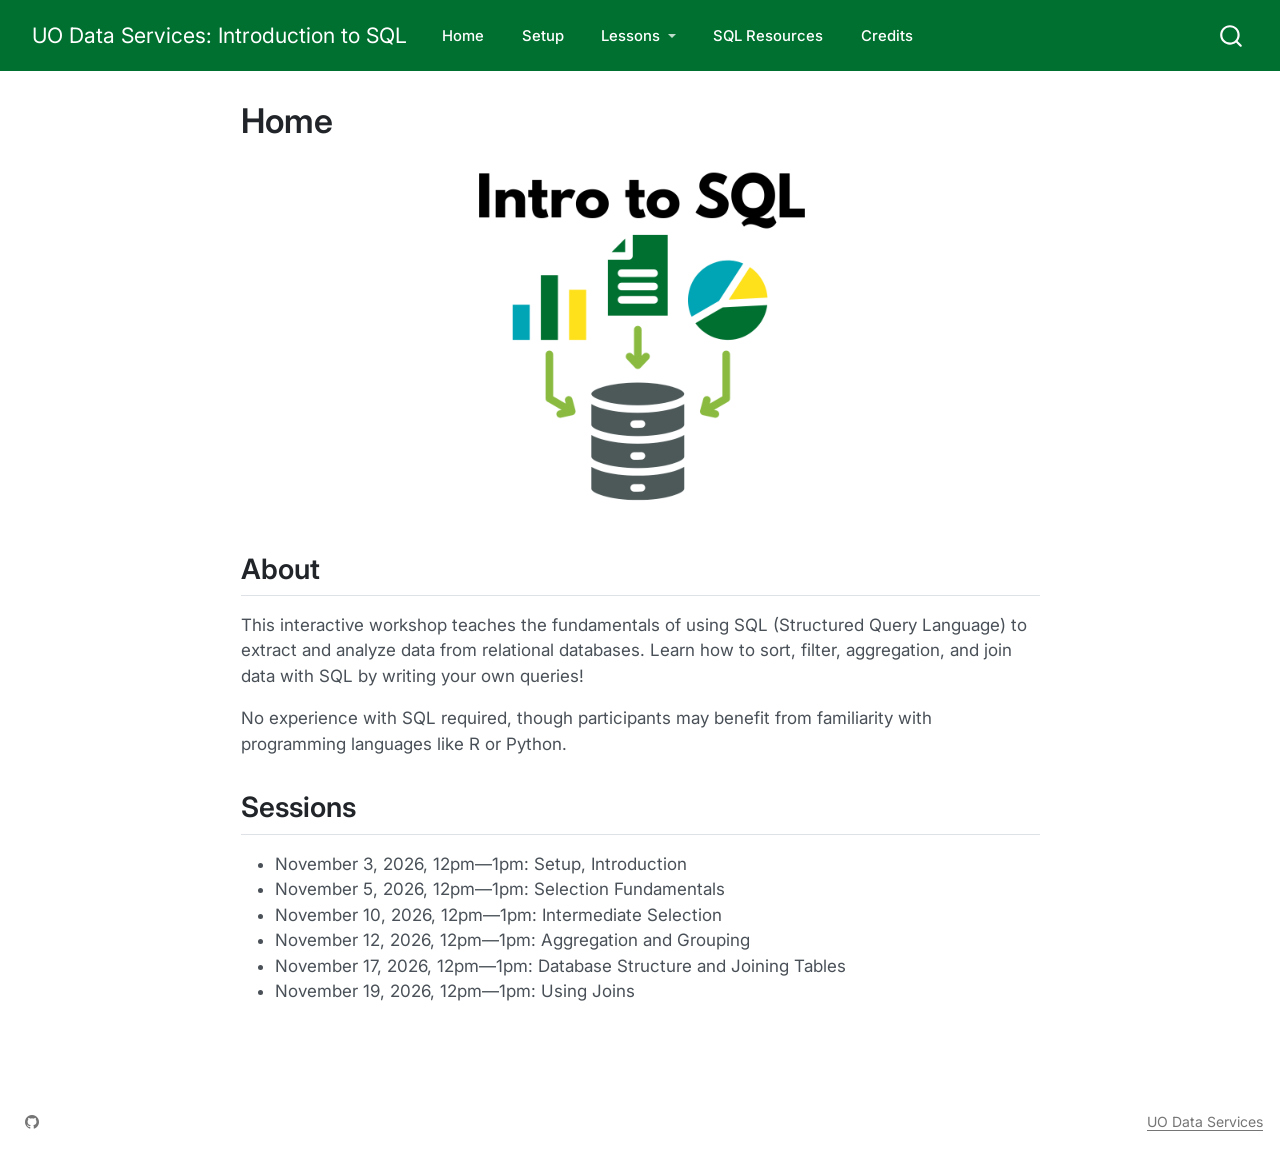
<file: index.html>
<!DOCTYPE html>
<html xmlns="http://www.w3.org/1999/xhtml" lang="en" xml:lang="en"><head>

<meta charset="utf-8">
<meta name="generator" content="quarto-1.8.17">

<meta name="viewport" content="width=device-width, initial-scale=1.0, user-scalable=yes">


<title>Home – UO Data Services: Introduction to SQL</title>
<style>
code{white-space: pre-wrap;}
span.smallcaps{font-variant: small-caps;}
div.columns{display: flex; gap: min(4vw, 1.5em);}
div.column{flex: auto; overflow-x: auto;}
div.hanging-indent{margin-left: 1.5em; text-indent: -1.5em;}
ul.task-list{list-style: none;}
ul.task-list li input[type="checkbox"] {
  width: 0.8em;
  margin: 0 0.8em 0.2em -1em; /* quarto-specific, see https://github.com/quarto-dev/quarto-cli/issues/4556 */ 
  vertical-align: middle;
}
</style>


<script src="site_libs/quarto-nav/quarto-nav.js"></script>
<script src="site_libs/quarto-nav/headroom.min.js"></script>
<script src="site_libs/clipboard/clipboard.min.js"></script>
<script src="site_libs/quarto-search/autocomplete.umd.js"></script>
<script src="site_libs/quarto-search/fuse.min.js"></script>
<script src="site_libs/quarto-search/quarto-search.js"></script>
<meta name="quarto:offset" content="./">
<script src="site_libs/quarto-html/quarto.js" type="module"></script>
<script src="site_libs/quarto-html/tabsets/tabsets.js" type="module"></script>
<script src="site_libs/quarto-html/axe/axe-check.js" type="module"></script>
<script src="site_libs/quarto-html/popper.min.js"></script>
<script src="site_libs/quarto-html/tippy.umd.min.js"></script>
<script src="site_libs/quarto-html/anchor.min.js"></script>
<link href="site_libs/quarto-html/tippy.css" rel="stylesheet">
<link href="site_libs/quarto-html/quarto-syntax-highlighting-c2d8198b7f72dec16de60f0cb3fab69f.css" rel="stylesheet" id="quarto-text-highlighting-styles">
<script src="site_libs/bootstrap/bootstrap.min.js"></script>
<link href="site_libs/bootstrap/bootstrap-icons.css" rel="stylesheet">
<link href="site_libs/bootstrap/bootstrap-25d36f370f74572310f8908c5fb308fd.min.css" rel="stylesheet" append-hash="true" id="quarto-bootstrap" data-mode="light">
<script id="quarto-search-options" type="application/json">{
  "location": "navbar",
  "copy-button": false,
  "collapse-after": 3,
  "panel-placement": "end",
  "type": "overlay",
  "limit": 50,
  "keyboard-shortcut": [
    "f",
    "/",
    "s"
  ],
  "show-item-context": false,
  "language": {
    "search-no-results-text": "No results",
    "search-matching-documents-text": "matching documents",
    "search-copy-link-title": "Copy link to search",
    "search-hide-matches-text": "Hide additional matches",
    "search-more-match-text": "more match in this document",
    "search-more-matches-text": "more matches in this document",
    "search-clear-button-title": "Clear",
    "search-text-placeholder": "",
    "search-detached-cancel-button-title": "Cancel",
    "search-submit-button-title": "Submit",
    "search-label": "Search"
  }
}</script>


<link rel="stylesheet" href="styles.css">
<link rel="stylesheet" href="include/webex.css">
</head>

<body class="nav-fixed fullcontent quarto-light">

<div id="quarto-search-results"></div>
  <header id="quarto-header" class="headroom fixed-top">
    <nav class="navbar navbar-expand-lg " data-bs-theme="dark">
      <div class="navbar-container container-fluid">
      <div class="navbar-brand-container mx-auto">
    <a href="./index.html" class="navbar-brand navbar-brand-logo">
    </a>
    <a class="navbar-brand" href="./index.html">
    <span class="navbar-title">UO Data Services: Introduction to SQL</span>
    </a>
  </div>
            <div id="quarto-search" class="" title="Search"></div>
          <button class="navbar-toggler" type="button" data-bs-toggle="collapse" data-bs-target="#navbarCollapse" aria-controls="navbarCollapse" role="menu" aria-expanded="false" aria-label="Toggle navigation" onclick="if (window.quartoToggleHeadroom) { window.quartoToggleHeadroom(); }">
  <span class="navbar-toggler-icon"></span>
</button>
          <div class="collapse navbar-collapse" id="navbarCollapse">
            <ul class="navbar-nav navbar-nav-scroll me-auto">
  <li class="nav-item">
    <a class="nav-link active" href="./index.html" aria-current="page"> 
<span class="menu-text">Home</span></a>
  </li>  
  <li class="nav-item">
    <a class="nav-link" href="./setup.html"> 
<span class="menu-text">Setup</span></a>
  </li>  
  <li class="nav-item dropdown ">
    <a class="nav-link dropdown-toggle" href="#" id="nav-menu-lessons" role="link" data-bs-toggle="dropdown" aria-expanded="false">
 <span class="menu-text">Lessons</span>
    </a>
    <ul class="dropdown-menu" aria-labelledby="nav-menu-lessons">    
        <li>
    <a class="dropdown-item" href="./lessons/lesson-1.html">
 <span class="dropdown-text">Introduction</span></a>
  </li>  
        <li>
    <a class="dropdown-item" href="./lessons/lesson-2.html">
 <span class="dropdown-text">Selection Fundamentals</span></a>
  </li>  
        <li>
    <a class="dropdown-item" href="./lessons/lesson-3.html">
 <span class="dropdown-text">Intermediate Selection</span></a>
  </li>  
        <li>
    <a class="dropdown-item" href="./lessons/lesson-4.html">
 <span class="dropdown-text">Aggregation and Grouping</span></a>
  </li>  
        <li>
    <a class="dropdown-item" href="./lessons/lesson-5.html">
 <span class="dropdown-text">Database Structure and Joining Tables</span></a>
  </li>  
        <li>
    <a class="dropdown-item" href="./lessons/lesson-6.html">
 <span class="dropdown-text">Using Joins</span></a>
  </li>  
    </ul>
  </li>
  <li class="nav-item">
    <a class="nav-link" href="./resources.html"> 
<span class="menu-text">SQL Resources</span></a>
  </li>  
  <li class="nav-item">
    <a class="nav-link" href="./credits.html"> 
<span class="menu-text">Credits</span></a>
  </li>  
</ul>
          </div> <!-- /navcollapse -->
            <div class="quarto-navbar-tools">
</div>
      </div> <!-- /container-fluid -->
    </nav>
</header>
<!-- content -->
<div id="quarto-content" class="quarto-container page-columns page-rows-contents page-layout-article page-navbar">
<!-- sidebar -->
<!-- margin-sidebar -->
    
<!-- main -->
<main class="content" id="quarto-document-content">

<header id="title-block-header" class="quarto-title-block default">
<div class="quarto-title">
<h1 class="title">Home</h1>
</div>



<div class="quarto-title-meta">

    
  
    
  </div>
  


</header>


<div class="quarto-figure quarto-figure-center">
<figure class="figure">
<p><img src="images/sql-logo.png" class="img-fluid quarto-figure quarto-figure-center figure-img" width="400"></p>
</figure>
</div>
<section id="about" class="level2">
<h2 class="anchored" data-anchor-id="about">About</h2>
<p>This interactive workshop teaches the fundamentals of using SQL (Structured Query Language) to extract and analyze data from relational databases. Learn how to sort, filter, aggregation, and join data with SQL by writing your own queries!</p>
<p>No experience with SQL required, though participants may benefit from familiarity with programming languages like R or Python.</p>
</section>
<section id="sessions" class="level2">
<h2 class="anchored" data-anchor-id="sessions">Sessions</h2>
<ul>
<li>November 3, 2026, 12pm—1pm: Setup, Introduction</li>
<li>November 5, 2026, 12pm—1pm: Selection Fundamentals</li>
<li>November 10, 2026, 12pm—1pm: Intermediate Selection</li>
<li>November 12, 2026, 12pm—1pm: Aggregation and Grouping</li>
<li>November 17, 2026, 12pm—1pm: Database Structure and Joining Tables</li>
<li>November 19, 2026, 12pm—1pm: Using Joins</li>
</ul>


</section>

</main> <!-- /main -->
<script>

/* update total correct if #webex-total_correct exists */
update_total_correct = function() {
  console.log("webex: update total_correct");

  var t = document.getElementsByClassName("webex-total_correct");
  for (var i = 0; i < t.length; i++) {
    p = t[i].parentElement;
    var correct = p.getElementsByClassName("webex-correct").length;
    var solvemes = p.getElementsByClassName("webex-solveme").length;
    var radiogroups = p.getElementsByClassName("webex-radiogroup").length;
    var selects = p.getElementsByClassName("webex-select").length;

    t[i].innerHTML = correct + " of " + (solvemes + radiogroups + selects) + " correct";
  }
}

/* webex-solution button toggling function */
b_func = function() {
  console.log("webex: toggle hide");

  var cl = this.parentElement.classList;
  if (cl.contains('open')) {
    cl.remove("open");
  } else {
    cl.add("open");
  }
}

/* check answers */
check_func = function() {
  console.log("webex: check answers");

  var cl = this.parentElement.classList;
  if (cl.contains('unchecked')) {
    cl.remove("unchecked");
    this.innerHTML = "Hide Answers";
  } else {
    cl.add("unchecked");
    this.innerHTML = "Show Answers";
  }
}

/* function for checking solveme answers */
solveme_func = function(e) {
  console.log("webex: check solveme");

  var real_answers = JSON.parse(this.dataset.answer);
  var my_answer = this.value;
  var cl = this.classList;
  if (cl.contains("ignorecase")) {
    my_answer = my_answer.toLowerCase();
  }
  if (cl.contains("nospaces")) {
    my_answer = my_answer.replace(/ /g, "")
  }

  if (my_answer == "") {
    cl.remove("webex-correct");
    cl.remove("webex-incorrect");
  } else if (real_answers.includes(my_answer)) {
    cl.add("webex-correct");
    cl.remove("webex-incorrect");
  } else {
    cl.add("webex-incorrect");
    cl.remove("webex-correct");
  }

  // match numeric answers within a specified tolerance
  if(this.dataset.tol > 0){
    var tol = JSON.parse(this.dataset.tol);
    var matches = real_answers.map(x => Math.abs(x - my_answer) < tol)
    if (matches.reduce((a, b) => a + b, 0) > 0) {
      cl.add("webex-correct");
    } else {
      cl.remove("webex-correct");
    }
  }

  // added regex bit
  if (cl.contains("regex")){
    answer_regex = RegExp(real_answers.join("|"))
    if (answer_regex.test(my_answer)) {
      cl.add("webex-correct");
    }
  }

  update_total_correct();
}

/* function for checking select answers */
select_func = function(e) {
  console.log("webex: check select");

  var cl = this.classList

  /* add style */
  cl.remove("webex-incorrect");
  cl.remove("webex-correct");
  if (this.value == "answer") {
    cl.add("webex-correct");
  } else if (this.value != "blank") {
    cl.add("webex-incorrect");
  }

  update_total_correct();
}

/* function for checking radiogroups answers */
radiogroups_func = function(e) {
  console.log("webex: check radiogroups");

  var checked_button = document.querySelector('input[name=' + this.id + ']:checked');
  var cl = checked_button.parentElement.classList;
  var labels = checked_button.parentElement.parentElement.children;

  /* get rid of styles */
  for (i = 0; i < labels.length; i++) {
    labels[i].classList.remove("webex-incorrect");
    labels[i].classList.remove("webex-correct");
  }

  /* add style */
  if (checked_button.value == "answer") {
    cl.add("webex-correct");
  } else {
    cl.add("webex-incorrect");
  }

  update_total_correct();
}

window.onload = function() {
  console.log("webex onload");
  /* set up solution buttons */
  var buttons = document.getElementsByTagName("button");

  for (var i = 0; i < buttons.length; i++) {
    if (buttons[i].parentElement.classList.contains('webex-solution')) {
      buttons[i].onclick = b_func;
    }
  }

  var check_sections = document.getElementsByClassName("webex-check");
  console.log("check:", check_sections.length);
  for (var i = 0; i < check_sections.length; i++) {
    check_sections[i].classList.add("unchecked");

    let btn = document.createElement("button");
    btn.innerHTML = "Show Answers";
    btn.classList.add("webex-check-button");
    btn.onclick = check_func;
    check_sections[i].appendChild(btn);

    let spn = document.createElement("span");
    spn.classList.add("webex-total_correct");
    check_sections[i].appendChild(spn);
  }

  /* set up webex-solveme inputs */
  var solveme = document.getElementsByClassName("webex-solveme");

  for (var i = 0; i < solveme.length; i++) {
    /* make sure input boxes don't auto-anything */
    solveme[i].setAttribute("autocomplete","off");
    solveme[i].setAttribute("autocorrect", "off");
    solveme[i].setAttribute("autocapitalize", "off");
    solveme[i].setAttribute("spellcheck", "false");
    solveme[i].value = "";

    /* adjust answer for ignorecase or nospaces */
    var cl = solveme[i].classList;
    var real_answer = solveme[i].dataset.answer;
    if (cl.contains("ignorecase")) {
      real_answer = real_answer.toLowerCase();
    }
    if (cl.contains("nospaces")) {
      real_answer = real_answer.replace(/ /g, "");
    }
    solveme[i].dataset.answer = real_answer;

    /* attach checking function */
    solveme[i].onkeyup = solveme_func;
    solveme[i].onchange = solveme_func;

    solveme[i].insertAdjacentHTML("afterend", " <span class='webex-icon'></span>")
  }

  /* set up radiogroups */
  var radiogroups = document.getElementsByClassName("webex-radiogroup");
  for (var i = 0; i < radiogroups.length; i++) {
    radiogroups[i].onchange = radiogroups_func;
  }

  /* set up selects */
  var selects = document.getElementsByClassName("webex-select");
  for (var i = 0; i < selects.length; i++) {
    selects[i].onchange = select_func;
    selects[i].insertAdjacentHTML("afterend", " <span class='webex-icon'></span>")
  }

  update_total_correct();
}

</script>
<script id="quarto-html-after-body" type="application/javascript">
  window.document.addEventListener("DOMContentLoaded", function (event) {
    const icon = "";
    const anchorJS = new window.AnchorJS();
    anchorJS.options = {
      placement: 'right',
      icon: icon
    };
    anchorJS.add('.anchored');
    const isCodeAnnotation = (el) => {
      for (const clz of el.classList) {
        if (clz.startsWith('code-annotation-')) {                     
          return true;
        }
      }
      return false;
    }
    const onCopySuccess = function(e) {
      // button target
      const button = e.trigger;
      // don't keep focus
      button.blur();
      // flash "checked"
      button.classList.add('code-copy-button-checked');
      var currentTitle = button.getAttribute("title");
      button.setAttribute("title", "Copied!");
      let tooltip;
      if (window.bootstrap) {
        button.setAttribute("data-bs-toggle", "tooltip");
        button.setAttribute("data-bs-placement", "left");
        button.setAttribute("data-bs-title", "Copied!");
        tooltip = new bootstrap.Tooltip(button, 
          { trigger: "manual", 
            customClass: "code-copy-button-tooltip",
            offset: [0, -8]});
        tooltip.show();    
      }
      setTimeout(function() {
        if (tooltip) {
          tooltip.hide();
          button.removeAttribute("data-bs-title");
          button.removeAttribute("data-bs-toggle");
          button.removeAttribute("data-bs-placement");
        }
        button.setAttribute("title", currentTitle);
        button.classList.remove('code-copy-button-checked');
      }, 1000);
      // clear code selection
      e.clearSelection();
    }
    const getTextToCopy = function(trigger) {
        const codeEl = trigger.previousElementSibling.cloneNode(true);
        for (const childEl of codeEl.children) {
          if (isCodeAnnotation(childEl)) {
            childEl.remove();
          }
        }
        return codeEl.innerText;
    }
    const clipboard = new window.ClipboardJS('.code-copy-button:not([data-in-quarto-modal])', {
      text: getTextToCopy
    });
    clipboard.on('success', onCopySuccess);
    if (window.document.getElementById('quarto-embedded-source-code-modal')) {
      const clipboardModal = new window.ClipboardJS('.code-copy-button[data-in-quarto-modal]', {
        text: getTextToCopy,
        container: window.document.getElementById('quarto-embedded-source-code-modal')
      });
      clipboardModal.on('success', onCopySuccess);
    }
      var localhostRegex = new RegExp(/^(?:http|https):\/\/localhost\:?[0-9]*\//);
      var mailtoRegex = new RegExp(/^mailto:/);
        var filterRegex = new RegExp("https:\/\/wintere\.github\.io\/intro-sql\/");
      var isInternal = (href) => {
          return filterRegex.test(href) || localhostRegex.test(href) || mailtoRegex.test(href);
      }
      // Inspect non-navigation links and adorn them if external
     var links = window.document.querySelectorAll('a[href]:not(.nav-link):not(.navbar-brand):not(.toc-action):not(.sidebar-link):not(.sidebar-item-toggle):not(.pagination-link):not(.no-external):not([aria-hidden]):not(.dropdown-item):not(.quarto-navigation-tool):not(.about-link)');
      for (var i=0; i<links.length; i++) {
        const link = links[i];
        if (!isInternal(link.href)) {
          // undo the damage that might have been done by quarto-nav.js in the case of
          // links that we want to consider external
          if (link.dataset.originalHref !== undefined) {
            link.href = link.dataset.originalHref;
          }
        }
      }
    function tippyHover(el, contentFn, onTriggerFn, onUntriggerFn) {
      const config = {
        allowHTML: true,
        maxWidth: 500,
        delay: 100,
        arrow: false,
        appendTo: function(el) {
            return el.parentElement;
        },
        interactive: true,
        interactiveBorder: 10,
        theme: 'quarto',
        placement: 'bottom-start',
      };
      if (contentFn) {
        config.content = contentFn;
      }
      if (onTriggerFn) {
        config.onTrigger = onTriggerFn;
      }
      if (onUntriggerFn) {
        config.onUntrigger = onUntriggerFn;
      }
      window.tippy(el, config); 
    }
    const noterefs = window.document.querySelectorAll('a[role="doc-noteref"]');
    for (var i=0; i<noterefs.length; i++) {
      const ref = noterefs[i];
      tippyHover(ref, function() {
        // use id or data attribute instead here
        let href = ref.getAttribute('data-footnote-href') || ref.getAttribute('href');
        try { href = new URL(href).hash; } catch {}
        const id = href.replace(/^#\/?/, "");
        const note = window.document.getElementById(id);
        if (note) {
          return note.innerHTML;
        } else {
          return "";
        }
      });
    }
    const xrefs = window.document.querySelectorAll('a.quarto-xref');
    const processXRef = (id, note) => {
      // Strip column container classes
      const stripColumnClz = (el) => {
        el.classList.remove("page-full", "page-columns");
        if (el.children) {
          for (const child of el.children) {
            stripColumnClz(child);
          }
        }
      }
      stripColumnClz(note)
      if (id === null || id.startsWith('sec-')) {
        // Special case sections, only their first couple elements
        const container = document.createElement("div");
        if (note.children && note.children.length > 2) {
          container.appendChild(note.children[0].cloneNode(true));
          for (let i = 1; i < note.children.length; i++) {
            const child = note.children[i];
            if (child.tagName === "P" && child.innerText === "") {
              continue;
            } else {
              container.appendChild(child.cloneNode(true));
              break;
            }
          }
          if (window.Quarto?.typesetMath) {
            window.Quarto.typesetMath(container);
          }
          return container.innerHTML
        } else {
          if (window.Quarto?.typesetMath) {
            window.Quarto.typesetMath(note);
          }
          return note.innerHTML;
        }
      } else {
        // Remove any anchor links if they are present
        const anchorLink = note.querySelector('a.anchorjs-link');
        if (anchorLink) {
          anchorLink.remove();
        }
        if (window.Quarto?.typesetMath) {
          window.Quarto.typesetMath(note);
        }
        if (note.classList.contains("callout")) {
          return note.outerHTML;
        } else {
          return note.innerHTML;
        }
      }
    }
    for (var i=0; i<xrefs.length; i++) {
      const xref = xrefs[i];
      tippyHover(xref, undefined, function(instance) {
        instance.disable();
        let url = xref.getAttribute('href');
        let hash = undefined; 
        if (url.startsWith('#')) {
          hash = url;
        } else {
          try { hash = new URL(url).hash; } catch {}
        }
        if (hash) {
          const id = hash.replace(/^#\/?/, "");
          const note = window.document.getElementById(id);
          if (note !== null) {
            try {
              const html = processXRef(id, note.cloneNode(true));
              instance.setContent(html);
            } finally {
              instance.enable();
              instance.show();
            }
          } else {
            // See if we can fetch this
            fetch(url.split('#')[0])
            .then(res => res.text())
            .then(html => {
              const parser = new DOMParser();
              const htmlDoc = parser.parseFromString(html, "text/html");
              const note = htmlDoc.getElementById(id);
              if (note !== null) {
                const html = processXRef(id, note);
                instance.setContent(html);
              } 
            }).finally(() => {
              instance.enable();
              instance.show();
            });
          }
        } else {
          // See if we can fetch a full url (with no hash to target)
          // This is a special case and we should probably do some content thinning / targeting
          fetch(url)
          .then(res => res.text())
          .then(html => {
            const parser = new DOMParser();
            const htmlDoc = parser.parseFromString(html, "text/html");
            const note = htmlDoc.querySelector('main.content');
            if (note !== null) {
              // This should only happen for chapter cross references
              // (since there is no id in the URL)
              // remove the first header
              if (note.children.length > 0 && note.children[0].tagName === "HEADER") {
                note.children[0].remove();
              }
              const html = processXRef(null, note);
              instance.setContent(html);
            } 
          }).finally(() => {
            instance.enable();
            instance.show();
          });
        }
      }, function(instance) {
      });
    }
        let selectedAnnoteEl;
        const selectorForAnnotation = ( cell, annotation) => {
          let cellAttr = 'data-code-cell="' + cell + '"';
          let lineAttr = 'data-code-annotation="' +  annotation + '"';
          const selector = 'span[' + cellAttr + '][' + lineAttr + ']';
          return selector;
        }
        const selectCodeLines = (annoteEl) => {
          const doc = window.document;
          const targetCell = annoteEl.getAttribute("data-target-cell");
          const targetAnnotation = annoteEl.getAttribute("data-target-annotation");
          const annoteSpan = window.document.querySelector(selectorForAnnotation(targetCell, targetAnnotation));
          const lines = annoteSpan.getAttribute("data-code-lines").split(",");
          const lineIds = lines.map((line) => {
            return targetCell + "-" + line;
          })
          let top = null;
          let height = null;
          let parent = null;
          if (lineIds.length > 0) {
              //compute the position of the single el (top and bottom and make a div)
              const el = window.document.getElementById(lineIds[0]);
              top = el.offsetTop;
              height = el.offsetHeight;
              parent = el.parentElement.parentElement;
            if (lineIds.length > 1) {
              const lastEl = window.document.getElementById(lineIds[lineIds.length - 1]);
              const bottom = lastEl.offsetTop + lastEl.offsetHeight;
              height = bottom - top;
            }
            if (top !== null && height !== null && parent !== null) {
              // cook up a div (if necessary) and position it 
              let div = window.document.getElementById("code-annotation-line-highlight");
              if (div === null) {
                div = window.document.createElement("div");
                div.setAttribute("id", "code-annotation-line-highlight");
                div.style.position = 'absolute';
                parent.appendChild(div);
              }
              div.style.top = top - 2 + "px";
              div.style.height = height + 4 + "px";
              div.style.left = 0;
              let gutterDiv = window.document.getElementById("code-annotation-line-highlight-gutter");
              if (gutterDiv === null) {
                gutterDiv = window.document.createElement("div");
                gutterDiv.setAttribute("id", "code-annotation-line-highlight-gutter");
                gutterDiv.style.position = 'absolute';
                const codeCell = window.document.getElementById(targetCell);
                const gutter = codeCell.querySelector('.code-annotation-gutter');
                gutter.appendChild(gutterDiv);
              }
              gutterDiv.style.top = top - 2 + "px";
              gutterDiv.style.height = height + 4 + "px";
            }
            selectedAnnoteEl = annoteEl;
          }
        };
        const unselectCodeLines = () => {
          const elementsIds = ["code-annotation-line-highlight", "code-annotation-line-highlight-gutter"];
          elementsIds.forEach((elId) => {
            const div = window.document.getElementById(elId);
            if (div) {
              div.remove();
            }
          });
          selectedAnnoteEl = undefined;
        };
          // Handle positioning of the toggle
      window.addEventListener(
        "resize",
        throttle(() => {
          elRect = undefined;
          if (selectedAnnoteEl) {
            selectCodeLines(selectedAnnoteEl);
          }
        }, 10)
      );
      function throttle(fn, ms) {
      let throttle = false;
      let timer;
        return (...args) => {
          if(!throttle) { // first call gets through
              fn.apply(this, args);
              throttle = true;
          } else { // all the others get throttled
              if(timer) clearTimeout(timer); // cancel #2
              timer = setTimeout(() => {
                fn.apply(this, args);
                timer = throttle = false;
              }, ms);
          }
        };
      }
        // Attach click handler to the DT
        const annoteDls = window.document.querySelectorAll('dt[data-target-cell]');
        for (const annoteDlNode of annoteDls) {
          annoteDlNode.addEventListener('click', (event) => {
            const clickedEl = event.target;
            if (clickedEl !== selectedAnnoteEl) {
              unselectCodeLines();
              const activeEl = window.document.querySelector('dt[data-target-cell].code-annotation-active');
              if (activeEl) {
                activeEl.classList.remove('code-annotation-active');
              }
              selectCodeLines(clickedEl);
              clickedEl.classList.add('code-annotation-active');
            } else {
              // Unselect the line
              unselectCodeLines();
              clickedEl.classList.remove('code-annotation-active');
            }
          });
        }
    const findCites = (el) => {
      const parentEl = el.parentElement;
      if (parentEl) {
        const cites = parentEl.dataset.cites;
        if (cites) {
          return {
            el,
            cites: cites.split(' ')
          };
        } else {
          return findCites(el.parentElement)
        }
      } else {
        return undefined;
      }
    };
    var bibliorefs = window.document.querySelectorAll('a[role="doc-biblioref"]');
    for (var i=0; i<bibliorefs.length; i++) {
      const ref = bibliorefs[i];
      const citeInfo = findCites(ref);
      if (citeInfo) {
        tippyHover(citeInfo.el, function() {
          var popup = window.document.createElement('div');
          citeInfo.cites.forEach(function(cite) {
            var citeDiv = window.document.createElement('div');
            citeDiv.classList.add('hanging-indent');
            citeDiv.classList.add('csl-entry');
            var biblioDiv = window.document.getElementById('ref-' + cite);
            if (biblioDiv) {
              citeDiv.innerHTML = biblioDiv.innerHTML;
            }
            popup.appendChild(citeDiv);
          });
          return popup.innerHTML;
        });
      }
    }
  });
  </script>
</div> <!-- /content -->
<footer class="footer">
  <div class="nav-footer">
    <div class="nav-footer-left">
      <ul class="footer-items list-unstyled">
    <li class="nav-item compact">
    <a class="nav-link" href="https://github.com/wintere/intro-sql">
      <i class="bi bi-github" role="img">
</i> 
    </a>
  </li>  
</ul>
    </div>   
    <div class="nav-footer-center">
      &nbsp;
    </div>
    <div class="nav-footer-right">
<p><a href="https://library.uoregon.edu/data-services">UO Data Services</a></p>
</div>
  </div>
</footer>




</body></html>
</file>
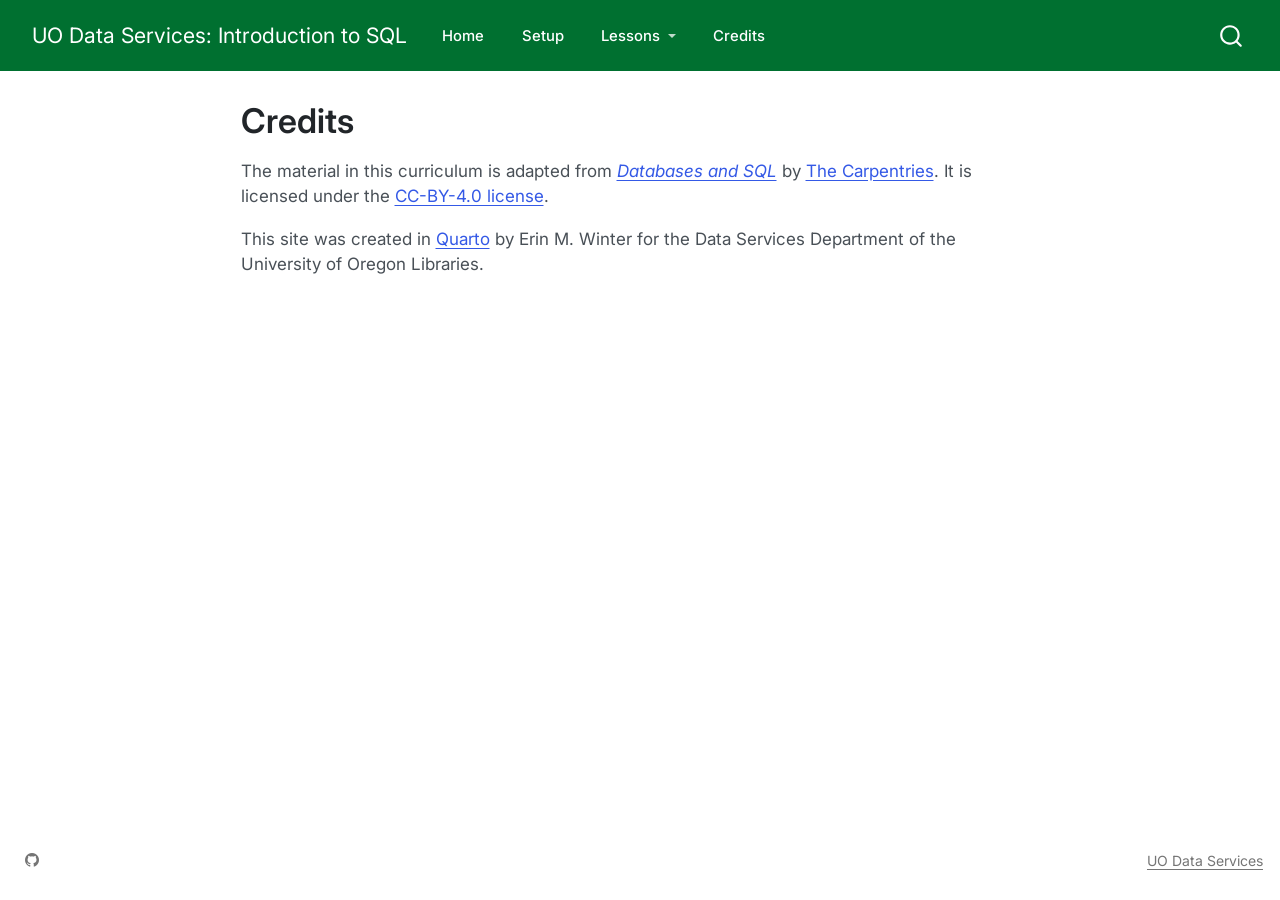
<file: credits.html>
<!DOCTYPE html>
<html xmlns="http://www.w3.org/1999/xhtml" lang="en" xml:lang="en"><head>

<meta charset="utf-8">
<meta name="generator" content="quarto-1.8.17">

<meta name="viewport" content="width=device-width, initial-scale=1.0, user-scalable=yes">


<title>Credits – UO Data Services: Introduction to SQL</title>
<style>
code{white-space: pre-wrap;}
span.smallcaps{font-variant: small-caps;}
div.columns{display: flex; gap: min(4vw, 1.5em);}
div.column{flex: auto; overflow-x: auto;}
div.hanging-indent{margin-left: 1.5em; text-indent: -1.5em;}
ul.task-list{list-style: none;}
ul.task-list li input[type="checkbox"] {
  width: 0.8em;
  margin: 0 0.8em 0.2em -1em; /* quarto-specific, see https://github.com/quarto-dev/quarto-cli/issues/4556 */ 
  vertical-align: middle;
}
</style>


<script src="site_libs/quarto-nav/quarto-nav.js"></script>
<script src="site_libs/quarto-nav/headroom.min.js"></script>
<script src="site_libs/clipboard/clipboard.min.js"></script>
<script src="site_libs/quarto-search/autocomplete.umd.js"></script>
<script src="site_libs/quarto-search/fuse.min.js"></script>
<script src="site_libs/quarto-search/quarto-search.js"></script>
<meta name="quarto:offset" content="./">
<script src="site_libs/quarto-html/quarto.js" type="module"></script>
<script src="site_libs/quarto-html/tabsets/tabsets.js" type="module"></script>
<script src="site_libs/quarto-html/axe/axe-check.js" type="module"></script>
<script src="site_libs/quarto-html/popper.min.js"></script>
<script src="site_libs/quarto-html/tippy.umd.min.js"></script>
<script src="site_libs/quarto-html/anchor.min.js"></script>
<link href="site_libs/quarto-html/tippy.css" rel="stylesheet">
<link href="site_libs/quarto-html/quarto-syntax-highlighting-c2d8198b7f72dec16de60f0cb3fab69f.css" rel="stylesheet" id="quarto-text-highlighting-styles">
<script src="site_libs/bootstrap/bootstrap.min.js"></script>
<link href="site_libs/bootstrap/bootstrap-icons.css" rel="stylesheet">
<link href="site_libs/bootstrap/bootstrap-25d36f370f74572310f8908c5fb308fd.min.css" rel="stylesheet" append-hash="true" id="quarto-bootstrap" data-mode="light">
<script id="quarto-search-options" type="application/json">{
  "location": "navbar",
  "copy-button": false,
  "collapse-after": 3,
  "panel-placement": "end",
  "type": "overlay",
  "limit": 50,
  "keyboard-shortcut": [
    "f",
    "/",
    "s"
  ],
  "show-item-context": false,
  "language": {
    "search-no-results-text": "No results",
    "search-matching-documents-text": "matching documents",
    "search-copy-link-title": "Copy link to search",
    "search-hide-matches-text": "Hide additional matches",
    "search-more-match-text": "more match in this document",
    "search-more-matches-text": "more matches in this document",
    "search-clear-button-title": "Clear",
    "search-text-placeholder": "",
    "search-detached-cancel-button-title": "Cancel",
    "search-submit-button-title": "Submit",
    "search-label": "Search"
  }
}</script>


<link rel="stylesheet" href="styles.css">
<link rel="stylesheet" href="include/webex.css">
</head>

<body class="nav-fixed fullcontent quarto-light">

<div id="quarto-search-results"></div>
  <header id="quarto-header" class="headroom fixed-top">
    <nav class="navbar navbar-expand-lg " data-bs-theme="dark">
      <div class="navbar-container container-fluid">
      <div class="navbar-brand-container mx-auto">
    <a href="./index.html" class="navbar-brand navbar-brand-logo">
    </a>
    <a class="navbar-brand" href="./index.html">
    <span class="navbar-title">UO Data Services: Introduction to SQL</span>
    </a>
  </div>
            <div id="quarto-search" class="" title="Search"></div>
          <button class="navbar-toggler" type="button" data-bs-toggle="collapse" data-bs-target="#navbarCollapse" aria-controls="navbarCollapse" role="menu" aria-expanded="false" aria-label="Toggle navigation" onclick="if (window.quartoToggleHeadroom) { window.quartoToggleHeadroom(); }">
  <span class="navbar-toggler-icon"></span>
</button>
          <div class="collapse navbar-collapse" id="navbarCollapse">
            <ul class="navbar-nav navbar-nav-scroll me-auto">
  <li class="nav-item">
    <a class="nav-link" href="./index.html"> 
<span class="menu-text">Home</span></a>
  </li>  
  <li class="nav-item">
    <a class="nav-link" href="./setup.html"> 
<span class="menu-text">Setup</span></a>
  </li>  
  <li class="nav-item dropdown ">
    <a class="nav-link dropdown-toggle" href="#" id="nav-menu-lessons" role="link" data-bs-toggle="dropdown" aria-expanded="false">
 <span class="menu-text">Lessons</span>
    </a>
    <ul class="dropdown-menu" aria-labelledby="nav-menu-lessons">    
        <li>
    <a class="dropdown-item" href="./lessons/lesson-1.html">
 <span class="dropdown-text">Introduction</span></a>
  </li>  
        <li>
    <a class="dropdown-item" href="./lessons/lesson-2.html">
 <span class="dropdown-text">Selection Fundamentals</span></a>
  </li>  
        <li>
    <a class="dropdown-item" href="./lessons/lesson-3.html">
 <span class="dropdown-text">Intermediate Selection</span></a>
  </li>  
        <li>
    <a class="dropdown-item" href="./lessons/lesson-4.html">
 <span class="dropdown-text">Aggregation and Grouping</span></a>
  </li>  
        <li>
    <a class="dropdown-item" href="./lessons/lesson-5.html">
 <span class="dropdown-text">Database Structure and Joining Tables</span></a>
  </li>  
    </ul>
  </li>
  <li class="nav-item">
    <a class="nav-link active" href="./credits.html" aria-current="page"> 
<span class="menu-text">Credits</span></a>
  </li>  
</ul>
          </div> <!-- /navcollapse -->
            <div class="quarto-navbar-tools">
</div>
      </div> <!-- /container-fluid -->
    </nav>
</header>
<!-- content -->
<div id="quarto-content" class="quarto-container page-columns page-rows-contents page-layout-article page-navbar">
<!-- sidebar -->
<!-- margin-sidebar -->
    
<!-- main -->
<main class="content" id="quarto-document-content">

<header id="title-block-header" class="quarto-title-block default">
<div class="quarto-title">
<h1 class="title">Credits</h1>
</div>



<div class="quarto-title-meta">

    
  
    
  </div>
  


</header>


<p>The material in this curriculum is adapted from <a href="https://swcarpentry.github.io/sql-novice-survey/"><em>Databases and SQL</em></a> by <a href="https://carpentries.org/">The Carpentries</a>. It is licensed under the <a href="https://creativecommons.org/licenses/by/4.0/">CC-BY-4.0 license</a>.</p>
<p>This site was created in <a href="https://quarto.org/">Quarto</a> by Erin M. Winter for the Data Services Department of the University of Oregon Libraries.</p>



</main> <!-- /main -->
<script>

/* update total correct if #webex-total_correct exists */
update_total_correct = function() {
  console.log("webex: update total_correct");

  var t = document.getElementsByClassName("webex-total_correct");
  for (var i = 0; i < t.length; i++) {
    p = t[i].parentElement;
    var correct = p.getElementsByClassName("webex-correct").length;
    var solvemes = p.getElementsByClassName("webex-solveme").length;
    var radiogroups = p.getElementsByClassName("webex-radiogroup").length;
    var selects = p.getElementsByClassName("webex-select").length;

    t[i].innerHTML = correct + " of " + (solvemes + radiogroups + selects) + " correct";
  }
}

/* webex-solution button toggling function */
b_func = function() {
  console.log("webex: toggle hide");

  var cl = this.parentElement.classList;
  if (cl.contains('open')) {
    cl.remove("open");
  } else {
    cl.add("open");
  }
}

/* check answers */
check_func = function() {
  console.log("webex: check answers");

  var cl = this.parentElement.classList;
  if (cl.contains('unchecked')) {
    cl.remove("unchecked");
    this.innerHTML = "Hide Answers";
  } else {
    cl.add("unchecked");
    this.innerHTML = "Show Answers";
  }
}

/* function for checking solveme answers */
solveme_func = function(e) {
  console.log("webex: check solveme");

  var real_answers = JSON.parse(this.dataset.answer);
  var my_answer = this.value;
  var cl = this.classList;
  if (cl.contains("ignorecase")) {
    my_answer = my_answer.toLowerCase();
  }
  if (cl.contains("nospaces")) {
    my_answer = my_answer.replace(/ /g, "")
  }

  if (my_answer == "") {
    cl.remove("webex-correct");
    cl.remove("webex-incorrect");
  } else if (real_answers.includes(my_answer)) {
    cl.add("webex-correct");
    cl.remove("webex-incorrect");
  } else {
    cl.add("webex-incorrect");
    cl.remove("webex-correct");
  }

  // match numeric answers within a specified tolerance
  if(this.dataset.tol > 0){
    var tol = JSON.parse(this.dataset.tol);
    var matches = real_answers.map(x => Math.abs(x - my_answer) < tol)
    if (matches.reduce((a, b) => a + b, 0) > 0) {
      cl.add("webex-correct");
    } else {
      cl.remove("webex-correct");
    }
  }

  // added regex bit
  if (cl.contains("regex")){
    answer_regex = RegExp(real_answers.join("|"))
    if (answer_regex.test(my_answer)) {
      cl.add("webex-correct");
    }
  }

  update_total_correct();
}

/* function for checking select answers */
select_func = function(e) {
  console.log("webex: check select");

  var cl = this.classList

  /* add style */
  cl.remove("webex-incorrect");
  cl.remove("webex-correct");
  if (this.value == "answer") {
    cl.add("webex-correct");
  } else if (this.value != "blank") {
    cl.add("webex-incorrect");
  }

  update_total_correct();
}

/* function for checking radiogroups answers */
radiogroups_func = function(e) {
  console.log("webex: check radiogroups");

  var checked_button = document.querySelector('input[name=' + this.id + ']:checked');
  var cl = checked_button.parentElement.classList;
  var labels = checked_button.parentElement.parentElement.children;

  /* get rid of styles */
  for (i = 0; i < labels.length; i++) {
    labels[i].classList.remove("webex-incorrect");
    labels[i].classList.remove("webex-correct");
  }

  /* add style */
  if (checked_button.value == "answer") {
    cl.add("webex-correct");
  } else {
    cl.add("webex-incorrect");
  }

  update_total_correct();
}

window.onload = function() {
  console.log("webex onload");
  /* set up solution buttons */
  var buttons = document.getElementsByTagName("button");

  for (var i = 0; i < buttons.length; i++) {
    if (buttons[i].parentElement.classList.contains('webex-solution')) {
      buttons[i].onclick = b_func;
    }
  }

  var check_sections = document.getElementsByClassName("webex-check");
  console.log("check:", check_sections.length);
  for (var i = 0; i < check_sections.length; i++) {
    check_sections[i].classList.add("unchecked");

    let btn = document.createElement("button");
    btn.innerHTML = "Show Answers";
    btn.classList.add("webex-check-button");
    btn.onclick = check_func;
    check_sections[i].appendChild(btn);

    let spn = document.createElement("span");
    spn.classList.add("webex-total_correct");
    check_sections[i].appendChild(spn);
  }

  /* set up webex-solveme inputs */
  var solveme = document.getElementsByClassName("webex-solveme");

  for (var i = 0; i < solveme.length; i++) {
    /* make sure input boxes don't auto-anything */
    solveme[i].setAttribute("autocomplete","off");
    solveme[i].setAttribute("autocorrect", "off");
    solveme[i].setAttribute("autocapitalize", "off");
    solveme[i].setAttribute("spellcheck", "false");
    solveme[i].value = "";

    /* adjust answer for ignorecase or nospaces */
    var cl = solveme[i].classList;
    var real_answer = solveme[i].dataset.answer;
    if (cl.contains("ignorecase")) {
      real_answer = real_answer.toLowerCase();
    }
    if (cl.contains("nospaces")) {
      real_answer = real_answer.replace(/ /g, "");
    }
    solveme[i].dataset.answer = real_answer;

    /* attach checking function */
    solveme[i].onkeyup = solveme_func;
    solveme[i].onchange = solveme_func;

    solveme[i].insertAdjacentHTML("afterend", " <span class='webex-icon'></span>")
  }

  /* set up radiogroups */
  var radiogroups = document.getElementsByClassName("webex-radiogroup");
  for (var i = 0; i < radiogroups.length; i++) {
    radiogroups[i].onchange = radiogroups_func;
  }

  /* set up selects */
  var selects = document.getElementsByClassName("webex-select");
  for (var i = 0; i < selects.length; i++) {
    selects[i].onchange = select_func;
    selects[i].insertAdjacentHTML("afterend", " <span class='webex-icon'></span>")
  }

  update_total_correct();
}

</script>
<script id="quarto-html-after-body" type="application/javascript">
  window.document.addEventListener("DOMContentLoaded", function (event) {
    const icon = "";
    const anchorJS = new window.AnchorJS();
    anchorJS.options = {
      placement: 'right',
      icon: icon
    };
    anchorJS.add('.anchored');
    const isCodeAnnotation = (el) => {
      for (const clz of el.classList) {
        if (clz.startsWith('code-annotation-')) {                     
          return true;
        }
      }
      return false;
    }
    const onCopySuccess = function(e) {
      // button target
      const button = e.trigger;
      // don't keep focus
      button.blur();
      // flash "checked"
      button.classList.add('code-copy-button-checked');
      var currentTitle = button.getAttribute("title");
      button.setAttribute("title", "Copied!");
      let tooltip;
      if (window.bootstrap) {
        button.setAttribute("data-bs-toggle", "tooltip");
        button.setAttribute("data-bs-placement", "left");
        button.setAttribute("data-bs-title", "Copied!");
        tooltip = new bootstrap.Tooltip(button, 
          { trigger: "manual", 
            customClass: "code-copy-button-tooltip",
            offset: [0, -8]});
        tooltip.show();    
      }
      setTimeout(function() {
        if (tooltip) {
          tooltip.hide();
          button.removeAttribute("data-bs-title");
          button.removeAttribute("data-bs-toggle");
          button.removeAttribute("data-bs-placement");
        }
        button.setAttribute("title", currentTitle);
        button.classList.remove('code-copy-button-checked');
      }, 1000);
      // clear code selection
      e.clearSelection();
    }
    const getTextToCopy = function(trigger) {
        const codeEl = trigger.previousElementSibling.cloneNode(true);
        for (const childEl of codeEl.children) {
          if (isCodeAnnotation(childEl)) {
            childEl.remove();
          }
        }
        return codeEl.innerText;
    }
    const clipboard = new window.ClipboardJS('.code-copy-button:not([data-in-quarto-modal])', {
      text: getTextToCopy
    });
    clipboard.on('success', onCopySuccess);
    if (window.document.getElementById('quarto-embedded-source-code-modal')) {
      const clipboardModal = new window.ClipboardJS('.code-copy-button[data-in-quarto-modal]', {
        text: getTextToCopy,
        container: window.document.getElementById('quarto-embedded-source-code-modal')
      });
      clipboardModal.on('success', onCopySuccess);
    }
      var localhostRegex = new RegExp(/^(?:http|https):\/\/localhost\:?[0-9]*\//);
      var mailtoRegex = new RegExp(/^mailto:/);
        var filterRegex = new RegExp("https:\/\/wintere\.github\.io\/intro-sql\/");
      var isInternal = (href) => {
          return filterRegex.test(href) || localhostRegex.test(href) || mailtoRegex.test(href);
      }
      // Inspect non-navigation links and adorn them if external
     var links = window.document.querySelectorAll('a[href]:not(.nav-link):not(.navbar-brand):not(.toc-action):not(.sidebar-link):not(.sidebar-item-toggle):not(.pagination-link):not(.no-external):not([aria-hidden]):not(.dropdown-item):not(.quarto-navigation-tool):not(.about-link)');
      for (var i=0; i<links.length; i++) {
        const link = links[i];
        if (!isInternal(link.href)) {
          // undo the damage that might have been done by quarto-nav.js in the case of
          // links that we want to consider external
          if (link.dataset.originalHref !== undefined) {
            link.href = link.dataset.originalHref;
          }
        }
      }
    function tippyHover(el, contentFn, onTriggerFn, onUntriggerFn) {
      const config = {
        allowHTML: true,
        maxWidth: 500,
        delay: 100,
        arrow: false,
        appendTo: function(el) {
            return el.parentElement;
        },
        interactive: true,
        interactiveBorder: 10,
        theme: 'quarto',
        placement: 'bottom-start',
      };
      if (contentFn) {
        config.content = contentFn;
      }
      if (onTriggerFn) {
        config.onTrigger = onTriggerFn;
      }
      if (onUntriggerFn) {
        config.onUntrigger = onUntriggerFn;
      }
      window.tippy(el, config); 
    }
    const noterefs = window.document.querySelectorAll('a[role="doc-noteref"]');
    for (var i=0; i<noterefs.length; i++) {
      const ref = noterefs[i];
      tippyHover(ref, function() {
        // use id or data attribute instead here
        let href = ref.getAttribute('data-footnote-href') || ref.getAttribute('href');
        try { href = new URL(href).hash; } catch {}
        const id = href.replace(/^#\/?/, "");
        const note = window.document.getElementById(id);
        if (note) {
          return note.innerHTML;
        } else {
          return "";
        }
      });
    }
    const xrefs = window.document.querySelectorAll('a.quarto-xref');
    const processXRef = (id, note) => {
      // Strip column container classes
      const stripColumnClz = (el) => {
        el.classList.remove("page-full", "page-columns");
        if (el.children) {
          for (const child of el.children) {
            stripColumnClz(child);
          }
        }
      }
      stripColumnClz(note)
      if (id === null || id.startsWith('sec-')) {
        // Special case sections, only their first couple elements
        const container = document.createElement("div");
        if (note.children && note.children.length > 2) {
          container.appendChild(note.children[0].cloneNode(true));
          for (let i = 1; i < note.children.length; i++) {
            const child = note.children[i];
            if (child.tagName === "P" && child.innerText === "") {
              continue;
            } else {
              container.appendChild(child.cloneNode(true));
              break;
            }
          }
          if (window.Quarto?.typesetMath) {
            window.Quarto.typesetMath(container);
          }
          return container.innerHTML
        } else {
          if (window.Quarto?.typesetMath) {
            window.Quarto.typesetMath(note);
          }
          return note.innerHTML;
        }
      } else {
        // Remove any anchor links if they are present
        const anchorLink = note.querySelector('a.anchorjs-link');
        if (anchorLink) {
          anchorLink.remove();
        }
        if (window.Quarto?.typesetMath) {
          window.Quarto.typesetMath(note);
        }
        if (note.classList.contains("callout")) {
          return note.outerHTML;
        } else {
          return note.innerHTML;
        }
      }
    }
    for (var i=0; i<xrefs.length; i++) {
      const xref = xrefs[i];
      tippyHover(xref, undefined, function(instance) {
        instance.disable();
        let url = xref.getAttribute('href');
        let hash = undefined; 
        if (url.startsWith('#')) {
          hash = url;
        } else {
          try { hash = new URL(url).hash; } catch {}
        }
        if (hash) {
          const id = hash.replace(/^#\/?/, "");
          const note = window.document.getElementById(id);
          if (note !== null) {
            try {
              const html = processXRef(id, note.cloneNode(true));
              instance.setContent(html);
            } finally {
              instance.enable();
              instance.show();
            }
          } else {
            // See if we can fetch this
            fetch(url.split('#')[0])
            .then(res => res.text())
            .then(html => {
              const parser = new DOMParser();
              const htmlDoc = parser.parseFromString(html, "text/html");
              const note = htmlDoc.getElementById(id);
              if (note !== null) {
                const html = processXRef(id, note);
                instance.setContent(html);
              } 
            }).finally(() => {
              instance.enable();
              instance.show();
            });
          }
        } else {
          // See if we can fetch a full url (with no hash to target)
          // This is a special case and we should probably do some content thinning / targeting
          fetch(url)
          .then(res => res.text())
          .then(html => {
            const parser = new DOMParser();
            const htmlDoc = parser.parseFromString(html, "text/html");
            const note = htmlDoc.querySelector('main.content');
            if (note !== null) {
              // This should only happen for chapter cross references
              // (since there is no id in the URL)
              // remove the first header
              if (note.children.length > 0 && note.children[0].tagName === "HEADER") {
                note.children[0].remove();
              }
              const html = processXRef(null, note);
              instance.setContent(html);
            } 
          }).finally(() => {
            instance.enable();
            instance.show();
          });
        }
      }, function(instance) {
      });
    }
        let selectedAnnoteEl;
        const selectorForAnnotation = ( cell, annotation) => {
          let cellAttr = 'data-code-cell="' + cell + '"';
          let lineAttr = 'data-code-annotation="' +  annotation + '"';
          const selector = 'span[' + cellAttr + '][' + lineAttr + ']';
          return selector;
        }
        const selectCodeLines = (annoteEl) => {
          const doc = window.document;
          const targetCell = annoteEl.getAttribute("data-target-cell");
          const targetAnnotation = annoteEl.getAttribute("data-target-annotation");
          const annoteSpan = window.document.querySelector(selectorForAnnotation(targetCell, targetAnnotation));
          const lines = annoteSpan.getAttribute("data-code-lines").split(",");
          const lineIds = lines.map((line) => {
            return targetCell + "-" + line;
          })
          let top = null;
          let height = null;
          let parent = null;
          if (lineIds.length > 0) {
              //compute the position of the single el (top and bottom and make a div)
              const el = window.document.getElementById(lineIds[0]);
              top = el.offsetTop;
              height = el.offsetHeight;
              parent = el.parentElement.parentElement;
            if (lineIds.length > 1) {
              const lastEl = window.document.getElementById(lineIds[lineIds.length - 1]);
              const bottom = lastEl.offsetTop + lastEl.offsetHeight;
              height = bottom - top;
            }
            if (top !== null && height !== null && parent !== null) {
              // cook up a div (if necessary) and position it 
              let div = window.document.getElementById("code-annotation-line-highlight");
              if (div === null) {
                div = window.document.createElement("div");
                div.setAttribute("id", "code-annotation-line-highlight");
                div.style.position = 'absolute';
                parent.appendChild(div);
              }
              div.style.top = top - 2 + "px";
              div.style.height = height + 4 + "px";
              div.style.left = 0;
              let gutterDiv = window.document.getElementById("code-annotation-line-highlight-gutter");
              if (gutterDiv === null) {
                gutterDiv = window.document.createElement("div");
                gutterDiv.setAttribute("id", "code-annotation-line-highlight-gutter");
                gutterDiv.style.position = 'absolute';
                const codeCell = window.document.getElementById(targetCell);
                const gutter = codeCell.querySelector('.code-annotation-gutter');
                gutter.appendChild(gutterDiv);
              }
              gutterDiv.style.top = top - 2 + "px";
              gutterDiv.style.height = height + 4 + "px";
            }
            selectedAnnoteEl = annoteEl;
          }
        };
        const unselectCodeLines = () => {
          const elementsIds = ["code-annotation-line-highlight", "code-annotation-line-highlight-gutter"];
          elementsIds.forEach((elId) => {
            const div = window.document.getElementById(elId);
            if (div) {
              div.remove();
            }
          });
          selectedAnnoteEl = undefined;
        };
          // Handle positioning of the toggle
      window.addEventListener(
        "resize",
        throttle(() => {
          elRect = undefined;
          if (selectedAnnoteEl) {
            selectCodeLines(selectedAnnoteEl);
          }
        }, 10)
      );
      function throttle(fn, ms) {
      let throttle = false;
      let timer;
        return (...args) => {
          if(!throttle) { // first call gets through
              fn.apply(this, args);
              throttle = true;
          } else { // all the others get throttled
              if(timer) clearTimeout(timer); // cancel #2
              timer = setTimeout(() => {
                fn.apply(this, args);
                timer = throttle = false;
              }, ms);
          }
        };
      }
        // Attach click handler to the DT
        const annoteDls = window.document.querySelectorAll('dt[data-target-cell]');
        for (const annoteDlNode of annoteDls) {
          annoteDlNode.addEventListener('click', (event) => {
            const clickedEl = event.target;
            if (clickedEl !== selectedAnnoteEl) {
              unselectCodeLines();
              const activeEl = window.document.querySelector('dt[data-target-cell].code-annotation-active');
              if (activeEl) {
                activeEl.classList.remove('code-annotation-active');
              }
              selectCodeLines(clickedEl);
              clickedEl.classList.add('code-annotation-active');
            } else {
              // Unselect the line
              unselectCodeLines();
              clickedEl.classList.remove('code-annotation-active');
            }
          });
        }
    const findCites = (el) => {
      const parentEl = el.parentElement;
      if (parentEl) {
        const cites = parentEl.dataset.cites;
        if (cites) {
          return {
            el,
            cites: cites.split(' ')
          };
        } else {
          return findCites(el.parentElement)
        }
      } else {
        return undefined;
      }
    };
    var bibliorefs = window.document.querySelectorAll('a[role="doc-biblioref"]');
    for (var i=0; i<bibliorefs.length; i++) {
      const ref = bibliorefs[i];
      const citeInfo = findCites(ref);
      if (citeInfo) {
        tippyHover(citeInfo.el, function() {
          var popup = window.document.createElement('div');
          citeInfo.cites.forEach(function(cite) {
            var citeDiv = window.document.createElement('div');
            citeDiv.classList.add('hanging-indent');
            citeDiv.classList.add('csl-entry');
            var biblioDiv = window.document.getElementById('ref-' + cite);
            if (biblioDiv) {
              citeDiv.innerHTML = biblioDiv.innerHTML;
            }
            popup.appendChild(citeDiv);
          });
          return popup.innerHTML;
        });
      }
    }
  });
  </script>
</div> <!-- /content -->
<footer class="footer">
  <div class="nav-footer">
    <div class="nav-footer-left">
      <ul class="footer-items list-unstyled">
    <li class="nav-item compact">
    <a class="nav-link" href="https://github.com/wintere/intro-sql">
      <i class="bi bi-github" role="img">
</i> 
    </a>
  </li>  
</ul>
    </div>   
    <div class="nav-footer-center">
      &nbsp;
    </div>
    <div class="nav-footer-right">
<p><a href="https://library.uoregon.edu/data-services">UO Data Services</a></p>
</div>
  </div>
</footer>




</body></html>
</file>
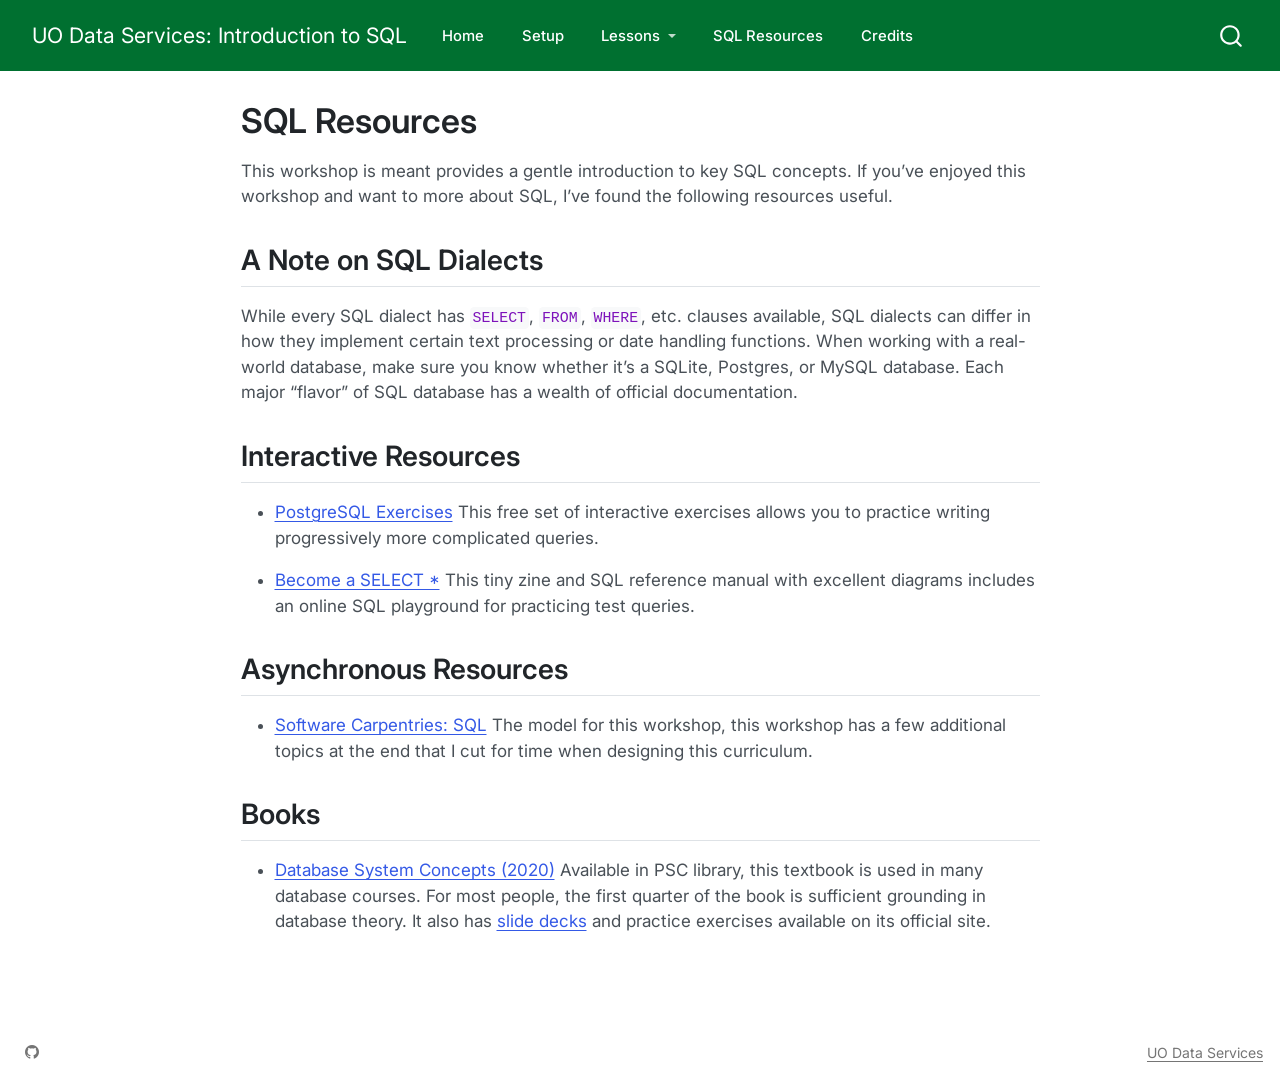
<file: resources.html>
<!DOCTYPE html>
<html xmlns="http://www.w3.org/1999/xhtml" lang="en" xml:lang="en"><head>

<meta charset="utf-8">
<meta name="generator" content="quarto-1.8.17">

<meta name="viewport" content="width=device-width, initial-scale=1.0, user-scalable=yes">


<title>SQL Resources – UO Data Services: Introduction to SQL</title>
<style>
code{white-space: pre-wrap;}
span.smallcaps{font-variant: small-caps;}
div.columns{display: flex; gap: min(4vw, 1.5em);}
div.column{flex: auto; overflow-x: auto;}
div.hanging-indent{margin-left: 1.5em; text-indent: -1.5em;}
ul.task-list{list-style: none;}
ul.task-list li input[type="checkbox"] {
  width: 0.8em;
  margin: 0 0.8em 0.2em -1em; /* quarto-specific, see https://github.com/quarto-dev/quarto-cli/issues/4556 */ 
  vertical-align: middle;
}
</style>


<script src="site_libs/quarto-nav/quarto-nav.js"></script>
<script src="site_libs/quarto-nav/headroom.min.js"></script>
<script src="site_libs/clipboard/clipboard.min.js"></script>
<script src="site_libs/quarto-search/autocomplete.umd.js"></script>
<script src="site_libs/quarto-search/fuse.min.js"></script>
<script src="site_libs/quarto-search/quarto-search.js"></script>
<meta name="quarto:offset" content="./">
<script src="site_libs/quarto-html/quarto.js" type="module"></script>
<script src="site_libs/quarto-html/tabsets/tabsets.js" type="module"></script>
<script src="site_libs/quarto-html/axe/axe-check.js" type="module"></script>
<script src="site_libs/quarto-html/popper.min.js"></script>
<script src="site_libs/quarto-html/tippy.umd.min.js"></script>
<script src="site_libs/quarto-html/anchor.min.js"></script>
<link href="site_libs/quarto-html/tippy.css" rel="stylesheet">
<link href="site_libs/quarto-html/quarto-syntax-highlighting-c2d8198b7f72dec16de60f0cb3fab69f.css" rel="stylesheet" id="quarto-text-highlighting-styles">
<script src="site_libs/bootstrap/bootstrap.min.js"></script>
<link href="site_libs/bootstrap/bootstrap-icons.css" rel="stylesheet">
<link href="site_libs/bootstrap/bootstrap-25d36f370f74572310f8908c5fb308fd.min.css" rel="stylesheet" append-hash="true" id="quarto-bootstrap" data-mode="light">
<script id="quarto-search-options" type="application/json">{
  "location": "navbar",
  "copy-button": false,
  "collapse-after": 3,
  "panel-placement": "end",
  "type": "overlay",
  "limit": 50,
  "keyboard-shortcut": [
    "f",
    "/",
    "s"
  ],
  "show-item-context": false,
  "language": {
    "search-no-results-text": "No results",
    "search-matching-documents-text": "matching documents",
    "search-copy-link-title": "Copy link to search",
    "search-hide-matches-text": "Hide additional matches",
    "search-more-match-text": "more match in this document",
    "search-more-matches-text": "more matches in this document",
    "search-clear-button-title": "Clear",
    "search-text-placeholder": "",
    "search-detached-cancel-button-title": "Cancel",
    "search-submit-button-title": "Submit",
    "search-label": "Search"
  }
}</script>


<link rel="stylesheet" href="styles.css">
<link rel="stylesheet" href="include/webex.css">
</head>

<body class="nav-fixed fullcontent quarto-light">

<div id="quarto-search-results"></div>
  <header id="quarto-header" class="headroom fixed-top">
    <nav class="navbar navbar-expand-lg " data-bs-theme="dark">
      <div class="navbar-container container-fluid">
      <div class="navbar-brand-container mx-auto">
    <a href="./index.html" class="navbar-brand navbar-brand-logo">
    </a>
    <a class="navbar-brand" href="./index.html">
    <span class="navbar-title">UO Data Services: Introduction to SQL</span>
    </a>
  </div>
            <div id="quarto-search" class="" title="Search"></div>
          <button class="navbar-toggler" type="button" data-bs-toggle="collapse" data-bs-target="#navbarCollapse" aria-controls="navbarCollapse" role="menu" aria-expanded="false" aria-label="Toggle navigation" onclick="if (window.quartoToggleHeadroom) { window.quartoToggleHeadroom(); }">
  <span class="navbar-toggler-icon"></span>
</button>
          <div class="collapse navbar-collapse" id="navbarCollapse">
            <ul class="navbar-nav navbar-nav-scroll me-auto">
  <li class="nav-item">
    <a class="nav-link" href="./index.html"> 
<span class="menu-text">Home</span></a>
  </li>  
  <li class="nav-item">
    <a class="nav-link" href="./setup.html"> 
<span class="menu-text">Setup</span></a>
  </li>  
  <li class="nav-item dropdown ">
    <a class="nav-link dropdown-toggle" href="#" id="nav-menu-lessons" role="link" data-bs-toggle="dropdown" aria-expanded="false">
 <span class="menu-text">Lessons</span>
    </a>
    <ul class="dropdown-menu" aria-labelledby="nav-menu-lessons">    
        <li>
    <a class="dropdown-item" href="./lessons/lesson-1.html">
 <span class="dropdown-text">Introduction</span></a>
  </li>  
        <li>
    <a class="dropdown-item" href="./lessons/lesson-2.html">
 <span class="dropdown-text">Selection Fundamentals</span></a>
  </li>  
        <li>
    <a class="dropdown-item" href="./lessons/lesson-3.html">
 <span class="dropdown-text">Intermediate Selection</span></a>
  </li>  
        <li>
    <a class="dropdown-item" href="./lessons/lesson-4.html">
 <span class="dropdown-text">Aggregation and Grouping</span></a>
  </li>  
        <li>
    <a class="dropdown-item" href="./lessons/lesson-5.html">
 <span class="dropdown-text">Database Structure and Joining Tables</span></a>
  </li>  
        <li>
    <a class="dropdown-item" href="./lessons/lesson-6.html">
 <span class="dropdown-text">Using Joins</span></a>
  </li>  
    </ul>
  </li>
  <li class="nav-item">
    <a class="nav-link active" href="./resources.html" aria-current="page"> 
<span class="menu-text">SQL Resources</span></a>
  </li>  
  <li class="nav-item">
    <a class="nav-link" href="./credits.html"> 
<span class="menu-text">Credits</span></a>
  </li>  
</ul>
          </div> <!-- /navcollapse -->
            <div class="quarto-navbar-tools">
</div>
      </div> <!-- /container-fluid -->
    </nav>
</header>
<!-- content -->
<div id="quarto-content" class="quarto-container page-columns page-rows-contents page-layout-article page-navbar">
<!-- sidebar -->
<!-- margin-sidebar -->
    
<!-- main -->
<main class="content" id="quarto-document-content">

<header id="title-block-header" class="quarto-title-block default">
<div class="quarto-title">
<h1 class="title">SQL Resources</h1>
</div>



<div class="quarto-title-meta">

    
  
    
  </div>
  


</header>


<p>This workshop is meant provides a gentle introduction to key SQL concepts. If you’ve enjoyed this workshop and want to more about SQL, I’ve found the following resources useful.</p>
<section id="a-note-on-sql-dialects" class="level2">
<h2 class="anchored" data-anchor-id="a-note-on-sql-dialects">A Note on SQL Dialects</h2>
<p>While every SQL dialect has <code>SELECT</code>, <code>FROM</code>, <code>WHERE</code>, etc. clauses available, SQL dialects can differ in how they implement certain text processing or date handling functions. When working with a real-world database, make sure you know whether it’s a SQLite, Postgres, or MySQL database. Each major “flavor” of SQL database has a wealth of official documentation.</p>
</section>
<section id="interactive-resources" class="level2">
<h2 class="anchored" data-anchor-id="interactive-resources">Interactive Resources</h2>
<ul>
<li><p><a href="https://pgexercises.com/">PostgreSQL Exercises</a> This free set of interactive exercises allows you to practice writing progressively more complicated queries.</p></li>
<li><p><a href="https://wizardzines.com/zines/sql/">Become a SELECT *</a> This tiny zine and SQL reference manual with excellent diagrams includes an online SQL playground for practicing test queries.</p></li>
</ul>
</section>
<section id="asynchronous-resources" class="level2">
<h2 class="anchored" data-anchor-id="asynchronous-resources">Asynchronous Resources</h2>
<ul>
<li><a href="https://swcarpentry.github.io/sql-novice-survey/aio.html">Software Carpentries: SQL</a> The model for this workshop, this workshop has a few additional topics at the end that I cut for time when designing this curriculum.</li>
</ul>
</section>
<section id="books" class="level2">
<h2 class="anchored" data-anchor-id="books">Books</h2>
<ul>
<li><a href="https://alliance-uoregon.primo.exlibrisgroup.com/permalink/01ALLIANCE_UO/uujmje/alma99901109062201852">Database System Concepts (2020)</a> Available in PSC library, this textbook is used in many database courses. For most people, the first quarter of the book is sufficient grounding in database theory. It also has <a href="https://db-book.com/">slide decks</a> and practice exercises available on its official site.</li>
</ul>


</section>

</main> <!-- /main -->
<script>

/* update total correct if #webex-total_correct exists */
update_total_correct = function() {
  console.log("webex: update total_correct");

  var t = document.getElementsByClassName("webex-total_correct");
  for (var i = 0; i < t.length; i++) {
    p = t[i].parentElement;
    var correct = p.getElementsByClassName("webex-correct").length;
    var solvemes = p.getElementsByClassName("webex-solveme").length;
    var radiogroups = p.getElementsByClassName("webex-radiogroup").length;
    var selects = p.getElementsByClassName("webex-select").length;

    t[i].innerHTML = correct + " of " + (solvemes + radiogroups + selects) + " correct";
  }
}

/* webex-solution button toggling function */
b_func = function() {
  console.log("webex: toggle hide");

  var cl = this.parentElement.classList;
  if (cl.contains('open')) {
    cl.remove("open");
  } else {
    cl.add("open");
  }
}

/* check answers */
check_func = function() {
  console.log("webex: check answers");

  var cl = this.parentElement.classList;
  if (cl.contains('unchecked')) {
    cl.remove("unchecked");
    this.innerHTML = "Hide Answers";
  } else {
    cl.add("unchecked");
    this.innerHTML = "Show Answers";
  }
}

/* function for checking solveme answers */
solveme_func = function(e) {
  console.log("webex: check solveme");

  var real_answers = JSON.parse(this.dataset.answer);
  var my_answer = this.value;
  var cl = this.classList;
  if (cl.contains("ignorecase")) {
    my_answer = my_answer.toLowerCase();
  }
  if (cl.contains("nospaces")) {
    my_answer = my_answer.replace(/ /g, "")
  }

  if (my_answer == "") {
    cl.remove("webex-correct");
    cl.remove("webex-incorrect");
  } else if (real_answers.includes(my_answer)) {
    cl.add("webex-correct");
    cl.remove("webex-incorrect");
  } else {
    cl.add("webex-incorrect");
    cl.remove("webex-correct");
  }

  // match numeric answers within a specified tolerance
  if(this.dataset.tol > 0){
    var tol = JSON.parse(this.dataset.tol);
    var matches = real_answers.map(x => Math.abs(x - my_answer) < tol)
    if (matches.reduce((a, b) => a + b, 0) > 0) {
      cl.add("webex-correct");
    } else {
      cl.remove("webex-correct");
    }
  }

  // added regex bit
  if (cl.contains("regex")){
    answer_regex = RegExp(real_answers.join("|"))
    if (answer_regex.test(my_answer)) {
      cl.add("webex-correct");
    }
  }

  update_total_correct();
}

/* function for checking select answers */
select_func = function(e) {
  console.log("webex: check select");

  var cl = this.classList

  /* add style */
  cl.remove("webex-incorrect");
  cl.remove("webex-correct");
  if (this.value == "answer") {
    cl.add("webex-correct");
  } else if (this.value != "blank") {
    cl.add("webex-incorrect");
  }

  update_total_correct();
}

/* function for checking radiogroups answers */
radiogroups_func = function(e) {
  console.log("webex: check radiogroups");

  var checked_button = document.querySelector('input[name=' + this.id + ']:checked');
  var cl = checked_button.parentElement.classList;
  var labels = checked_button.parentElement.parentElement.children;

  /* get rid of styles */
  for (i = 0; i < labels.length; i++) {
    labels[i].classList.remove("webex-incorrect");
    labels[i].classList.remove("webex-correct");
  }

  /* add style */
  if (checked_button.value == "answer") {
    cl.add("webex-correct");
  } else {
    cl.add("webex-incorrect");
  }

  update_total_correct();
}

window.onload = function() {
  console.log("webex onload");
  /* set up solution buttons */
  var buttons = document.getElementsByTagName("button");

  for (var i = 0; i < buttons.length; i++) {
    if (buttons[i].parentElement.classList.contains('webex-solution')) {
      buttons[i].onclick = b_func;
    }
  }

  var check_sections = document.getElementsByClassName("webex-check");
  console.log("check:", check_sections.length);
  for (var i = 0; i < check_sections.length; i++) {
    check_sections[i].classList.add("unchecked");

    let btn = document.createElement("button");
    btn.innerHTML = "Show Answers";
    btn.classList.add("webex-check-button");
    btn.onclick = check_func;
    check_sections[i].appendChild(btn);

    let spn = document.createElement("span");
    spn.classList.add("webex-total_correct");
    check_sections[i].appendChild(spn);
  }

  /* set up webex-solveme inputs */
  var solveme = document.getElementsByClassName("webex-solveme");

  for (var i = 0; i < solveme.length; i++) {
    /* make sure input boxes don't auto-anything */
    solveme[i].setAttribute("autocomplete","off");
    solveme[i].setAttribute("autocorrect", "off");
    solveme[i].setAttribute("autocapitalize", "off");
    solveme[i].setAttribute("spellcheck", "false");
    solveme[i].value = "";

    /* adjust answer for ignorecase or nospaces */
    var cl = solveme[i].classList;
    var real_answer = solveme[i].dataset.answer;
    if (cl.contains("ignorecase")) {
      real_answer = real_answer.toLowerCase();
    }
    if (cl.contains("nospaces")) {
      real_answer = real_answer.replace(/ /g, "");
    }
    solveme[i].dataset.answer = real_answer;

    /* attach checking function */
    solveme[i].onkeyup = solveme_func;
    solveme[i].onchange = solveme_func;

    solveme[i].insertAdjacentHTML("afterend", " <span class='webex-icon'></span>")
  }

  /* set up radiogroups */
  var radiogroups = document.getElementsByClassName("webex-radiogroup");
  for (var i = 0; i < radiogroups.length; i++) {
    radiogroups[i].onchange = radiogroups_func;
  }

  /* set up selects */
  var selects = document.getElementsByClassName("webex-select");
  for (var i = 0; i < selects.length; i++) {
    selects[i].onchange = select_func;
    selects[i].insertAdjacentHTML("afterend", " <span class='webex-icon'></span>")
  }

  update_total_correct();
}

</script>
<script id="quarto-html-after-body" type="application/javascript">
  window.document.addEventListener("DOMContentLoaded", function (event) {
    const icon = "";
    const anchorJS = new window.AnchorJS();
    anchorJS.options = {
      placement: 'right',
      icon: icon
    };
    anchorJS.add('.anchored');
    const isCodeAnnotation = (el) => {
      for (const clz of el.classList) {
        if (clz.startsWith('code-annotation-')) {                     
          return true;
        }
      }
      return false;
    }
    const onCopySuccess = function(e) {
      // button target
      const button = e.trigger;
      // don't keep focus
      button.blur();
      // flash "checked"
      button.classList.add('code-copy-button-checked');
      var currentTitle = button.getAttribute("title");
      button.setAttribute("title", "Copied!");
      let tooltip;
      if (window.bootstrap) {
        button.setAttribute("data-bs-toggle", "tooltip");
        button.setAttribute("data-bs-placement", "left");
        button.setAttribute("data-bs-title", "Copied!");
        tooltip = new bootstrap.Tooltip(button, 
          { trigger: "manual", 
            customClass: "code-copy-button-tooltip",
            offset: [0, -8]});
        tooltip.show();    
      }
      setTimeout(function() {
        if (tooltip) {
          tooltip.hide();
          button.removeAttribute("data-bs-title");
          button.removeAttribute("data-bs-toggle");
          button.removeAttribute("data-bs-placement");
        }
        button.setAttribute("title", currentTitle);
        button.classList.remove('code-copy-button-checked');
      }, 1000);
      // clear code selection
      e.clearSelection();
    }
    const getTextToCopy = function(trigger) {
        const codeEl = trigger.previousElementSibling.cloneNode(true);
        for (const childEl of codeEl.children) {
          if (isCodeAnnotation(childEl)) {
            childEl.remove();
          }
        }
        return codeEl.innerText;
    }
    const clipboard = new window.ClipboardJS('.code-copy-button:not([data-in-quarto-modal])', {
      text: getTextToCopy
    });
    clipboard.on('success', onCopySuccess);
    if (window.document.getElementById('quarto-embedded-source-code-modal')) {
      const clipboardModal = new window.ClipboardJS('.code-copy-button[data-in-quarto-modal]', {
        text: getTextToCopy,
        container: window.document.getElementById('quarto-embedded-source-code-modal')
      });
      clipboardModal.on('success', onCopySuccess);
    }
      var localhostRegex = new RegExp(/^(?:http|https):\/\/localhost\:?[0-9]*\//);
      var mailtoRegex = new RegExp(/^mailto:/);
        var filterRegex = new RegExp("https:\/\/wintere\.github\.io\/intro-sql\/");
      var isInternal = (href) => {
          return filterRegex.test(href) || localhostRegex.test(href) || mailtoRegex.test(href);
      }
      // Inspect non-navigation links and adorn them if external
     var links = window.document.querySelectorAll('a[href]:not(.nav-link):not(.navbar-brand):not(.toc-action):not(.sidebar-link):not(.sidebar-item-toggle):not(.pagination-link):not(.no-external):not([aria-hidden]):not(.dropdown-item):not(.quarto-navigation-tool):not(.about-link)');
      for (var i=0; i<links.length; i++) {
        const link = links[i];
        if (!isInternal(link.href)) {
          // undo the damage that might have been done by quarto-nav.js in the case of
          // links that we want to consider external
          if (link.dataset.originalHref !== undefined) {
            link.href = link.dataset.originalHref;
          }
        }
      }
    function tippyHover(el, contentFn, onTriggerFn, onUntriggerFn) {
      const config = {
        allowHTML: true,
        maxWidth: 500,
        delay: 100,
        arrow: false,
        appendTo: function(el) {
            return el.parentElement;
        },
        interactive: true,
        interactiveBorder: 10,
        theme: 'quarto',
        placement: 'bottom-start',
      };
      if (contentFn) {
        config.content = contentFn;
      }
      if (onTriggerFn) {
        config.onTrigger = onTriggerFn;
      }
      if (onUntriggerFn) {
        config.onUntrigger = onUntriggerFn;
      }
      window.tippy(el, config); 
    }
    const noterefs = window.document.querySelectorAll('a[role="doc-noteref"]');
    for (var i=0; i<noterefs.length; i++) {
      const ref = noterefs[i];
      tippyHover(ref, function() {
        // use id or data attribute instead here
        let href = ref.getAttribute('data-footnote-href') || ref.getAttribute('href');
        try { href = new URL(href).hash; } catch {}
        const id = href.replace(/^#\/?/, "");
        const note = window.document.getElementById(id);
        if (note) {
          return note.innerHTML;
        } else {
          return "";
        }
      });
    }
    const xrefs = window.document.querySelectorAll('a.quarto-xref');
    const processXRef = (id, note) => {
      // Strip column container classes
      const stripColumnClz = (el) => {
        el.classList.remove("page-full", "page-columns");
        if (el.children) {
          for (const child of el.children) {
            stripColumnClz(child);
          }
        }
      }
      stripColumnClz(note)
      if (id === null || id.startsWith('sec-')) {
        // Special case sections, only their first couple elements
        const container = document.createElement("div");
        if (note.children && note.children.length > 2) {
          container.appendChild(note.children[0].cloneNode(true));
          for (let i = 1; i < note.children.length; i++) {
            const child = note.children[i];
            if (child.tagName === "P" && child.innerText === "") {
              continue;
            } else {
              container.appendChild(child.cloneNode(true));
              break;
            }
          }
          if (window.Quarto?.typesetMath) {
            window.Quarto.typesetMath(container);
          }
          return container.innerHTML
        } else {
          if (window.Quarto?.typesetMath) {
            window.Quarto.typesetMath(note);
          }
          return note.innerHTML;
        }
      } else {
        // Remove any anchor links if they are present
        const anchorLink = note.querySelector('a.anchorjs-link');
        if (anchorLink) {
          anchorLink.remove();
        }
        if (window.Quarto?.typesetMath) {
          window.Quarto.typesetMath(note);
        }
        if (note.classList.contains("callout")) {
          return note.outerHTML;
        } else {
          return note.innerHTML;
        }
      }
    }
    for (var i=0; i<xrefs.length; i++) {
      const xref = xrefs[i];
      tippyHover(xref, undefined, function(instance) {
        instance.disable();
        let url = xref.getAttribute('href');
        let hash = undefined; 
        if (url.startsWith('#')) {
          hash = url;
        } else {
          try { hash = new URL(url).hash; } catch {}
        }
        if (hash) {
          const id = hash.replace(/^#\/?/, "");
          const note = window.document.getElementById(id);
          if (note !== null) {
            try {
              const html = processXRef(id, note.cloneNode(true));
              instance.setContent(html);
            } finally {
              instance.enable();
              instance.show();
            }
          } else {
            // See if we can fetch this
            fetch(url.split('#')[0])
            .then(res => res.text())
            .then(html => {
              const parser = new DOMParser();
              const htmlDoc = parser.parseFromString(html, "text/html");
              const note = htmlDoc.getElementById(id);
              if (note !== null) {
                const html = processXRef(id, note);
                instance.setContent(html);
              } 
            }).finally(() => {
              instance.enable();
              instance.show();
            });
          }
        } else {
          // See if we can fetch a full url (with no hash to target)
          // This is a special case and we should probably do some content thinning / targeting
          fetch(url)
          .then(res => res.text())
          .then(html => {
            const parser = new DOMParser();
            const htmlDoc = parser.parseFromString(html, "text/html");
            const note = htmlDoc.querySelector('main.content');
            if (note !== null) {
              // This should only happen for chapter cross references
              // (since there is no id in the URL)
              // remove the first header
              if (note.children.length > 0 && note.children[0].tagName === "HEADER") {
                note.children[0].remove();
              }
              const html = processXRef(null, note);
              instance.setContent(html);
            } 
          }).finally(() => {
            instance.enable();
            instance.show();
          });
        }
      }, function(instance) {
      });
    }
        let selectedAnnoteEl;
        const selectorForAnnotation = ( cell, annotation) => {
          let cellAttr = 'data-code-cell="' + cell + '"';
          let lineAttr = 'data-code-annotation="' +  annotation + '"';
          const selector = 'span[' + cellAttr + '][' + lineAttr + ']';
          return selector;
        }
        const selectCodeLines = (annoteEl) => {
          const doc = window.document;
          const targetCell = annoteEl.getAttribute("data-target-cell");
          const targetAnnotation = annoteEl.getAttribute("data-target-annotation");
          const annoteSpan = window.document.querySelector(selectorForAnnotation(targetCell, targetAnnotation));
          const lines = annoteSpan.getAttribute("data-code-lines").split(",");
          const lineIds = lines.map((line) => {
            return targetCell + "-" + line;
          })
          let top = null;
          let height = null;
          let parent = null;
          if (lineIds.length > 0) {
              //compute the position of the single el (top and bottom and make a div)
              const el = window.document.getElementById(lineIds[0]);
              top = el.offsetTop;
              height = el.offsetHeight;
              parent = el.parentElement.parentElement;
            if (lineIds.length > 1) {
              const lastEl = window.document.getElementById(lineIds[lineIds.length - 1]);
              const bottom = lastEl.offsetTop + lastEl.offsetHeight;
              height = bottom - top;
            }
            if (top !== null && height !== null && parent !== null) {
              // cook up a div (if necessary) and position it 
              let div = window.document.getElementById("code-annotation-line-highlight");
              if (div === null) {
                div = window.document.createElement("div");
                div.setAttribute("id", "code-annotation-line-highlight");
                div.style.position = 'absolute';
                parent.appendChild(div);
              }
              div.style.top = top - 2 + "px";
              div.style.height = height + 4 + "px";
              div.style.left = 0;
              let gutterDiv = window.document.getElementById("code-annotation-line-highlight-gutter");
              if (gutterDiv === null) {
                gutterDiv = window.document.createElement("div");
                gutterDiv.setAttribute("id", "code-annotation-line-highlight-gutter");
                gutterDiv.style.position = 'absolute';
                const codeCell = window.document.getElementById(targetCell);
                const gutter = codeCell.querySelector('.code-annotation-gutter');
                gutter.appendChild(gutterDiv);
              }
              gutterDiv.style.top = top - 2 + "px";
              gutterDiv.style.height = height + 4 + "px";
            }
            selectedAnnoteEl = annoteEl;
          }
        };
        const unselectCodeLines = () => {
          const elementsIds = ["code-annotation-line-highlight", "code-annotation-line-highlight-gutter"];
          elementsIds.forEach((elId) => {
            const div = window.document.getElementById(elId);
            if (div) {
              div.remove();
            }
          });
          selectedAnnoteEl = undefined;
        };
          // Handle positioning of the toggle
      window.addEventListener(
        "resize",
        throttle(() => {
          elRect = undefined;
          if (selectedAnnoteEl) {
            selectCodeLines(selectedAnnoteEl);
          }
        }, 10)
      );
      function throttle(fn, ms) {
      let throttle = false;
      let timer;
        return (...args) => {
          if(!throttle) { // first call gets through
              fn.apply(this, args);
              throttle = true;
          } else { // all the others get throttled
              if(timer) clearTimeout(timer); // cancel #2
              timer = setTimeout(() => {
                fn.apply(this, args);
                timer = throttle = false;
              }, ms);
          }
        };
      }
        // Attach click handler to the DT
        const annoteDls = window.document.querySelectorAll('dt[data-target-cell]');
        for (const annoteDlNode of annoteDls) {
          annoteDlNode.addEventListener('click', (event) => {
            const clickedEl = event.target;
            if (clickedEl !== selectedAnnoteEl) {
              unselectCodeLines();
              const activeEl = window.document.querySelector('dt[data-target-cell].code-annotation-active');
              if (activeEl) {
                activeEl.classList.remove('code-annotation-active');
              }
              selectCodeLines(clickedEl);
              clickedEl.classList.add('code-annotation-active');
            } else {
              // Unselect the line
              unselectCodeLines();
              clickedEl.classList.remove('code-annotation-active');
            }
          });
        }
    const findCites = (el) => {
      const parentEl = el.parentElement;
      if (parentEl) {
        const cites = parentEl.dataset.cites;
        if (cites) {
          return {
            el,
            cites: cites.split(' ')
          };
        } else {
          return findCites(el.parentElement)
        }
      } else {
        return undefined;
      }
    };
    var bibliorefs = window.document.querySelectorAll('a[role="doc-biblioref"]');
    for (var i=0; i<bibliorefs.length; i++) {
      const ref = bibliorefs[i];
      const citeInfo = findCites(ref);
      if (citeInfo) {
        tippyHover(citeInfo.el, function() {
          var popup = window.document.createElement('div');
          citeInfo.cites.forEach(function(cite) {
            var citeDiv = window.document.createElement('div');
            citeDiv.classList.add('hanging-indent');
            citeDiv.classList.add('csl-entry');
            var biblioDiv = window.document.getElementById('ref-' + cite);
            if (biblioDiv) {
              citeDiv.innerHTML = biblioDiv.innerHTML;
            }
            popup.appendChild(citeDiv);
          });
          return popup.innerHTML;
        });
      }
    }
  });
  </script>
</div> <!-- /content -->
<footer class="footer">
  <div class="nav-footer">
    <div class="nav-footer-left">
      <ul class="footer-items list-unstyled">
    <li class="nav-item compact">
    <a class="nav-link" href="https://github.com/wintere/intro-sql">
      <i class="bi bi-github" role="img">
</i> 
    </a>
  </li>  
</ul>
    </div>   
    <div class="nav-footer-center">
      &nbsp;
    </div>
    <div class="nav-footer-right">
<p><a href="https://library.uoregon.edu/data-services">UO Data Services</a></p>
</div>
  </div>
</footer>




</body></html>
</file>
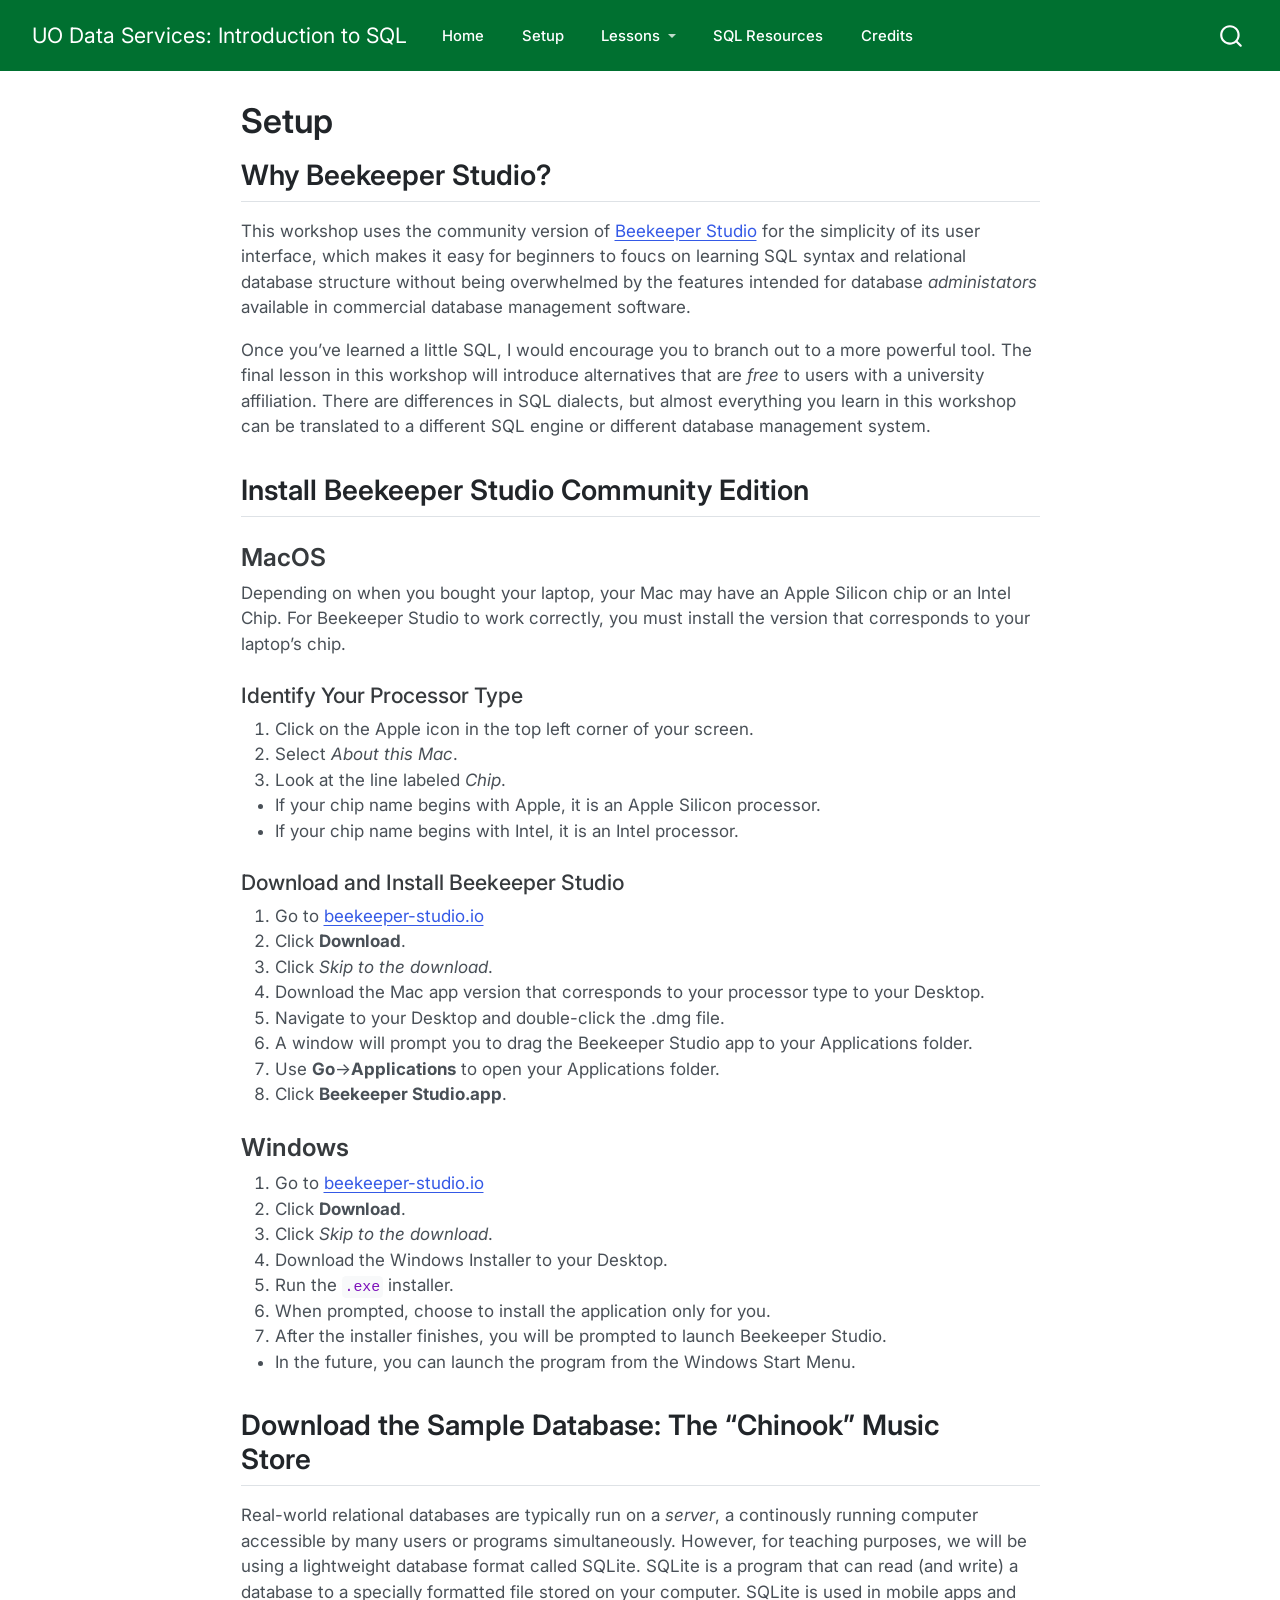
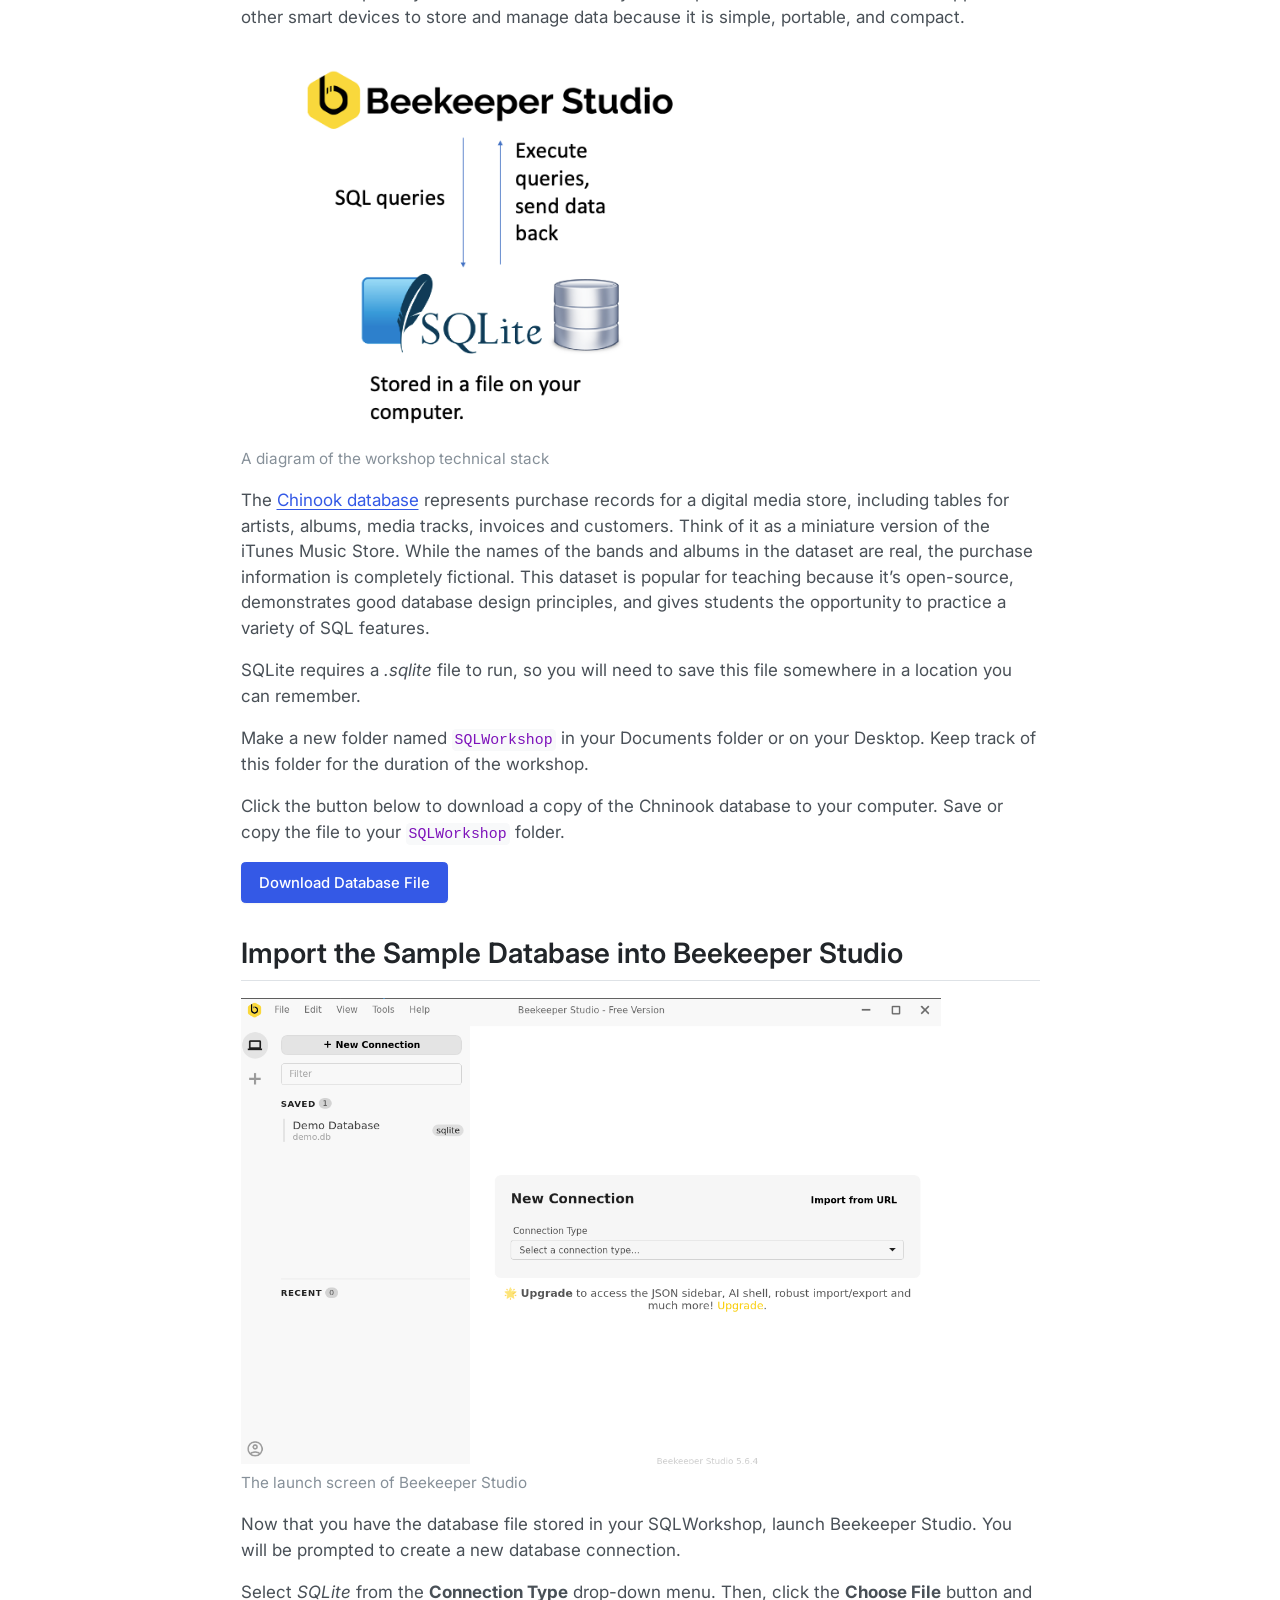
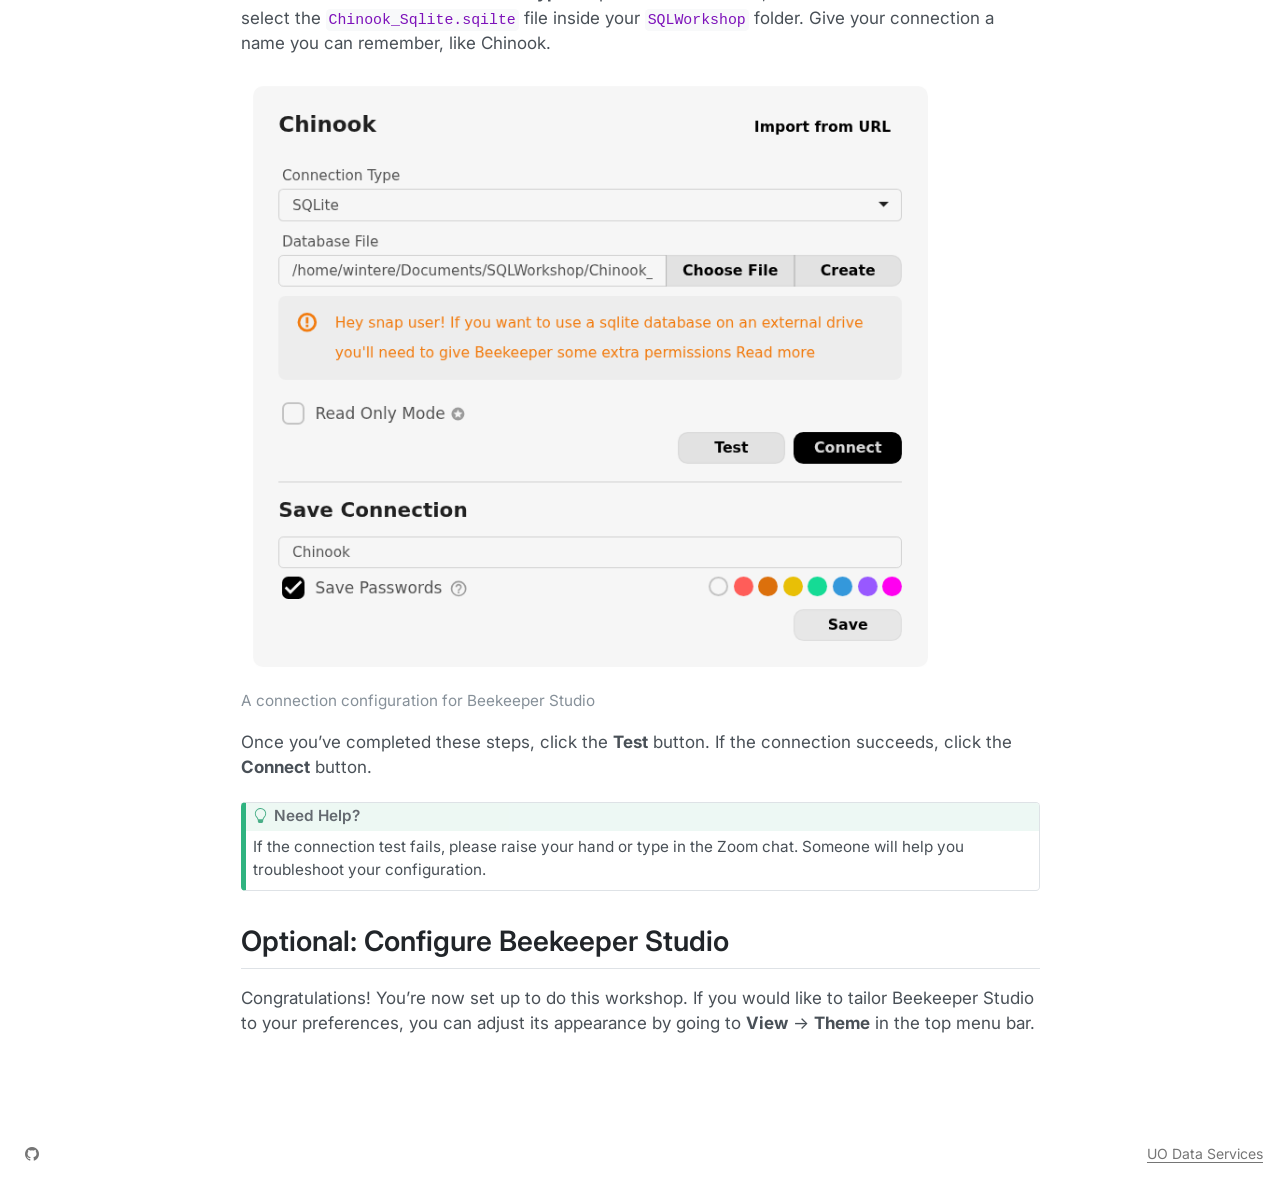
<file: setup.html>
<!DOCTYPE html>
<html xmlns="http://www.w3.org/1999/xhtml" lang="en" xml:lang="en"><head>

<meta charset="utf-8">
<meta name="generator" content="quarto-1.8.17">

<meta name="viewport" content="width=device-width, initial-scale=1.0, user-scalable=yes">


<title>Setup – UO Data Services: Introduction to SQL</title>
<style>
code{white-space: pre-wrap;}
span.smallcaps{font-variant: small-caps;}
div.columns{display: flex; gap: min(4vw, 1.5em);}
div.column{flex: auto; overflow-x: auto;}
div.hanging-indent{margin-left: 1.5em; text-indent: -1.5em;}
ul.task-list{list-style: none;}
ul.task-list li input[type="checkbox"] {
  width: 0.8em;
  margin: 0 0.8em 0.2em -1em; /* quarto-specific, see https://github.com/quarto-dev/quarto-cli/issues/4556 */ 
  vertical-align: middle;
}
</style>


<script src="site_libs/quarto-nav/quarto-nav.js"></script>
<script src="site_libs/quarto-nav/headroom.min.js"></script>
<script src="site_libs/clipboard/clipboard.min.js"></script>
<script src="site_libs/quarto-search/autocomplete.umd.js"></script>
<script src="site_libs/quarto-search/fuse.min.js"></script>
<script src="site_libs/quarto-search/quarto-search.js"></script>
<meta name="quarto:offset" content="./">
<script src="site_libs/quarto-html/quarto.js" type="module"></script>
<script src="site_libs/quarto-html/tabsets/tabsets.js" type="module"></script>
<script src="site_libs/quarto-html/axe/axe-check.js" type="module"></script>
<script src="site_libs/quarto-html/popper.min.js"></script>
<script src="site_libs/quarto-html/tippy.umd.min.js"></script>
<script src="site_libs/quarto-html/anchor.min.js"></script>
<link href="site_libs/quarto-html/tippy.css" rel="stylesheet">
<link href="site_libs/quarto-html/quarto-syntax-highlighting-c2d8198b7f72dec16de60f0cb3fab69f.css" rel="stylesheet" id="quarto-text-highlighting-styles">
<script src="site_libs/bootstrap/bootstrap.min.js"></script>
<link href="site_libs/bootstrap/bootstrap-icons.css" rel="stylesheet">
<link href="site_libs/bootstrap/bootstrap-25d36f370f74572310f8908c5fb308fd.min.css" rel="stylesheet" append-hash="true" id="quarto-bootstrap" data-mode="light">
<script id="quarto-search-options" type="application/json">{
  "location": "navbar",
  "copy-button": false,
  "collapse-after": 3,
  "panel-placement": "end",
  "type": "overlay",
  "limit": 50,
  "keyboard-shortcut": [
    "f",
    "/",
    "s"
  ],
  "show-item-context": false,
  "language": {
    "search-no-results-text": "No results",
    "search-matching-documents-text": "matching documents",
    "search-copy-link-title": "Copy link to search",
    "search-hide-matches-text": "Hide additional matches",
    "search-more-match-text": "more match in this document",
    "search-more-matches-text": "more matches in this document",
    "search-clear-button-title": "Clear",
    "search-text-placeholder": "",
    "search-detached-cancel-button-title": "Cancel",
    "search-submit-button-title": "Submit",
    "search-label": "Search"
  }
}</script>


<link rel="stylesheet" href="styles.css">
<link rel="stylesheet" href="include/webex.css">
</head>

<body class="nav-fixed fullcontent quarto-light">

<div id="quarto-search-results"></div>
  <header id="quarto-header" class="headroom fixed-top">
    <nav class="navbar navbar-expand-lg " data-bs-theme="dark">
      <div class="navbar-container container-fluid">
      <div class="navbar-brand-container mx-auto">
    <a href="./index.html" class="navbar-brand navbar-brand-logo">
    </a>
    <a class="navbar-brand" href="./index.html">
    <span class="navbar-title">UO Data Services: Introduction to SQL</span>
    </a>
  </div>
            <div id="quarto-search" class="" title="Search"></div>
          <button class="navbar-toggler" type="button" data-bs-toggle="collapse" data-bs-target="#navbarCollapse" aria-controls="navbarCollapse" role="menu" aria-expanded="false" aria-label="Toggle navigation" onclick="if (window.quartoToggleHeadroom) { window.quartoToggleHeadroom(); }">
  <span class="navbar-toggler-icon"></span>
</button>
          <div class="collapse navbar-collapse" id="navbarCollapse">
            <ul class="navbar-nav navbar-nav-scroll me-auto">
  <li class="nav-item">
    <a class="nav-link" href="./index.html"> 
<span class="menu-text">Home</span></a>
  </li>  
  <li class="nav-item">
    <a class="nav-link active" href="./setup.html" aria-current="page"> 
<span class="menu-text">Setup</span></a>
  </li>  
  <li class="nav-item dropdown ">
    <a class="nav-link dropdown-toggle" href="#" id="nav-menu-lessons" role="link" data-bs-toggle="dropdown" aria-expanded="false">
 <span class="menu-text">Lessons</span>
    </a>
    <ul class="dropdown-menu" aria-labelledby="nav-menu-lessons">    
        <li>
    <a class="dropdown-item" href="./lessons/lesson-1.html">
 <span class="dropdown-text">Introduction</span></a>
  </li>  
        <li>
    <a class="dropdown-item" href="./lessons/lesson-2.html">
 <span class="dropdown-text">Selection Fundamentals</span></a>
  </li>  
        <li>
    <a class="dropdown-item" href="./lessons/lesson-3.html">
 <span class="dropdown-text">Intermediate Selection</span></a>
  </li>  
        <li>
    <a class="dropdown-item" href="./lessons/lesson-4.html">
 <span class="dropdown-text">Aggregation and Grouping</span></a>
  </li>  
        <li>
    <a class="dropdown-item" href="./lessons/lesson-5.html">
 <span class="dropdown-text">Database Structure and Joining Tables</span></a>
  </li>  
        <li>
    <a class="dropdown-item" href="./lessons/lesson-6.html">
 <span class="dropdown-text">Using Joins</span></a>
  </li>  
    </ul>
  </li>
  <li class="nav-item">
    <a class="nav-link" href="./resources.html"> 
<span class="menu-text">SQL Resources</span></a>
  </li>  
  <li class="nav-item">
    <a class="nav-link" href="./credits.html"> 
<span class="menu-text">Credits</span></a>
  </li>  
</ul>
          </div> <!-- /navcollapse -->
            <div class="quarto-navbar-tools">
</div>
      </div> <!-- /container-fluid -->
    </nav>
</header>
<!-- content -->
<div id="quarto-content" class="quarto-container page-columns page-rows-contents page-layout-article page-navbar">
<!-- sidebar -->
<!-- margin-sidebar -->
    
<!-- main -->
<main class="content" id="quarto-document-content">

<header id="title-block-header" class="quarto-title-block default">
<div class="quarto-title">
<h1 class="title">Setup</h1>
</div>



<div class="quarto-title-meta">

    
  
    
  </div>
  


</header>


<section id="why-beekeeper-studio" class="level2">
<h2 class="anchored" data-anchor-id="why-beekeeper-studio">Why Beekeeper Studio?</h2>
<p>This workshop uses the community version of <a href="https://www.beekeeperstudio.io/">Beekeeper Studio</a> for the simplicity of its user interface, which makes it easy for beginners to foucs on learning SQL syntax and relational database structure without being overwhelmed by the features intended for database <em>administators</em> available in commercial database management software.</p>
<p>Once you’ve learned a little SQL, I would encourage you to branch out to a more powerful tool. The final lesson in this workshop will introduce alternatives that are <em>free</em> to users with a university affiliation. There are differences in SQL dialects, but almost everything you learn in this workshop can be translated to a different SQL engine or different database management system.</p>
</section>
<section id="install-beekeeper-studio-community-edition" class="level2">
<h2 class="anchored" data-anchor-id="install-beekeeper-studio-community-edition">Install Beekeeper Studio Community Edition</h2>
<section id="macos" class="level3">
<h3 class="anchored" data-anchor-id="macos">MacOS</h3>
<p>Depending on when you bought your laptop, your Mac may have an Apple Silicon chip or an Intel Chip. For Beekeeper Studio to work correctly, you must install the version that corresponds to your laptop’s chip.</p>
<section id="identify-your-processor-type" class="level4">
<h4 class="anchored" data-anchor-id="identify-your-processor-type">Identify Your Processor Type</h4>
<ol type="1">
<li>Click on the Apple icon in the top left corner of your screen.</li>
<li>Select <em>About this Mac</em>.</li>
<li>Look at the line labeled <em>Chip</em>.</li>
</ol>
<ul>
<li>If your chip name begins with Apple, it is an Apple Silicon processor.</li>
<li>If your chip name begins with Intel, it is an Intel processor.</li>
</ul>
</section>
<section id="download-and-install-beekeeper-studio" class="level4">
<h4 class="anchored" data-anchor-id="download-and-install-beekeeper-studio">Download and Install Beekeeper Studio</h4>
<ol type="1">
<li>Go to <a href="https://www.beekeeperstudio.io/">beekeeper-studio.io</a></li>
<li>Click <strong>Download</strong>.</li>
<li>Click <em>Skip to the download</em>.</li>
<li>Download the Mac app version that corresponds to your processor type to your Desktop.</li>
<li>Navigate to your Desktop and double-click the .dmg file.</li>
<li>A window will prompt you to drag the Beekeeper Studio app to your Applications folder.</li>
<li>Use <strong>Go</strong>-&gt;<strong>Applications</strong> to open your Applications folder.</li>
<li>Click <strong>Beekeeper Studio.app</strong>.</li>
</ol>
</section>
</section>
<section id="windows" class="level3">
<h3 class="anchored" data-anchor-id="windows">Windows</h3>
<ol type="1">
<li>Go to <a href="https://www.beekeeperstudio.io/">beekeeper-studio.io</a></li>
<li>Click <strong>Download</strong>.</li>
<li>Click <em>Skip to the download</em>.</li>
<li>Download the Windows Installer to your Desktop.</li>
<li>Run the <code>.exe</code> installer.</li>
<li>When prompted, choose to install the application only for you.</li>
<li>After the installer finishes, you will be prompted to launch Beekeeper Studio.</li>
</ol>
<ul>
<li>In the future, you can launch the program from the Windows Start Menu.</li>
</ul>
</section>
</section>
<section id="download-the-sample-database-the-chinook-music-store" class="level2">
<h2 class="anchored" data-anchor-id="download-the-sample-database-the-chinook-music-store">Download the Sample Database: The “Chinook” Music Store</h2>
<p>Real-world relational databases are typically run on a <em>server</em>, a continously running computer accessible by many users or programs simultaneously. However, for teaching purposes, we will be using a lightweight database format called SQLite. SQLite is a program that can read (and write) a database to a specially formatted file stored on your computer. SQLite is used in mobile apps and other smart devices to store and manage data because it is simple, portable, and compact.</p>
<div class="quarto-figure quarto-figure-left">
<figure class="figure">
<p><img src="images/00-tech-stack.png" class="img-fluid figure-img" width="500"></p>
<figcaption>A diagram of the workshop technical stack</figcaption>
</figure>
</div>
<p>The <a href="https://github.com/lerocha/chinook-database">Chinook database</a> represents purchase records for a digital media store, including tables for artists, albums, media tracks, invoices and customers. Think of it as a miniature version of the iTunes Music Store. While the names of the bands and albums in the dataset are real, the purchase information is completely fictional. This dataset is popular for teaching because it’s open-source, demonstrates good database design principles, and gives students the opportunity to practice a variety of SQL features.</p>
<p>SQLite requires a <em>.sqlite</em> file to run, so you will need to save this file somewhere in a location you can remember.</p>
<p>Make a new folder named <code>SQLWorkshop</code> in your Documents folder or on your Desktop. Keep track of this folder for the duration of the workshop.</p>
<p>Click the button below to download a copy of the Chninook database to your computer. Save or copy the file to your <code>SQLWorkshop</code> folder.</p>
<p><a href="files/Chinook_Sqlite.sqlite" download=""> <button type="button" class="btn btn-primary">Download Database File</button> </a></p>
</section>
<section id="import-the-sample-database-into-beekeeper-studio" class="level2">
<h2 class="anchored" data-anchor-id="import-the-sample-database-into-beekeeper-studio">Import the Sample Database into Beekeeper Studio</h2>
<div class="quarto-figure quarto-figure-left">
<figure class="figure">
<p><img src="images/00-beekeeper-launch.png" class="img-fluid figure-img" width="700"></p>
<figcaption>The launch screen of Beekeeper Studio</figcaption>
</figure>
</div>
<p>Now that you have the database file stored in your SQLWorkshop, launch Beekeeper Studio. You will be prompted to create a new database connection.</p>
<p>Select <em>SQLite</em> from the <strong>Connection Type</strong> drop-down menu. Then, click the <strong>Choose File</strong> button and select the <code>Chinook_Sqlite.sqilte</code> file inside your <code>SQLWorkshop</code> folder. Give your connection a name you can remember, like Chinook.</p>
<div class="quarto-figure quarto-figure-left">
<figure class="figure">
<p><img src="images/00-beekeeper-connection.png" class="img-fluid figure-img" width="700"></p>
<figcaption>A connection configuration for Beekeeper Studio</figcaption>
</figure>
</div>
<p>Once you’ve completed these steps, click the <strong>Test</strong> button. If the connection succeeds, click the <strong>Connect</strong> button.</p>
<div class="callout callout-style-default callout-tip callout-titled">
<div class="callout-header d-flex align-content-center">
<div class="callout-icon-container">
<i class="callout-icon"></i>
</div>
<div class="callout-title-container flex-fill">
<span class="screen-reader-only">Tip</span>Need Help?
</div>
</div>
<div class="callout-body-container callout-body">
<p>If the connection test fails, please raise your hand or type in the Zoom chat. Someone will help you troubleshoot your configuration.</p>
</div>
</div>
</section>
<section id="optional-configure-beekeeper-studio" class="level2">
<h2 class="anchored" data-anchor-id="optional-configure-beekeeper-studio">Optional: Configure Beekeeper Studio</h2>
<p>Congratulations! You’re now set up to do this workshop. If you would like to tailor Beekeeper Studio to your preferences, you can adjust its appearance by going to <strong>View</strong> -&gt; <strong>Theme</strong> in the top menu bar.</p>


</section>

</main> <!-- /main -->
<script>

/* update total correct if #webex-total_correct exists */
update_total_correct = function() {
  console.log("webex: update total_correct");

  var t = document.getElementsByClassName("webex-total_correct");
  for (var i = 0; i < t.length; i++) {
    p = t[i].parentElement;
    var correct = p.getElementsByClassName("webex-correct").length;
    var solvemes = p.getElementsByClassName("webex-solveme").length;
    var radiogroups = p.getElementsByClassName("webex-radiogroup").length;
    var selects = p.getElementsByClassName("webex-select").length;

    t[i].innerHTML = correct + " of " + (solvemes + radiogroups + selects) + " correct";
  }
}

/* webex-solution button toggling function */
b_func = function() {
  console.log("webex: toggle hide");

  var cl = this.parentElement.classList;
  if (cl.contains('open')) {
    cl.remove("open");
  } else {
    cl.add("open");
  }
}

/* check answers */
check_func = function() {
  console.log("webex: check answers");

  var cl = this.parentElement.classList;
  if (cl.contains('unchecked')) {
    cl.remove("unchecked");
    this.innerHTML = "Hide Answers";
  } else {
    cl.add("unchecked");
    this.innerHTML = "Show Answers";
  }
}

/* function for checking solveme answers */
solveme_func = function(e) {
  console.log("webex: check solveme");

  var real_answers = JSON.parse(this.dataset.answer);
  var my_answer = this.value;
  var cl = this.classList;
  if (cl.contains("ignorecase")) {
    my_answer = my_answer.toLowerCase();
  }
  if (cl.contains("nospaces")) {
    my_answer = my_answer.replace(/ /g, "")
  }

  if (my_answer == "") {
    cl.remove("webex-correct");
    cl.remove("webex-incorrect");
  } else if (real_answers.includes(my_answer)) {
    cl.add("webex-correct");
    cl.remove("webex-incorrect");
  } else {
    cl.add("webex-incorrect");
    cl.remove("webex-correct");
  }

  // match numeric answers within a specified tolerance
  if(this.dataset.tol > 0){
    var tol = JSON.parse(this.dataset.tol);
    var matches = real_answers.map(x => Math.abs(x - my_answer) < tol)
    if (matches.reduce((a, b) => a + b, 0) > 0) {
      cl.add("webex-correct");
    } else {
      cl.remove("webex-correct");
    }
  }

  // added regex bit
  if (cl.contains("regex")){
    answer_regex = RegExp(real_answers.join("|"))
    if (answer_regex.test(my_answer)) {
      cl.add("webex-correct");
    }
  }

  update_total_correct();
}

/* function for checking select answers */
select_func = function(e) {
  console.log("webex: check select");

  var cl = this.classList

  /* add style */
  cl.remove("webex-incorrect");
  cl.remove("webex-correct");
  if (this.value == "answer") {
    cl.add("webex-correct");
  } else if (this.value != "blank") {
    cl.add("webex-incorrect");
  }

  update_total_correct();
}

/* function for checking radiogroups answers */
radiogroups_func = function(e) {
  console.log("webex: check radiogroups");

  var checked_button = document.querySelector('input[name=' + this.id + ']:checked');
  var cl = checked_button.parentElement.classList;
  var labels = checked_button.parentElement.parentElement.children;

  /* get rid of styles */
  for (i = 0; i < labels.length; i++) {
    labels[i].classList.remove("webex-incorrect");
    labels[i].classList.remove("webex-correct");
  }

  /* add style */
  if (checked_button.value == "answer") {
    cl.add("webex-correct");
  } else {
    cl.add("webex-incorrect");
  }

  update_total_correct();
}

window.onload = function() {
  console.log("webex onload");
  /* set up solution buttons */
  var buttons = document.getElementsByTagName("button");

  for (var i = 0; i < buttons.length; i++) {
    if (buttons[i].parentElement.classList.contains('webex-solution')) {
      buttons[i].onclick = b_func;
    }
  }

  var check_sections = document.getElementsByClassName("webex-check");
  console.log("check:", check_sections.length);
  for (var i = 0; i < check_sections.length; i++) {
    check_sections[i].classList.add("unchecked");

    let btn = document.createElement("button");
    btn.innerHTML = "Show Answers";
    btn.classList.add("webex-check-button");
    btn.onclick = check_func;
    check_sections[i].appendChild(btn);

    let spn = document.createElement("span");
    spn.classList.add("webex-total_correct");
    check_sections[i].appendChild(spn);
  }

  /* set up webex-solveme inputs */
  var solveme = document.getElementsByClassName("webex-solveme");

  for (var i = 0; i < solveme.length; i++) {
    /* make sure input boxes don't auto-anything */
    solveme[i].setAttribute("autocomplete","off");
    solveme[i].setAttribute("autocorrect", "off");
    solveme[i].setAttribute("autocapitalize", "off");
    solveme[i].setAttribute("spellcheck", "false");
    solveme[i].value = "";

    /* adjust answer for ignorecase or nospaces */
    var cl = solveme[i].classList;
    var real_answer = solveme[i].dataset.answer;
    if (cl.contains("ignorecase")) {
      real_answer = real_answer.toLowerCase();
    }
    if (cl.contains("nospaces")) {
      real_answer = real_answer.replace(/ /g, "");
    }
    solveme[i].dataset.answer = real_answer;

    /* attach checking function */
    solveme[i].onkeyup = solveme_func;
    solveme[i].onchange = solveme_func;

    solveme[i].insertAdjacentHTML("afterend", " <span class='webex-icon'></span>")
  }

  /* set up radiogroups */
  var radiogroups = document.getElementsByClassName("webex-radiogroup");
  for (var i = 0; i < radiogroups.length; i++) {
    radiogroups[i].onchange = radiogroups_func;
  }

  /* set up selects */
  var selects = document.getElementsByClassName("webex-select");
  for (var i = 0; i < selects.length; i++) {
    selects[i].onchange = select_func;
    selects[i].insertAdjacentHTML("afterend", " <span class='webex-icon'></span>")
  }

  update_total_correct();
}

</script>
<script id="quarto-html-after-body" type="application/javascript">
  window.document.addEventListener("DOMContentLoaded", function (event) {
    const icon = "";
    const anchorJS = new window.AnchorJS();
    anchorJS.options = {
      placement: 'right',
      icon: icon
    };
    anchorJS.add('.anchored');
    const isCodeAnnotation = (el) => {
      for (const clz of el.classList) {
        if (clz.startsWith('code-annotation-')) {                     
          return true;
        }
      }
      return false;
    }
    const onCopySuccess = function(e) {
      // button target
      const button = e.trigger;
      // don't keep focus
      button.blur();
      // flash "checked"
      button.classList.add('code-copy-button-checked');
      var currentTitle = button.getAttribute("title");
      button.setAttribute("title", "Copied!");
      let tooltip;
      if (window.bootstrap) {
        button.setAttribute("data-bs-toggle", "tooltip");
        button.setAttribute("data-bs-placement", "left");
        button.setAttribute("data-bs-title", "Copied!");
        tooltip = new bootstrap.Tooltip(button, 
          { trigger: "manual", 
            customClass: "code-copy-button-tooltip",
            offset: [0, -8]});
        tooltip.show();    
      }
      setTimeout(function() {
        if (tooltip) {
          tooltip.hide();
          button.removeAttribute("data-bs-title");
          button.removeAttribute("data-bs-toggle");
          button.removeAttribute("data-bs-placement");
        }
        button.setAttribute("title", currentTitle);
        button.classList.remove('code-copy-button-checked');
      }, 1000);
      // clear code selection
      e.clearSelection();
    }
    const getTextToCopy = function(trigger) {
        const codeEl = trigger.previousElementSibling.cloneNode(true);
        for (const childEl of codeEl.children) {
          if (isCodeAnnotation(childEl)) {
            childEl.remove();
          }
        }
        return codeEl.innerText;
    }
    const clipboard = new window.ClipboardJS('.code-copy-button:not([data-in-quarto-modal])', {
      text: getTextToCopy
    });
    clipboard.on('success', onCopySuccess);
    if (window.document.getElementById('quarto-embedded-source-code-modal')) {
      const clipboardModal = new window.ClipboardJS('.code-copy-button[data-in-quarto-modal]', {
        text: getTextToCopy,
        container: window.document.getElementById('quarto-embedded-source-code-modal')
      });
      clipboardModal.on('success', onCopySuccess);
    }
      var localhostRegex = new RegExp(/^(?:http|https):\/\/localhost\:?[0-9]*\//);
      var mailtoRegex = new RegExp(/^mailto:/);
        var filterRegex = new RegExp("https:\/\/wintere\.github\.io\/intro-sql\/");
      var isInternal = (href) => {
          return filterRegex.test(href) || localhostRegex.test(href) || mailtoRegex.test(href);
      }
      // Inspect non-navigation links and adorn them if external
     var links = window.document.querySelectorAll('a[href]:not(.nav-link):not(.navbar-brand):not(.toc-action):not(.sidebar-link):not(.sidebar-item-toggle):not(.pagination-link):not(.no-external):not([aria-hidden]):not(.dropdown-item):not(.quarto-navigation-tool):not(.about-link)');
      for (var i=0; i<links.length; i++) {
        const link = links[i];
        if (!isInternal(link.href)) {
          // undo the damage that might have been done by quarto-nav.js in the case of
          // links that we want to consider external
          if (link.dataset.originalHref !== undefined) {
            link.href = link.dataset.originalHref;
          }
        }
      }
    function tippyHover(el, contentFn, onTriggerFn, onUntriggerFn) {
      const config = {
        allowHTML: true,
        maxWidth: 500,
        delay: 100,
        arrow: false,
        appendTo: function(el) {
            return el.parentElement;
        },
        interactive: true,
        interactiveBorder: 10,
        theme: 'quarto',
        placement: 'bottom-start',
      };
      if (contentFn) {
        config.content = contentFn;
      }
      if (onTriggerFn) {
        config.onTrigger = onTriggerFn;
      }
      if (onUntriggerFn) {
        config.onUntrigger = onUntriggerFn;
      }
      window.tippy(el, config); 
    }
    const noterefs = window.document.querySelectorAll('a[role="doc-noteref"]');
    for (var i=0; i<noterefs.length; i++) {
      const ref = noterefs[i];
      tippyHover(ref, function() {
        // use id or data attribute instead here
        let href = ref.getAttribute('data-footnote-href') || ref.getAttribute('href');
        try { href = new URL(href).hash; } catch {}
        const id = href.replace(/^#\/?/, "");
        const note = window.document.getElementById(id);
        if (note) {
          return note.innerHTML;
        } else {
          return "";
        }
      });
    }
    const xrefs = window.document.querySelectorAll('a.quarto-xref');
    const processXRef = (id, note) => {
      // Strip column container classes
      const stripColumnClz = (el) => {
        el.classList.remove("page-full", "page-columns");
        if (el.children) {
          for (const child of el.children) {
            stripColumnClz(child);
          }
        }
      }
      stripColumnClz(note)
      if (id === null || id.startsWith('sec-')) {
        // Special case sections, only their first couple elements
        const container = document.createElement("div");
        if (note.children && note.children.length > 2) {
          container.appendChild(note.children[0].cloneNode(true));
          for (let i = 1; i < note.children.length; i++) {
            const child = note.children[i];
            if (child.tagName === "P" && child.innerText === "") {
              continue;
            } else {
              container.appendChild(child.cloneNode(true));
              break;
            }
          }
          if (window.Quarto?.typesetMath) {
            window.Quarto.typesetMath(container);
          }
          return container.innerHTML
        } else {
          if (window.Quarto?.typesetMath) {
            window.Quarto.typesetMath(note);
          }
          return note.innerHTML;
        }
      } else {
        // Remove any anchor links if they are present
        const anchorLink = note.querySelector('a.anchorjs-link');
        if (anchorLink) {
          anchorLink.remove();
        }
        if (window.Quarto?.typesetMath) {
          window.Quarto.typesetMath(note);
        }
        if (note.classList.contains("callout")) {
          return note.outerHTML;
        } else {
          return note.innerHTML;
        }
      }
    }
    for (var i=0; i<xrefs.length; i++) {
      const xref = xrefs[i];
      tippyHover(xref, undefined, function(instance) {
        instance.disable();
        let url = xref.getAttribute('href');
        let hash = undefined; 
        if (url.startsWith('#')) {
          hash = url;
        } else {
          try { hash = new URL(url).hash; } catch {}
        }
        if (hash) {
          const id = hash.replace(/^#\/?/, "");
          const note = window.document.getElementById(id);
          if (note !== null) {
            try {
              const html = processXRef(id, note.cloneNode(true));
              instance.setContent(html);
            } finally {
              instance.enable();
              instance.show();
            }
          } else {
            // See if we can fetch this
            fetch(url.split('#')[0])
            .then(res => res.text())
            .then(html => {
              const parser = new DOMParser();
              const htmlDoc = parser.parseFromString(html, "text/html");
              const note = htmlDoc.getElementById(id);
              if (note !== null) {
                const html = processXRef(id, note);
                instance.setContent(html);
              } 
            }).finally(() => {
              instance.enable();
              instance.show();
            });
          }
        } else {
          // See if we can fetch a full url (with no hash to target)
          // This is a special case and we should probably do some content thinning / targeting
          fetch(url)
          .then(res => res.text())
          .then(html => {
            const parser = new DOMParser();
            const htmlDoc = parser.parseFromString(html, "text/html");
            const note = htmlDoc.querySelector('main.content');
            if (note !== null) {
              // This should only happen for chapter cross references
              // (since there is no id in the URL)
              // remove the first header
              if (note.children.length > 0 && note.children[0].tagName === "HEADER") {
                note.children[0].remove();
              }
              const html = processXRef(null, note);
              instance.setContent(html);
            } 
          }).finally(() => {
            instance.enable();
            instance.show();
          });
        }
      }, function(instance) {
      });
    }
        let selectedAnnoteEl;
        const selectorForAnnotation = ( cell, annotation) => {
          let cellAttr = 'data-code-cell="' + cell + '"';
          let lineAttr = 'data-code-annotation="' +  annotation + '"';
          const selector = 'span[' + cellAttr + '][' + lineAttr + ']';
          return selector;
        }
        const selectCodeLines = (annoteEl) => {
          const doc = window.document;
          const targetCell = annoteEl.getAttribute("data-target-cell");
          const targetAnnotation = annoteEl.getAttribute("data-target-annotation");
          const annoteSpan = window.document.querySelector(selectorForAnnotation(targetCell, targetAnnotation));
          const lines = annoteSpan.getAttribute("data-code-lines").split(",");
          const lineIds = lines.map((line) => {
            return targetCell + "-" + line;
          })
          let top = null;
          let height = null;
          let parent = null;
          if (lineIds.length > 0) {
              //compute the position of the single el (top and bottom and make a div)
              const el = window.document.getElementById(lineIds[0]);
              top = el.offsetTop;
              height = el.offsetHeight;
              parent = el.parentElement.parentElement;
            if (lineIds.length > 1) {
              const lastEl = window.document.getElementById(lineIds[lineIds.length - 1]);
              const bottom = lastEl.offsetTop + lastEl.offsetHeight;
              height = bottom - top;
            }
            if (top !== null && height !== null && parent !== null) {
              // cook up a div (if necessary) and position it 
              let div = window.document.getElementById("code-annotation-line-highlight");
              if (div === null) {
                div = window.document.createElement("div");
                div.setAttribute("id", "code-annotation-line-highlight");
                div.style.position = 'absolute';
                parent.appendChild(div);
              }
              div.style.top = top - 2 + "px";
              div.style.height = height + 4 + "px";
              div.style.left = 0;
              let gutterDiv = window.document.getElementById("code-annotation-line-highlight-gutter");
              if (gutterDiv === null) {
                gutterDiv = window.document.createElement("div");
                gutterDiv.setAttribute("id", "code-annotation-line-highlight-gutter");
                gutterDiv.style.position = 'absolute';
                const codeCell = window.document.getElementById(targetCell);
                const gutter = codeCell.querySelector('.code-annotation-gutter');
                gutter.appendChild(gutterDiv);
              }
              gutterDiv.style.top = top - 2 + "px";
              gutterDiv.style.height = height + 4 + "px";
            }
            selectedAnnoteEl = annoteEl;
          }
        };
        const unselectCodeLines = () => {
          const elementsIds = ["code-annotation-line-highlight", "code-annotation-line-highlight-gutter"];
          elementsIds.forEach((elId) => {
            const div = window.document.getElementById(elId);
            if (div) {
              div.remove();
            }
          });
          selectedAnnoteEl = undefined;
        };
          // Handle positioning of the toggle
      window.addEventListener(
        "resize",
        throttle(() => {
          elRect = undefined;
          if (selectedAnnoteEl) {
            selectCodeLines(selectedAnnoteEl);
          }
        }, 10)
      );
      function throttle(fn, ms) {
      let throttle = false;
      let timer;
        return (...args) => {
          if(!throttle) { // first call gets through
              fn.apply(this, args);
              throttle = true;
          } else { // all the others get throttled
              if(timer) clearTimeout(timer); // cancel #2
              timer = setTimeout(() => {
                fn.apply(this, args);
                timer = throttle = false;
              }, ms);
          }
        };
      }
        // Attach click handler to the DT
        const annoteDls = window.document.querySelectorAll('dt[data-target-cell]');
        for (const annoteDlNode of annoteDls) {
          annoteDlNode.addEventListener('click', (event) => {
            const clickedEl = event.target;
            if (clickedEl !== selectedAnnoteEl) {
              unselectCodeLines();
              const activeEl = window.document.querySelector('dt[data-target-cell].code-annotation-active');
              if (activeEl) {
                activeEl.classList.remove('code-annotation-active');
              }
              selectCodeLines(clickedEl);
              clickedEl.classList.add('code-annotation-active');
            } else {
              // Unselect the line
              unselectCodeLines();
              clickedEl.classList.remove('code-annotation-active');
            }
          });
        }
    const findCites = (el) => {
      const parentEl = el.parentElement;
      if (parentEl) {
        const cites = parentEl.dataset.cites;
        if (cites) {
          return {
            el,
            cites: cites.split(' ')
          };
        } else {
          return findCites(el.parentElement)
        }
      } else {
        return undefined;
      }
    };
    var bibliorefs = window.document.querySelectorAll('a[role="doc-biblioref"]');
    for (var i=0; i<bibliorefs.length; i++) {
      const ref = bibliorefs[i];
      const citeInfo = findCites(ref);
      if (citeInfo) {
        tippyHover(citeInfo.el, function() {
          var popup = window.document.createElement('div');
          citeInfo.cites.forEach(function(cite) {
            var citeDiv = window.document.createElement('div');
            citeDiv.classList.add('hanging-indent');
            citeDiv.classList.add('csl-entry');
            var biblioDiv = window.document.getElementById('ref-' + cite);
            if (biblioDiv) {
              citeDiv.innerHTML = biblioDiv.innerHTML;
            }
            popup.appendChild(citeDiv);
          });
          return popup.innerHTML;
        });
      }
    }
  });
  </script>
</div> <!-- /content -->
<footer class="footer">
  <div class="nav-footer">
    <div class="nav-footer-left">
      <ul class="footer-items list-unstyled">
    <li class="nav-item compact">
    <a class="nav-link" href="https://github.com/wintere/intro-sql">
      <i class="bi bi-github" role="img">
</i> 
    </a>
  </li>  
</ul>
    </div>   
    <div class="nav-footer-center">
      &nbsp;
    </div>
    <div class="nav-footer-right">
<p><a href="https://library.uoregon.edu/data-services">UO Data Services</a></p>
</div>
  </div>
</footer>




</body></html>
</file>
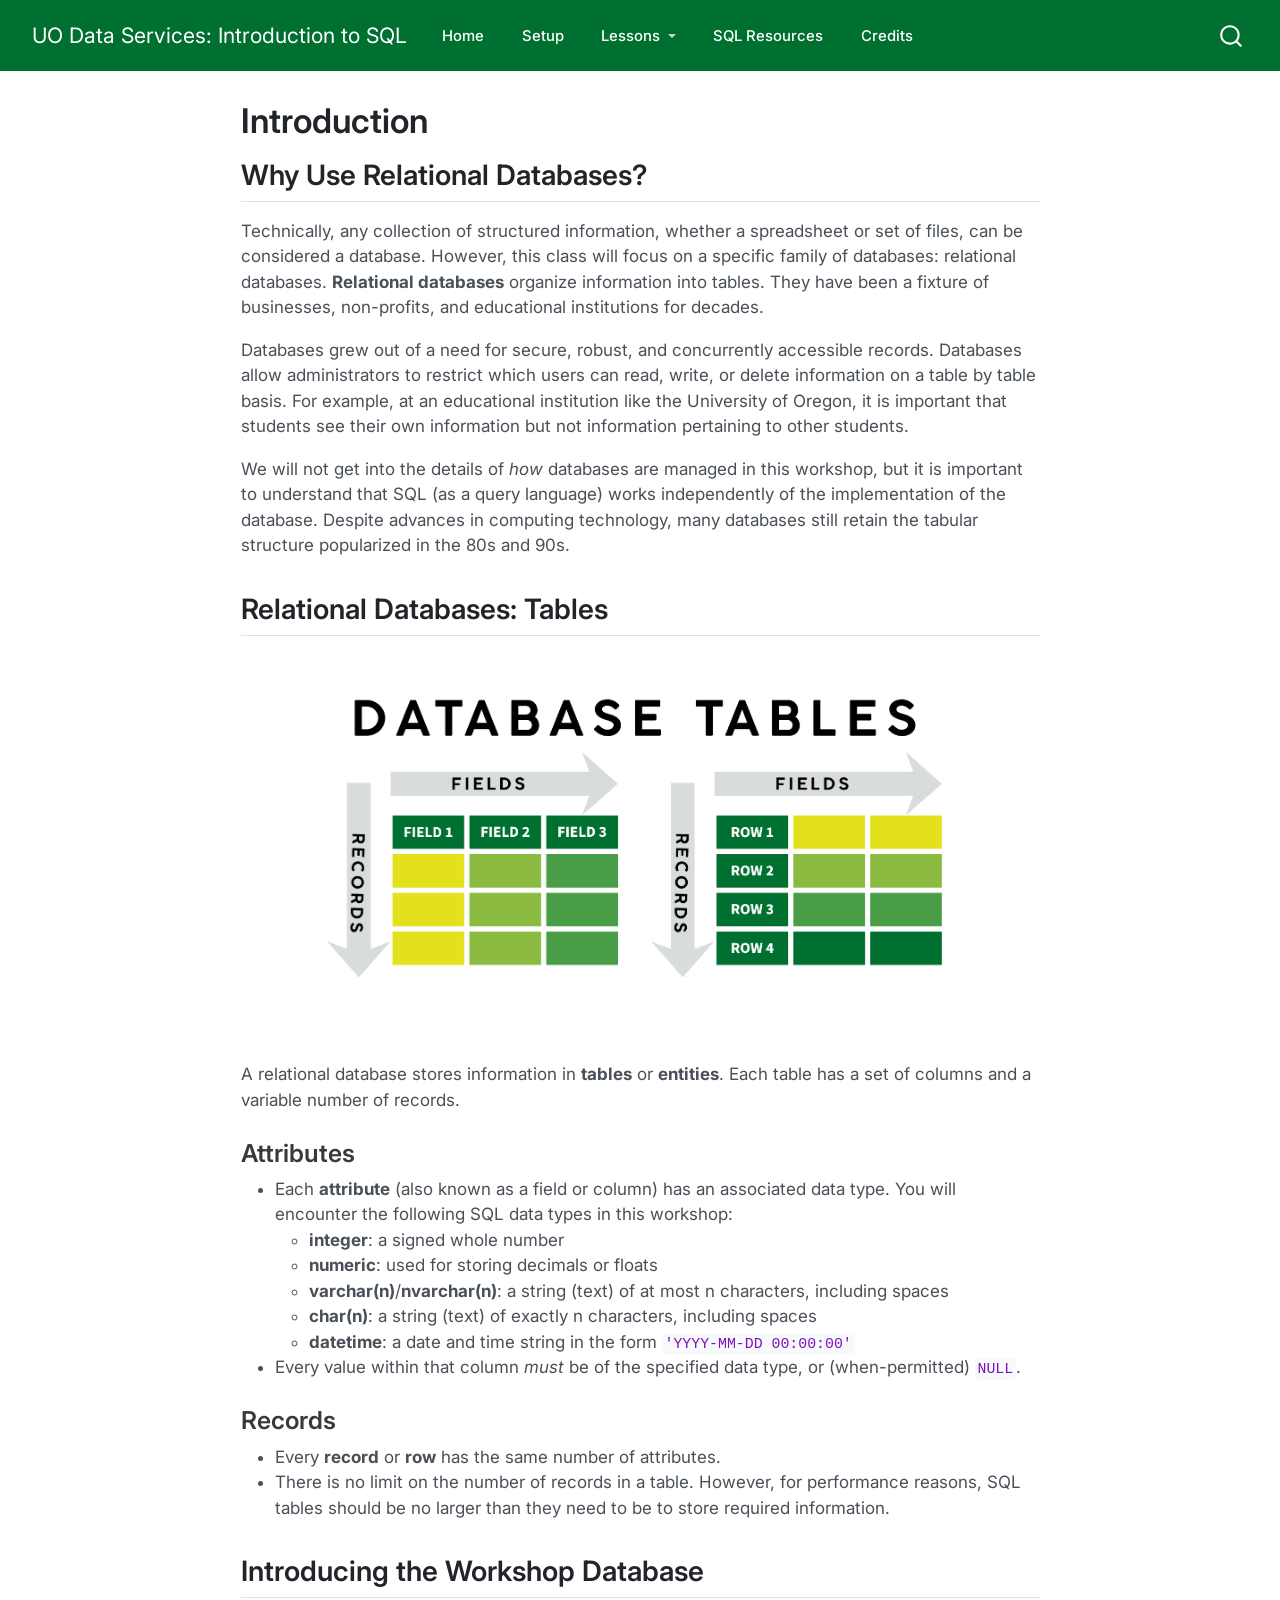
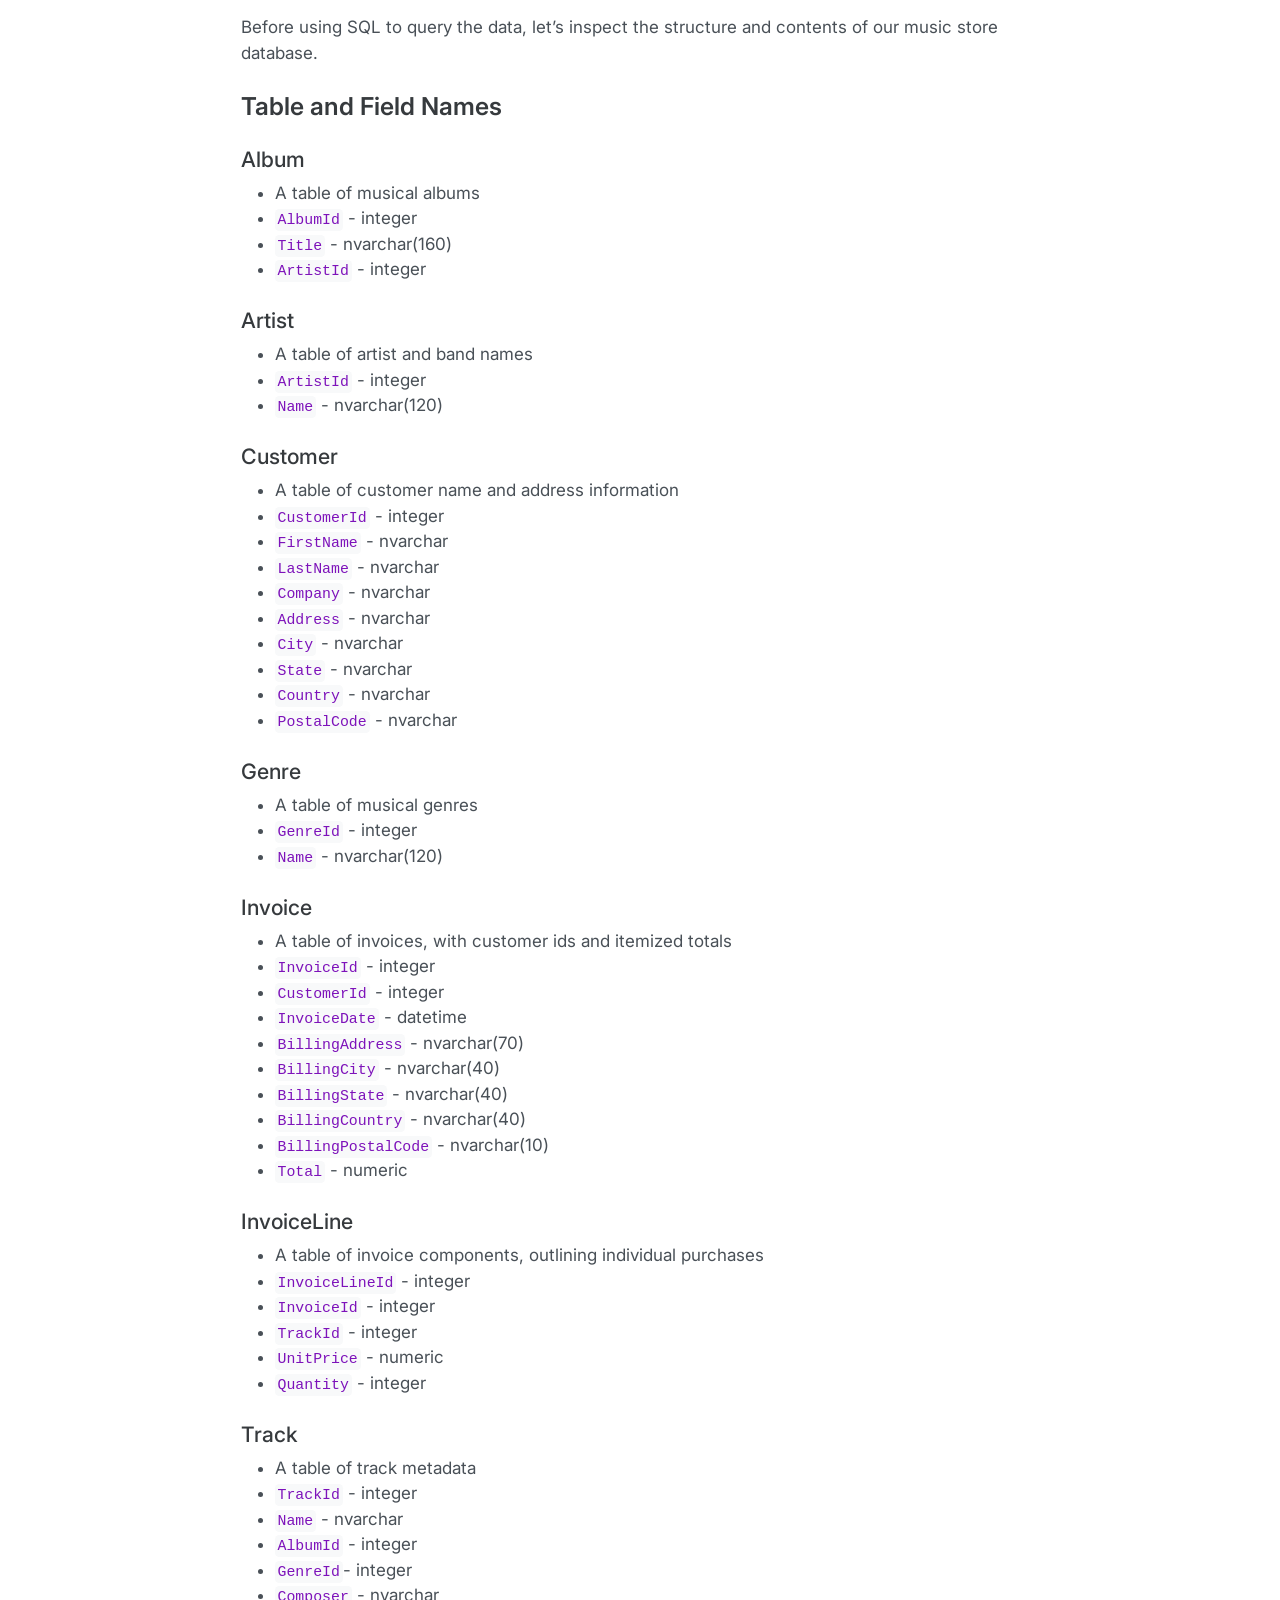
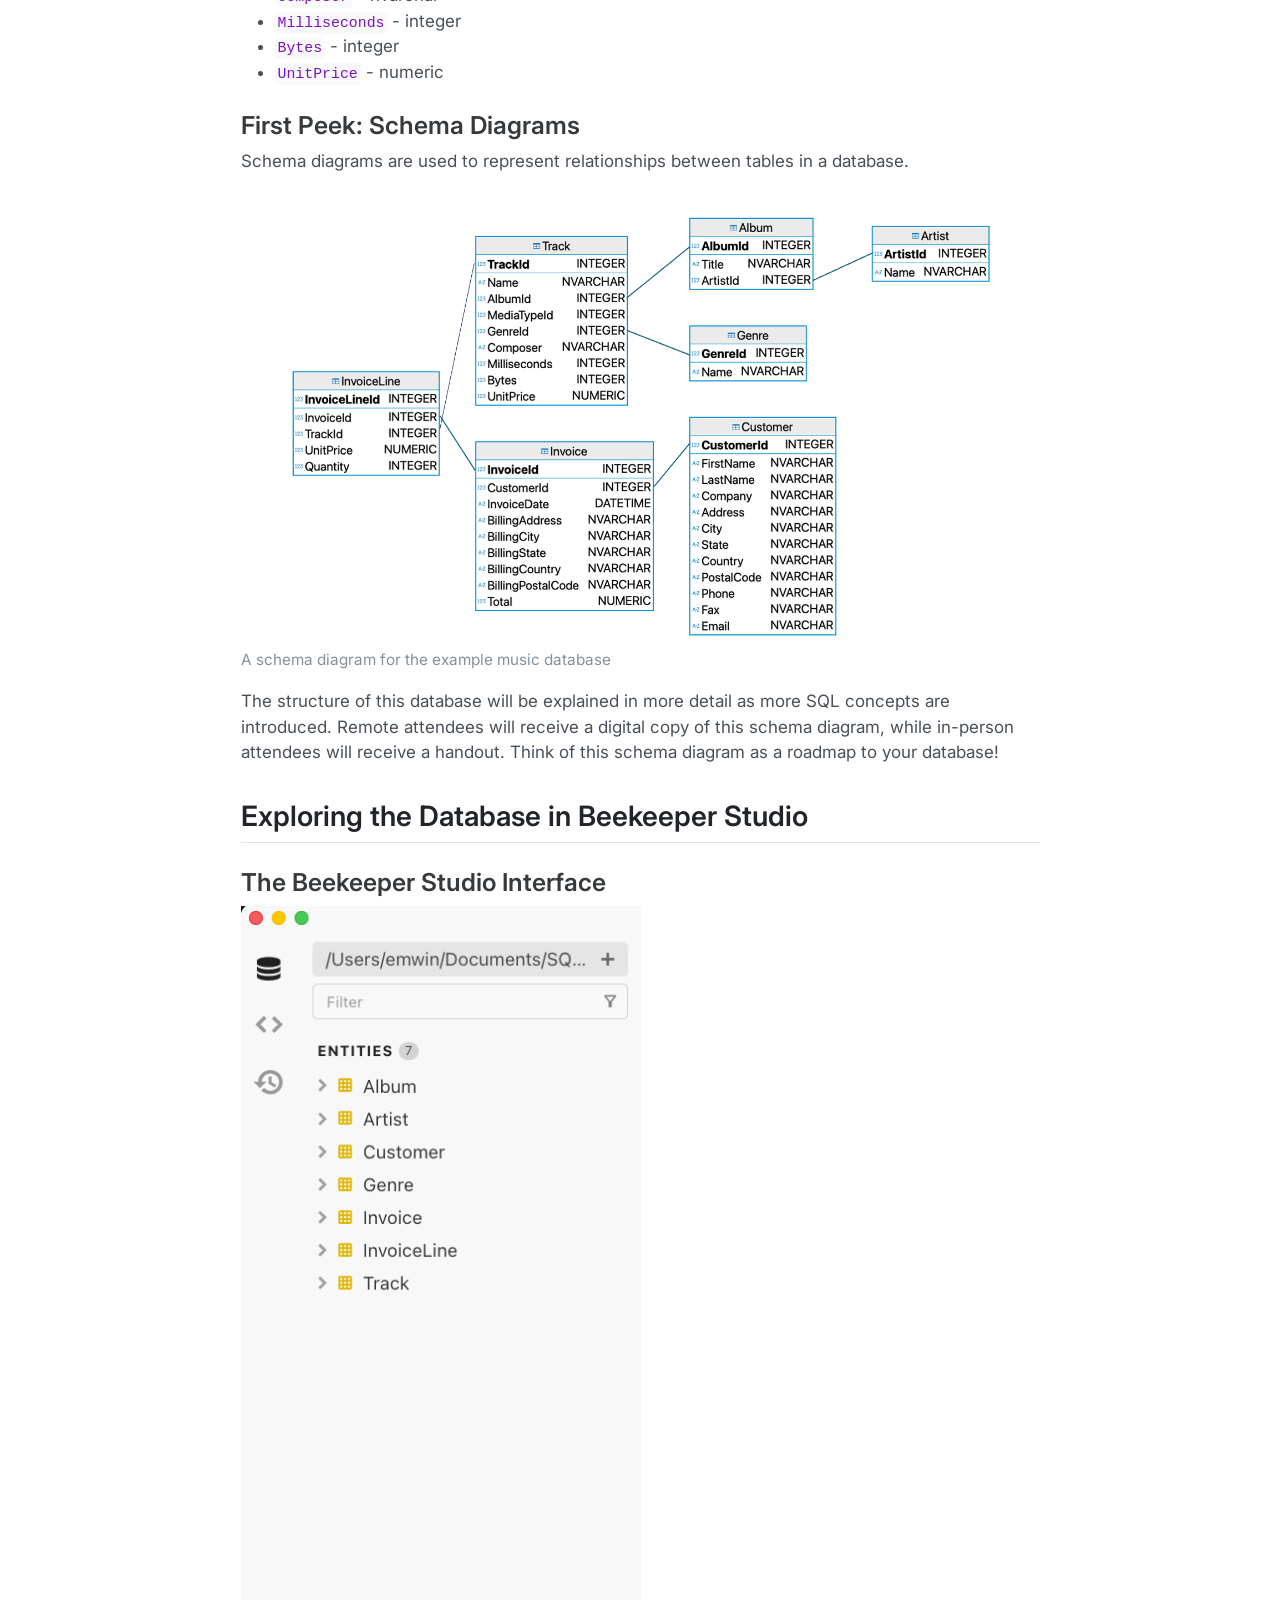
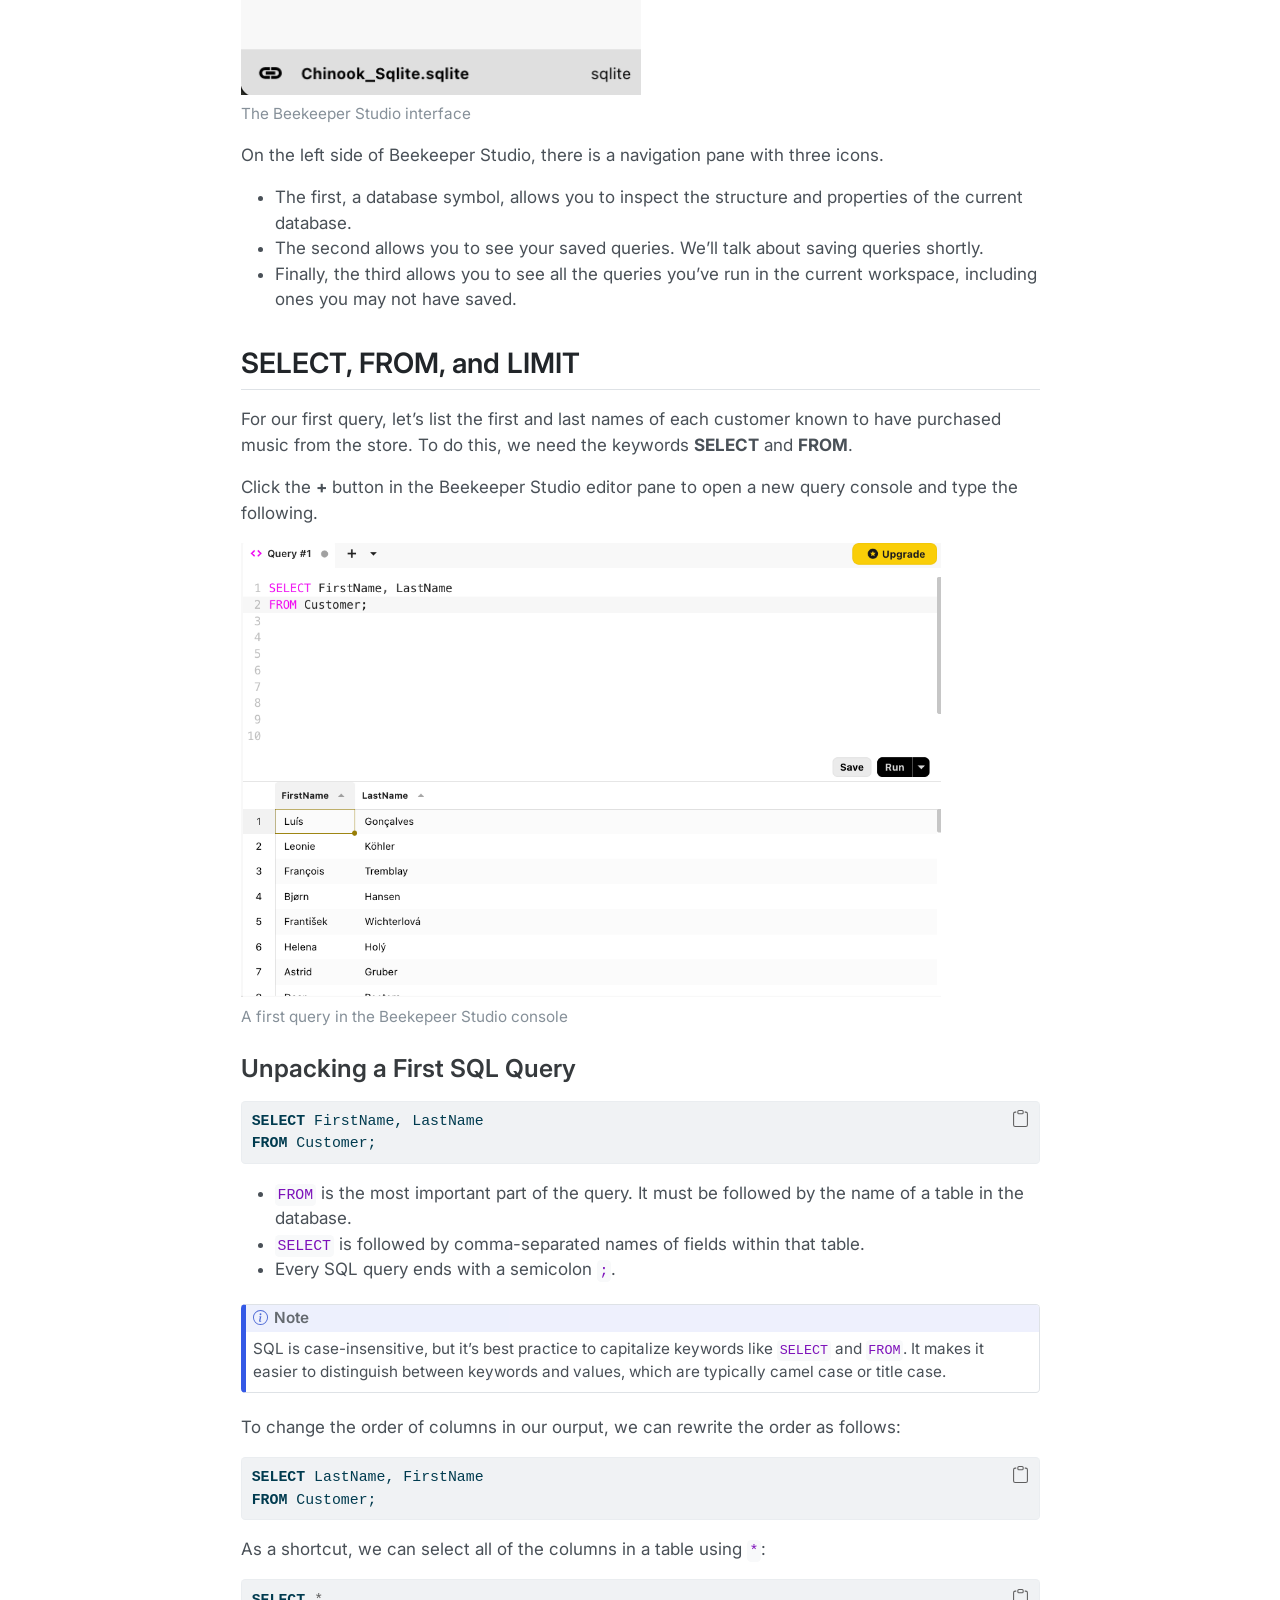
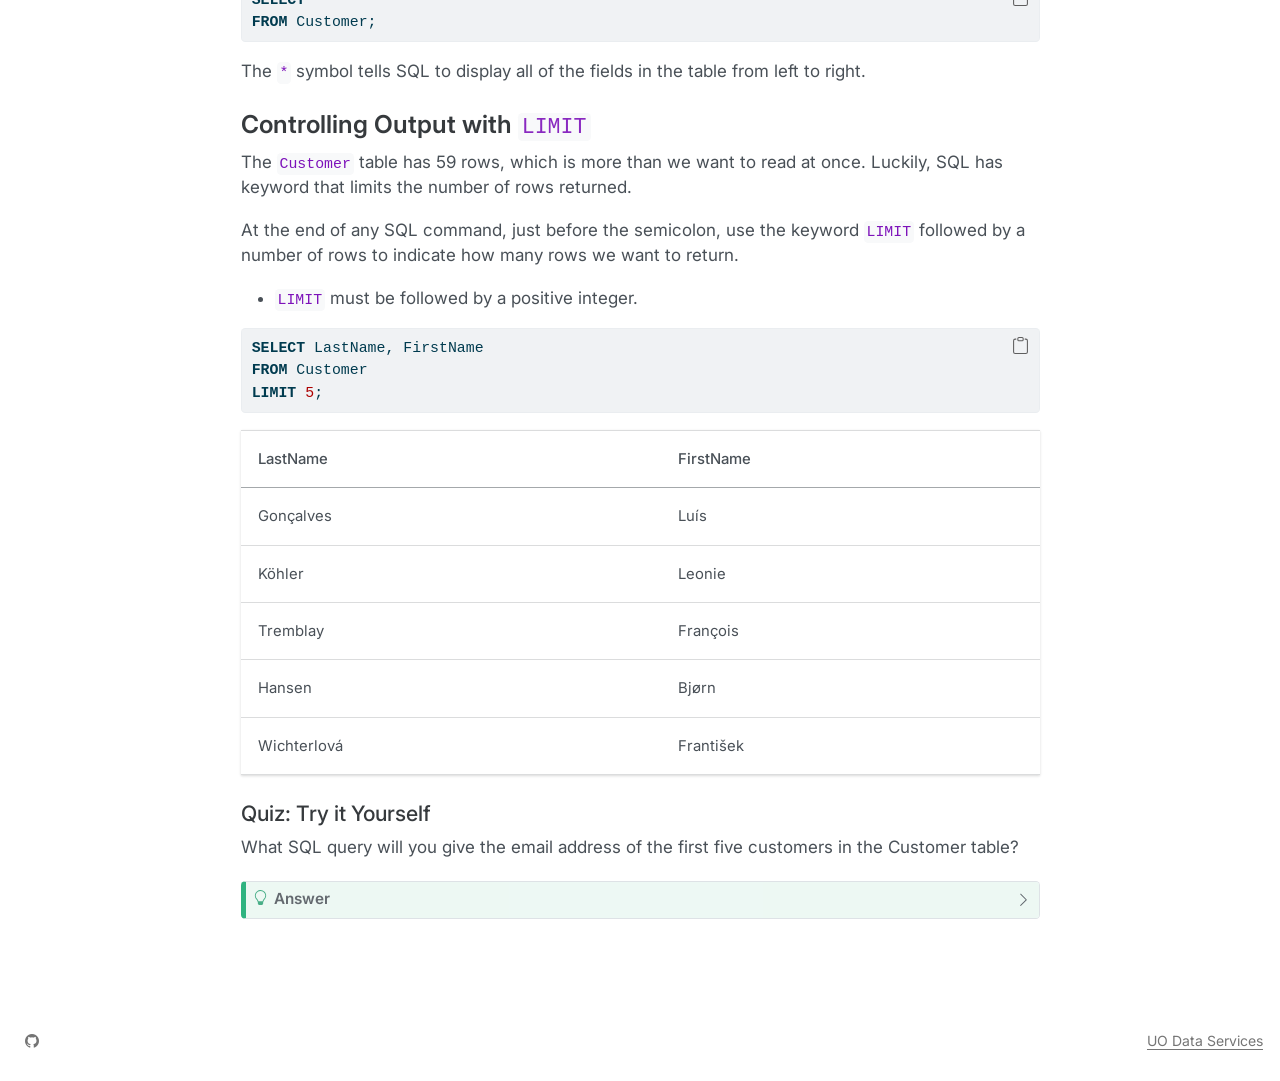
<file: lessons/lesson-1.html>
<!DOCTYPE html>
<html xmlns="http://www.w3.org/1999/xhtml" lang="en" xml:lang="en"><head>

<meta charset="utf-8">
<meta name="generator" content="quarto-1.8.17">

<meta name="viewport" content="width=device-width, initial-scale=1.0, user-scalable=yes">


<title>Introduction – UO Data Services: Introduction to SQL</title>
<style>
code{white-space: pre-wrap;}
span.smallcaps{font-variant: small-caps;}
div.columns{display: flex; gap: min(4vw, 1.5em);}
div.column{flex: auto; overflow-x: auto;}
div.hanging-indent{margin-left: 1.5em; text-indent: -1.5em;}
ul.task-list{list-style: none;}
ul.task-list li input[type="checkbox"] {
  width: 0.8em;
  margin: 0 0.8em 0.2em -1em; /* quarto-specific, see https://github.com/quarto-dev/quarto-cli/issues/4556 */ 
  vertical-align: middle;
}
/* CSS for syntax highlighting */
html { -webkit-text-size-adjust: 100%; }
pre > code.sourceCode { white-space: pre; position: relative; }
pre > code.sourceCode > span { display: inline-block; line-height: 1.25; }
pre > code.sourceCode > span:empty { height: 1.2em; }
.sourceCode { overflow: visible; }
code.sourceCode > span { color: inherit; text-decoration: inherit; }
div.sourceCode { margin: 1em 0; }
pre.sourceCode { margin: 0; }
@media screen {
div.sourceCode { overflow: auto; }
}
@media print {
pre > code.sourceCode { white-space: pre-wrap; }
pre > code.sourceCode > span { text-indent: -5em; padding-left: 5em; }
}
pre.numberSource code
  { counter-reset: source-line 0; }
pre.numberSource code > span
  { position: relative; left: -4em; counter-increment: source-line; }
pre.numberSource code > span > a:first-child::before
  { content: counter(source-line);
    position: relative; left: -1em; text-align: right; vertical-align: baseline;
    border: none; display: inline-block;
    -webkit-touch-callout: none; -webkit-user-select: none;
    -khtml-user-select: none; -moz-user-select: none;
    -ms-user-select: none; user-select: none;
    padding: 0 4px; width: 4em;
  }
pre.numberSource { margin-left: 3em;  padding-left: 4px; }
div.sourceCode
  {   }
@media screen {
pre > code.sourceCode > span > a:first-child::before { text-decoration: underline; }
}
</style>


<script src="../site_libs/quarto-nav/quarto-nav.js"></script>
<script src="../site_libs/quarto-nav/headroom.min.js"></script>
<script src="../site_libs/clipboard/clipboard.min.js"></script>
<script src="../site_libs/quarto-search/autocomplete.umd.js"></script>
<script src="../site_libs/quarto-search/fuse.min.js"></script>
<script src="../site_libs/quarto-search/quarto-search.js"></script>
<meta name="quarto:offset" content="../">
<script src="../site_libs/quarto-html/quarto.js" type="module"></script>
<script src="../site_libs/quarto-html/tabsets/tabsets.js" type="module"></script>
<script src="../site_libs/quarto-html/axe/axe-check.js" type="module"></script>
<script src="../site_libs/quarto-html/popper.min.js"></script>
<script src="../site_libs/quarto-html/tippy.umd.min.js"></script>
<script src="../site_libs/quarto-html/anchor.min.js"></script>
<link href="../site_libs/quarto-html/tippy.css" rel="stylesheet">
<link href="../site_libs/quarto-html/quarto-syntax-highlighting-c2d8198b7f72dec16de60f0cb3fab69f.css" rel="stylesheet" id="quarto-text-highlighting-styles">
<script src="../site_libs/bootstrap/bootstrap.min.js"></script>
<link href="../site_libs/bootstrap/bootstrap-icons.css" rel="stylesheet">
<link href="../site_libs/bootstrap/bootstrap-25d36f370f74572310f8908c5fb308fd.min.css" rel="stylesheet" append-hash="true" id="quarto-bootstrap" data-mode="light">
<script id="quarto-search-options" type="application/json">{
  "location": "navbar",
  "copy-button": false,
  "collapse-after": 3,
  "panel-placement": "end",
  "type": "overlay",
  "limit": 50,
  "keyboard-shortcut": [
    "f",
    "/",
    "s"
  ],
  "show-item-context": false,
  "language": {
    "search-no-results-text": "No results",
    "search-matching-documents-text": "matching documents",
    "search-copy-link-title": "Copy link to search",
    "search-hide-matches-text": "Hide additional matches",
    "search-more-match-text": "more match in this document",
    "search-more-matches-text": "more matches in this document",
    "search-clear-button-title": "Clear",
    "search-text-placeholder": "",
    "search-detached-cancel-button-title": "Cancel",
    "search-submit-button-title": "Submit",
    "search-label": "Search"
  }
}</script>


<link rel="stylesheet" href="../styles.css">
<link rel="stylesheet" href="../include/webex.css">
</head>

<body class="nav-fixed fullcontent quarto-light">

<div id="quarto-search-results"></div>
  <header id="quarto-header" class="headroom fixed-top">
    <nav class="navbar navbar-expand-lg " data-bs-theme="dark">
      <div class="navbar-container container-fluid">
      <div class="navbar-brand-container mx-auto">
    <a href="../index.html" class="navbar-brand navbar-brand-logo">
    </a>
    <a class="navbar-brand" href="../index.html">
    <span class="navbar-title">UO Data Services: Introduction to SQL</span>
    </a>
  </div>
            <div id="quarto-search" class="" title="Search"></div>
          <button class="navbar-toggler" type="button" data-bs-toggle="collapse" data-bs-target="#navbarCollapse" aria-controls="navbarCollapse" role="menu" aria-expanded="false" aria-label="Toggle navigation" onclick="if (window.quartoToggleHeadroom) { window.quartoToggleHeadroom(); }">
  <span class="navbar-toggler-icon"></span>
</button>
          <div class="collapse navbar-collapse" id="navbarCollapse">
            <ul class="navbar-nav navbar-nav-scroll me-auto">
  <li class="nav-item">
    <a class="nav-link" href="../index.html"> 
<span class="menu-text">Home</span></a>
  </li>  
  <li class="nav-item">
    <a class="nav-link" href="../setup.html"> 
<span class="menu-text">Setup</span></a>
  </li>  
  <li class="nav-item dropdown ">
    <a class="nav-link dropdown-toggle" href="#" id="nav-menu-lessons" role="link" data-bs-toggle="dropdown" aria-expanded="false">
 <span class="menu-text">Lessons</span>
    </a>
    <ul class="dropdown-menu" aria-labelledby="nav-menu-lessons">    
        <li>
    <a class="dropdown-item" href="../lessons/lesson-1.html">
 <span class="dropdown-text">Introduction</span></a>
  </li>  
        <li>
    <a class="dropdown-item" href="../lessons/lesson-2.html">
 <span class="dropdown-text">Selection Fundamentals</span></a>
  </li>  
        <li>
    <a class="dropdown-item" href="../lessons/lesson-3.html">
 <span class="dropdown-text">Intermediate Selection</span></a>
  </li>  
        <li>
    <a class="dropdown-item" href="../lessons/lesson-4.html">
 <span class="dropdown-text">Aggregation and Grouping</span></a>
  </li>  
        <li>
    <a class="dropdown-item" href="../lessons/lesson-5.html">
 <span class="dropdown-text">Database Structure and Joining Tables</span></a>
  </li>  
        <li>
    <a class="dropdown-item" href="../lessons/lesson-6.html">
 <span class="dropdown-text">Using Joins</span></a>
  </li>  
    </ul>
  </li>
  <li class="nav-item">
    <a class="nav-link" href="../resources.html"> 
<span class="menu-text">SQL Resources</span></a>
  </li>  
  <li class="nav-item">
    <a class="nav-link" href="../credits.html"> 
<span class="menu-text">Credits</span></a>
  </li>  
</ul>
          </div> <!-- /navcollapse -->
            <div class="quarto-navbar-tools">
</div>
      </div> <!-- /container-fluid -->
    </nav>
</header>
<!-- content -->
<div id="quarto-content" class="quarto-container page-columns page-rows-contents page-layout-article page-navbar">
<!-- sidebar -->
<!-- margin-sidebar -->
    
<!-- main -->
<main class="content" id="quarto-document-content">

<header id="title-block-header" class="quarto-title-block default">
<div class="quarto-title">
<h1 class="title">Introduction</h1>
</div>



<div class="quarto-title-meta">

    
  
    
  </div>
  


</header>


<section id="why-use-relational-databases" class="level2">
<h2 class="anchored" data-anchor-id="why-use-relational-databases">Why Use Relational Databases?</h2>
<p>Technically, any collection of structured information, whether a spreadsheet or set of files, can be considered a database. However, this class will focus on a specific family of databases: relational databases. <strong>Relational databases</strong> organize information into tables. They have been a fixture of businesses, non-profits, and educational institutions for decades.</p>
<p>Databases grew out of a need for secure, robust, and concurrently accessible records. Databases allow administrators to restrict which users can read, write, or delete information on a table by table basis. For example, at an educational institution like the University of Oregon, it is important that students see their own information but not information pertaining to other students.</p>
<p>We will not get into the details of <em>how</em> databases are managed in this workshop, but it is important to understand that SQL (as a query language) works independently of the implementation of the database. Despite advances in computing technology, many databases still retain the tabular structure popularized in the 80s and 90s.</p>
</section>
<section id="relational-databases-tables" class="level2">
<h2 class="anchored" data-anchor-id="relational-databases-tables">Relational Databases: Tables</h2>
<div class="quarto-figure quarto-figure-center">
<figure class="figure">
<p><img src="../images/01-table-format.png" class="img-fluid quarto-figure quarto-figure-center figure-img" width="700"></p>
</figure>
</div>
<p>A relational database stores information in <strong>tables</strong> or <strong>entities</strong>. Each table has a set of columns and a variable number of records.</p>
<section id="attributes" class="level3">
<h3 class="anchored" data-anchor-id="attributes">Attributes</h3>
<ul>
<li>Each <strong>attribute</strong> (also known as a field or column) has an associated data type. You will encounter the following SQL data types in this workshop:
<ul>
<li><strong>integer</strong>: a signed whole number</li>
<li><strong>numeric</strong>: used for storing decimals or floats</li>
<li><strong>varchar(n)</strong>/<strong>nvarchar(n)</strong>: a string (text) of at most n characters, including spaces</li>
<li><strong>char(n)</strong>: a string (text) of exactly n characters, including spaces</li>
<li><strong>datetime</strong>: a date and time string in the form <code>'YYYY-MM-DD 00:00:00'</code></li>
</ul></li>
<li>Every value within that column <em>must</em> be of the specified data type, or (when-permitted) <code>NULL</code>.</li>
</ul>
</section>
<section id="records" class="level3">
<h3 class="anchored" data-anchor-id="records">Records</h3>
<ul>
<li>Every <strong>record</strong> or <strong>row</strong> has the same number of attributes.</li>
<li>There is no limit on the number of records in a table. However, for performance reasons, SQL tables should be no larger than they need to be to store required information.</li>
</ul>
</section>
</section>
<section id="introducing-the-workshop-database" class="level2">
<h2 class="anchored" data-anchor-id="introducing-the-workshop-database">Introducing the Workshop Database</h2>
<p>Before using SQL to query the data, let’s inspect the structure and contents of our music store database.</p>
<section id="table-and-field-names" class="level3">
<h3 class="anchored" data-anchor-id="table-and-field-names">Table and Field Names</h3>
<section id="album" class="level4">
<h4 class="anchored" data-anchor-id="album">Album</h4>
<ul>
<li>A table of musical albums</li>
<li><code>AlbumId</code> - integer</li>
<li><code>Title</code> - nvarchar(160)</li>
<li><code>ArtistId</code> - integer</li>
</ul>
</section>
<section id="artist" class="level4">
<h4 class="anchored" data-anchor-id="artist">Artist</h4>
<ul>
<li>A table of artist and band names</li>
<li><code>ArtistId</code> - integer</li>
<li><code>Name</code> - nvarchar(120)</li>
</ul>
</section>
<section id="customer" class="level4">
<h4 class="anchored" data-anchor-id="customer">Customer</h4>
<ul>
<li>A table of customer name and address information</li>
<li><code>CustomerId</code> - integer</li>
<li><code>FirstName</code> - nvarchar</li>
<li><code>LastName</code> - nvarchar</li>
<li><code>Company</code> - nvarchar</li>
<li><code>Address</code> - nvarchar</li>
<li><code>City</code> - nvarchar</li>
<li><code>State</code> - nvarchar</li>
<li><code>Country</code> - nvarchar</li>
<li><code>PostalCode</code> - nvarchar</li>
</ul>
</section>
<section id="genre" class="level4">
<h4 class="anchored" data-anchor-id="genre">Genre</h4>
<ul>
<li>A table of musical genres</li>
<li><code>GenreId</code> - integer</li>
<li><code>Name</code> - nvarchar(120)</li>
</ul>
</section>
<section id="invoice" class="level4">
<h4 class="anchored" data-anchor-id="invoice">Invoice</h4>
<ul>
<li>A table of invoices, with customer ids and itemized totals</li>
<li><code>InvoiceId</code> - integer</li>
<li><code>CustomerId</code> - integer</li>
<li><code>InvoiceDate</code> - datetime</li>
<li><code>BillingAddress</code> - nvarchar(70)</li>
<li><code>BillingCity</code> - nvarchar(40)</li>
<li><code>BillingState</code> - nvarchar(40)</li>
<li><code>BillingCountry</code> - nvarchar(40)</li>
<li><code>BillingPostalCode</code> - nvarchar(10)</li>
<li><code>Total</code> - numeric</li>
</ul>
</section>
<section id="invoiceline" class="level4">
<h4 class="anchored" data-anchor-id="invoiceline">InvoiceLine</h4>
<ul>
<li>A table of invoice components, outlining individual purchases</li>
<li><code>InvoiceLineId</code> - integer</li>
<li><code>InvoiceId</code> - integer</li>
<li><code>TrackId</code> - integer</li>
<li><code>UnitPrice</code> - numeric</li>
<li><code>Quantity</code> - integer</li>
</ul>
</section>
<section id="track" class="level4">
<h4 class="anchored" data-anchor-id="track">Track</h4>
<ul>
<li>A table of track metadata</li>
<li><code>TrackId</code> - integer</li>
<li><code>Name</code> - nvarchar</li>
<li><code>AlbumId</code> - integer</li>
<li><code>GenreId</code>- integer</li>
<li><code>Composer</code> - nvarchar</li>
<li><code>Milliseconds</code> - integer</li>
<li><code>Bytes</code> - integer</li>
<li><code>UnitPrice</code> - numeric</li>
</ul>
</section>
</section>
<section id="first-peek-schema-diagrams" class="level3">
<h3 class="anchored" data-anchor-id="first-peek-schema-diagrams">First Peek: Schema Diagrams</h3>
<p>Schema diagrams are used to represent relationships between tables in a database.</p>
<div class="quarto-figure quarto-figure-left">
<figure class="figure">
<p><img src="../images/02-schema-diagram.png" class="img-fluid figure-img" width="800"></p>
<figcaption>A schema diagram for the example music database</figcaption>
</figure>
</div>
<p>The structure of this database will be explained in more detail as more SQL concepts are introduced. Remote attendees will receive a digital copy of this schema diagram, while in-person attendees will receive a handout. Think of this schema diagram as a roadmap to your database!</p>
</section>
</section>
<section id="exploring-the-database-in-beekeeper-studio" class="level2">
<h2 class="anchored" data-anchor-id="exploring-the-database-in-beekeeper-studio">Exploring the Database in Beekeeper Studio</h2>
<section id="the-beekeeper-studio-interface" class="level3">
<h3 class="anchored" data-anchor-id="the-beekeeper-studio-interface">The Beekeeper Studio Interface</h3>
<div class="quarto-figure quarto-figure-left">
<figure class="figure">
<p><img src="../images/02-basic-interface.png" class="img-fluid figure-img" width="400"></p>
<figcaption>The Beekeeper Studio interface</figcaption>
</figure>
</div>
<p>On the left side of Beekeeper Studio, there is a navigation pane with three icons.</p>
<ul>
<li>The first, a database symbol, allows you to inspect the structure and properties of the current database.</li>
<li>The second allows you to see your saved queries. We’ll talk about saving queries shortly.</li>
<li>Finally, the third allows you to see all the queries you’ve run in the current workspace, including ones you may not have saved.</li>
</ul>
</section>
</section>
<section id="select-from-and-limit" class="level2">
<h2 class="anchored" data-anchor-id="select-from-and-limit">SELECT, FROM, and LIMIT</h2>
<p>For our first query, let’s list the first and last names of each customer known to have purchased music from the store. To do this, we need the keywords <strong>SELECT</strong> and <strong>FROM</strong>.</p>
<p>Click the <strong>+</strong> button in the Beekeeper Studio editor pane to open a new query console and type the following.</p>
<div class="quarto-figure quarto-figure-left">
<figure class="figure">
<p><img src="../images/02-query-interface.png" class="img-fluid figure-img" width="700"></p>
<figcaption>A first query in the Beekepeer Studio console</figcaption>
</figure>
</div>
<section id="unpacking-a-first-sql-query" class="level3">
<h3 class="anchored" data-anchor-id="unpacking-a-first-sql-query">Unpacking a First SQL Query</h3>
<div class="code-copy-outer-scaffold"><div class="sourceCode" id="cb1"><pre class="sourceCode sql code-with-copy"><code class="sourceCode sql"><span id="cb1-1"><a href="#cb1-1" aria-hidden="true" tabindex="-1"></a><span class="kw">SELECT</span> FirstName, LastName </span>
<span id="cb1-2"><a href="#cb1-2" aria-hidden="true" tabindex="-1"></a><span class="kw">FROM</span> Customer;</span></code></pre></div><button title="Copy to Clipboard" class="code-copy-button"><i class="bi"></i></button></div>
<ul>
<li><code>FROM</code> is the most important part of the query. It must be followed by the name of a table in the database.</li>
<li><code>SELECT</code> is followed by comma-separated names of fields within that table.</li>
<li>Every SQL query ends with a semicolon <code>;</code>.</li>
</ul>
<div class="callout callout-style-default callout-note callout-titled">
<div class="callout-header d-flex align-content-center">
<div class="callout-icon-container">
<i class="callout-icon"></i>
</div>
<div class="callout-title-container flex-fill">
Note
</div>
</div>
<div class="callout-body-container callout-body">
<p>SQL is case-insensitive, but it’s best practice to capitalize keywords like <code>SELECT</code> and <code>FROM</code>. It makes it easier to distinguish between keywords and values, which are typically camel case or title case.</p>
</div>
</div>
<p>To change the order of columns in our ourput, we can rewrite the order as follows:</p>
<div class="code-copy-outer-scaffold"><div class="sourceCode" id="cb2"><pre class="sourceCode sql code-with-copy"><code class="sourceCode sql"><span id="cb2-1"><a href="#cb2-1" aria-hidden="true" tabindex="-1"></a><span class="kw">SELECT</span> LastName, FirstName</span>
<span id="cb2-2"><a href="#cb2-2" aria-hidden="true" tabindex="-1"></a><span class="kw">FROM</span> Customer;</span></code></pre></div><button title="Copy to Clipboard" class="code-copy-button"><i class="bi"></i></button></div>
<p>As a shortcut, we can select all of the columns in a table using <code>*</code>:</p>
<div class="code-copy-outer-scaffold"><div class="sourceCode" id="cb3"><pre class="sourceCode sql code-with-copy"><code class="sourceCode sql"><span id="cb3-1"><a href="#cb3-1" aria-hidden="true" tabindex="-1"></a><span class="kw">SELECT</span> <span class="op">*</span></span>
<span id="cb3-2"><a href="#cb3-2" aria-hidden="true" tabindex="-1"></a><span class="kw">FROM</span> Customer;</span></code></pre></div><button title="Copy to Clipboard" class="code-copy-button"><i class="bi"></i></button></div>
<p>The <code>*</code> symbol tells SQL to display all of the fields in the table from left to right.</p>
</section>
<section id="controlling-output-with-limit" class="level3">
<h3 class="anchored" data-anchor-id="controlling-output-with-limit">Controlling Output with <code>LIMIT</code></h3>
<p>The <code>Customer</code> table has 59 rows, which is more than we want to read at once. Luckily, SQL has keyword that limits the number of rows returned.</p>
<p>At the end of any SQL command, just before the semicolon, use the keyword <code>LIMIT</code> followed by a number of rows to indicate how many rows we want to return.</p>
<ul>
<li><code>LIMIT</code> must be followed by a positive integer.</li>
</ul>
<div class="code-copy-outer-scaffold"><div class="sourceCode" id="cb4"><pre class="sourceCode sql code-with-copy"><code class="sourceCode sql"><span id="cb4-1"><a href="#cb4-1" aria-hidden="true" tabindex="-1"></a><span class="kw">SELECT</span> LastName, FirstName</span>
<span id="cb4-2"><a href="#cb4-2" aria-hidden="true" tabindex="-1"></a><span class="kw">FROM</span> Customer</span>
<span id="cb4-3"><a href="#cb4-3" aria-hidden="true" tabindex="-1"></a><span class="kw">LIMIT</span> <span class="dv">5</span>;</span></code></pre></div><button title="Copy to Clipboard" class="code-copy-button"><i class="bi"></i></button></div>
<table class="caption-top table">
<thead>
<tr class="header">
<th>LastName</th>
<th>FirstName</th>
</tr>
</thead>
<tbody>
<tr class="odd">
<td>Gonçalves</td>
<td>Luís</td>
</tr>
<tr class="even">
<td>Köhler</td>
<td>Leonie</td>
</tr>
<tr class="odd">
<td>Tremblay</td>
<td>François</td>
</tr>
<tr class="even">
<td>Hansen</td>
<td>Bjørn</td>
</tr>
<tr class="odd">
<td>Wichterlová</td>
<td>František</td>
</tr>
</tbody>
</table>
<section id="quiz-try-it-yourself" class="level4">
<h4 class="anchored" data-anchor-id="quiz-try-it-yourself">Quiz: Try it Yourself</h4>
<p>What SQL query will you give the email address of the first five customers in the Customer table?</p>
<div class="callout callout-style-default callout-tip callout-titled">
<div class="callout-header d-flex align-content-center collapsed" data-bs-toggle="collapse" data-bs-target=".callout-2-contents" aria-controls="callout-2" aria-expanded="false" aria-label="Toggle callout">
<div class="callout-icon-container">
<i class="callout-icon"></i>
</div>
<div class="callout-title-container flex-fill">
<span class="screen-reader-only">Tip</span>Answer
</div>
<div class="callout-btn-toggle d-inline-block border-0 py-1 ps-1 pe-0 float-end"><i class="callout-toggle"></i></div>
</div>
<div id="callout-2" class="callout-2-contents callout-collapse collapse">
<div class="callout-body-container callout-body">
<div class="code-copy-outer-scaffold"><div class="sourceCode" id="cb5"><pre class="sourceCode sql code-with-copy"><code class="sourceCode sql"><span id="cb5-1"><a href="#cb5-1" aria-hidden="true" tabindex="-1"></a><span class="kw">SELECT</span> Email</span>
<span id="cb5-2"><a href="#cb5-2" aria-hidden="true" tabindex="-1"></a><span class="kw">FROM</span> Customer</span>
<span id="cb5-3"><a href="#cb5-3" aria-hidden="true" tabindex="-1"></a><span class="kw">LIMIT</span> <span class="dv">5</span>;</span></code></pre></div><button title="Copy to Clipboard" class="code-copy-button"><i class="bi"></i></button></div>
<table class="caption-top table">
<thead>
<tr class="header">
<th>Email</th>
</tr>
</thead>
<tbody>
<tr class="odd">
<td>luisg@embraer.com.br</td>
</tr>
<tr class="even">
<td>leonekohler@surfeu.de</td>
</tr>
<tr class="odd">
<td>ftremblay@gmail.com</td>
</tr>
<tr class="even">
<td>bjorn.hansen@yahoo.no</td>
</tr>
<tr class="odd">
<td>frantisekw@jetbrains.com</td>
</tr>
</tbody>
</table>
</div>
</div>
</div>


</section>
</section>
</section>

</main> <!-- /main -->
<script>

/* update total correct if #webex-total_correct exists */
update_total_correct = function() {
  console.log("webex: update total_correct");

  var t = document.getElementsByClassName("webex-total_correct");
  for (var i = 0; i < t.length; i++) {
    p = t[i].parentElement;
    var correct = p.getElementsByClassName("webex-correct").length;
    var solvemes = p.getElementsByClassName("webex-solveme").length;
    var radiogroups = p.getElementsByClassName("webex-radiogroup").length;
    var selects = p.getElementsByClassName("webex-select").length;

    t[i].innerHTML = correct + " of " + (solvemes + radiogroups + selects) + " correct";
  }
}

/* webex-solution button toggling function */
b_func = function() {
  console.log("webex: toggle hide");

  var cl = this.parentElement.classList;
  if (cl.contains('open')) {
    cl.remove("open");
  } else {
    cl.add("open");
  }
}

/* check answers */
check_func = function() {
  console.log("webex: check answers");

  var cl = this.parentElement.classList;
  if (cl.contains('unchecked')) {
    cl.remove("unchecked");
    this.innerHTML = "Hide Answers";
  } else {
    cl.add("unchecked");
    this.innerHTML = "Show Answers";
  }
}

/* function for checking solveme answers */
solveme_func = function(e) {
  console.log("webex: check solveme");

  var real_answers = JSON.parse(this.dataset.answer);
  var my_answer = this.value;
  var cl = this.classList;
  if (cl.contains("ignorecase")) {
    my_answer = my_answer.toLowerCase();
  }
  if (cl.contains("nospaces")) {
    my_answer = my_answer.replace(/ /g, "")
  }

  if (my_answer == "") {
    cl.remove("webex-correct");
    cl.remove("webex-incorrect");
  } else if (real_answers.includes(my_answer)) {
    cl.add("webex-correct");
    cl.remove("webex-incorrect");
  } else {
    cl.add("webex-incorrect");
    cl.remove("webex-correct");
  }

  // match numeric answers within a specified tolerance
  if(this.dataset.tol > 0){
    var tol = JSON.parse(this.dataset.tol);
    var matches = real_answers.map(x => Math.abs(x - my_answer) < tol)
    if (matches.reduce((a, b) => a + b, 0) > 0) {
      cl.add("webex-correct");
    } else {
      cl.remove("webex-correct");
    }
  }

  // added regex bit
  if (cl.contains("regex")){
    answer_regex = RegExp(real_answers.join("|"))
    if (answer_regex.test(my_answer)) {
      cl.add("webex-correct");
    }
  }

  update_total_correct();
}

/* function for checking select answers */
select_func = function(e) {
  console.log("webex: check select");

  var cl = this.classList

  /* add style */
  cl.remove("webex-incorrect");
  cl.remove("webex-correct");
  if (this.value == "answer") {
    cl.add("webex-correct");
  } else if (this.value != "blank") {
    cl.add("webex-incorrect");
  }

  update_total_correct();
}

/* function for checking radiogroups answers */
radiogroups_func = function(e) {
  console.log("webex: check radiogroups");

  var checked_button = document.querySelector('input[name=' + this.id + ']:checked');
  var cl = checked_button.parentElement.classList;
  var labels = checked_button.parentElement.parentElement.children;

  /* get rid of styles */
  for (i = 0; i < labels.length; i++) {
    labels[i].classList.remove("webex-incorrect");
    labels[i].classList.remove("webex-correct");
  }

  /* add style */
  if (checked_button.value == "answer") {
    cl.add("webex-correct");
  } else {
    cl.add("webex-incorrect");
  }

  update_total_correct();
}

window.onload = function() {
  console.log("webex onload");
  /* set up solution buttons */
  var buttons = document.getElementsByTagName("button");

  for (var i = 0; i < buttons.length; i++) {
    if (buttons[i].parentElement.classList.contains('webex-solution')) {
      buttons[i].onclick = b_func;
    }
  }

  var check_sections = document.getElementsByClassName("webex-check");
  console.log("check:", check_sections.length);
  for (var i = 0; i < check_sections.length; i++) {
    check_sections[i].classList.add("unchecked");

    let btn = document.createElement("button");
    btn.innerHTML = "Show Answers";
    btn.classList.add("webex-check-button");
    btn.onclick = check_func;
    check_sections[i].appendChild(btn);

    let spn = document.createElement("span");
    spn.classList.add("webex-total_correct");
    check_sections[i].appendChild(spn);
  }

  /* set up webex-solveme inputs */
  var solveme = document.getElementsByClassName("webex-solveme");

  for (var i = 0; i < solveme.length; i++) {
    /* make sure input boxes don't auto-anything */
    solveme[i].setAttribute("autocomplete","off");
    solveme[i].setAttribute("autocorrect", "off");
    solveme[i].setAttribute("autocapitalize", "off");
    solveme[i].setAttribute("spellcheck", "false");
    solveme[i].value = "";

    /* adjust answer for ignorecase or nospaces */
    var cl = solveme[i].classList;
    var real_answer = solveme[i].dataset.answer;
    if (cl.contains("ignorecase")) {
      real_answer = real_answer.toLowerCase();
    }
    if (cl.contains("nospaces")) {
      real_answer = real_answer.replace(/ /g, "");
    }
    solveme[i].dataset.answer = real_answer;

    /* attach checking function */
    solveme[i].onkeyup = solveme_func;
    solveme[i].onchange = solveme_func;

    solveme[i].insertAdjacentHTML("afterend", " <span class='webex-icon'></span>")
  }

  /* set up radiogroups */
  var radiogroups = document.getElementsByClassName("webex-radiogroup");
  for (var i = 0; i < radiogroups.length; i++) {
    radiogroups[i].onchange = radiogroups_func;
  }

  /* set up selects */
  var selects = document.getElementsByClassName("webex-select");
  for (var i = 0; i < selects.length; i++) {
    selects[i].onchange = select_func;
    selects[i].insertAdjacentHTML("afterend", " <span class='webex-icon'></span>")
  }

  update_total_correct();
}

</script>
<script id="quarto-html-after-body" type="application/javascript">
  window.document.addEventListener("DOMContentLoaded", function (event) {
    const icon = "";
    const anchorJS = new window.AnchorJS();
    anchorJS.options = {
      placement: 'right',
      icon: icon
    };
    anchorJS.add('.anchored');
    const isCodeAnnotation = (el) => {
      for (const clz of el.classList) {
        if (clz.startsWith('code-annotation-')) {                     
          return true;
        }
      }
      return false;
    }
    const onCopySuccess = function(e) {
      // button target
      const button = e.trigger;
      // don't keep focus
      button.blur();
      // flash "checked"
      button.classList.add('code-copy-button-checked');
      var currentTitle = button.getAttribute("title");
      button.setAttribute("title", "Copied!");
      let tooltip;
      if (window.bootstrap) {
        button.setAttribute("data-bs-toggle", "tooltip");
        button.setAttribute("data-bs-placement", "left");
        button.setAttribute("data-bs-title", "Copied!");
        tooltip = new bootstrap.Tooltip(button, 
          { trigger: "manual", 
            customClass: "code-copy-button-tooltip",
            offset: [0, -8]});
        tooltip.show();    
      }
      setTimeout(function() {
        if (tooltip) {
          tooltip.hide();
          button.removeAttribute("data-bs-title");
          button.removeAttribute("data-bs-toggle");
          button.removeAttribute("data-bs-placement");
        }
        button.setAttribute("title", currentTitle);
        button.classList.remove('code-copy-button-checked');
      }, 1000);
      // clear code selection
      e.clearSelection();
    }
    const getTextToCopy = function(trigger) {
        const codeEl = trigger.previousElementSibling.cloneNode(true);
        for (const childEl of codeEl.children) {
          if (isCodeAnnotation(childEl)) {
            childEl.remove();
          }
        }
        return codeEl.innerText;
    }
    const clipboard = new window.ClipboardJS('.code-copy-button:not([data-in-quarto-modal])', {
      text: getTextToCopy
    });
    clipboard.on('success', onCopySuccess);
    if (window.document.getElementById('quarto-embedded-source-code-modal')) {
      const clipboardModal = new window.ClipboardJS('.code-copy-button[data-in-quarto-modal]', {
        text: getTextToCopy,
        container: window.document.getElementById('quarto-embedded-source-code-modal')
      });
      clipboardModal.on('success', onCopySuccess);
    }
      var localhostRegex = new RegExp(/^(?:http|https):\/\/localhost\:?[0-9]*\//);
      var mailtoRegex = new RegExp(/^mailto:/);
        var filterRegex = new RegExp("https:\/\/wintere\.github\.io\/intro-sql\/");
      var isInternal = (href) => {
          return filterRegex.test(href) || localhostRegex.test(href) || mailtoRegex.test(href);
      }
      // Inspect non-navigation links and adorn them if external
     var links = window.document.querySelectorAll('a[href]:not(.nav-link):not(.navbar-brand):not(.toc-action):not(.sidebar-link):not(.sidebar-item-toggle):not(.pagination-link):not(.no-external):not([aria-hidden]):not(.dropdown-item):not(.quarto-navigation-tool):not(.about-link)');
      for (var i=0; i<links.length; i++) {
        const link = links[i];
        if (!isInternal(link.href)) {
          // undo the damage that might have been done by quarto-nav.js in the case of
          // links that we want to consider external
          if (link.dataset.originalHref !== undefined) {
            link.href = link.dataset.originalHref;
          }
        }
      }
    function tippyHover(el, contentFn, onTriggerFn, onUntriggerFn) {
      const config = {
        allowHTML: true,
        maxWidth: 500,
        delay: 100,
        arrow: false,
        appendTo: function(el) {
            return el.parentElement;
        },
        interactive: true,
        interactiveBorder: 10,
        theme: 'quarto',
        placement: 'bottom-start',
      };
      if (contentFn) {
        config.content = contentFn;
      }
      if (onTriggerFn) {
        config.onTrigger = onTriggerFn;
      }
      if (onUntriggerFn) {
        config.onUntrigger = onUntriggerFn;
      }
      window.tippy(el, config); 
    }
    const noterefs = window.document.querySelectorAll('a[role="doc-noteref"]');
    for (var i=0; i<noterefs.length; i++) {
      const ref = noterefs[i];
      tippyHover(ref, function() {
        // use id or data attribute instead here
        let href = ref.getAttribute('data-footnote-href') || ref.getAttribute('href');
        try { href = new URL(href).hash; } catch {}
        const id = href.replace(/^#\/?/, "");
        const note = window.document.getElementById(id);
        if (note) {
          return note.innerHTML;
        } else {
          return "";
        }
      });
    }
    const xrefs = window.document.querySelectorAll('a.quarto-xref');
    const processXRef = (id, note) => {
      // Strip column container classes
      const stripColumnClz = (el) => {
        el.classList.remove("page-full", "page-columns");
        if (el.children) {
          for (const child of el.children) {
            stripColumnClz(child);
          }
        }
      }
      stripColumnClz(note)
      if (id === null || id.startsWith('sec-')) {
        // Special case sections, only their first couple elements
        const container = document.createElement("div");
        if (note.children && note.children.length > 2) {
          container.appendChild(note.children[0].cloneNode(true));
          for (let i = 1; i < note.children.length; i++) {
            const child = note.children[i];
            if (child.tagName === "P" && child.innerText === "") {
              continue;
            } else {
              container.appendChild(child.cloneNode(true));
              break;
            }
          }
          if (window.Quarto?.typesetMath) {
            window.Quarto.typesetMath(container);
          }
          return container.innerHTML
        } else {
          if (window.Quarto?.typesetMath) {
            window.Quarto.typesetMath(note);
          }
          return note.innerHTML;
        }
      } else {
        // Remove any anchor links if they are present
        const anchorLink = note.querySelector('a.anchorjs-link');
        if (anchorLink) {
          anchorLink.remove();
        }
        if (window.Quarto?.typesetMath) {
          window.Quarto.typesetMath(note);
        }
        if (note.classList.contains("callout")) {
          return note.outerHTML;
        } else {
          return note.innerHTML;
        }
      }
    }
    for (var i=0; i<xrefs.length; i++) {
      const xref = xrefs[i];
      tippyHover(xref, undefined, function(instance) {
        instance.disable();
        let url = xref.getAttribute('href');
        let hash = undefined; 
        if (url.startsWith('#')) {
          hash = url;
        } else {
          try { hash = new URL(url).hash; } catch {}
        }
        if (hash) {
          const id = hash.replace(/^#\/?/, "");
          const note = window.document.getElementById(id);
          if (note !== null) {
            try {
              const html = processXRef(id, note.cloneNode(true));
              instance.setContent(html);
            } finally {
              instance.enable();
              instance.show();
            }
          } else {
            // See if we can fetch this
            fetch(url.split('#')[0])
            .then(res => res.text())
            .then(html => {
              const parser = new DOMParser();
              const htmlDoc = parser.parseFromString(html, "text/html");
              const note = htmlDoc.getElementById(id);
              if (note !== null) {
                const html = processXRef(id, note);
                instance.setContent(html);
              } 
            }).finally(() => {
              instance.enable();
              instance.show();
            });
          }
        } else {
          // See if we can fetch a full url (with no hash to target)
          // This is a special case and we should probably do some content thinning / targeting
          fetch(url)
          .then(res => res.text())
          .then(html => {
            const parser = new DOMParser();
            const htmlDoc = parser.parseFromString(html, "text/html");
            const note = htmlDoc.querySelector('main.content');
            if (note !== null) {
              // This should only happen for chapter cross references
              // (since there is no id in the URL)
              // remove the first header
              if (note.children.length > 0 && note.children[0].tagName === "HEADER") {
                note.children[0].remove();
              }
              const html = processXRef(null, note);
              instance.setContent(html);
            } 
          }).finally(() => {
            instance.enable();
            instance.show();
          });
        }
      }, function(instance) {
      });
    }
        let selectedAnnoteEl;
        const selectorForAnnotation = ( cell, annotation) => {
          let cellAttr = 'data-code-cell="' + cell + '"';
          let lineAttr = 'data-code-annotation="' +  annotation + '"';
          const selector = 'span[' + cellAttr + '][' + lineAttr + ']';
          return selector;
        }
        const selectCodeLines = (annoteEl) => {
          const doc = window.document;
          const targetCell = annoteEl.getAttribute("data-target-cell");
          const targetAnnotation = annoteEl.getAttribute("data-target-annotation");
          const annoteSpan = window.document.querySelector(selectorForAnnotation(targetCell, targetAnnotation));
          const lines = annoteSpan.getAttribute("data-code-lines").split(",");
          const lineIds = lines.map((line) => {
            return targetCell + "-" + line;
          })
          let top = null;
          let height = null;
          let parent = null;
          if (lineIds.length > 0) {
              //compute the position of the single el (top and bottom and make a div)
              const el = window.document.getElementById(lineIds[0]);
              top = el.offsetTop;
              height = el.offsetHeight;
              parent = el.parentElement.parentElement;
            if (lineIds.length > 1) {
              const lastEl = window.document.getElementById(lineIds[lineIds.length - 1]);
              const bottom = lastEl.offsetTop + lastEl.offsetHeight;
              height = bottom - top;
            }
            if (top !== null && height !== null && parent !== null) {
              // cook up a div (if necessary) and position it 
              let div = window.document.getElementById("code-annotation-line-highlight");
              if (div === null) {
                div = window.document.createElement("div");
                div.setAttribute("id", "code-annotation-line-highlight");
                div.style.position = 'absolute';
                parent.appendChild(div);
              }
              div.style.top = top - 2 + "px";
              div.style.height = height + 4 + "px";
              div.style.left = 0;
              let gutterDiv = window.document.getElementById("code-annotation-line-highlight-gutter");
              if (gutterDiv === null) {
                gutterDiv = window.document.createElement("div");
                gutterDiv.setAttribute("id", "code-annotation-line-highlight-gutter");
                gutterDiv.style.position = 'absolute';
                const codeCell = window.document.getElementById(targetCell);
                const gutter = codeCell.querySelector('.code-annotation-gutter');
                gutter.appendChild(gutterDiv);
              }
              gutterDiv.style.top = top - 2 + "px";
              gutterDiv.style.height = height + 4 + "px";
            }
            selectedAnnoteEl = annoteEl;
          }
        };
        const unselectCodeLines = () => {
          const elementsIds = ["code-annotation-line-highlight", "code-annotation-line-highlight-gutter"];
          elementsIds.forEach((elId) => {
            const div = window.document.getElementById(elId);
            if (div) {
              div.remove();
            }
          });
          selectedAnnoteEl = undefined;
        };
          // Handle positioning of the toggle
      window.addEventListener(
        "resize",
        throttle(() => {
          elRect = undefined;
          if (selectedAnnoteEl) {
            selectCodeLines(selectedAnnoteEl);
          }
        }, 10)
      );
      function throttle(fn, ms) {
      let throttle = false;
      let timer;
        return (...args) => {
          if(!throttle) { // first call gets through
              fn.apply(this, args);
              throttle = true;
          } else { // all the others get throttled
              if(timer) clearTimeout(timer); // cancel #2
              timer = setTimeout(() => {
                fn.apply(this, args);
                timer = throttle = false;
              }, ms);
          }
        };
      }
        // Attach click handler to the DT
        const annoteDls = window.document.querySelectorAll('dt[data-target-cell]');
        for (const annoteDlNode of annoteDls) {
          annoteDlNode.addEventListener('click', (event) => {
            const clickedEl = event.target;
            if (clickedEl !== selectedAnnoteEl) {
              unselectCodeLines();
              const activeEl = window.document.querySelector('dt[data-target-cell].code-annotation-active');
              if (activeEl) {
                activeEl.classList.remove('code-annotation-active');
              }
              selectCodeLines(clickedEl);
              clickedEl.classList.add('code-annotation-active');
            } else {
              // Unselect the line
              unselectCodeLines();
              clickedEl.classList.remove('code-annotation-active');
            }
          });
        }
    const findCites = (el) => {
      const parentEl = el.parentElement;
      if (parentEl) {
        const cites = parentEl.dataset.cites;
        if (cites) {
          return {
            el,
            cites: cites.split(' ')
          };
        } else {
          return findCites(el.parentElement)
        }
      } else {
        return undefined;
      }
    };
    var bibliorefs = window.document.querySelectorAll('a[role="doc-biblioref"]');
    for (var i=0; i<bibliorefs.length; i++) {
      const ref = bibliorefs[i];
      const citeInfo = findCites(ref);
      if (citeInfo) {
        tippyHover(citeInfo.el, function() {
          var popup = window.document.createElement('div');
          citeInfo.cites.forEach(function(cite) {
            var citeDiv = window.document.createElement('div');
            citeDiv.classList.add('hanging-indent');
            citeDiv.classList.add('csl-entry');
            var biblioDiv = window.document.getElementById('ref-' + cite);
            if (biblioDiv) {
              citeDiv.innerHTML = biblioDiv.innerHTML;
            }
            popup.appendChild(citeDiv);
          });
          return popup.innerHTML;
        });
      }
    }
  });
  </script>
</div> <!-- /content -->
<footer class="footer">
  <div class="nav-footer">
    <div class="nav-footer-left">
      <ul class="footer-items list-unstyled">
    <li class="nav-item compact">
    <a class="nav-link" href="https://github.com/wintere/intro-sql">
      <i class="bi bi-github" role="img">
</i> 
    </a>
  </li>  
</ul>
    </div>   
    <div class="nav-footer-center">
      &nbsp;
    </div>
    <div class="nav-footer-right">
<p><a href="https://library.uoregon.edu/data-services">UO Data Services</a></p>
</div>
  </div>
</footer>




</body></html>
</file>
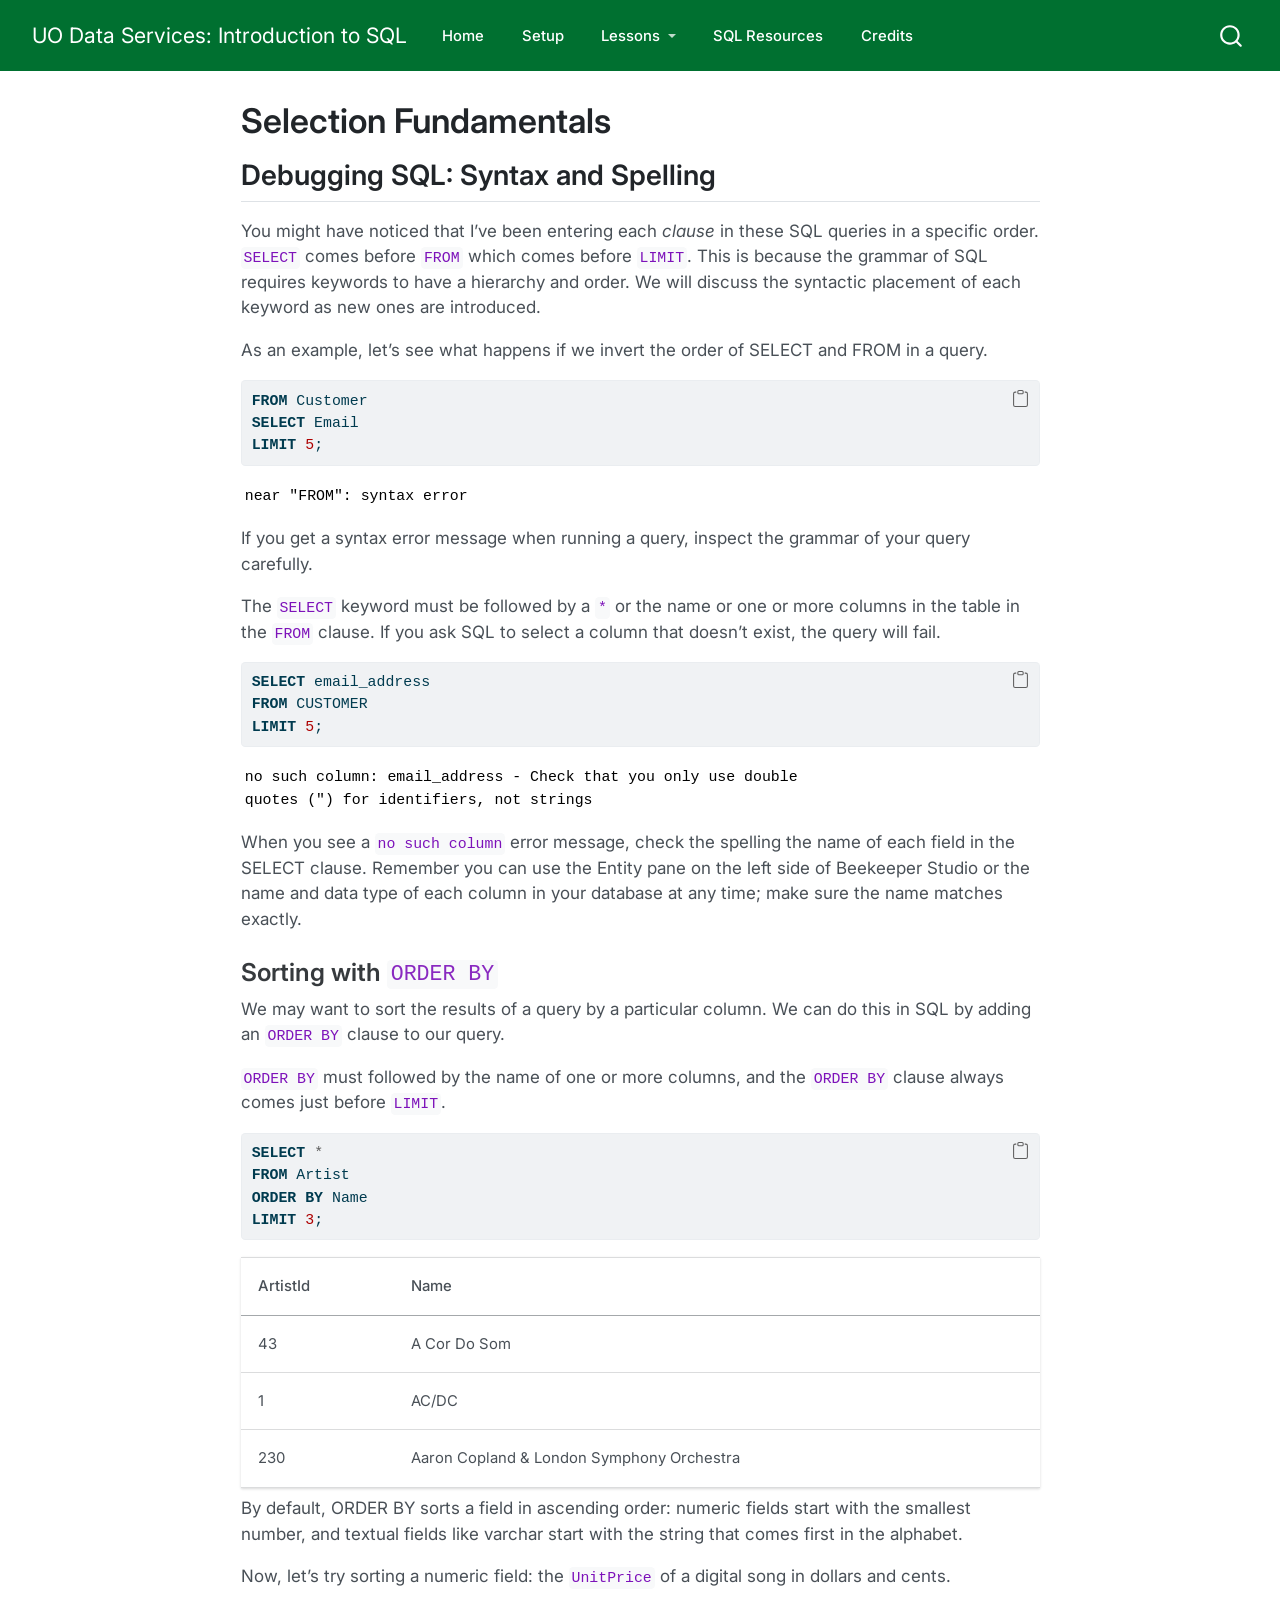
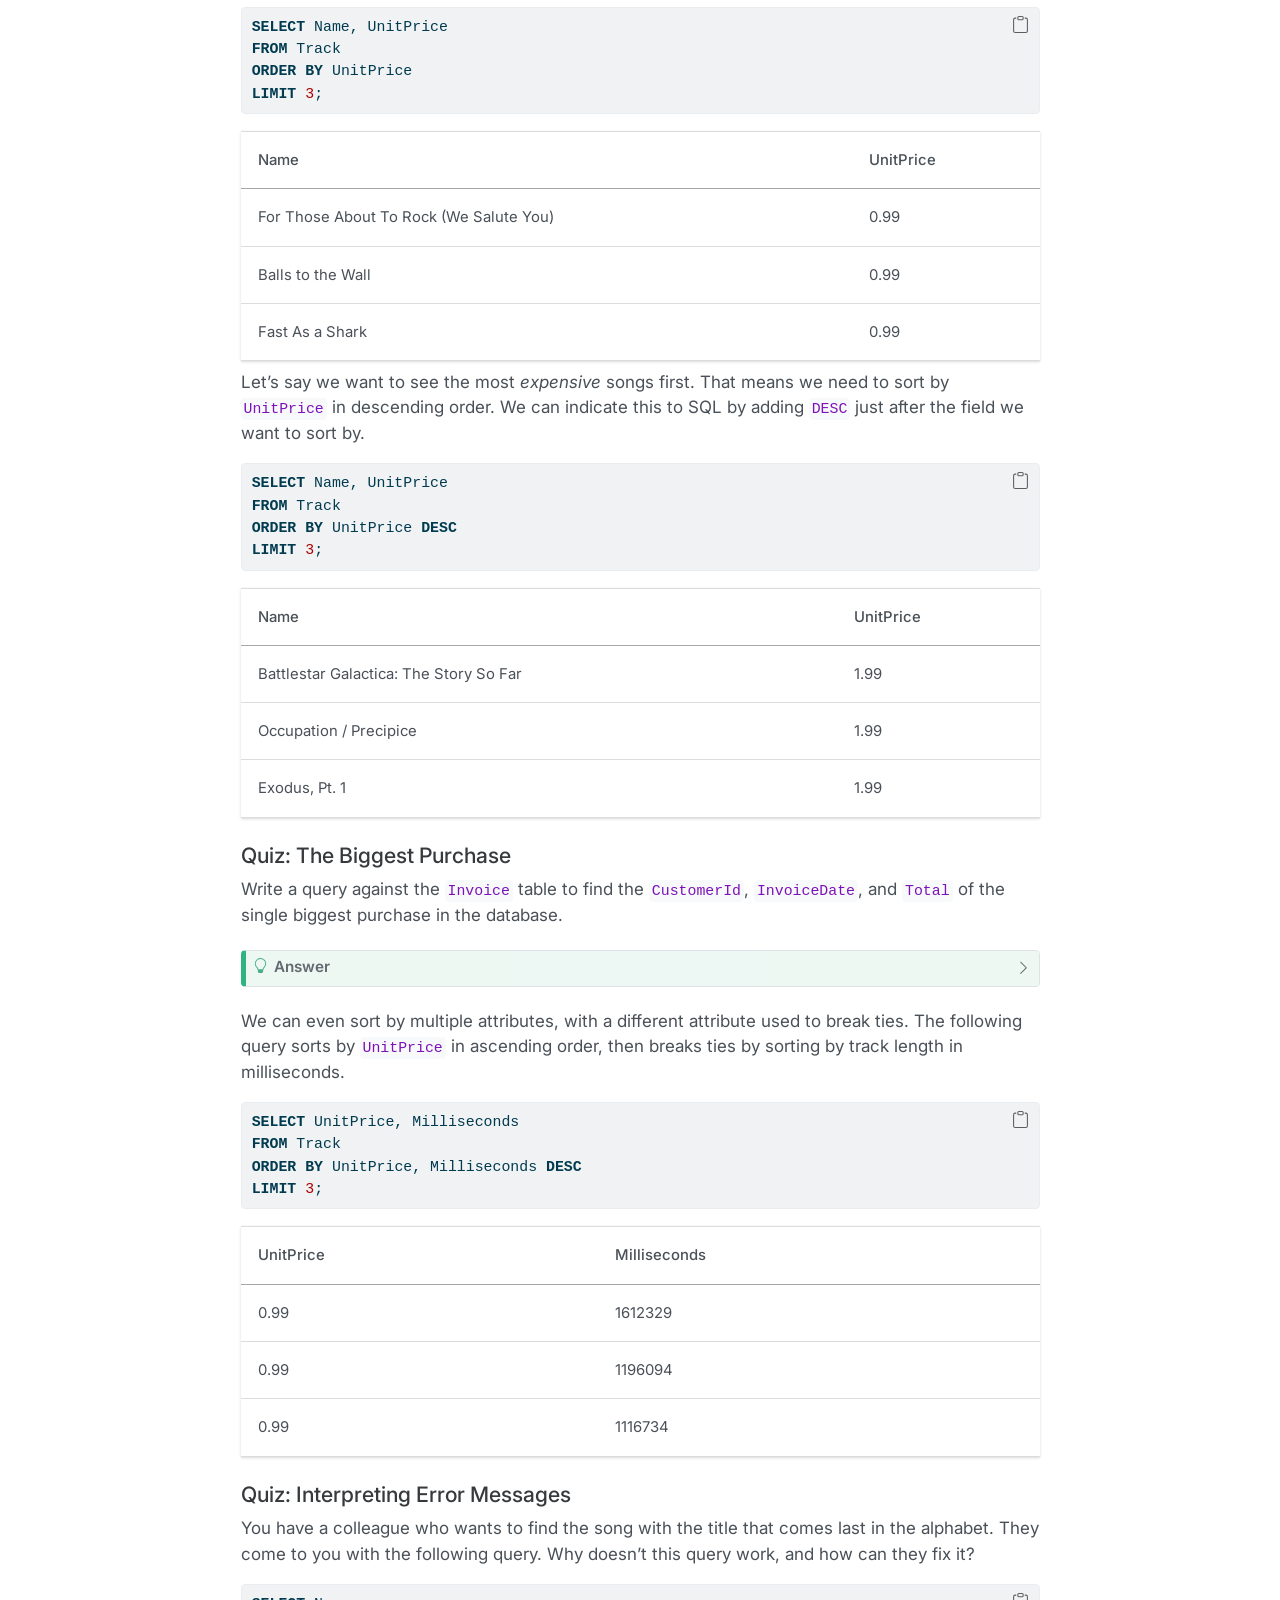
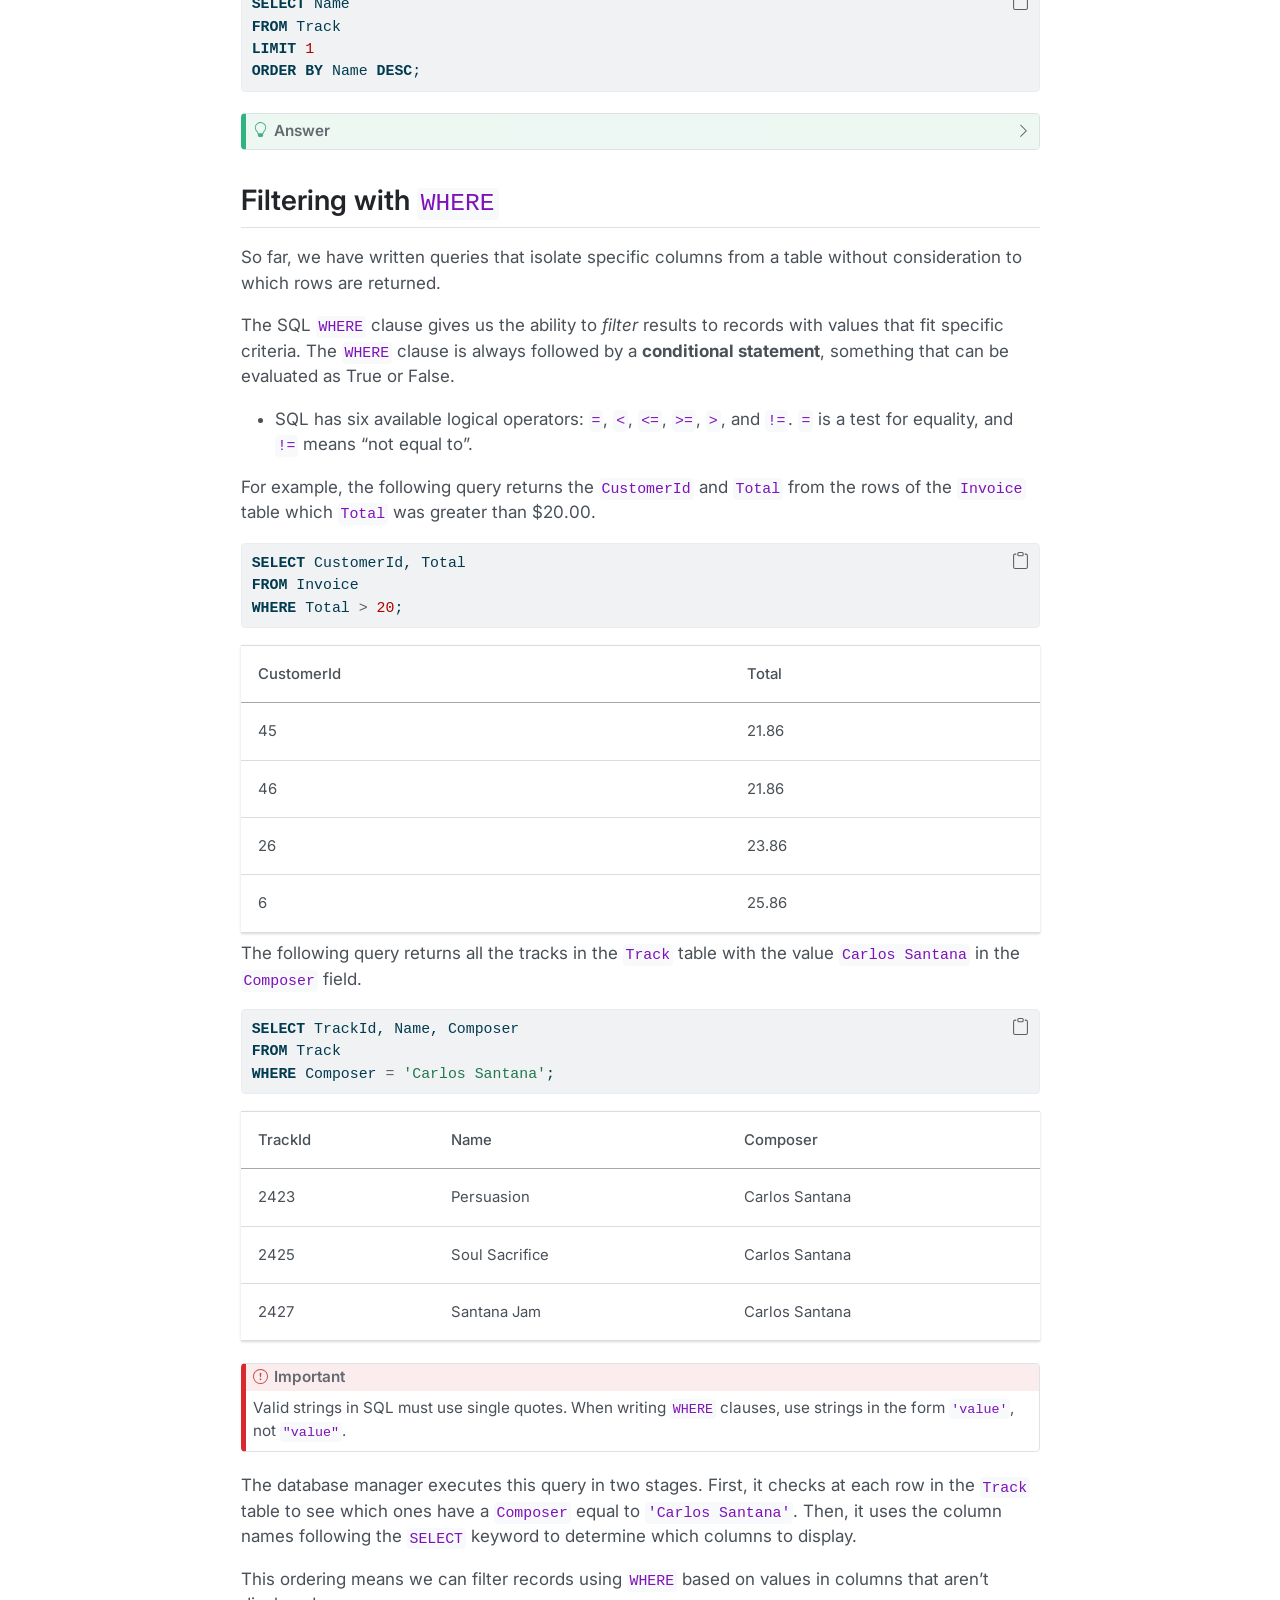
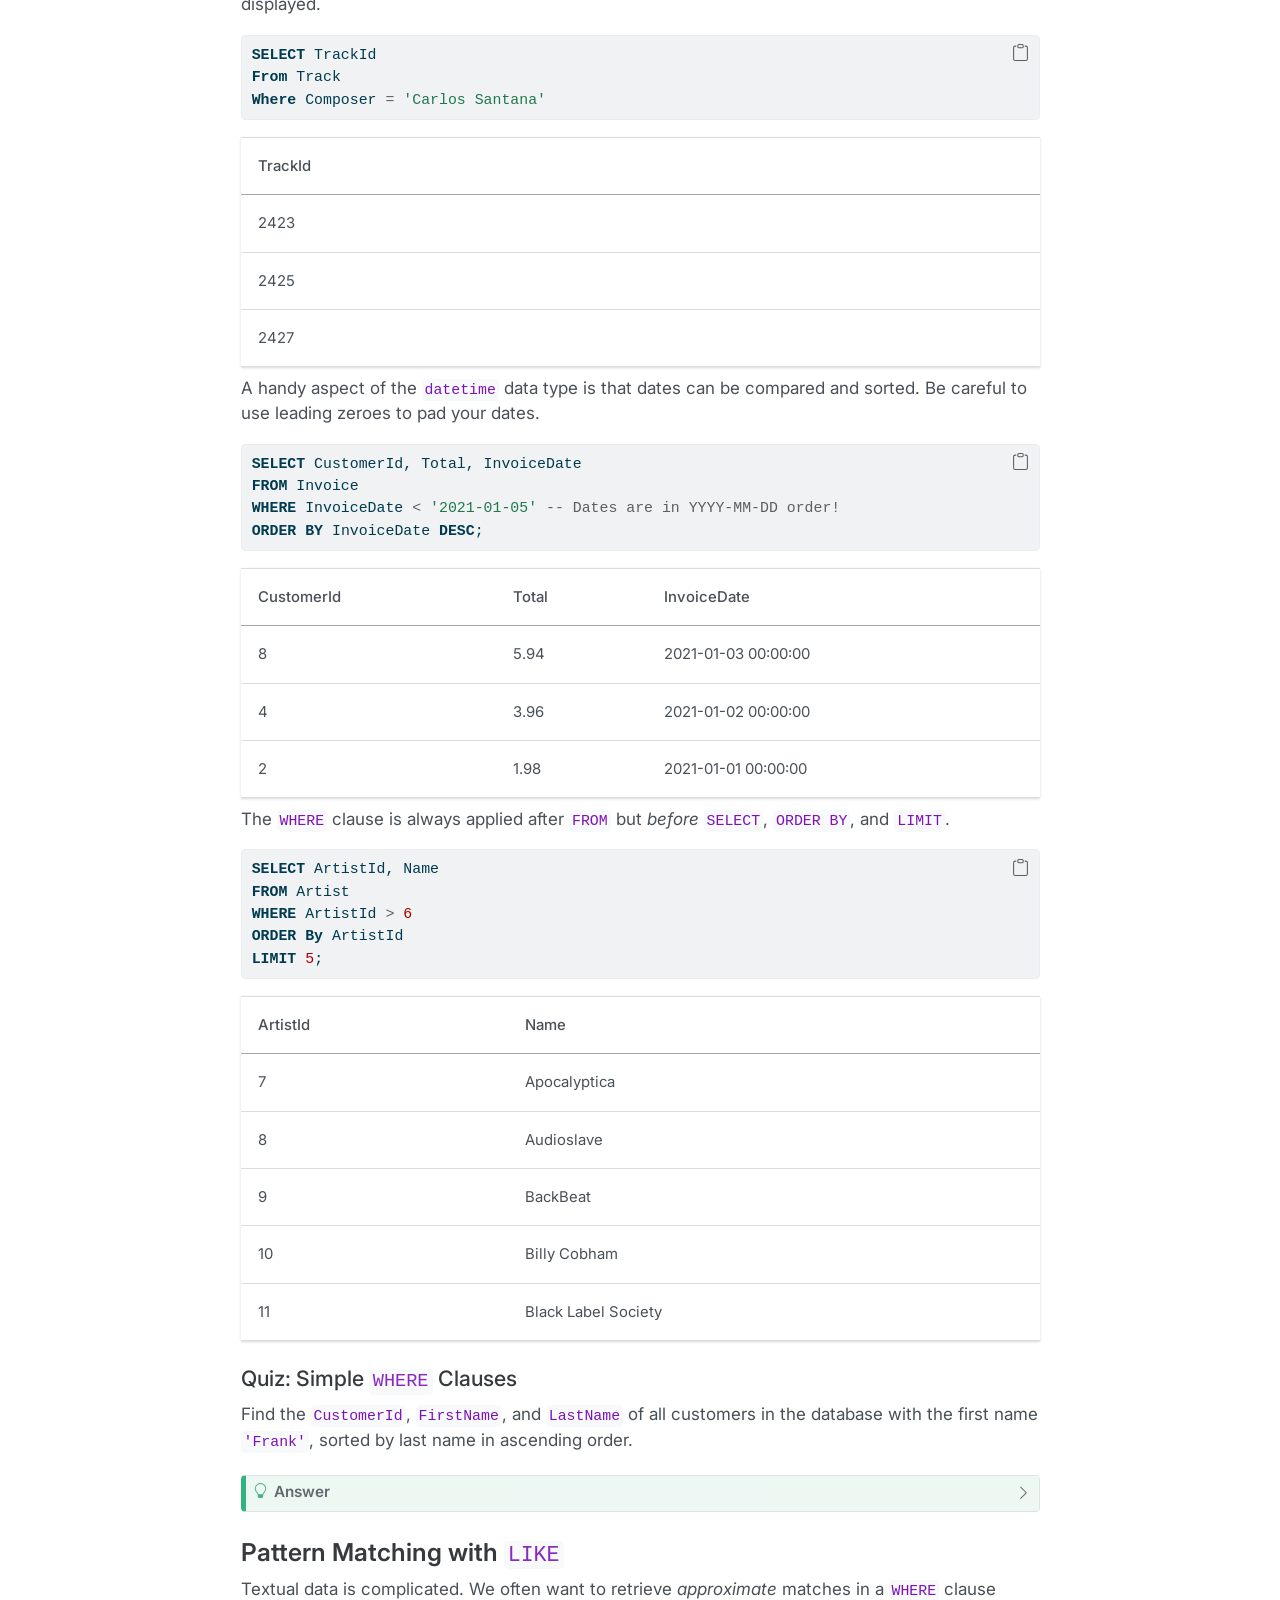
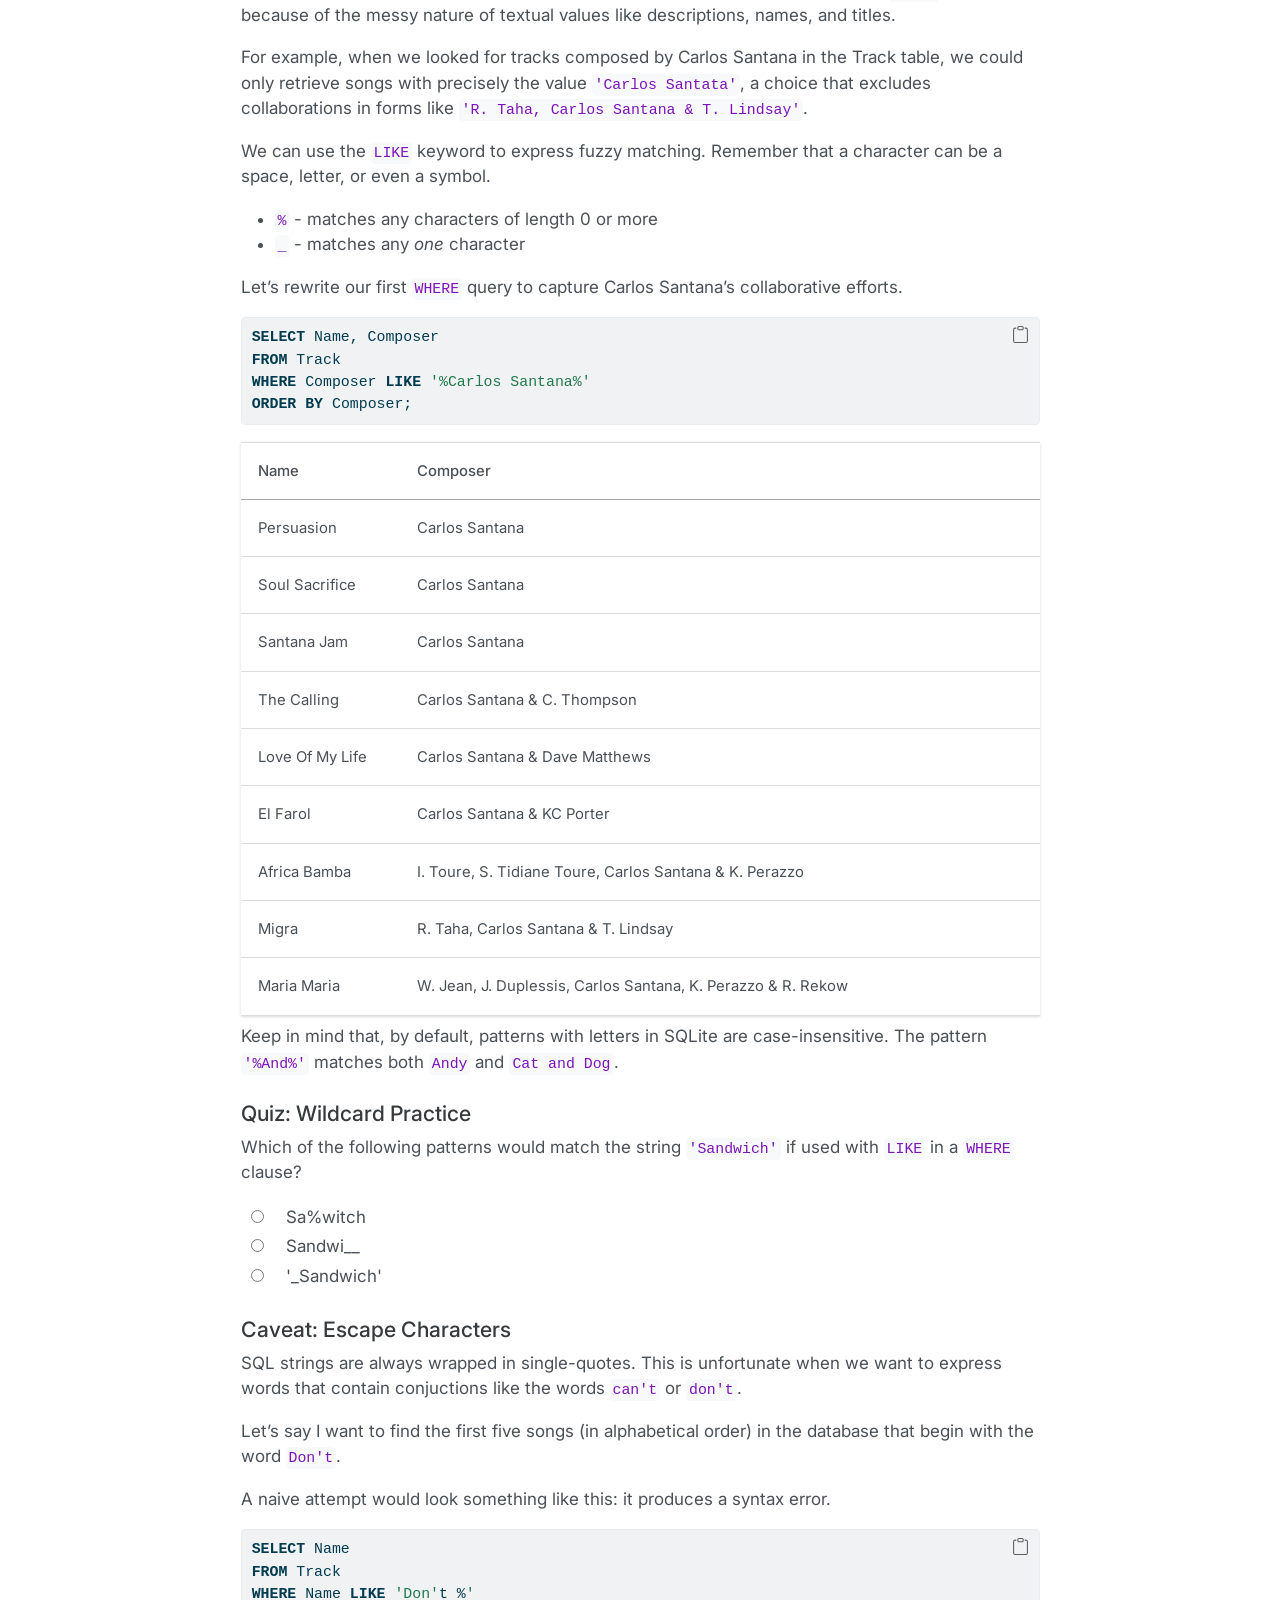
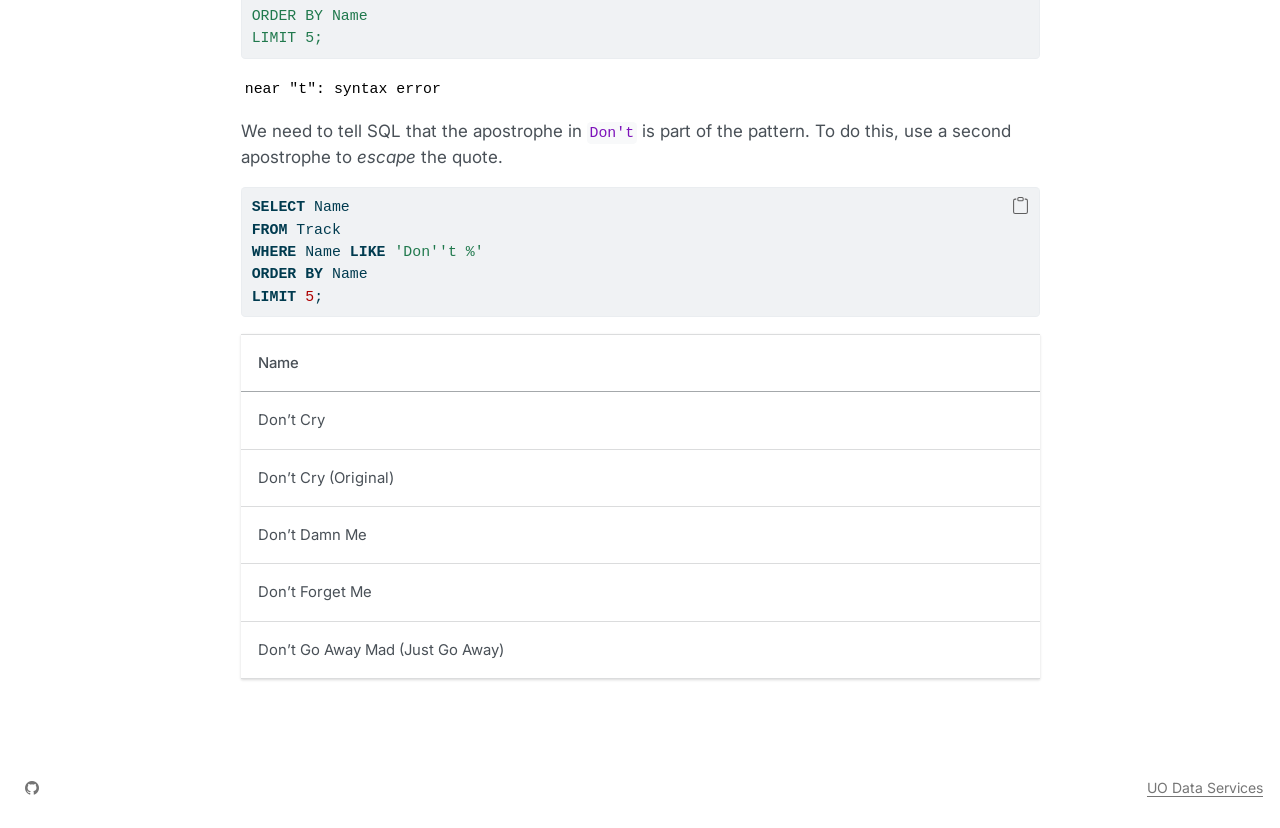
<file: lessons/lesson-2.html>
<!DOCTYPE html>
<html xmlns="http://www.w3.org/1999/xhtml" lang="en" xml:lang="en"><head>

<meta charset="utf-8">
<meta name="generator" content="quarto-1.8.17">

<meta name="viewport" content="width=device-width, initial-scale=1.0, user-scalable=yes">


<title>Selection Fundamentals – UO Data Services: Introduction to SQL</title>
<style>
code{white-space: pre-wrap;}
span.smallcaps{font-variant: small-caps;}
div.columns{display: flex; gap: min(4vw, 1.5em);}
div.column{flex: auto; overflow-x: auto;}
div.hanging-indent{margin-left: 1.5em; text-indent: -1.5em;}
ul.task-list{list-style: none;}
ul.task-list li input[type="checkbox"] {
  width: 0.8em;
  margin: 0 0.8em 0.2em -1em; /* quarto-specific, see https://github.com/quarto-dev/quarto-cli/issues/4556 */ 
  vertical-align: middle;
}
/* CSS for syntax highlighting */
html { -webkit-text-size-adjust: 100%; }
pre > code.sourceCode { white-space: pre; position: relative; }
pre > code.sourceCode > span { display: inline-block; line-height: 1.25; }
pre > code.sourceCode > span:empty { height: 1.2em; }
.sourceCode { overflow: visible; }
code.sourceCode > span { color: inherit; text-decoration: inherit; }
div.sourceCode { margin: 1em 0; }
pre.sourceCode { margin: 0; }
@media screen {
div.sourceCode { overflow: auto; }
}
@media print {
pre > code.sourceCode { white-space: pre-wrap; }
pre > code.sourceCode > span { text-indent: -5em; padding-left: 5em; }
}
pre.numberSource code
  { counter-reset: source-line 0; }
pre.numberSource code > span
  { position: relative; left: -4em; counter-increment: source-line; }
pre.numberSource code > span > a:first-child::before
  { content: counter(source-line);
    position: relative; left: -1em; text-align: right; vertical-align: baseline;
    border: none; display: inline-block;
    -webkit-touch-callout: none; -webkit-user-select: none;
    -khtml-user-select: none; -moz-user-select: none;
    -ms-user-select: none; user-select: none;
    padding: 0 4px; width: 4em;
  }
pre.numberSource { margin-left: 3em;  padding-left: 4px; }
div.sourceCode
  {   }
@media screen {
pre > code.sourceCode > span > a:first-child::before { text-decoration: underline; }
}
</style>


<script src="../site_libs/quarto-nav/quarto-nav.js"></script>
<script src="../site_libs/quarto-nav/headroom.min.js"></script>
<script src="../site_libs/clipboard/clipboard.min.js"></script>
<script src="../site_libs/quarto-search/autocomplete.umd.js"></script>
<script src="../site_libs/quarto-search/fuse.min.js"></script>
<script src="../site_libs/quarto-search/quarto-search.js"></script>
<meta name="quarto:offset" content="../">
<script src="../site_libs/quarto-html/quarto.js" type="module"></script>
<script src="../site_libs/quarto-html/tabsets/tabsets.js" type="module"></script>
<script src="../site_libs/quarto-html/axe/axe-check.js" type="module"></script>
<script src="../site_libs/quarto-html/popper.min.js"></script>
<script src="../site_libs/quarto-html/tippy.umd.min.js"></script>
<script src="../site_libs/quarto-html/anchor.min.js"></script>
<link href="../site_libs/quarto-html/tippy.css" rel="stylesheet">
<link href="../site_libs/quarto-html/quarto-syntax-highlighting-c2d8198b7f72dec16de60f0cb3fab69f.css" rel="stylesheet" id="quarto-text-highlighting-styles">
<script src="../site_libs/bootstrap/bootstrap.min.js"></script>
<link href="../site_libs/bootstrap/bootstrap-icons.css" rel="stylesheet">
<link href="../site_libs/bootstrap/bootstrap-25d36f370f74572310f8908c5fb308fd.min.css" rel="stylesheet" append-hash="true" id="quarto-bootstrap" data-mode="light">
<script id="quarto-search-options" type="application/json">{
  "location": "navbar",
  "copy-button": false,
  "collapse-after": 3,
  "panel-placement": "end",
  "type": "overlay",
  "limit": 50,
  "keyboard-shortcut": [
    "f",
    "/",
    "s"
  ],
  "show-item-context": false,
  "language": {
    "search-no-results-text": "No results",
    "search-matching-documents-text": "matching documents",
    "search-copy-link-title": "Copy link to search",
    "search-hide-matches-text": "Hide additional matches",
    "search-more-match-text": "more match in this document",
    "search-more-matches-text": "more matches in this document",
    "search-clear-button-title": "Clear",
    "search-text-placeholder": "",
    "search-detached-cancel-button-title": "Cancel",
    "search-submit-button-title": "Submit",
    "search-label": "Search"
  }
}</script>


<link rel="stylesheet" href="../styles.css">
<link rel="stylesheet" href="../include/webex.css">
</head>

<body class="nav-fixed fullcontent quarto-light">

<div id="quarto-search-results"></div>
  <header id="quarto-header" class="headroom fixed-top">
    <nav class="navbar navbar-expand-lg " data-bs-theme="dark">
      <div class="navbar-container container-fluid">
      <div class="navbar-brand-container mx-auto">
    <a href="../index.html" class="navbar-brand navbar-brand-logo">
    </a>
    <a class="navbar-brand" href="../index.html">
    <span class="navbar-title">UO Data Services: Introduction to SQL</span>
    </a>
  </div>
            <div id="quarto-search" class="" title="Search"></div>
          <button class="navbar-toggler" type="button" data-bs-toggle="collapse" data-bs-target="#navbarCollapse" aria-controls="navbarCollapse" role="menu" aria-expanded="false" aria-label="Toggle navigation" onclick="if (window.quartoToggleHeadroom) { window.quartoToggleHeadroom(); }">
  <span class="navbar-toggler-icon"></span>
</button>
          <div class="collapse navbar-collapse" id="navbarCollapse">
            <ul class="navbar-nav navbar-nav-scroll me-auto">
  <li class="nav-item">
    <a class="nav-link" href="../index.html"> 
<span class="menu-text">Home</span></a>
  </li>  
  <li class="nav-item">
    <a class="nav-link" href="../setup.html"> 
<span class="menu-text">Setup</span></a>
  </li>  
  <li class="nav-item dropdown ">
    <a class="nav-link dropdown-toggle" href="#" id="nav-menu-lessons" role="link" data-bs-toggle="dropdown" aria-expanded="false">
 <span class="menu-text">Lessons</span>
    </a>
    <ul class="dropdown-menu" aria-labelledby="nav-menu-lessons">    
        <li>
    <a class="dropdown-item" href="../lessons/lesson-1.html">
 <span class="dropdown-text">Introduction</span></a>
  </li>  
        <li>
    <a class="dropdown-item" href="../lessons/lesson-2.html">
 <span class="dropdown-text">Selection Fundamentals</span></a>
  </li>  
        <li>
    <a class="dropdown-item" href="../lessons/lesson-3.html">
 <span class="dropdown-text">Intermediate Selection</span></a>
  </li>  
        <li>
    <a class="dropdown-item" href="../lessons/lesson-4.html">
 <span class="dropdown-text">Aggregation and Grouping</span></a>
  </li>  
        <li>
    <a class="dropdown-item" href="../lessons/lesson-5.html">
 <span class="dropdown-text">Database Structure and Joining Tables</span></a>
  </li>  
        <li>
    <a class="dropdown-item" href="../lessons/lesson-6.html">
 <span class="dropdown-text">Using Joins</span></a>
  </li>  
    </ul>
  </li>
  <li class="nav-item">
    <a class="nav-link" href="../resources.html"> 
<span class="menu-text">SQL Resources</span></a>
  </li>  
  <li class="nav-item">
    <a class="nav-link" href="../credits.html"> 
<span class="menu-text">Credits</span></a>
  </li>  
</ul>
          </div> <!-- /navcollapse -->
            <div class="quarto-navbar-tools">
</div>
      </div> <!-- /container-fluid -->
    </nav>
</header>
<!-- content -->
<div id="quarto-content" class="quarto-container page-columns page-rows-contents page-layout-article page-navbar">
<!-- sidebar -->
<!-- margin-sidebar -->
    
<!-- main -->
<main class="content" id="quarto-document-content">

<header id="title-block-header" class="quarto-title-block default">
<div class="quarto-title">
<h1 class="title">Selection Fundamentals</h1>
</div>



<div class="quarto-title-meta">

    
  
    
  </div>
  


</header>


<section id="debugging-sql-syntax-and-spelling" class="level2">
<h2 class="anchored" data-anchor-id="debugging-sql-syntax-and-spelling">Debugging SQL: Syntax and Spelling</h2>
<p>You might have noticed that I’ve been entering each <em>clause</em> in these SQL queries in a specific order. <code>SELECT</code> comes before <code>FROM</code> which comes before <code>LIMIT</code>. This is because the grammar of SQL requires keywords to have a hierarchy and order. We will discuss the syntactic placement of each keyword as new ones are introduced.</p>
<p>As an example, let’s see what happens if we invert the order of SELECT and FROM in a query.</p>
<div class="code-copy-outer-scaffold"><div class="sourceCode" id="cb1"><pre class="sourceCode sql code-with-copy"><code class="sourceCode sql"><span id="cb1-1"><a href="#cb1-1" aria-hidden="true" tabindex="-1"></a><span class="kw">FROM</span> Customer</span>
<span id="cb1-2"><a href="#cb1-2" aria-hidden="true" tabindex="-1"></a><span class="kw">SELECT</span> Email</span>
<span id="cb1-3"><a href="#cb1-3" aria-hidden="true" tabindex="-1"></a><span class="kw">LIMIT</span> <span class="dv">5</span>;</span></code></pre></div><button title="Copy to Clipboard" class="code-copy-button"><i class="bi"></i></button></div>
<pre class="output"><code>near "FROM": syntax error</code></pre>
<p>If you get a syntax error message when running a query, inspect the grammar of your query carefully.</p>
<p>The <code>SELECT</code> keyword must be followed by a <code>*</code> or the name or one or more columns in the table in the <code>FROM</code> clause. If you ask SQL to select a column that doesn’t exist, the query will fail.</p>
<div class="code-copy-outer-scaffold"><div class="sourceCode" id="cb3"><pre class="sourceCode sql code-with-copy"><code class="sourceCode sql"><span id="cb3-1"><a href="#cb3-1" aria-hidden="true" tabindex="-1"></a><span class="kw">SELECT</span> email_address</span>
<span id="cb3-2"><a href="#cb3-2" aria-hidden="true" tabindex="-1"></a><span class="kw">FROM</span> CUSTOMER</span>
<span id="cb3-3"><a href="#cb3-3" aria-hidden="true" tabindex="-1"></a><span class="kw">LIMIT</span> <span class="dv">5</span>;</span></code></pre></div><button title="Copy to Clipboard" class="code-copy-button"><i class="bi"></i></button></div>
<pre class="output"><code>no such column: email_address - Check that you only use double 
quotes (") for identifiers, not strings</code></pre>
<p>When you see a <code>no such column</code> error message, check the spelling the name of each field in the SELECT clause. Remember you can use the Entity pane on the left side of Beekeeper Studio or the name and data type of each column in your database at any time; make sure the name matches exactly.</p>
<section id="sorting-with-order-by" class="level3">
<h3 class="anchored" data-anchor-id="sorting-with-order-by">Sorting with <code>ORDER BY</code></h3>
<p>We may want to sort the results of a query by a particular column. We can do this in SQL by adding an <code>ORDER BY</code> clause to our query.</p>
<p><code>ORDER BY</code> must followed by the name of one or more columns, and the <code>ORDER BY</code> clause always comes just before <code>LIMIT</code>.</p>
<div class="code-copy-outer-scaffold"><div class="sourceCode" id="cb5"><pre class="sourceCode sql code-with-copy"><code class="sourceCode sql"><span id="cb5-1"><a href="#cb5-1" aria-hidden="true" tabindex="-1"></a><span class="kw">SELECT</span> <span class="op">*</span></span>
<span id="cb5-2"><a href="#cb5-2" aria-hidden="true" tabindex="-1"></a><span class="kw">FROM</span> Artist</span>
<span id="cb5-3"><a href="#cb5-3" aria-hidden="true" tabindex="-1"></a><span class="kw">ORDER</span> <span class="kw">BY</span> Name</span>
<span id="cb5-4"><a href="#cb5-4" aria-hidden="true" tabindex="-1"></a><span class="kw">LIMIT</span> <span class="dv">3</span>;</span></code></pre></div><button title="Copy to Clipboard" class="code-copy-button"><i class="bi"></i></button></div>
<table class="caption-top table">
<thead>
<tr class="header">
<th>ArtistId</th>
<th>Name</th>
</tr>
</thead>
<tbody>
<tr class="odd">
<td>43</td>
<td>A Cor Do Som</td>
</tr>
<tr class="even">
<td>1</td>
<td>AC/DC</td>
</tr>
<tr class="odd">
<td>230</td>
<td>Aaron Copland &amp; London Symphony Orchestra</td>
</tr>
</tbody>
</table>
<p>By default, ORDER BY sorts a field in ascending order: numeric fields start with the smallest number, and textual fields like varchar start with the string that comes first in the alphabet.</p>
<p>Now, let’s try sorting a numeric field: the <code>UnitPrice</code> of a digital song in dollars and cents.</p>
<div class="code-copy-outer-scaffold"><div class="sourceCode" id="cb6"><pre class="sourceCode sql code-with-copy"><code class="sourceCode sql"><span id="cb6-1"><a href="#cb6-1" aria-hidden="true" tabindex="-1"></a><span class="kw">SELECT</span> Name, UnitPrice</span>
<span id="cb6-2"><a href="#cb6-2" aria-hidden="true" tabindex="-1"></a><span class="kw">FROM</span> Track</span>
<span id="cb6-3"><a href="#cb6-3" aria-hidden="true" tabindex="-1"></a><span class="kw">ORDER</span> <span class="kw">BY</span> UnitPrice</span>
<span id="cb6-4"><a href="#cb6-4" aria-hidden="true" tabindex="-1"></a><span class="kw">LIMIT</span> <span class="dv">3</span>;</span></code></pre></div><button title="Copy to Clipboard" class="code-copy-button"><i class="bi"></i></button></div>
<table class="caption-top table">
<thead>
<tr class="header">
<th>Name</th>
<th>UnitPrice</th>
</tr>
</thead>
<tbody>
<tr class="odd">
<td>For Those About To Rock (We Salute You)</td>
<td>0.99</td>
</tr>
<tr class="even">
<td>Balls to the Wall</td>
<td>0.99</td>
</tr>
<tr class="odd">
<td>Fast As a Shark</td>
<td>0.99</td>
</tr>
</tbody>
</table>
<p>Let’s say we want to see the most <em>expensive</em> songs first. That means we need to sort by <code>UnitPrice</code> in descending order. We can indicate this to SQL by adding <code>DESC</code> just after the field we want to sort by.</p>
<div class="code-copy-outer-scaffold"><div class="sourceCode" id="cb7"><pre class="sourceCode sql code-with-copy"><code class="sourceCode sql"><span id="cb7-1"><a href="#cb7-1" aria-hidden="true" tabindex="-1"></a><span class="kw">SELECT</span> Name, UnitPrice</span>
<span id="cb7-2"><a href="#cb7-2" aria-hidden="true" tabindex="-1"></a><span class="kw">FROM</span> Track</span>
<span id="cb7-3"><a href="#cb7-3" aria-hidden="true" tabindex="-1"></a><span class="kw">ORDER</span> <span class="kw">BY</span> UnitPrice <span class="kw">DESC</span></span>
<span id="cb7-4"><a href="#cb7-4" aria-hidden="true" tabindex="-1"></a><span class="kw">LIMIT</span> <span class="dv">3</span>;</span></code></pre></div><button title="Copy to Clipboard" class="code-copy-button"><i class="bi"></i></button></div>
<table class="caption-top table">
<thead>
<tr class="header">
<th>Name</th>
<th>UnitPrice</th>
</tr>
</thead>
<tbody>
<tr class="odd">
<td>Battlestar Galactica: The Story So Far</td>
<td>1.99</td>
</tr>
<tr class="even">
<td>Occupation / Precipice</td>
<td>1.99</td>
</tr>
<tr class="odd">
<td>Exodus, Pt. 1</td>
<td>1.99</td>
</tr>
</tbody>
</table>
<section id="quiz-the-biggest-purchase" class="level4">
<h4 class="anchored" data-anchor-id="quiz-the-biggest-purchase">Quiz: The Biggest Purchase</h4>
<p>Write a query against the <code>Invoice</code> table to find the <code>CustomerId</code>, <code>InvoiceDate</code>, and <code>Total</code> of the single biggest purchase in the database.</p>
<div class="callout callout-style-default callout-tip callout-titled">
<div class="callout-header d-flex align-content-center collapsed" data-bs-toggle="collapse" data-bs-target=".callout-1-contents" aria-controls="callout-1" aria-expanded="false" aria-label="Toggle callout">
<div class="callout-icon-container">
<i class="callout-icon"></i>
</div>
<div class="callout-title-container flex-fill">
<span class="screen-reader-only">Tip</span>Answer
</div>
<div class="callout-btn-toggle d-inline-block border-0 py-1 ps-1 pe-0 float-end"><i class="callout-toggle"></i></div>
</div>
<div id="callout-1" class="callout-1-contents callout-collapse collapse">
<div class="callout-body-container callout-body">
<div class="code-copy-outer-scaffold"><div class="sourceCode" id="cb8"><pre class="sourceCode sql code-with-copy"><code class="sourceCode sql"><span id="cb8-1"><a href="#cb8-1" aria-hidden="true" tabindex="-1"></a><span class="kw">SELECT</span> CustomerId, InvoiceDate, Total</span>
<span id="cb8-2"><a href="#cb8-2" aria-hidden="true" tabindex="-1"></a><span class="kw">FROM</span> Invoice</span>
<span id="cb8-3"><a href="#cb8-3" aria-hidden="true" tabindex="-1"></a><span class="kw">ORDER</span> <span class="kw">BY</span> Total <span class="kw">DESC</span></span>
<span id="cb8-4"><a href="#cb8-4" aria-hidden="true" tabindex="-1"></a><span class="kw">LIMIT</span> <span class="dv">1</span>;</span></code></pre></div><button title="Copy to Clipboard" class="code-copy-button"><i class="bi"></i></button></div>
<table class="caption-top table">
<thead>
<tr class="header">
<th>CustomerId</th>
<th>InvoiceDate</th>
<th>Total</th>
</tr>
</thead>
<tbody>
<tr class="odd">
<td>6</td>
<td>2025-11-13 00:00:00</td>
<td>25.86</td>
</tr>
</tbody>
</table>
</div>
</div>
</div>
<p>We can even sort by multiple attributes, with a different attribute used to break ties. The following query sorts by <code>UnitPrice</code> in ascending order, then breaks ties by sorting by track length in milliseconds.</p>
<div class="code-copy-outer-scaffold"><div class="sourceCode" id="cb9"><pre class="sourceCode sql code-with-copy"><code class="sourceCode sql"><span id="cb9-1"><a href="#cb9-1" aria-hidden="true" tabindex="-1"></a><span class="kw">SELECT</span> UnitPrice, Milliseconds</span>
<span id="cb9-2"><a href="#cb9-2" aria-hidden="true" tabindex="-1"></a><span class="kw">FROM</span> Track</span>
<span id="cb9-3"><a href="#cb9-3" aria-hidden="true" tabindex="-1"></a><span class="kw">ORDER</span> <span class="kw">BY</span> UnitPrice, Milliseconds <span class="kw">DESC</span> </span>
<span id="cb9-4"><a href="#cb9-4" aria-hidden="true" tabindex="-1"></a><span class="kw">LIMIT</span> <span class="dv">3</span>;</span></code></pre></div><button title="Copy to Clipboard" class="code-copy-button"><i class="bi"></i></button></div>
<table class="caption-top table">
<thead>
<tr class="header">
<th>UnitPrice</th>
<th>Milliseconds</th>
</tr>
</thead>
<tbody>
<tr class="odd">
<td>0.99</td>
<td>1612329</td>
</tr>
<tr class="even">
<td>0.99</td>
<td>1196094</td>
</tr>
<tr class="odd">
<td>0.99</td>
<td>1116734</td>
</tr>
</tbody>
</table>
</section>
<section id="quiz-interpreting-error-messages" class="level4">
<h4 class="anchored" data-anchor-id="quiz-interpreting-error-messages">Quiz: Interpreting Error Messages</h4>
<p>You have a colleague who wants to find the song with the title that comes last in the alphabet. They come to you with the following query. Why doesn’t this query work, and how can they fix it?</p>
<div class="code-copy-outer-scaffold"><div class="sourceCode" id="cb10"><pre class="sourceCode sql code-with-copy"><code class="sourceCode sql"><span id="cb10-1"><a href="#cb10-1" aria-hidden="true" tabindex="-1"></a><span class="kw">SELECT</span> Name</span>
<span id="cb10-2"><a href="#cb10-2" aria-hidden="true" tabindex="-1"></a><span class="kw">FROM</span> Track</span>
<span id="cb10-3"><a href="#cb10-3" aria-hidden="true" tabindex="-1"></a><span class="kw">LIMIT</span> <span class="dv">1</span></span>
<span id="cb10-4"><a href="#cb10-4" aria-hidden="true" tabindex="-1"></a><span class="kw">ORDER</span> <span class="kw">BY</span> Name <span class="kw">DESC</span>;</span></code></pre></div><button title="Copy to Clipboard" class="code-copy-button"><i class="bi"></i></button></div>
<div class="callout callout-style-default callout-tip callout-titled">
<div class="callout-header d-flex align-content-center collapsed" data-bs-toggle="collapse" data-bs-target=".callout-2-contents" aria-controls="callout-2" aria-expanded="false" aria-label="Toggle callout">
<div class="callout-icon-container">
<i class="callout-icon"></i>
</div>
<div class="callout-title-container flex-fill">
<span class="screen-reader-only">Tip</span>Answer
</div>
<div class="callout-btn-toggle d-inline-block border-0 py-1 ps-1 pe-0 float-end"><i class="callout-toggle"></i></div>
</div>
<div id="callout-2" class="callout-2-contents callout-collapse collapse">
<div class="callout-body-container callout-body">
<p>This query has a <em>syntax error</em>. The <code>ORDER BY</code> clause must come before the <code>LIMIT</code>clause for SQL to understand the query.</p>
<div class="code-copy-outer-scaffold"><div class="sourceCode" id="cb11"><pre class="sourceCode sql code-with-copy"><code class="sourceCode sql"><span id="cb11-1"><a href="#cb11-1" aria-hidden="true" tabindex="-1"></a><span class="kw">SELECT</span> Name</span>
<span id="cb11-2"><a href="#cb11-2" aria-hidden="true" tabindex="-1"></a><span class="kw">FROM</span> Track</span>
<span id="cb11-3"><a href="#cb11-3" aria-hidden="true" tabindex="-1"></a><span class="kw">ORDER</span> <span class="kw">BY</span> Name <span class="kw">DESC</span></span>
<span id="cb11-4"><a href="#cb11-4" aria-hidden="true" tabindex="-1"></a><span class="kw">LIMIT</span> <span class="dv">1</span>;</span></code></pre></div><button title="Copy to Clipboard" class="code-copy-button"><i class="bi"></i></button></div>
<table class="caption-top table">
<thead>
<tr class="header">
<th>Name</th>
</tr>
</thead>
<tbody>
<tr class="odd">
<td>Último Pau-De-Arara</td>
</tr>
</tbody>
</table>
</div>
</div>
</div>
</section>
</section>
</section>
<section id="filtering-with-where" class="level2">
<h2 class="anchored" data-anchor-id="filtering-with-where">Filtering with <code>WHERE</code></h2>
<p>So far, we have written queries that isolate specific columns from a table without consideration to which rows are returned.</p>
<p>The SQL <code>WHERE</code> clause gives us the ability to <em>filter</em> results to records with values that fit specific criteria. The <code>WHERE</code> clause is always followed by a <strong>conditional statement</strong>, something that can be evaluated as True or False.</p>
<ul>
<li>SQL has six available logical operators: <code>=</code>, <code>&lt;</code>, <code>&lt;=</code>, <code>&gt;=</code>, <code>&gt;</code>, and <code>!=</code>. <code>=</code> is a test for equality, and <code>!=</code> means “not equal to”.</li>
</ul>
<p>For example, the following query returns the <code>CustomerId</code> and <code>Total</code> from the rows of the <code>Invoice</code> table which <code>Total</code> was greater than $20.00.</p>
<div class="code-copy-outer-scaffold"><div class="sourceCode" id="cb12"><pre class="sourceCode sql code-with-copy"><code class="sourceCode sql"><span id="cb12-1"><a href="#cb12-1" aria-hidden="true" tabindex="-1"></a><span class="kw">SELECT</span> CustomerId, Total</span>
<span id="cb12-2"><a href="#cb12-2" aria-hidden="true" tabindex="-1"></a><span class="kw">FROM</span> Invoice</span>
<span id="cb12-3"><a href="#cb12-3" aria-hidden="true" tabindex="-1"></a><span class="kw">WHERE</span> Total <span class="op">&gt;</span> <span class="dv">20</span>;</span></code></pre></div><button title="Copy to Clipboard" class="code-copy-button"><i class="bi"></i></button></div>
<table class="caption-top table">
<thead>
<tr class="header">
<th>CustomerId</th>
<th>Total</th>
</tr>
</thead>
<tbody>
<tr class="odd">
<td>45</td>
<td>21.86</td>
</tr>
<tr class="even">
<td>46</td>
<td>21.86</td>
</tr>
<tr class="odd">
<td>26</td>
<td>23.86</td>
</tr>
<tr class="even">
<td>6</td>
<td>25.86</td>
</tr>
</tbody>
</table>
<p>The following query returns all the tracks in the <code>Track</code> table with the value <code>Carlos Santana</code> in the <code>Composer</code> field.</p>
<div class="code-copy-outer-scaffold"><div class="sourceCode" id="cb13"><pre class="sourceCode sql code-with-copy"><code class="sourceCode sql"><span id="cb13-1"><a href="#cb13-1" aria-hidden="true" tabindex="-1"></a><span class="kw">SELECT</span> TrackId, Name, Composer</span>
<span id="cb13-2"><a href="#cb13-2" aria-hidden="true" tabindex="-1"></a><span class="kw">FROM</span> Track </span>
<span id="cb13-3"><a href="#cb13-3" aria-hidden="true" tabindex="-1"></a><span class="kw">WHERE</span> Composer <span class="op">=</span> <span class="st">'Carlos Santana'</span>;</span></code></pre></div><button title="Copy to Clipboard" class="code-copy-button"><i class="bi"></i></button></div>
<table class="caption-top table">
<thead>
<tr class="header">
<th>TrackId</th>
<th>Name</th>
<th>Composer</th>
</tr>
</thead>
<tbody>
<tr class="odd">
<td>2423</td>
<td>Persuasion</td>
<td>Carlos Santana</td>
</tr>
<tr class="even">
<td>2425</td>
<td>Soul Sacrifice</td>
<td>Carlos Santana</td>
</tr>
<tr class="odd">
<td>2427</td>
<td>Santana Jam</td>
<td>Carlos Santana</td>
</tr>
</tbody>
</table>
<div class="callout callout-style-default callout-important callout-titled">
<div class="callout-header d-flex align-content-center">
<div class="callout-icon-container">
<i class="callout-icon"></i>
</div>
<div class="callout-title-container flex-fill">
Important
</div>
</div>
<div class="callout-body-container callout-body">
<p>Valid strings in SQL must use single quotes. When writing <code>WHERE</code> clauses, use strings in the form <code>'value'</code>, not <code>"value"</code>.</p>
</div>
</div>
<p>The database manager executes this query in two stages. First, it checks at each row in the <code>Track</code> table to see which ones have a <code>Composer</code> equal to <code>'Carlos Santana'</code>. Then, it uses the column names following the <code>SELECT</code> keyword to determine which columns to display.</p>
<p>This ordering means we can filter records using <code>WHERE</code> based on values in columns that aren’t displayed.</p>
<div class="code-copy-outer-scaffold"><div class="sourceCode" id="cb14"><pre class="sourceCode sql code-with-copy"><code class="sourceCode sql"><span id="cb14-1"><a href="#cb14-1" aria-hidden="true" tabindex="-1"></a><span class="kw">SELECT</span> TrackId</span>
<span id="cb14-2"><a href="#cb14-2" aria-hidden="true" tabindex="-1"></a><span class="kw">From</span> Track</span>
<span id="cb14-3"><a href="#cb14-3" aria-hidden="true" tabindex="-1"></a><span class="kw">Where</span> Composer <span class="op">=</span> <span class="st">'Carlos Santana'</span></span></code></pre></div><button title="Copy to Clipboard" class="code-copy-button"><i class="bi"></i></button></div>
<table class="caption-top table">
<thead>
<tr class="header">
<th>TrackId</th>
</tr>
</thead>
<tbody>
<tr class="odd">
<td>2423</td>
</tr>
<tr class="even">
<td>2425</td>
</tr>
<tr class="odd">
<td>2427</td>
</tr>
</tbody>
</table>
<p>A handy aspect of the <code>datetime</code> data type is that dates can be compared and sorted. Be careful to use leading zeroes to pad your dates.</p>
<div class="code-copy-outer-scaffold"><div class="sourceCode" id="cb15"><pre class="sourceCode sql code-with-copy"><code class="sourceCode sql"><span id="cb15-1"><a href="#cb15-1" aria-hidden="true" tabindex="-1"></a><span class="kw">SELECT</span> CustomerId, Total, InvoiceDate</span>
<span id="cb15-2"><a href="#cb15-2" aria-hidden="true" tabindex="-1"></a><span class="kw">FROM</span> Invoice</span>
<span id="cb15-3"><a href="#cb15-3" aria-hidden="true" tabindex="-1"></a><span class="kw">WHERE</span> InvoiceDate <span class="op">&lt;</span> <span class="st">'2021-01-05'</span> <span class="co">-- Dates are in YYYY-MM-DD order!</span></span>
<span id="cb15-4"><a href="#cb15-4" aria-hidden="true" tabindex="-1"></a><span class="kw">ORDER</span> <span class="kw">BY</span> InvoiceDate <span class="kw">DESC</span>;</span></code></pre></div><button title="Copy to Clipboard" class="code-copy-button"><i class="bi"></i></button></div>
<table class="caption-top table">
<thead>
<tr class="header">
<th>CustomerId</th>
<th>Total</th>
<th>InvoiceDate</th>
</tr>
</thead>
<tbody>
<tr class="odd">
<td>8</td>
<td>5.94</td>
<td>2021-01-03 00:00:00</td>
</tr>
<tr class="even">
<td>4</td>
<td>3.96</td>
<td>2021-01-02 00:00:00</td>
</tr>
<tr class="odd">
<td>2</td>
<td>1.98</td>
<td>2021-01-01 00:00:00</td>
</tr>
</tbody>
</table>
<p>The <code>WHERE</code> clause is always applied after <code>FROM</code> but <em>before</em> <code>SELECT</code>, <code>ORDER BY</code>, and <code>LIMIT</code>.</p>
<div class="code-copy-outer-scaffold"><div class="sourceCode" id="cb16"><pre class="sourceCode sql code-with-copy"><code class="sourceCode sql"><span id="cb16-1"><a href="#cb16-1" aria-hidden="true" tabindex="-1"></a><span class="kw">SELECT</span> ArtistId, Name</span>
<span id="cb16-2"><a href="#cb16-2" aria-hidden="true" tabindex="-1"></a><span class="kw">FROM</span> Artist</span>
<span id="cb16-3"><a href="#cb16-3" aria-hidden="true" tabindex="-1"></a><span class="kw">WHERE</span> ArtistId <span class="op">&gt;</span> <span class="dv">6</span></span>
<span id="cb16-4"><a href="#cb16-4" aria-hidden="true" tabindex="-1"></a><span class="kw">ORDER</span> <span class="kw">By</span> ArtistId</span>
<span id="cb16-5"><a href="#cb16-5" aria-hidden="true" tabindex="-1"></a><span class="kw">LIMIT</span> <span class="dv">5</span>;</span></code></pre></div><button title="Copy to Clipboard" class="code-copy-button"><i class="bi"></i></button></div>
<table class="caption-top table">
<thead>
<tr class="header">
<th>ArtistId</th>
<th>Name</th>
</tr>
</thead>
<tbody>
<tr class="odd">
<td>7</td>
<td>Apocalyptica</td>
</tr>
<tr class="even">
<td>8</td>
<td>Audioslave</td>
</tr>
<tr class="odd">
<td>9</td>
<td>BackBeat</td>
</tr>
<tr class="even">
<td>10</td>
<td>Billy Cobham</td>
</tr>
<tr class="odd">
<td>11</td>
<td>Black Label Society</td>
</tr>
</tbody>
</table>
<section id="quiz-simple-where-clauses" class="level4">
<h4 class="anchored" data-anchor-id="quiz-simple-where-clauses">Quiz: Simple <code>WHERE</code> Clauses</h4>
<p>Find the <code>CustomerId</code>, <code>FirstName</code>, and <code>LastName</code> of all customers in the database with the first name <code>'Frank'</code>, sorted by last name in ascending order.</p>
<div class="callout callout-style-default callout-tip callout-titled">
<div class="callout-header d-flex align-content-center collapsed" data-bs-toggle="collapse" data-bs-target=".callout-4-contents" aria-controls="callout-4" aria-expanded="false" aria-label="Toggle callout">
<div class="callout-icon-container">
<i class="callout-icon"></i>
</div>
<div class="callout-title-container flex-fill">
<span class="screen-reader-only">Tip</span>Answer
</div>
<div class="callout-btn-toggle d-inline-block border-0 py-1 ps-1 pe-0 float-end"><i class="callout-toggle"></i></div>
</div>
<div id="callout-4" class="callout-4-contents callout-collapse collapse">
<div class="callout-body-container callout-body">
<div class="code-copy-outer-scaffold"><div class="sourceCode" id="cb17"><pre class="sourceCode sql code-with-copy"><code class="sourceCode sql"><span id="cb17-1"><a href="#cb17-1" aria-hidden="true" tabindex="-1"></a><span class="kw">SELECT</span> CustomerId, FirstName, LastName</span>
<span id="cb17-2"><a href="#cb17-2" aria-hidden="true" tabindex="-1"></a><span class="kw">FROM</span> Customer</span>
<span id="cb17-3"><a href="#cb17-3" aria-hidden="true" tabindex="-1"></a><span class="kw">WHERE</span> FirstName <span class="op">=</span> <span class="st">'Frank'</span></span>
<span id="cb17-4"><a href="#cb17-4" aria-hidden="true" tabindex="-1"></a><span class="kw">ORDER</span> <span class="kw">BY</span> LastName;</span></code></pre></div><button title="Copy to Clipboard" class="code-copy-button"><i class="bi"></i></button></div>
<table class="caption-top table">
<thead>
<tr class="header">
<th>CustomerId</th>
<th>FirstName</th>
<th>LastName</th>
</tr>
</thead>
<tbody>
<tr class="odd">
<td>16</td>
<td>Frank</td>
<td>Harris</td>
</tr>
<tr class="even">
<td>24</td>
<td>Frank</td>
<td>Ralston</td>
</tr>
</tbody>
</table>
</div>
</div>
</div>
</section>
<section id="pattern-matching-with-like" class="level3">
<h3 class="anchored" data-anchor-id="pattern-matching-with-like">Pattern Matching with <code>LIKE</code></h3>
<p>Textual data is complicated. We often want to retrieve <em>approximate</em> matches in a <code>WHERE</code> clause because of the messy nature of textual values like descriptions, names, and titles.</p>
<p>For example, when we looked for tracks composed by Carlos Santana in the Track table, we could only retrieve songs with precisely the value <code>'Carlos Santata'</code>, a choice that excludes collaborations in forms like <code>'R. Taha, Carlos Santana &amp; T. Lindsay'</code>.</p>
<p>We can use the <code>LIKE</code> keyword to express fuzzy matching. Remember that a character can be a space, letter, or even a symbol.</p>
<ul>
<li><code>%</code> - matches any characters of length 0 or more</li>
<li><code>_</code> - matches any <em>one</em> character</li>
</ul>
<p>Let’s rewrite our first <code>WHERE</code> query to capture Carlos Santana’s collaborative efforts.</p>
<div class="code-copy-outer-scaffold"><div class="sourceCode" id="cb18"><pre class="sourceCode sql code-with-copy"><code class="sourceCode sql"><span id="cb18-1"><a href="#cb18-1" aria-hidden="true" tabindex="-1"></a><span class="kw">SELECT</span> Name, Composer</span>
<span id="cb18-2"><a href="#cb18-2" aria-hidden="true" tabindex="-1"></a><span class="kw">FROM</span> Track</span>
<span id="cb18-3"><a href="#cb18-3" aria-hidden="true" tabindex="-1"></a><span class="kw">WHERE</span> Composer <span class="kw">LIKE</span> <span class="st">'%Carlos Santana%'</span></span>
<span id="cb18-4"><a href="#cb18-4" aria-hidden="true" tabindex="-1"></a><span class="kw">ORDER</span> <span class="kw">BY</span> Composer;</span></code></pre></div><button title="Copy to Clipboard" class="code-copy-button"><i class="bi"></i></button></div>
<table class="caption-top table">
<colgroup>
<col style="width: 20%">
<col style="width: 80%">
</colgroup>
<thead>
<tr class="header">
<th>Name</th>
<th>Composer</th>
</tr>
</thead>
<tbody>
<tr class="odd">
<td>Persuasion</td>
<td>Carlos Santana</td>
</tr>
<tr class="even">
<td>Soul Sacrifice</td>
<td>Carlos Santana</td>
</tr>
<tr class="odd">
<td>Santana Jam</td>
<td>Carlos Santana</td>
</tr>
<tr class="even">
<td>The Calling</td>
<td>Carlos Santana &amp; C. Thompson</td>
</tr>
<tr class="odd">
<td>Love Of My Life</td>
<td>Carlos Santana &amp; Dave Matthews</td>
</tr>
<tr class="even">
<td>El Farol</td>
<td>Carlos Santana &amp; KC Porter</td>
</tr>
<tr class="odd">
<td>Africa Bamba</td>
<td>I. Toure, S. Tidiane Toure, Carlos Santana &amp; K. Perazzo</td>
</tr>
<tr class="even">
<td>Migra</td>
<td>R. Taha, Carlos Santana &amp; T. Lindsay</td>
</tr>
<tr class="odd">
<td>Maria Maria</td>
<td>W. Jean, J. Duplessis, Carlos Santana, K. Perazzo &amp; R. Rekow</td>
</tr>
</tbody>
</table>
<p>Keep in mind that, by default, patterns with letters in SQLite are case-insensitive. The pattern <code>'%And%'</code> matches both <code>Andy</code> and <code>Cat and Dog</code>.</p>
<section id="quiz-wildcard-practice" class="level4">
<h4 class="anchored" data-anchor-id="quiz-wildcard-practice">Quiz: Wildcard Practice</h4>
<p>Which of the following patterns would match the string <code>'Sandwich'</code> if used with <code>LIKE</code> in a <code>WHERE</code> clause?</p>
<div id="radio_AJCUEUSTMO" class="webex-radiogroup">
<label><input type="radio" autocomplete="off" name="radio_AJCUEUSTMO" value=""> <span>Sa%witch</span></label><label><input type="radio" autocomplete="off" name="radio_AJCUEUSTMO" value="answer"> <span>Sandwi__</span></label><label><input type="radio" autocomplete="off" name="radio_AJCUEUSTMO" value=""> <span>'_Sandwich'</span></label>
</div>
</section>
<section id="caveat-escape-characters" class="level4">
<h4 class="anchored" data-anchor-id="caveat-escape-characters">Caveat: Escape Characters</h4>
<p>SQL strings are always wrapped in single-quotes. This is unfortunate when we want to express words that contain conjuctions like the words <code>can't</code> or <code>don't</code>.</p>
<p>Let’s say I want to find the first five songs (in alphabetical order) in the database that begin with the word <code>Don't</code>.</p>
<p>A naive attempt would look something like this: it produces a syntax error.</p>
<div class="code-copy-outer-scaffold"><div class="sourceCode" id="cb19"><pre class="sourceCode sql code-with-copy"><code class="sourceCode sql"><span id="cb19-1"><a href="#cb19-1" aria-hidden="true" tabindex="-1"></a><span class="kw">SELECT</span> Name</span>
<span id="cb19-2"><a href="#cb19-2" aria-hidden="true" tabindex="-1"></a><span class="kw">FROM</span> Track</span>
<span id="cb19-3"><a href="#cb19-3" aria-hidden="true" tabindex="-1"></a><span class="kw">WHERE</span> Name <span class="kw">LIKE</span> <span class="st">'Don'</span>t %<span class="st">'</span></span>
<span id="cb19-4"><a href="#cb19-4" aria-hidden="true" tabindex="-1"></a><span class="st">ORDER BY Name</span></span>
<span id="cb19-5"><a href="#cb19-5" aria-hidden="true" tabindex="-1"></a><span class="st">LIMIT 5;</span></span></code></pre></div><button title="Copy to Clipboard" class="code-copy-button"><i class="bi"></i></button></div>
<pre class="output"><code>near "t": syntax error</code></pre>
<p>We need to tell SQL that the apostrophe in <code>Don't</code> is part of the pattern. To do this, use a second apostrophe to <em>escape</em> the quote.</p>
<div class="code-copy-outer-scaffold"><div class="sourceCode" id="cb21"><pre class="sourceCode sql code-with-copy"><code class="sourceCode sql"><span id="cb21-1"><a href="#cb21-1" aria-hidden="true" tabindex="-1"></a><span class="kw">SELECT</span> Name</span>
<span id="cb21-2"><a href="#cb21-2" aria-hidden="true" tabindex="-1"></a><span class="kw">FROM</span> Track</span>
<span id="cb21-3"><a href="#cb21-3" aria-hidden="true" tabindex="-1"></a><span class="kw">WHERE</span> Name <span class="kw">LIKE</span> <span class="st">'Don</span><span class="ch">''</span><span class="st">t %'</span></span>
<span id="cb21-4"><a href="#cb21-4" aria-hidden="true" tabindex="-1"></a><span class="kw">ORDER</span> <span class="kw">BY</span> Name</span>
<span id="cb21-5"><a href="#cb21-5" aria-hidden="true" tabindex="-1"></a><span class="kw">LIMIT</span> <span class="dv">5</span>;</span></code></pre></div><button title="Copy to Clipboard" class="code-copy-button"><i class="bi"></i></button></div>
<table class="caption-top table">
<thead>
<tr class="header">
<th>Name</th>
</tr>
</thead>
<tbody>
<tr class="odd">
<td>Don’t Cry</td>
</tr>
<tr class="even">
<td>Don’t Cry (Original)</td>
</tr>
<tr class="odd">
<td>Don’t Damn Me</td>
</tr>
<tr class="even">
<td>Don’t Forget Me</td>
</tr>
<tr class="odd">
<td>Don’t Go Away Mad (Just Go Away)</td>
</tr>
</tbody>
</table>


</section>
</section>
</section>

</main> <!-- /main -->
<script>

/* update total correct if #webex-total_correct exists */
update_total_correct = function() {
  console.log("webex: update total_correct");

  var t = document.getElementsByClassName("webex-total_correct");
  for (var i = 0; i < t.length; i++) {
    p = t[i].parentElement;
    var correct = p.getElementsByClassName("webex-correct").length;
    var solvemes = p.getElementsByClassName("webex-solveme").length;
    var radiogroups = p.getElementsByClassName("webex-radiogroup").length;
    var selects = p.getElementsByClassName("webex-select").length;

    t[i].innerHTML = correct + " of " + (solvemes + radiogroups + selects) + " correct";
  }
}

/* webex-solution button toggling function */
b_func = function() {
  console.log("webex: toggle hide");

  var cl = this.parentElement.classList;
  if (cl.contains('open')) {
    cl.remove("open");
  } else {
    cl.add("open");
  }
}

/* check answers */
check_func = function() {
  console.log("webex: check answers");

  var cl = this.parentElement.classList;
  if (cl.contains('unchecked')) {
    cl.remove("unchecked");
    this.innerHTML = "Hide Answers";
  } else {
    cl.add("unchecked");
    this.innerHTML = "Show Answers";
  }
}

/* function for checking solveme answers */
solveme_func = function(e) {
  console.log("webex: check solveme");

  var real_answers = JSON.parse(this.dataset.answer);
  var my_answer = this.value;
  var cl = this.classList;
  if (cl.contains("ignorecase")) {
    my_answer = my_answer.toLowerCase();
  }
  if (cl.contains("nospaces")) {
    my_answer = my_answer.replace(/ /g, "")
  }

  if (my_answer == "") {
    cl.remove("webex-correct");
    cl.remove("webex-incorrect");
  } else if (real_answers.includes(my_answer)) {
    cl.add("webex-correct");
    cl.remove("webex-incorrect");
  } else {
    cl.add("webex-incorrect");
    cl.remove("webex-correct");
  }

  // match numeric answers within a specified tolerance
  if(this.dataset.tol > 0){
    var tol = JSON.parse(this.dataset.tol);
    var matches = real_answers.map(x => Math.abs(x - my_answer) < tol)
    if (matches.reduce((a, b) => a + b, 0) > 0) {
      cl.add("webex-correct");
    } else {
      cl.remove("webex-correct");
    }
  }

  // added regex bit
  if (cl.contains("regex")){
    answer_regex = RegExp(real_answers.join("|"))
    if (answer_regex.test(my_answer)) {
      cl.add("webex-correct");
    }
  }

  update_total_correct();
}

/* function for checking select answers */
select_func = function(e) {
  console.log("webex: check select");

  var cl = this.classList

  /* add style */
  cl.remove("webex-incorrect");
  cl.remove("webex-correct");
  if (this.value == "answer") {
    cl.add("webex-correct");
  } else if (this.value != "blank") {
    cl.add("webex-incorrect");
  }

  update_total_correct();
}

/* function for checking radiogroups answers */
radiogroups_func = function(e) {
  console.log("webex: check radiogroups");

  var checked_button = document.querySelector('input[name=' + this.id + ']:checked');
  var cl = checked_button.parentElement.classList;
  var labels = checked_button.parentElement.parentElement.children;

  /* get rid of styles */
  for (i = 0; i < labels.length; i++) {
    labels[i].classList.remove("webex-incorrect");
    labels[i].classList.remove("webex-correct");
  }

  /* add style */
  if (checked_button.value == "answer") {
    cl.add("webex-correct");
  } else {
    cl.add("webex-incorrect");
  }

  update_total_correct();
}

window.onload = function() {
  console.log("webex onload");
  /* set up solution buttons */
  var buttons = document.getElementsByTagName("button");

  for (var i = 0; i < buttons.length; i++) {
    if (buttons[i].parentElement.classList.contains('webex-solution')) {
      buttons[i].onclick = b_func;
    }
  }

  var check_sections = document.getElementsByClassName("webex-check");
  console.log("check:", check_sections.length);
  for (var i = 0; i < check_sections.length; i++) {
    check_sections[i].classList.add("unchecked");

    let btn = document.createElement("button");
    btn.innerHTML = "Show Answers";
    btn.classList.add("webex-check-button");
    btn.onclick = check_func;
    check_sections[i].appendChild(btn);

    let spn = document.createElement("span");
    spn.classList.add("webex-total_correct");
    check_sections[i].appendChild(spn);
  }

  /* set up webex-solveme inputs */
  var solveme = document.getElementsByClassName("webex-solveme");

  for (var i = 0; i < solveme.length; i++) {
    /* make sure input boxes don't auto-anything */
    solveme[i].setAttribute("autocomplete","off");
    solveme[i].setAttribute("autocorrect", "off");
    solveme[i].setAttribute("autocapitalize", "off");
    solveme[i].setAttribute("spellcheck", "false");
    solveme[i].value = "";

    /* adjust answer for ignorecase or nospaces */
    var cl = solveme[i].classList;
    var real_answer = solveme[i].dataset.answer;
    if (cl.contains("ignorecase")) {
      real_answer = real_answer.toLowerCase();
    }
    if (cl.contains("nospaces")) {
      real_answer = real_answer.replace(/ /g, "");
    }
    solveme[i].dataset.answer = real_answer;

    /* attach checking function */
    solveme[i].onkeyup = solveme_func;
    solveme[i].onchange = solveme_func;

    solveme[i].insertAdjacentHTML("afterend", " <span class='webex-icon'></span>")
  }

  /* set up radiogroups */
  var radiogroups = document.getElementsByClassName("webex-radiogroup");
  for (var i = 0; i < radiogroups.length; i++) {
    radiogroups[i].onchange = radiogroups_func;
  }

  /* set up selects */
  var selects = document.getElementsByClassName("webex-select");
  for (var i = 0; i < selects.length; i++) {
    selects[i].onchange = select_func;
    selects[i].insertAdjacentHTML("afterend", " <span class='webex-icon'></span>")
  }

  update_total_correct();
}

</script>
<script id="quarto-html-after-body" type="application/javascript">
  window.document.addEventListener("DOMContentLoaded", function (event) {
    const icon = "";
    const anchorJS = new window.AnchorJS();
    anchorJS.options = {
      placement: 'right',
      icon: icon
    };
    anchorJS.add('.anchored');
    const isCodeAnnotation = (el) => {
      for (const clz of el.classList) {
        if (clz.startsWith('code-annotation-')) {                     
          return true;
        }
      }
      return false;
    }
    const onCopySuccess = function(e) {
      // button target
      const button = e.trigger;
      // don't keep focus
      button.blur();
      // flash "checked"
      button.classList.add('code-copy-button-checked');
      var currentTitle = button.getAttribute("title");
      button.setAttribute("title", "Copied!");
      let tooltip;
      if (window.bootstrap) {
        button.setAttribute("data-bs-toggle", "tooltip");
        button.setAttribute("data-bs-placement", "left");
        button.setAttribute("data-bs-title", "Copied!");
        tooltip = new bootstrap.Tooltip(button, 
          { trigger: "manual", 
            customClass: "code-copy-button-tooltip",
            offset: [0, -8]});
        tooltip.show();    
      }
      setTimeout(function() {
        if (tooltip) {
          tooltip.hide();
          button.removeAttribute("data-bs-title");
          button.removeAttribute("data-bs-toggle");
          button.removeAttribute("data-bs-placement");
        }
        button.setAttribute("title", currentTitle);
        button.classList.remove('code-copy-button-checked');
      }, 1000);
      // clear code selection
      e.clearSelection();
    }
    const getTextToCopy = function(trigger) {
        const codeEl = trigger.previousElementSibling.cloneNode(true);
        for (const childEl of codeEl.children) {
          if (isCodeAnnotation(childEl)) {
            childEl.remove();
          }
        }
        return codeEl.innerText;
    }
    const clipboard = new window.ClipboardJS('.code-copy-button:not([data-in-quarto-modal])', {
      text: getTextToCopy
    });
    clipboard.on('success', onCopySuccess);
    if (window.document.getElementById('quarto-embedded-source-code-modal')) {
      const clipboardModal = new window.ClipboardJS('.code-copy-button[data-in-quarto-modal]', {
        text: getTextToCopy,
        container: window.document.getElementById('quarto-embedded-source-code-modal')
      });
      clipboardModal.on('success', onCopySuccess);
    }
      var localhostRegex = new RegExp(/^(?:http|https):\/\/localhost\:?[0-9]*\//);
      var mailtoRegex = new RegExp(/^mailto:/);
        var filterRegex = new RegExp("https:\/\/wintere\.github\.io\/intro-sql\/");
      var isInternal = (href) => {
          return filterRegex.test(href) || localhostRegex.test(href) || mailtoRegex.test(href);
      }
      // Inspect non-navigation links and adorn them if external
     var links = window.document.querySelectorAll('a[href]:not(.nav-link):not(.navbar-brand):not(.toc-action):not(.sidebar-link):not(.sidebar-item-toggle):not(.pagination-link):not(.no-external):not([aria-hidden]):not(.dropdown-item):not(.quarto-navigation-tool):not(.about-link)');
      for (var i=0; i<links.length; i++) {
        const link = links[i];
        if (!isInternal(link.href)) {
          // undo the damage that might have been done by quarto-nav.js in the case of
          // links that we want to consider external
          if (link.dataset.originalHref !== undefined) {
            link.href = link.dataset.originalHref;
          }
        }
      }
    function tippyHover(el, contentFn, onTriggerFn, onUntriggerFn) {
      const config = {
        allowHTML: true,
        maxWidth: 500,
        delay: 100,
        arrow: false,
        appendTo: function(el) {
            return el.parentElement;
        },
        interactive: true,
        interactiveBorder: 10,
        theme: 'quarto',
        placement: 'bottom-start',
      };
      if (contentFn) {
        config.content = contentFn;
      }
      if (onTriggerFn) {
        config.onTrigger = onTriggerFn;
      }
      if (onUntriggerFn) {
        config.onUntrigger = onUntriggerFn;
      }
      window.tippy(el, config); 
    }
    const noterefs = window.document.querySelectorAll('a[role="doc-noteref"]');
    for (var i=0; i<noterefs.length; i++) {
      const ref = noterefs[i];
      tippyHover(ref, function() {
        // use id or data attribute instead here
        let href = ref.getAttribute('data-footnote-href') || ref.getAttribute('href');
        try { href = new URL(href).hash; } catch {}
        const id = href.replace(/^#\/?/, "");
        const note = window.document.getElementById(id);
        if (note) {
          return note.innerHTML;
        } else {
          return "";
        }
      });
    }
    const xrefs = window.document.querySelectorAll('a.quarto-xref');
    const processXRef = (id, note) => {
      // Strip column container classes
      const stripColumnClz = (el) => {
        el.classList.remove("page-full", "page-columns");
        if (el.children) {
          for (const child of el.children) {
            stripColumnClz(child);
          }
        }
      }
      stripColumnClz(note)
      if (id === null || id.startsWith('sec-')) {
        // Special case sections, only their first couple elements
        const container = document.createElement("div");
        if (note.children && note.children.length > 2) {
          container.appendChild(note.children[0].cloneNode(true));
          for (let i = 1; i < note.children.length; i++) {
            const child = note.children[i];
            if (child.tagName === "P" && child.innerText === "") {
              continue;
            } else {
              container.appendChild(child.cloneNode(true));
              break;
            }
          }
          if (window.Quarto?.typesetMath) {
            window.Quarto.typesetMath(container);
          }
          return container.innerHTML
        } else {
          if (window.Quarto?.typesetMath) {
            window.Quarto.typesetMath(note);
          }
          return note.innerHTML;
        }
      } else {
        // Remove any anchor links if they are present
        const anchorLink = note.querySelector('a.anchorjs-link');
        if (anchorLink) {
          anchorLink.remove();
        }
        if (window.Quarto?.typesetMath) {
          window.Quarto.typesetMath(note);
        }
        if (note.classList.contains("callout")) {
          return note.outerHTML;
        } else {
          return note.innerHTML;
        }
      }
    }
    for (var i=0; i<xrefs.length; i++) {
      const xref = xrefs[i];
      tippyHover(xref, undefined, function(instance) {
        instance.disable();
        let url = xref.getAttribute('href');
        let hash = undefined; 
        if (url.startsWith('#')) {
          hash = url;
        } else {
          try { hash = new URL(url).hash; } catch {}
        }
        if (hash) {
          const id = hash.replace(/^#\/?/, "");
          const note = window.document.getElementById(id);
          if (note !== null) {
            try {
              const html = processXRef(id, note.cloneNode(true));
              instance.setContent(html);
            } finally {
              instance.enable();
              instance.show();
            }
          } else {
            // See if we can fetch this
            fetch(url.split('#')[0])
            .then(res => res.text())
            .then(html => {
              const parser = new DOMParser();
              const htmlDoc = parser.parseFromString(html, "text/html");
              const note = htmlDoc.getElementById(id);
              if (note !== null) {
                const html = processXRef(id, note);
                instance.setContent(html);
              } 
            }).finally(() => {
              instance.enable();
              instance.show();
            });
          }
        } else {
          // See if we can fetch a full url (with no hash to target)
          // This is a special case and we should probably do some content thinning / targeting
          fetch(url)
          .then(res => res.text())
          .then(html => {
            const parser = new DOMParser();
            const htmlDoc = parser.parseFromString(html, "text/html");
            const note = htmlDoc.querySelector('main.content');
            if (note !== null) {
              // This should only happen for chapter cross references
              // (since there is no id in the URL)
              // remove the first header
              if (note.children.length > 0 && note.children[0].tagName === "HEADER") {
                note.children[0].remove();
              }
              const html = processXRef(null, note);
              instance.setContent(html);
            } 
          }).finally(() => {
            instance.enable();
            instance.show();
          });
        }
      }, function(instance) {
      });
    }
        let selectedAnnoteEl;
        const selectorForAnnotation = ( cell, annotation) => {
          let cellAttr = 'data-code-cell="' + cell + '"';
          let lineAttr = 'data-code-annotation="' +  annotation + '"';
          const selector = 'span[' + cellAttr + '][' + lineAttr + ']';
          return selector;
        }
        const selectCodeLines = (annoteEl) => {
          const doc = window.document;
          const targetCell = annoteEl.getAttribute("data-target-cell");
          const targetAnnotation = annoteEl.getAttribute("data-target-annotation");
          const annoteSpan = window.document.querySelector(selectorForAnnotation(targetCell, targetAnnotation));
          const lines = annoteSpan.getAttribute("data-code-lines").split(",");
          const lineIds = lines.map((line) => {
            return targetCell + "-" + line;
          })
          let top = null;
          let height = null;
          let parent = null;
          if (lineIds.length > 0) {
              //compute the position of the single el (top and bottom and make a div)
              const el = window.document.getElementById(lineIds[0]);
              top = el.offsetTop;
              height = el.offsetHeight;
              parent = el.parentElement.parentElement;
            if (lineIds.length > 1) {
              const lastEl = window.document.getElementById(lineIds[lineIds.length - 1]);
              const bottom = lastEl.offsetTop + lastEl.offsetHeight;
              height = bottom - top;
            }
            if (top !== null && height !== null && parent !== null) {
              // cook up a div (if necessary) and position it 
              let div = window.document.getElementById("code-annotation-line-highlight");
              if (div === null) {
                div = window.document.createElement("div");
                div.setAttribute("id", "code-annotation-line-highlight");
                div.style.position = 'absolute';
                parent.appendChild(div);
              }
              div.style.top = top - 2 + "px";
              div.style.height = height + 4 + "px";
              div.style.left = 0;
              let gutterDiv = window.document.getElementById("code-annotation-line-highlight-gutter");
              if (gutterDiv === null) {
                gutterDiv = window.document.createElement("div");
                gutterDiv.setAttribute("id", "code-annotation-line-highlight-gutter");
                gutterDiv.style.position = 'absolute';
                const codeCell = window.document.getElementById(targetCell);
                const gutter = codeCell.querySelector('.code-annotation-gutter');
                gutter.appendChild(gutterDiv);
              }
              gutterDiv.style.top = top - 2 + "px";
              gutterDiv.style.height = height + 4 + "px";
            }
            selectedAnnoteEl = annoteEl;
          }
        };
        const unselectCodeLines = () => {
          const elementsIds = ["code-annotation-line-highlight", "code-annotation-line-highlight-gutter"];
          elementsIds.forEach((elId) => {
            const div = window.document.getElementById(elId);
            if (div) {
              div.remove();
            }
          });
          selectedAnnoteEl = undefined;
        };
          // Handle positioning of the toggle
      window.addEventListener(
        "resize",
        throttle(() => {
          elRect = undefined;
          if (selectedAnnoteEl) {
            selectCodeLines(selectedAnnoteEl);
          }
        }, 10)
      );
      function throttle(fn, ms) {
      let throttle = false;
      let timer;
        return (...args) => {
          if(!throttle) { // first call gets through
              fn.apply(this, args);
              throttle = true;
          } else { // all the others get throttled
              if(timer) clearTimeout(timer); // cancel #2
              timer = setTimeout(() => {
                fn.apply(this, args);
                timer = throttle = false;
              }, ms);
          }
        };
      }
        // Attach click handler to the DT
        const annoteDls = window.document.querySelectorAll('dt[data-target-cell]');
        for (const annoteDlNode of annoteDls) {
          annoteDlNode.addEventListener('click', (event) => {
            const clickedEl = event.target;
            if (clickedEl !== selectedAnnoteEl) {
              unselectCodeLines();
              const activeEl = window.document.querySelector('dt[data-target-cell].code-annotation-active');
              if (activeEl) {
                activeEl.classList.remove('code-annotation-active');
              }
              selectCodeLines(clickedEl);
              clickedEl.classList.add('code-annotation-active');
            } else {
              // Unselect the line
              unselectCodeLines();
              clickedEl.classList.remove('code-annotation-active');
            }
          });
        }
    const findCites = (el) => {
      const parentEl = el.parentElement;
      if (parentEl) {
        const cites = parentEl.dataset.cites;
        if (cites) {
          return {
            el,
            cites: cites.split(' ')
          };
        } else {
          return findCites(el.parentElement)
        }
      } else {
        return undefined;
      }
    };
    var bibliorefs = window.document.querySelectorAll('a[role="doc-biblioref"]');
    for (var i=0; i<bibliorefs.length; i++) {
      const ref = bibliorefs[i];
      const citeInfo = findCites(ref);
      if (citeInfo) {
        tippyHover(citeInfo.el, function() {
          var popup = window.document.createElement('div');
          citeInfo.cites.forEach(function(cite) {
            var citeDiv = window.document.createElement('div');
            citeDiv.classList.add('hanging-indent');
            citeDiv.classList.add('csl-entry');
            var biblioDiv = window.document.getElementById('ref-' + cite);
            if (biblioDiv) {
              citeDiv.innerHTML = biblioDiv.innerHTML;
            }
            popup.appendChild(citeDiv);
          });
          return popup.innerHTML;
        });
      }
    }
  });
  </script>
</div> <!-- /content -->
<footer class="footer">
  <div class="nav-footer">
    <div class="nav-footer-left">
      <ul class="footer-items list-unstyled">
    <li class="nav-item compact">
    <a class="nav-link" href="https://github.com/wintere/intro-sql">
      <i class="bi bi-github" role="img">
</i> 
    </a>
  </li>  
</ul>
    </div>   
    <div class="nav-footer-center">
      &nbsp;
    </div>
    <div class="nav-footer-right">
<p><a href="https://library.uoregon.edu/data-services">UO Data Services</a></p>
</div>
  </div>
</footer>




</body></html>
</file>
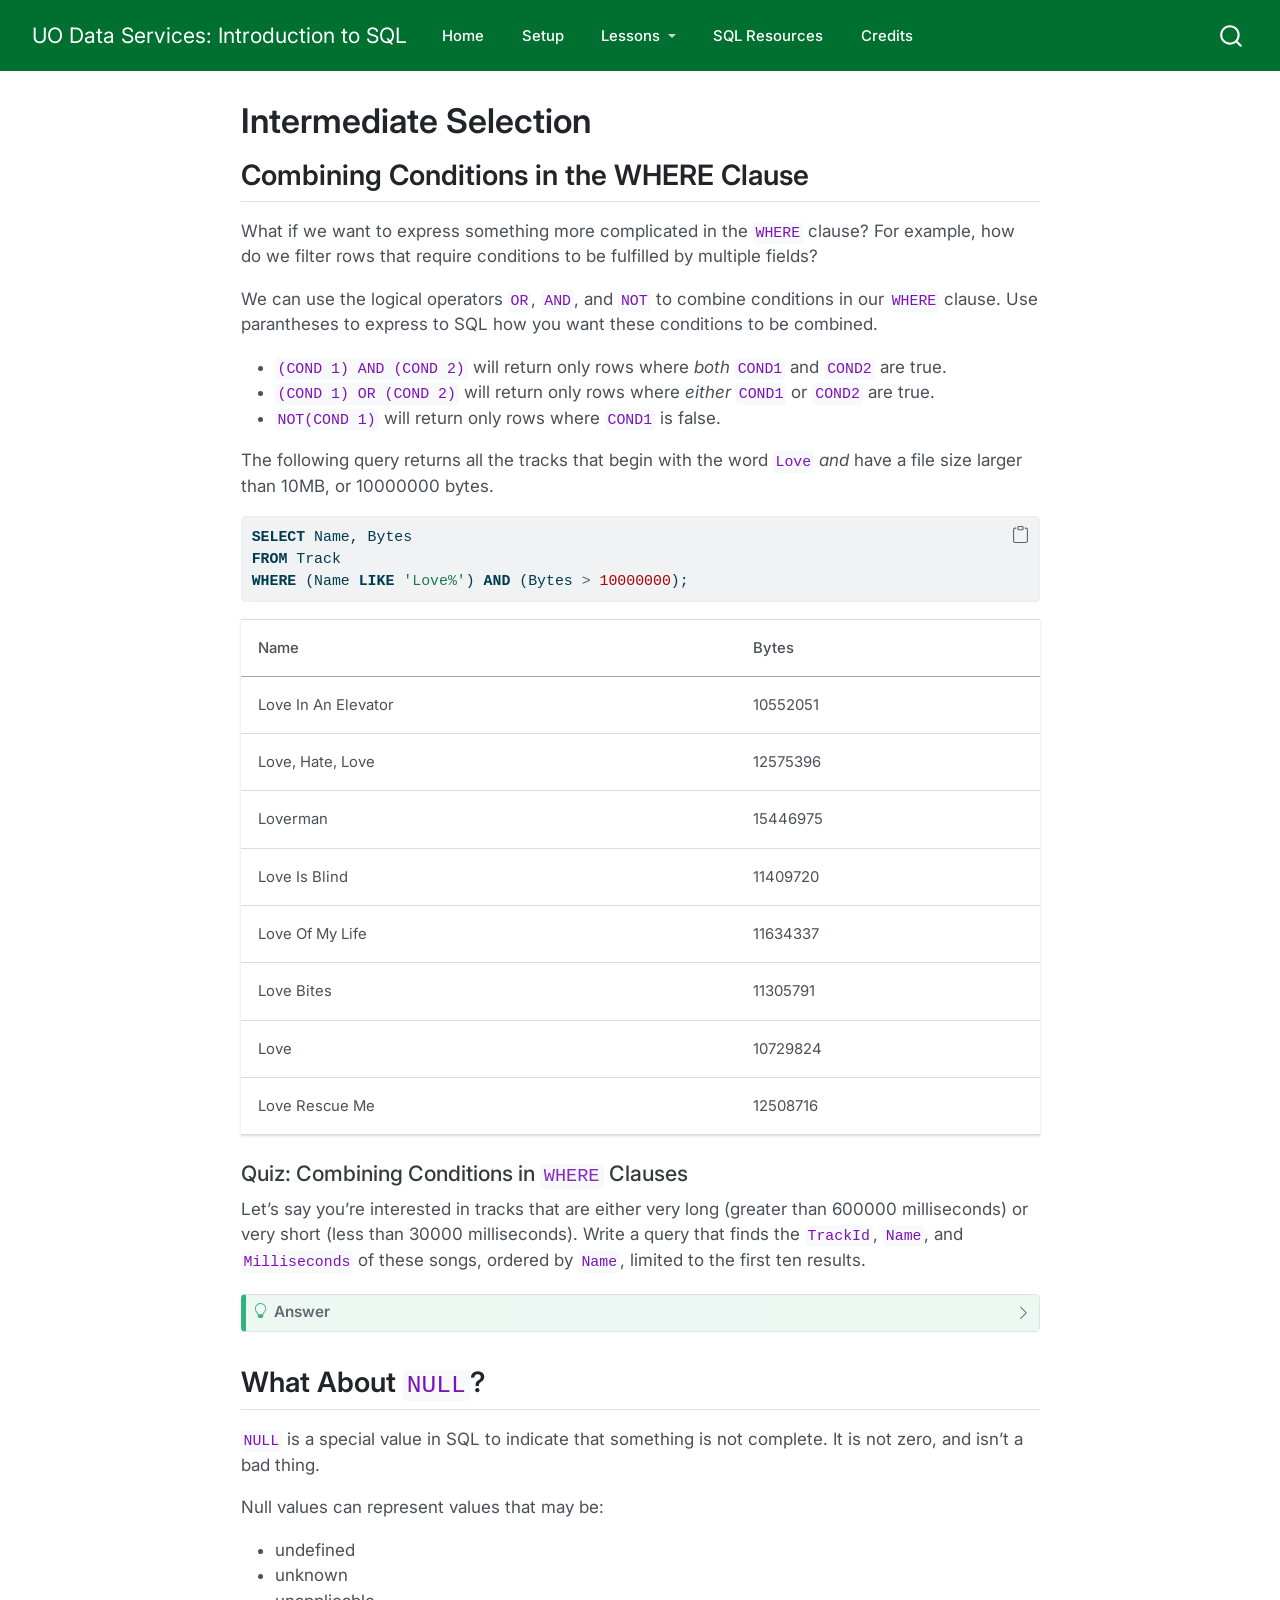
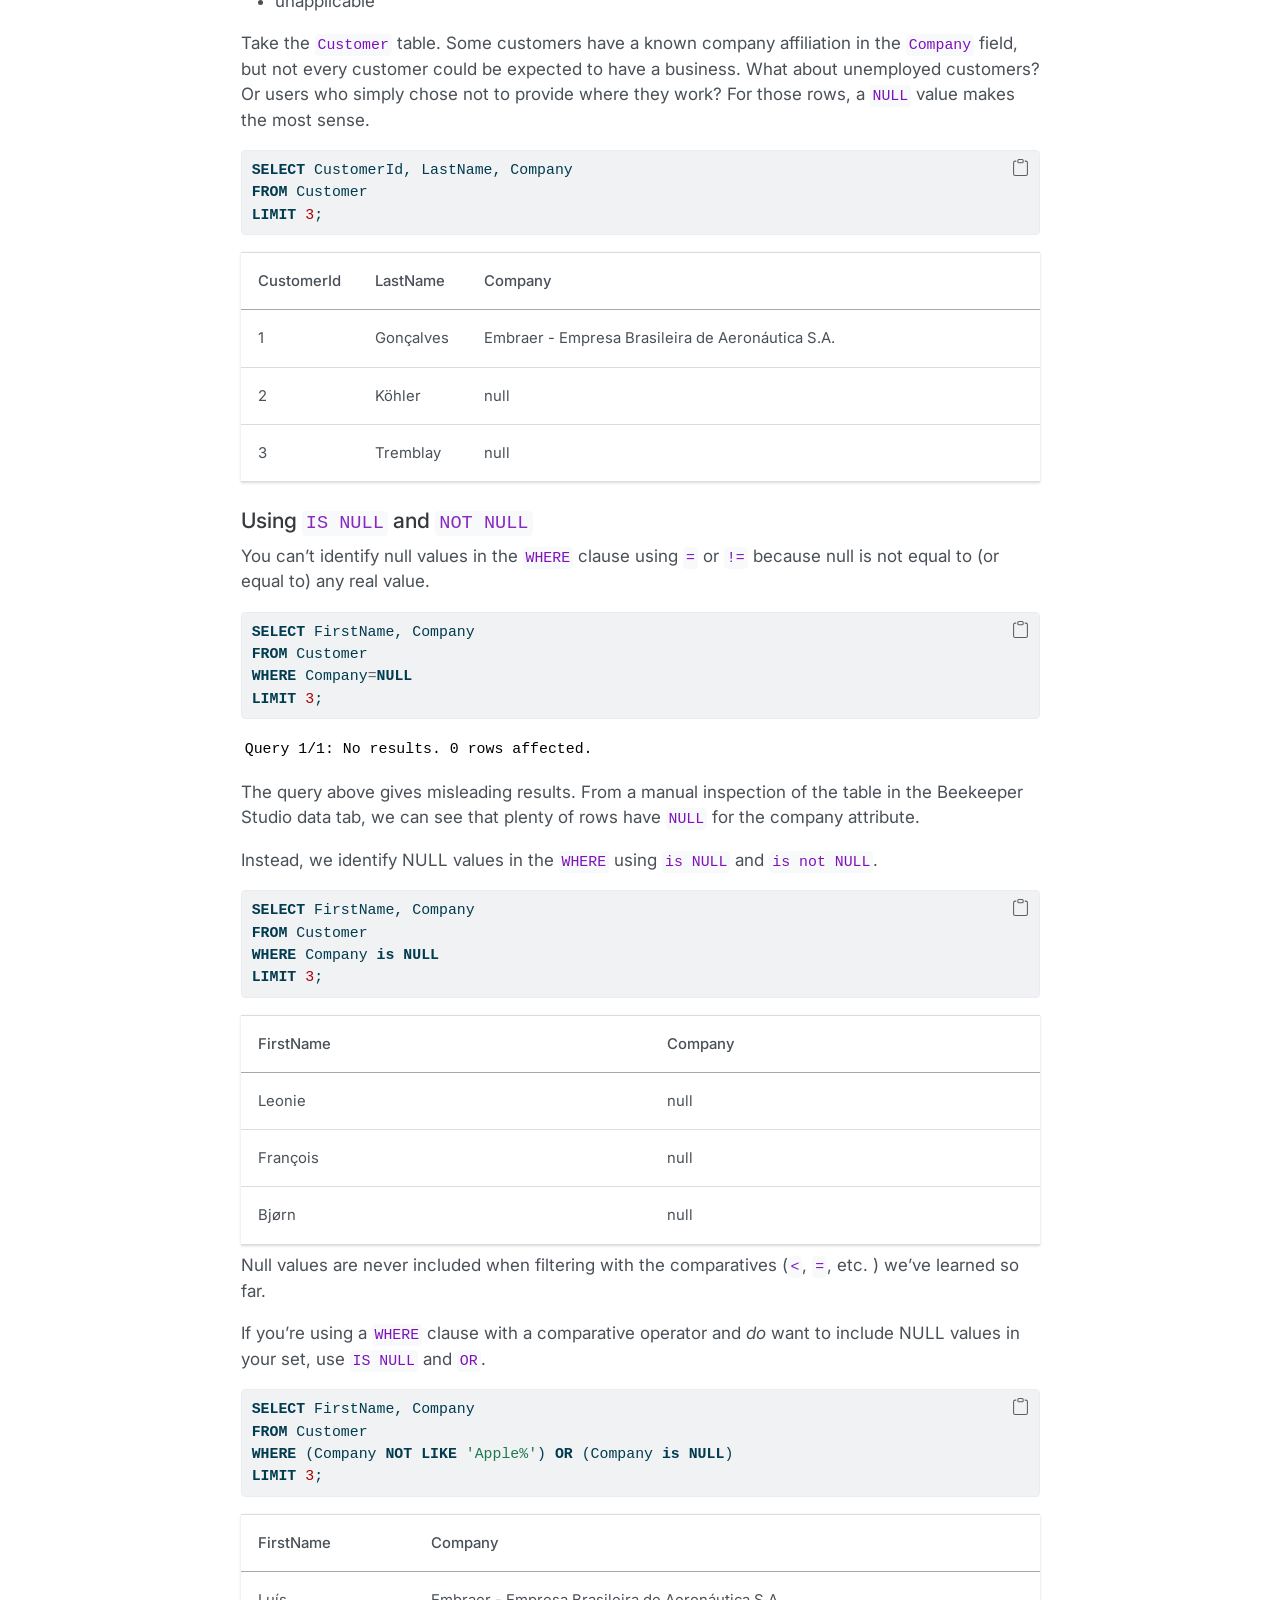
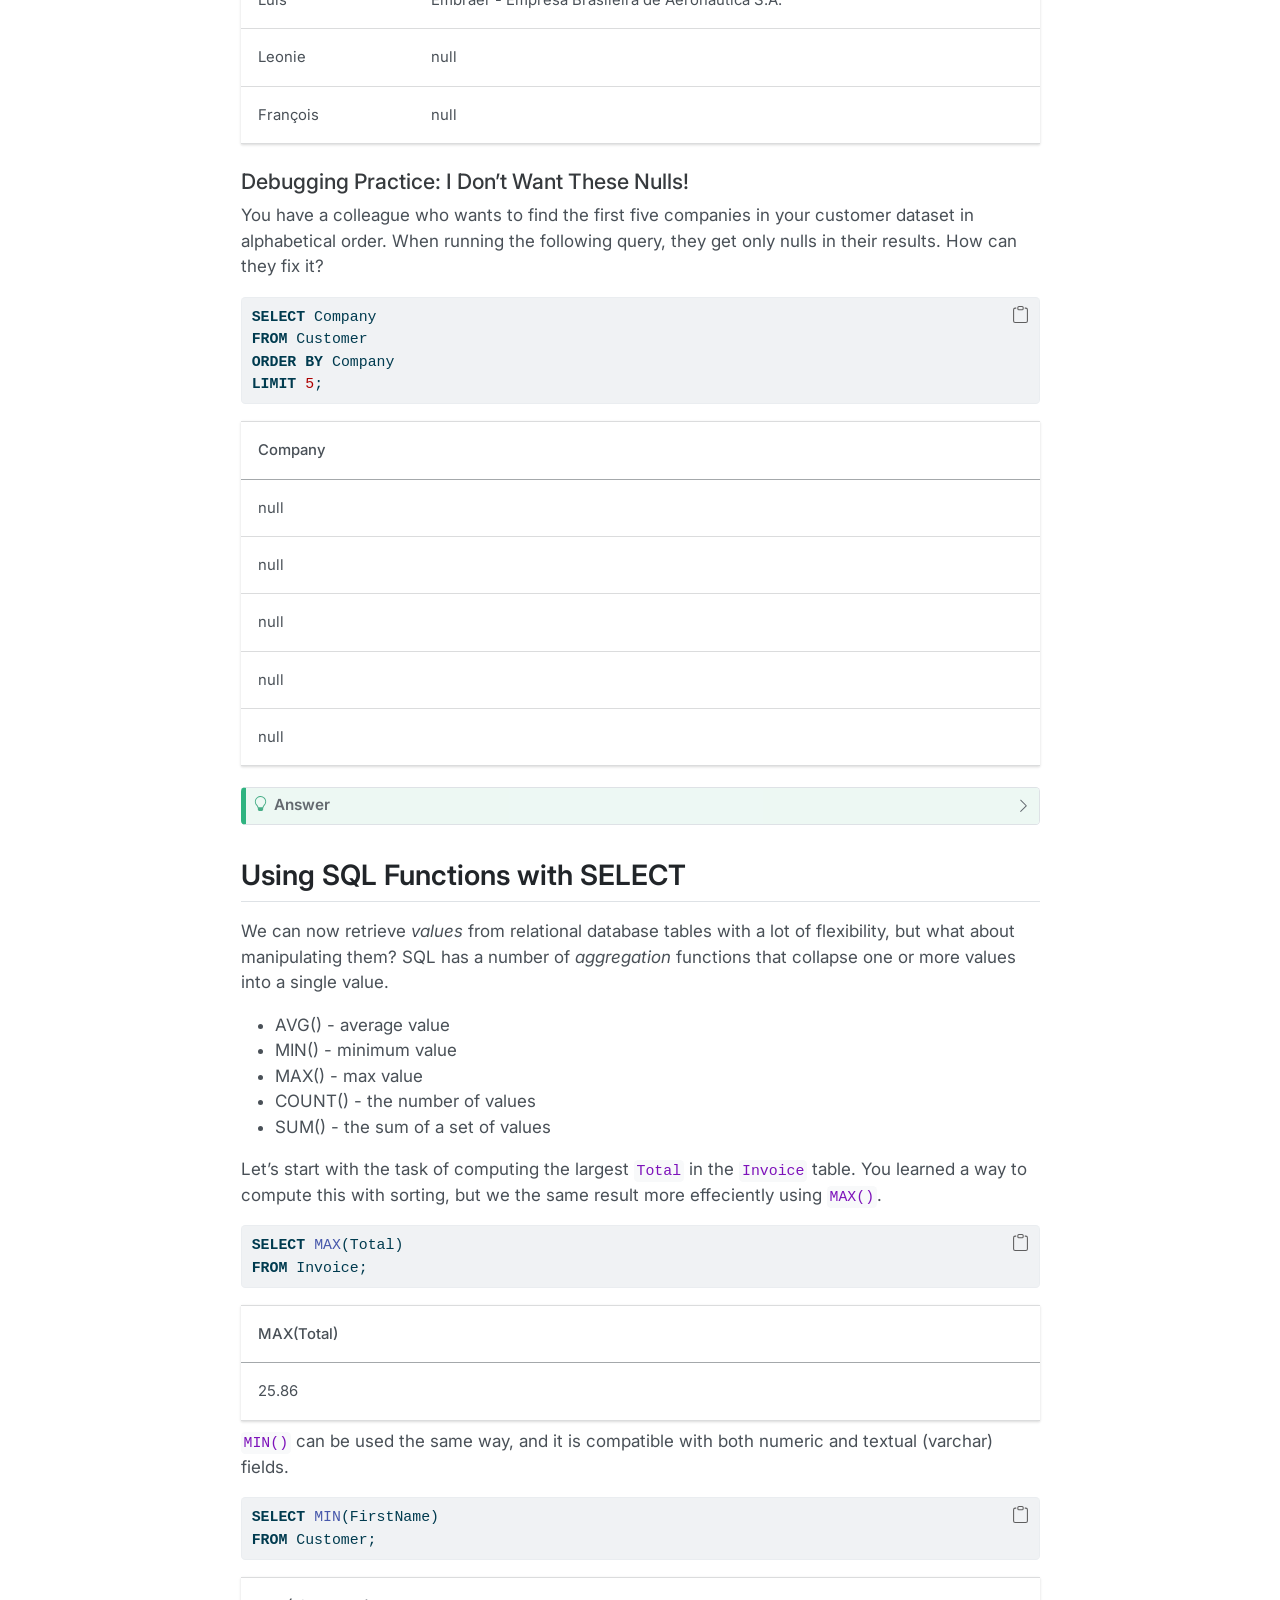
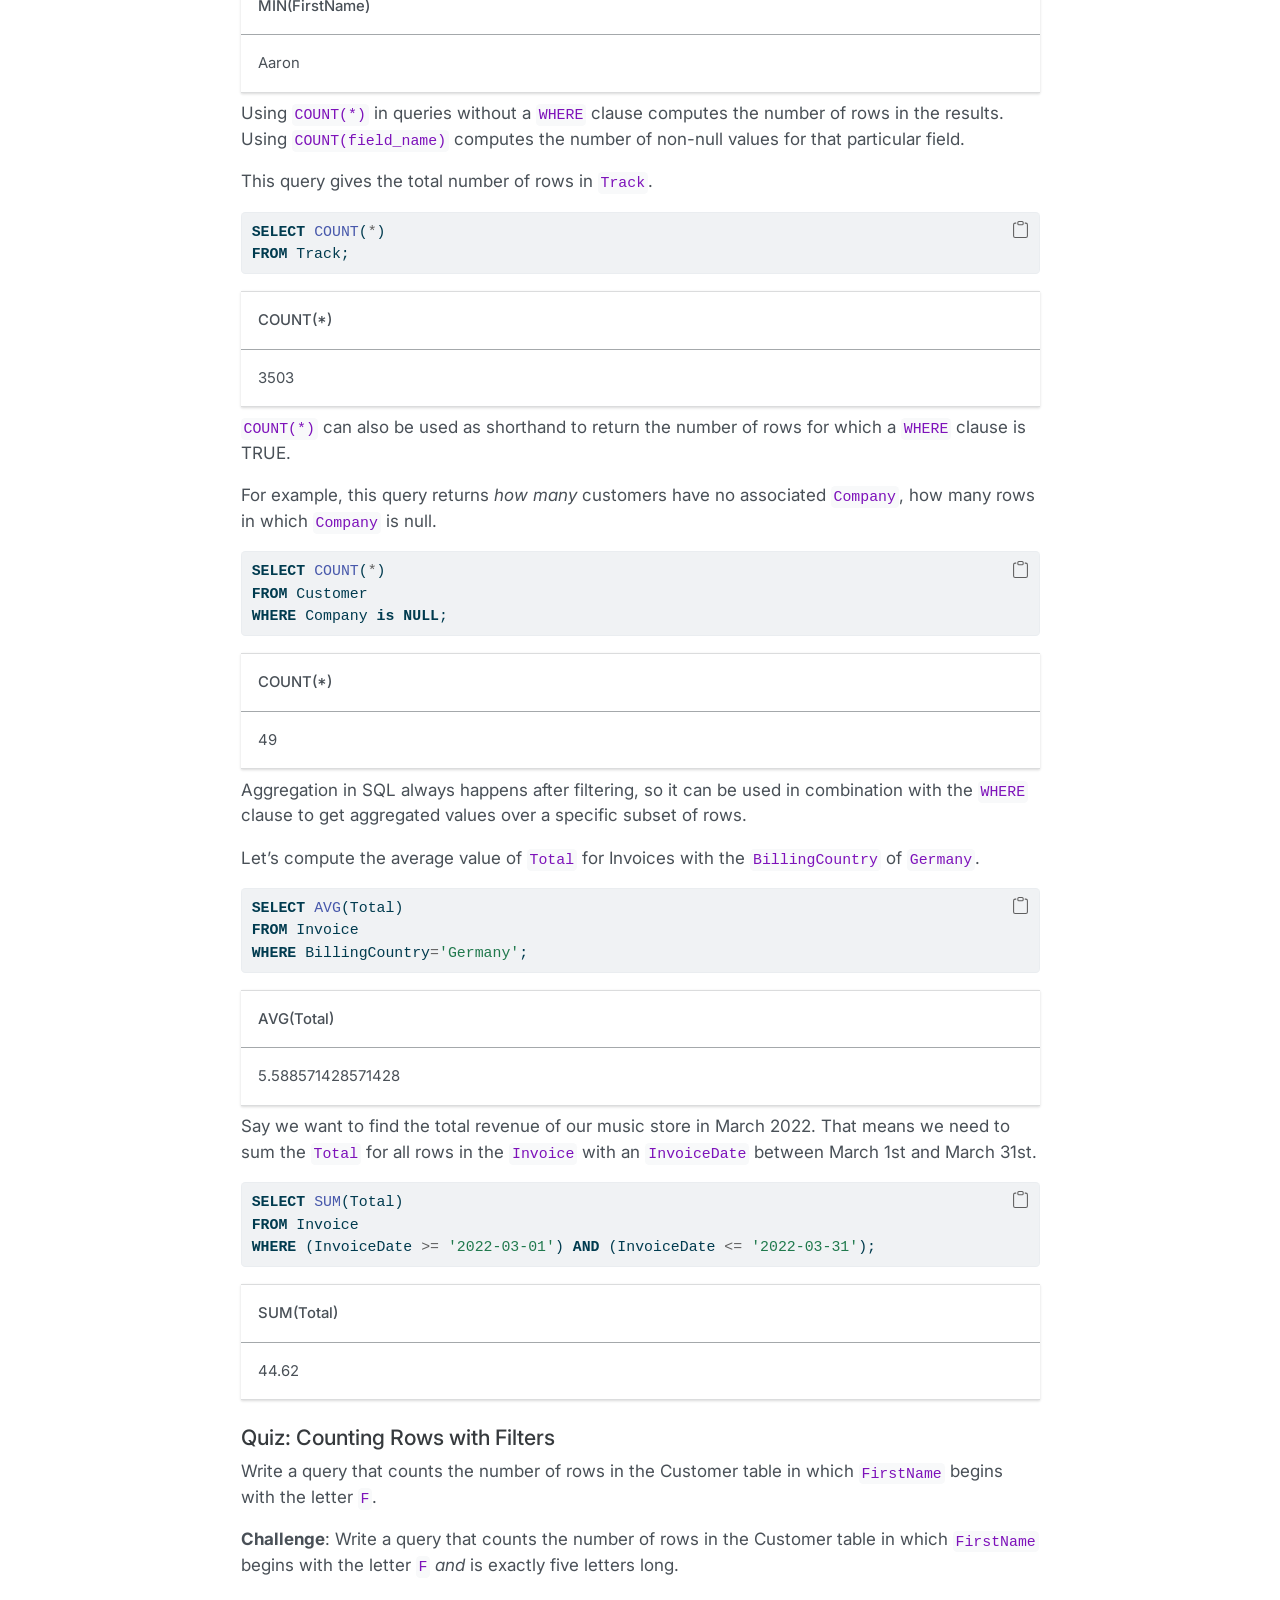
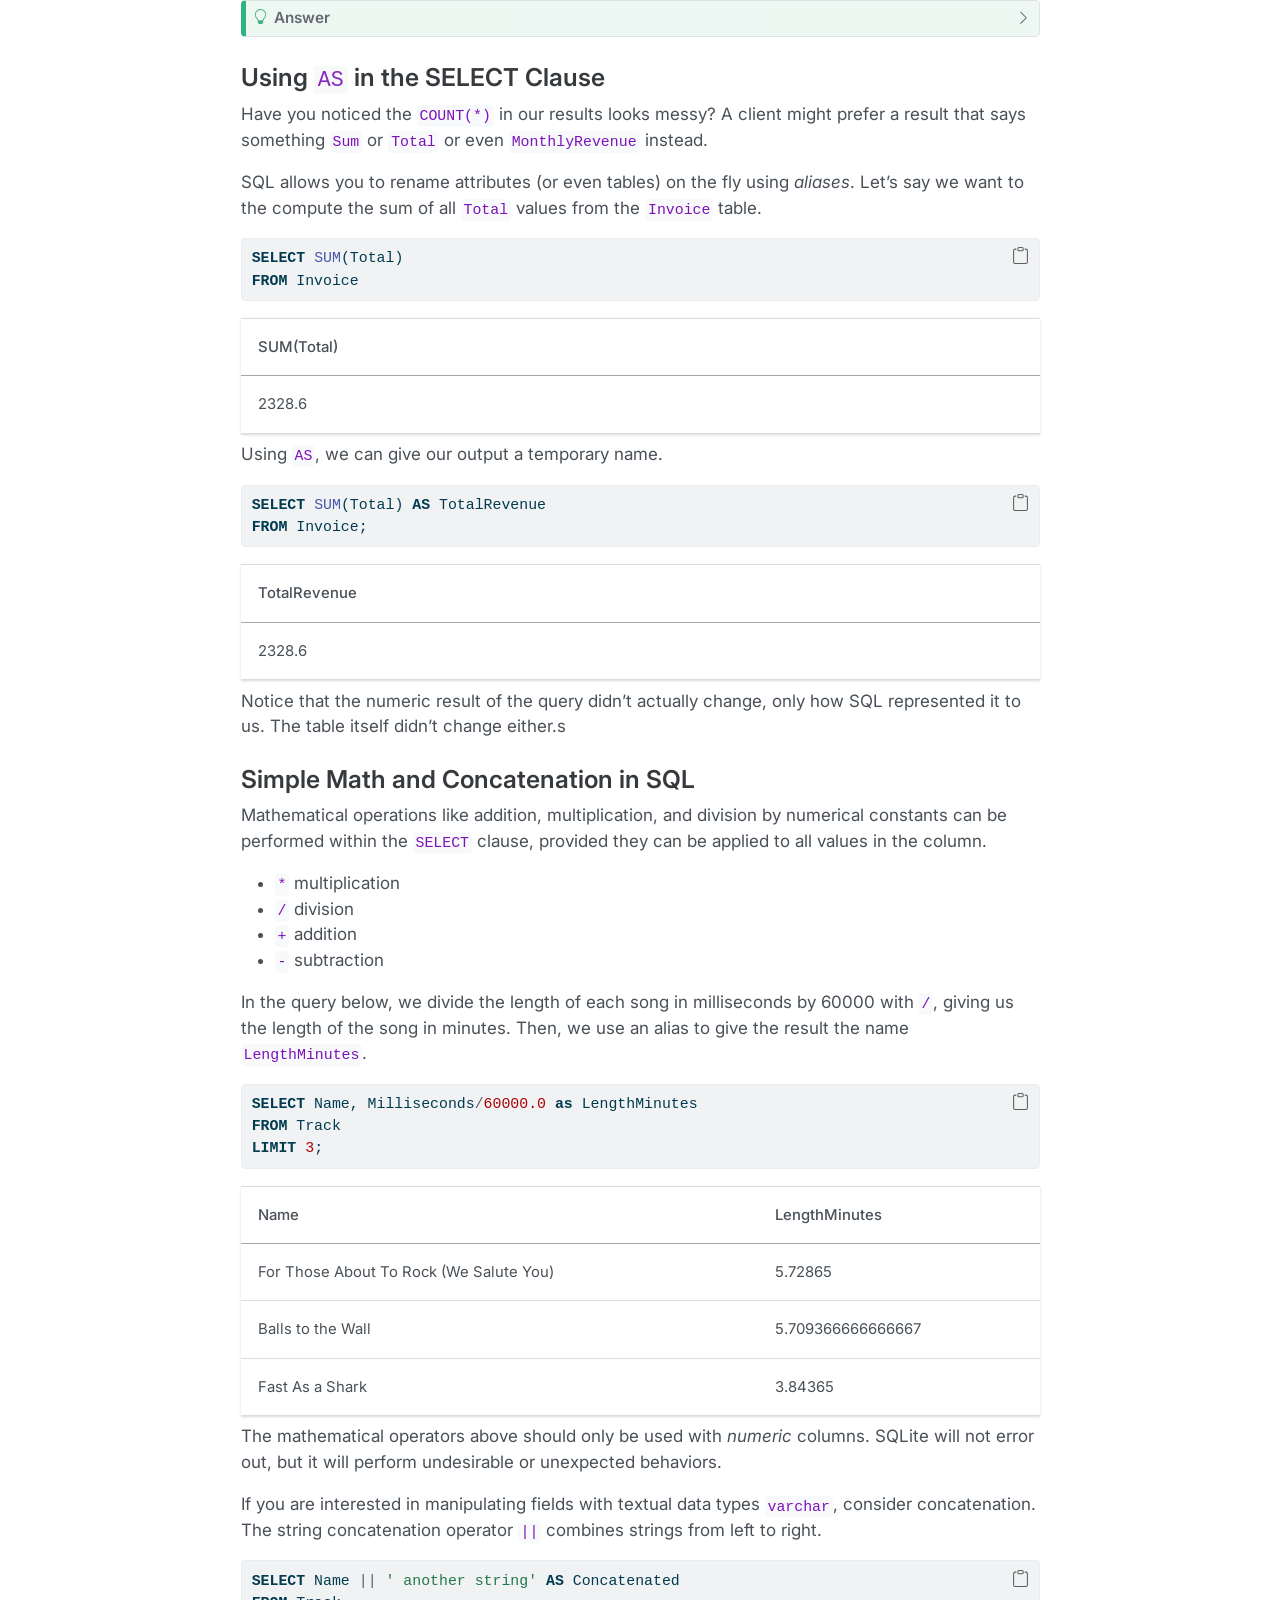
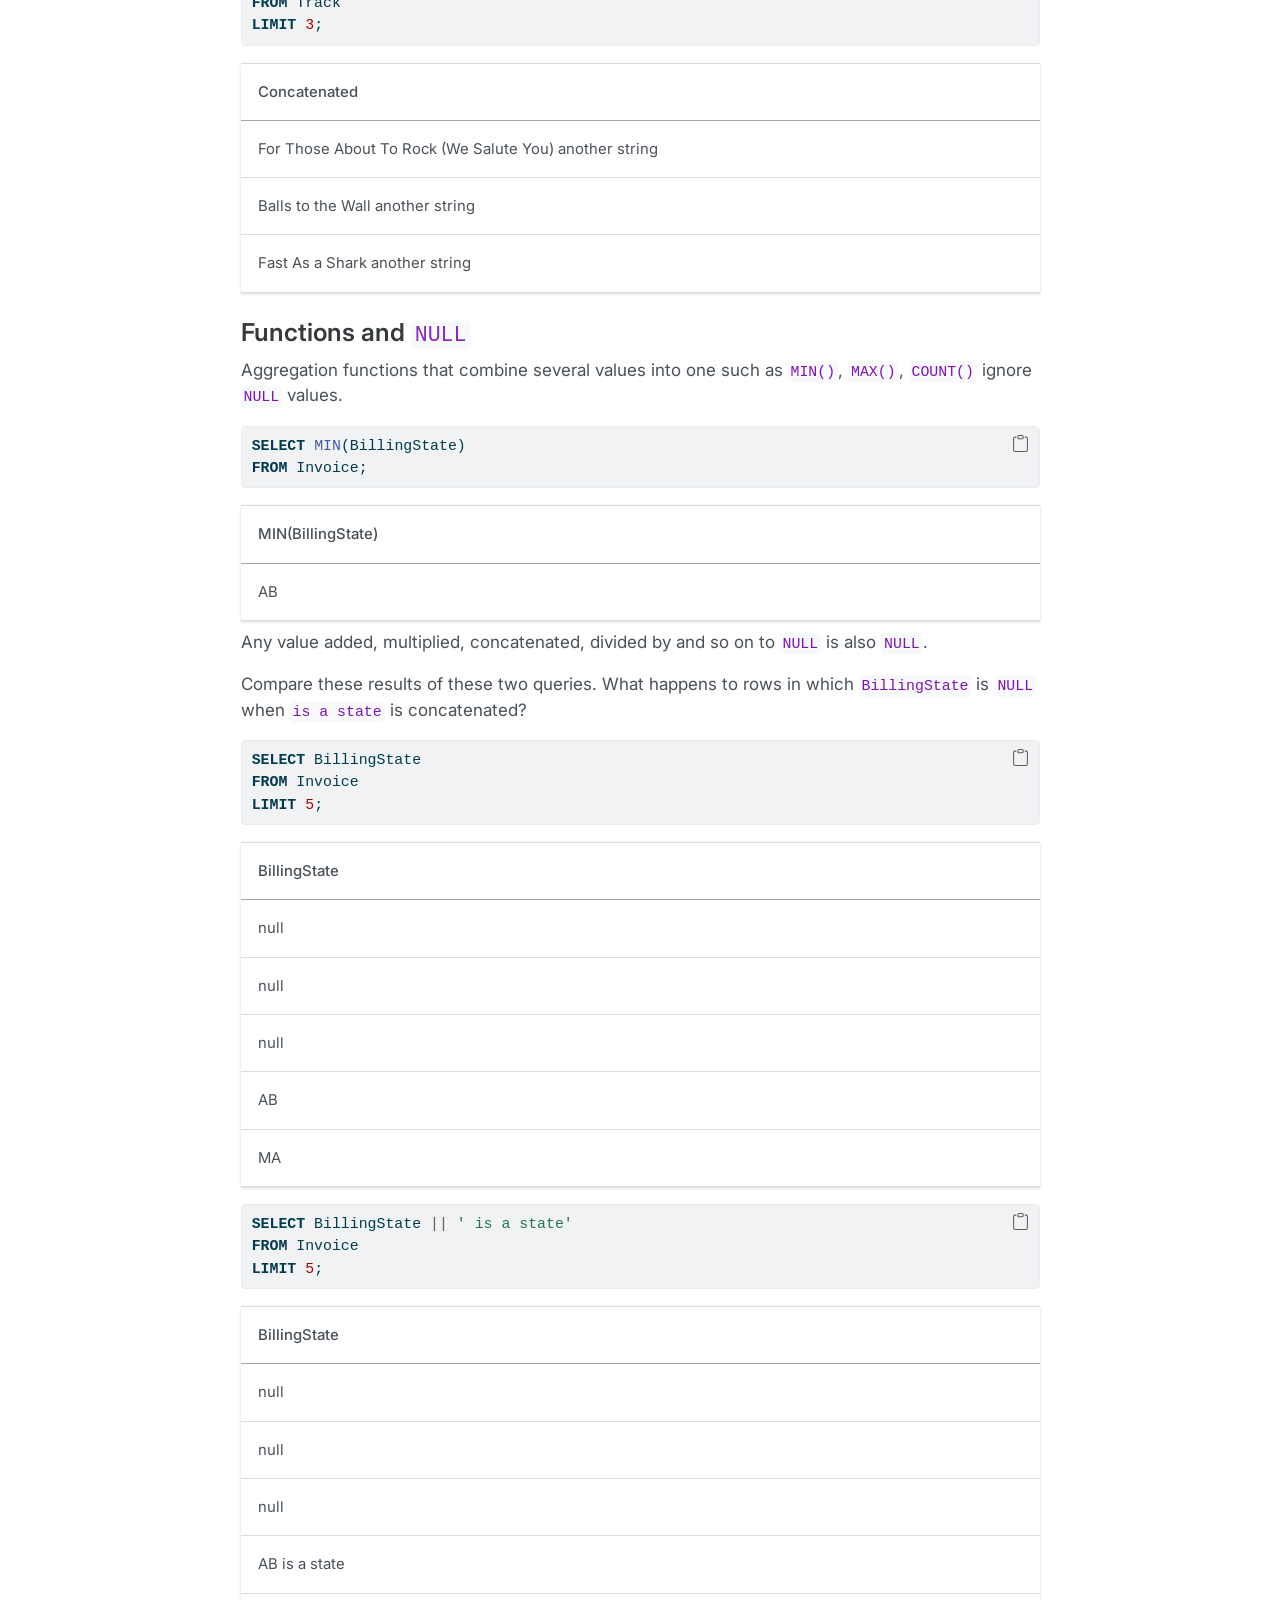
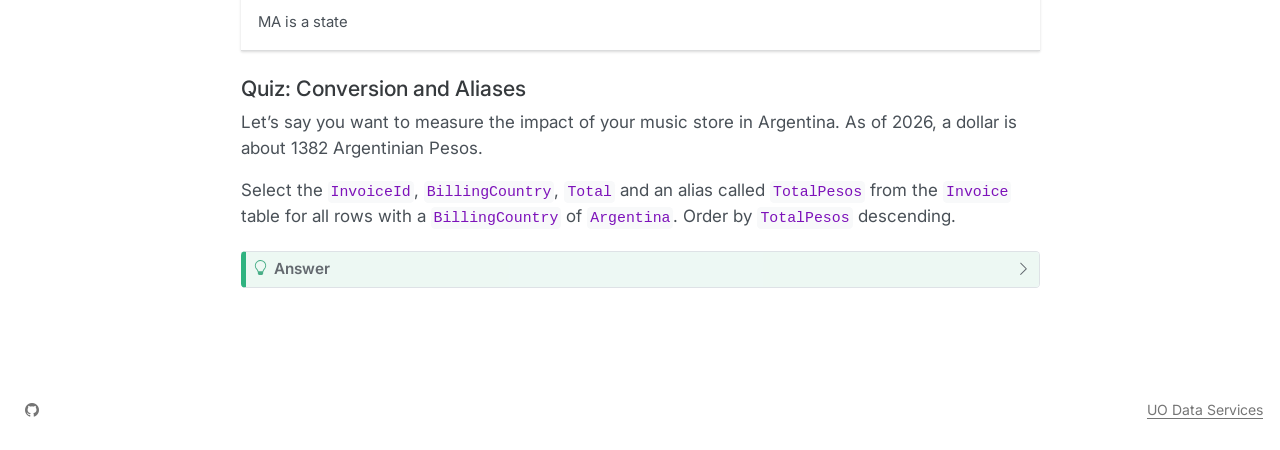
<file: lessons/lesson-3.html>
<!DOCTYPE html>
<html xmlns="http://www.w3.org/1999/xhtml" lang="en" xml:lang="en"><head>

<meta charset="utf-8">
<meta name="generator" content="quarto-1.8.17">

<meta name="viewport" content="width=device-width, initial-scale=1.0, user-scalable=yes">


<title>Intermediate Selection – UO Data Services: Introduction to SQL</title>
<style>
code{white-space: pre-wrap;}
span.smallcaps{font-variant: small-caps;}
div.columns{display: flex; gap: min(4vw, 1.5em);}
div.column{flex: auto; overflow-x: auto;}
div.hanging-indent{margin-left: 1.5em; text-indent: -1.5em;}
ul.task-list{list-style: none;}
ul.task-list li input[type="checkbox"] {
  width: 0.8em;
  margin: 0 0.8em 0.2em -1em; /* quarto-specific, see https://github.com/quarto-dev/quarto-cli/issues/4556 */ 
  vertical-align: middle;
}
/* CSS for syntax highlighting */
html { -webkit-text-size-adjust: 100%; }
pre > code.sourceCode { white-space: pre; position: relative; }
pre > code.sourceCode > span { display: inline-block; line-height: 1.25; }
pre > code.sourceCode > span:empty { height: 1.2em; }
.sourceCode { overflow: visible; }
code.sourceCode > span { color: inherit; text-decoration: inherit; }
div.sourceCode { margin: 1em 0; }
pre.sourceCode { margin: 0; }
@media screen {
div.sourceCode { overflow: auto; }
}
@media print {
pre > code.sourceCode { white-space: pre-wrap; }
pre > code.sourceCode > span { text-indent: -5em; padding-left: 5em; }
}
pre.numberSource code
  { counter-reset: source-line 0; }
pre.numberSource code > span
  { position: relative; left: -4em; counter-increment: source-line; }
pre.numberSource code > span > a:first-child::before
  { content: counter(source-line);
    position: relative; left: -1em; text-align: right; vertical-align: baseline;
    border: none; display: inline-block;
    -webkit-touch-callout: none; -webkit-user-select: none;
    -khtml-user-select: none; -moz-user-select: none;
    -ms-user-select: none; user-select: none;
    padding: 0 4px; width: 4em;
  }
pre.numberSource { margin-left: 3em;  padding-left: 4px; }
div.sourceCode
  {   }
@media screen {
pre > code.sourceCode > span > a:first-child::before { text-decoration: underline; }
}
</style>


<script src="../site_libs/quarto-nav/quarto-nav.js"></script>
<script src="../site_libs/quarto-nav/headroom.min.js"></script>
<script src="../site_libs/clipboard/clipboard.min.js"></script>
<script src="../site_libs/quarto-search/autocomplete.umd.js"></script>
<script src="../site_libs/quarto-search/fuse.min.js"></script>
<script src="../site_libs/quarto-search/quarto-search.js"></script>
<meta name="quarto:offset" content="../">
<script src="../site_libs/quarto-html/quarto.js" type="module"></script>
<script src="../site_libs/quarto-html/tabsets/tabsets.js" type="module"></script>
<script src="../site_libs/quarto-html/axe/axe-check.js" type="module"></script>
<script src="../site_libs/quarto-html/popper.min.js"></script>
<script src="../site_libs/quarto-html/tippy.umd.min.js"></script>
<script src="../site_libs/quarto-html/anchor.min.js"></script>
<link href="../site_libs/quarto-html/tippy.css" rel="stylesheet">
<link href="../site_libs/quarto-html/quarto-syntax-highlighting-c2d8198b7f72dec16de60f0cb3fab69f.css" rel="stylesheet" id="quarto-text-highlighting-styles">
<script src="../site_libs/bootstrap/bootstrap.min.js"></script>
<link href="../site_libs/bootstrap/bootstrap-icons.css" rel="stylesheet">
<link href="../site_libs/bootstrap/bootstrap-25d36f370f74572310f8908c5fb308fd.min.css" rel="stylesheet" append-hash="true" id="quarto-bootstrap" data-mode="light">
<script id="quarto-search-options" type="application/json">{
  "location": "navbar",
  "copy-button": false,
  "collapse-after": 3,
  "panel-placement": "end",
  "type": "overlay",
  "limit": 50,
  "keyboard-shortcut": [
    "f",
    "/",
    "s"
  ],
  "show-item-context": false,
  "language": {
    "search-no-results-text": "No results",
    "search-matching-documents-text": "matching documents",
    "search-copy-link-title": "Copy link to search",
    "search-hide-matches-text": "Hide additional matches",
    "search-more-match-text": "more match in this document",
    "search-more-matches-text": "more matches in this document",
    "search-clear-button-title": "Clear",
    "search-text-placeholder": "",
    "search-detached-cancel-button-title": "Cancel",
    "search-submit-button-title": "Submit",
    "search-label": "Search"
  }
}</script>


<link rel="stylesheet" href="../styles.css">
<link rel="stylesheet" href="../include/webex.css">
</head>

<body class="nav-fixed fullcontent quarto-light">

<div id="quarto-search-results"></div>
  <header id="quarto-header" class="headroom fixed-top">
    <nav class="navbar navbar-expand-lg " data-bs-theme="dark">
      <div class="navbar-container container-fluid">
      <div class="navbar-brand-container mx-auto">
    <a href="../index.html" class="navbar-brand navbar-brand-logo">
    </a>
    <a class="navbar-brand" href="../index.html">
    <span class="navbar-title">UO Data Services: Introduction to SQL</span>
    </a>
  </div>
            <div id="quarto-search" class="" title="Search"></div>
          <button class="navbar-toggler" type="button" data-bs-toggle="collapse" data-bs-target="#navbarCollapse" aria-controls="navbarCollapse" role="menu" aria-expanded="false" aria-label="Toggle navigation" onclick="if (window.quartoToggleHeadroom) { window.quartoToggleHeadroom(); }">
  <span class="navbar-toggler-icon"></span>
</button>
          <div class="collapse navbar-collapse" id="navbarCollapse">
            <ul class="navbar-nav navbar-nav-scroll me-auto">
  <li class="nav-item">
    <a class="nav-link" href="../index.html"> 
<span class="menu-text">Home</span></a>
  </li>  
  <li class="nav-item">
    <a class="nav-link" href="../setup.html"> 
<span class="menu-text">Setup</span></a>
  </li>  
  <li class="nav-item dropdown ">
    <a class="nav-link dropdown-toggle" href="#" id="nav-menu-lessons" role="link" data-bs-toggle="dropdown" aria-expanded="false">
 <span class="menu-text">Lessons</span>
    </a>
    <ul class="dropdown-menu" aria-labelledby="nav-menu-lessons">    
        <li>
    <a class="dropdown-item" href="../lessons/lesson-1.html">
 <span class="dropdown-text">Introduction</span></a>
  </li>  
        <li>
    <a class="dropdown-item" href="../lessons/lesson-2.html">
 <span class="dropdown-text">Selection Fundamentals</span></a>
  </li>  
        <li>
    <a class="dropdown-item" href="../lessons/lesson-3.html">
 <span class="dropdown-text">Intermediate Selection</span></a>
  </li>  
        <li>
    <a class="dropdown-item" href="../lessons/lesson-4.html">
 <span class="dropdown-text">Aggregation and Grouping</span></a>
  </li>  
        <li>
    <a class="dropdown-item" href="../lessons/lesson-5.html">
 <span class="dropdown-text">Database Structure and Joining Tables</span></a>
  </li>  
        <li>
    <a class="dropdown-item" href="../lessons/lesson-6.html">
 <span class="dropdown-text">Using Joins</span></a>
  </li>  
    </ul>
  </li>
  <li class="nav-item">
    <a class="nav-link" href="../resources.html"> 
<span class="menu-text">SQL Resources</span></a>
  </li>  
  <li class="nav-item">
    <a class="nav-link" href="../credits.html"> 
<span class="menu-text">Credits</span></a>
  </li>  
</ul>
          </div> <!-- /navcollapse -->
            <div class="quarto-navbar-tools">
</div>
      </div> <!-- /container-fluid -->
    </nav>
</header>
<!-- content -->
<div id="quarto-content" class="quarto-container page-columns page-rows-contents page-layout-article page-navbar">
<!-- sidebar -->
<!-- margin-sidebar -->
    
<!-- main -->
<main class="content" id="quarto-document-content">

<header id="title-block-header" class="quarto-title-block default">
<div class="quarto-title">
<h1 class="title">Intermediate Selection</h1>
</div>



<div class="quarto-title-meta">

    
  
    
  </div>
  


</header>


<section id="combining-conditions-in-the-where-clause" class="level2">
<h2 class="anchored" data-anchor-id="combining-conditions-in-the-where-clause">Combining Conditions in the WHERE Clause</h2>
<p>What if we want to express something more complicated in the <code>WHERE</code> clause? For example, how do we filter rows that require conditions to be fulfilled by multiple fields?</p>
<p>We can use the logical operators <code>OR</code>, <code>AND</code>, and <code>NOT</code> to combine conditions in our <code>WHERE</code> clause. Use parantheses to express to SQL how you want these conditions to be combined.</p>
<ul>
<li><code>(COND 1) AND (COND 2)</code> will return only rows where <em>both</em> <code>COND1</code> and <code>COND2</code> are true.</li>
<li><code>(COND 1) OR (COND 2)</code> will return only rows where <em>either</em> <code>COND1</code> or <code>COND2</code> are true.</li>
<li><code>NOT(COND 1)</code> will return only rows where <code>COND1</code> is false.</li>
</ul>
<p>The following query returns all the tracks that begin with the word <code>Love</code> <em>and</em> have a file size larger than 10MB, or 10000000 bytes.</p>
<div class="code-copy-outer-scaffold"><div class="sourceCode" id="cb1"><pre class="sourceCode sql code-with-copy"><code class="sourceCode sql"><span id="cb1-1"><a href="#cb1-1" aria-hidden="true" tabindex="-1"></a><span class="kw">SELECT</span> Name, Bytes</span>
<span id="cb1-2"><a href="#cb1-2" aria-hidden="true" tabindex="-1"></a><span class="kw">FROM</span> Track</span>
<span id="cb1-3"><a href="#cb1-3" aria-hidden="true" tabindex="-1"></a><span class="kw">WHERE</span> (Name <span class="kw">LIKE</span> <span class="st">'Love%'</span>) <span class="kw">AND</span> (Bytes <span class="op">&gt;</span> <span class="dv">10000000</span>);</span></code></pre></div><button title="Copy to Clipboard" class="code-copy-button"><i class="bi"></i></button></div>
<table class="caption-top table">
<thead>
<tr class="header">
<th>Name</th>
<th>Bytes</th>
</tr>
</thead>
<tbody>
<tr class="odd">
<td>Love In An Elevator</td>
<td>10552051</td>
</tr>
<tr class="even">
<td>Love, Hate, Love</td>
<td>12575396</td>
</tr>
<tr class="odd">
<td>Loverman</td>
<td>15446975</td>
</tr>
<tr class="even">
<td>Love Is Blind</td>
<td>11409720</td>
</tr>
<tr class="odd">
<td>Love Of My Life</td>
<td>11634337</td>
</tr>
<tr class="even">
<td>Love Bites</td>
<td>11305791</td>
</tr>
<tr class="odd">
<td>Love</td>
<td>10729824</td>
</tr>
<tr class="even">
<td>Love Rescue Me</td>
<td>12508716</td>
</tr>
</tbody>
</table>
<section id="quiz-combining-conditions-in-where-clauses" class="level4">
<h4 class="anchored" data-anchor-id="quiz-combining-conditions-in-where-clauses">Quiz: Combining Conditions in <code>WHERE</code> Clauses</h4>
<p>Let’s say you’re interested in tracks that are either very long (greater than 600000 milliseconds) or very short (less than 30000 milliseconds). Write a query that finds the <code>TrackId</code>, <code>Name</code>, and <code>Milliseconds</code> of these songs, ordered by <code>Name</code>, limited to the first ten results.</p>
<div class="callout callout-style-default callout-tip callout-titled">
<div class="callout-header d-flex align-content-center collapsed" data-bs-toggle="collapse" data-bs-target=".callout-1-contents" aria-controls="callout-1" aria-expanded="false" aria-label="Toggle callout">
<div class="callout-icon-container">
<i class="callout-icon"></i>
</div>
<div class="callout-title-container flex-fill">
<span class="screen-reader-only">Tip</span>Answer
</div>
<div class="callout-btn-toggle d-inline-block border-0 py-1 ps-1 pe-0 float-end"><i class="callout-toggle"></i></div>
</div>
<div id="callout-1" class="callout-1-contents callout-collapse collapse">
<div class="callout-body-container callout-body">
<div class="code-copy-outer-scaffold"><div class="sourceCode" id="cb2"><pre class="sourceCode sql code-with-copy"><code class="sourceCode sql"><span id="cb2-1"><a href="#cb2-1" aria-hidden="true" tabindex="-1"></a><span class="kw">SELECT</span> TrackId, Name, Milliseconds</span>
<span id="cb2-2"><a href="#cb2-2" aria-hidden="true" tabindex="-1"></a><span class="kw">FROM</span> Track</span>
<span id="cb2-3"><a href="#cb2-3" aria-hidden="true" tabindex="-1"></a><span class="kw">WHERE</span> (Milliseconds <span class="op">&gt;=</span> <span class="dv">600000</span>) <span class="kw">OR</span> (Milliseconds <span class="op">&lt;=</span> <span class="dv">30000</span>)</span>
<span id="cb2-4"><a href="#cb2-4" aria-hidden="true" tabindex="-1"></a><span class="kw">ORDER</span> <span class="kw">BY</span> Name</span>
<span id="cb2-5"><a href="#cb2-5" aria-hidden="true" tabindex="-1"></a><span class="kw">LIMIT</span> <span class="dv">10</span>;</span></code></pre></div><button title="Copy to Clipboard" class="code-copy-button"><i class="bi"></i></button></div>
<table class="caption-top table">
<thead>
<tr class="header">
<th>TrackId</th>
<th>Name</th>
<th>Milliseconds</th>
</tr>
</thead>
<tbody>
<tr class="odd">
<td>2918</td>
<td>“?”</td>
<td>2782333</td>
</tr>
<tr class="even">
<td>2869</td>
<td>…And Found</td>
<td>2563833</td>
</tr>
<tr class="odd">
<td>2906</td>
<td>…In Translation</td>
<td>2604575</td>
</tr>
<tr class="even">
<td>3166</td>
<td>.07%</td>
<td>2585794</td>
</tr>
<tr class="odd">
<td>3209</td>
<td>A Benihana Christmas, Pts. 1 &amp; 2</td>
<td>2519436</td>
</tr>
<tr class="even">
<td>2833</td>
<td>A Day In the Life</td>
<td>2620245</td>
</tr>
<tr class="odd">
<td>2825</td>
<td>A Measure of Salvation</td>
<td>2563938</td>
</tr>
<tr class="even">
<td>170</td>
<td>A Statistic</td>
<td>6373</td>
</tr>
<tr class="odd">
<td>2857</td>
<td>A Tale of Two Cities</td>
<td>2636970</td>
</tr>
<tr class="even">
<td>2872</td>
<td>Abandoned</td>
<td>2587041</td>
</tr>
</tbody>
</table>
</div>
</div>
</div>
</section>
</section>
<section id="what-about-null" class="level2">
<h2 class="anchored" data-anchor-id="what-about-null">What About <code>NULL</code>?</h2>
<p><code>NULL</code> is a special value in SQL to indicate that something is not complete. It is not zero, and isn’t a bad thing.</p>
<p>Null values can represent values that may be:</p>
<ul>
<li>undefined</li>
<li>unknown</li>
<li>unapplicable</li>
</ul>
<p>Take the <code>Customer</code> table. Some customers have a known company affiliation in the <code>Company</code> field, but not every customer could be expected to have a business. What about unemployed customers? Or users who simply chose not to provide where they work? For those rows, a <code>NULL</code> value makes the most sense.</p>
<div class="code-copy-outer-scaffold"><div class="sourceCode" id="cb3"><pre class="sourceCode sql code-with-copy"><code class="sourceCode sql"><span id="cb3-1"><a href="#cb3-1" aria-hidden="true" tabindex="-1"></a><span class="kw">SELECT</span> CustomerId, LastName, Company </span>
<span id="cb3-2"><a href="#cb3-2" aria-hidden="true" tabindex="-1"></a><span class="kw">FROM</span> Customer </span>
<span id="cb3-3"><a href="#cb3-3" aria-hidden="true" tabindex="-1"></a><span class="kw">LIMIT</span> <span class="dv">3</span>;</span></code></pre></div><button title="Copy to Clipboard" class="code-copy-button"><i class="bi"></i></button></div>
<table class="caption-top table">
<colgroup>
<col style="width: 14%">
<col style="width: 13%">
<col style="width: 71%">
</colgroup>
<thead>
<tr class="header">
<th>CustomerId</th>
<th>LastName</th>
<th>Company</th>
</tr>
</thead>
<tbody>
<tr class="odd">
<td>1</td>
<td>Gonçalves</td>
<td>Embraer - Empresa Brasileira de Aeronáutica S.A.</td>
</tr>
<tr class="even">
<td>2</td>
<td>Köhler</td>
<td>null</td>
</tr>
<tr class="odd">
<td>3</td>
<td>Tremblay</td>
<td>null</td>
</tr>
</tbody>
</table>
<section id="using-is-null-and-not-null" class="level4">
<h4 class="anchored" data-anchor-id="using-is-null-and-not-null">Using <code>IS NULL</code> and <code>NOT NULL</code></h4>
<p>You can’t identify null values in the <code>WHERE</code> clause using <code>=</code> or <code>!=</code> because null is not equal to (or equal to) any real value.</p>
<div class="code-copy-outer-scaffold"><div class="sourceCode" id="cb4"><pre class="sourceCode sql code-with-copy"><code class="sourceCode sql"><span id="cb4-1"><a href="#cb4-1" aria-hidden="true" tabindex="-1"></a><span class="kw">SELECT</span> FirstName, Company</span>
<span id="cb4-2"><a href="#cb4-2" aria-hidden="true" tabindex="-1"></a><span class="kw">FROM</span> Customer</span>
<span id="cb4-3"><a href="#cb4-3" aria-hidden="true" tabindex="-1"></a><span class="kw">WHERE</span> Company<span class="op">=</span><span class="kw">NULL</span></span>
<span id="cb4-4"><a href="#cb4-4" aria-hidden="true" tabindex="-1"></a><span class="kw">LIMIT</span> <span class="dv">3</span>;</span></code></pre></div><button title="Copy to Clipboard" class="code-copy-button"><i class="bi"></i></button></div>
<pre class="output"><code>Query 1/1: No results. 0 rows affected.</code></pre>
<p>The query above gives misleading results. From a manual inspection of the table in the Beekeeper Studio data tab, we can see that plenty of rows have <code>NULL</code> for the company attribute.</p>
<p>Instead, we identify NULL values in the <code>WHERE</code> using <code>is NULL</code> and <code>is not NULL</code>.</p>
<div class="code-copy-outer-scaffold"><div class="sourceCode" id="cb6"><pre class="sourceCode sql code-with-copy"><code class="sourceCode sql"><span id="cb6-1"><a href="#cb6-1" aria-hidden="true" tabindex="-1"></a><span class="kw">SELECT</span> FirstName, Company</span>
<span id="cb6-2"><a href="#cb6-2" aria-hidden="true" tabindex="-1"></a><span class="kw">FROM</span> Customer</span>
<span id="cb6-3"><a href="#cb6-3" aria-hidden="true" tabindex="-1"></a><span class="kw">WHERE</span> Company <span class="kw">is</span> <span class="kw">NULL</span></span>
<span id="cb6-4"><a href="#cb6-4" aria-hidden="true" tabindex="-1"></a><span class="kw">LIMIT</span> <span class="dv">3</span>;</span></code></pre></div><button title="Copy to Clipboard" class="code-copy-button"><i class="bi"></i></button></div>
<table class="caption-top table">
<thead>
<tr class="header">
<th>FirstName</th>
<th>Company</th>
</tr>
</thead>
<tbody>
<tr class="odd">
<td>Leonie</td>
<td>null</td>
</tr>
<tr class="even">
<td>François</td>
<td>null</td>
</tr>
<tr class="odd">
<td>Bjørn</td>
<td>null</td>
</tr>
</tbody>
</table>
<p>Null values are never included when filtering with the comparatives (<code>&lt;</code>, <code>=</code>, etc. ) we’ve learned so far.</p>
<p>If you’re using a <code>WHERE</code> clause with a comparative operator and <em>do</em> want to include NULL values in your set, use <code>IS NULL</code> and <code>OR</code>.</p>
<div class="code-copy-outer-scaffold"><div class="sourceCode" id="cb7"><pre class="sourceCode sql code-with-copy"><code class="sourceCode sql"><span id="cb7-1"><a href="#cb7-1" aria-hidden="true" tabindex="-1"></a><span class="kw">SELECT</span> FirstName, Company</span>
<span id="cb7-2"><a href="#cb7-2" aria-hidden="true" tabindex="-1"></a><span class="kw">FROM</span> Customer</span>
<span id="cb7-3"><a href="#cb7-3" aria-hidden="true" tabindex="-1"></a><span class="kw">WHERE</span> (Company <span class="kw">NOT</span> <span class="kw">LIKE</span> <span class="st">'Apple%'</span>) <span class="kw">OR</span> (Company <span class="kw">is</span> <span class="kw">NULL</span>)</span>
<span id="cb7-4"><a href="#cb7-4" aria-hidden="true" tabindex="-1"></a><span class="kw">LIMIT</span> <span class="dv">3</span>;</span></code></pre></div><button title="Copy to Clipboard" class="code-copy-button"><i class="bi"></i></button></div>
<table class="caption-top table">
<thead>
<tr class="header">
<th>FirstName</th>
<th>Company</th>
</tr>
</thead>
<tbody>
<tr class="odd">
<td>Luís</td>
<td>Embraer - Empresa Brasileira de Aeronáutica S.A.</td>
</tr>
<tr class="even">
<td>Leonie</td>
<td>null</td>
</tr>
<tr class="odd">
<td>François</td>
<td>null</td>
</tr>
</tbody>
</table>
</section>
<section id="debugging-practice-i-dont-want-these-nulls" class="level4">
<h4 class="anchored" data-anchor-id="debugging-practice-i-dont-want-these-nulls">Debugging Practice: I Don’t Want These Nulls!</h4>
<p>You have a colleague who wants to find the first five companies in your customer dataset in alphabetical order. When running the following query, they get only nulls in their results. How can they fix it?</p>
<div class="code-copy-outer-scaffold"><div class="sourceCode" id="cb8"><pre class="sourceCode sql code-with-copy"><code class="sourceCode sql"><span id="cb8-1"><a href="#cb8-1" aria-hidden="true" tabindex="-1"></a><span class="kw">SELECT</span> Company</span>
<span id="cb8-2"><a href="#cb8-2" aria-hidden="true" tabindex="-1"></a><span class="kw">FROM</span> Customer</span>
<span id="cb8-3"><a href="#cb8-3" aria-hidden="true" tabindex="-1"></a><span class="kw">ORDER</span> <span class="kw">BY</span> Company</span>
<span id="cb8-4"><a href="#cb8-4" aria-hidden="true" tabindex="-1"></a><span class="kw">LIMIT</span> <span class="dv">5</span>;</span></code></pre></div><button title="Copy to Clipboard" class="code-copy-button"><i class="bi"></i></button></div>
<table class="caption-top table">
<thead>
<tr class="header">
<th>Company</th>
</tr>
</thead>
<tbody>
<tr class="odd">
<td>null</td>
</tr>
<tr class="even">
<td>null</td>
</tr>
<tr class="odd">
<td>null</td>
</tr>
<tr class="even">
<td>null</td>
</tr>
<tr class="odd">
<td>null</td>
</tr>
</tbody>
</table>
<div class="callout callout-style-default callout-tip callout-titled">
<div class="callout-header d-flex align-content-center collapsed" data-bs-toggle="collapse" data-bs-target=".callout-2-contents" aria-controls="callout-2" aria-expanded="false" aria-label="Toggle callout">
<div class="callout-icon-container">
<i class="callout-icon"></i>
</div>
<div class="callout-title-container flex-fill">
<span class="screen-reader-only">Tip</span>Answer
</div>
<div class="callout-btn-toggle d-inline-block border-0 py-1 ps-1 pe-0 float-end"><i class="callout-toggle"></i></div>
</div>
<div id="callout-2" class="callout-2-contents callout-collapse collapse">
<div class="callout-body-container callout-body">
<p>When sorting NVARCHAR (string) fields in ascending order, null values always come first. However, your colleague is interested in non-null values. Add the <code>WHERE</code> clause to narrow this query.</p>
<div class="code-copy-outer-scaffold"><div class="sourceCode" id="cb9"><pre class="sourceCode sql code-with-copy"><code class="sourceCode sql"><span id="cb9-1"><a href="#cb9-1" aria-hidden="true" tabindex="-1"></a><span class="kw">SELECT</span> Company</span>
<span id="cb9-2"><a href="#cb9-2" aria-hidden="true" tabindex="-1"></a><span class="kw">FROM</span> Customer</span>
<span id="cb9-3"><a href="#cb9-3" aria-hidden="true" tabindex="-1"></a><span class="kw">WHERE</span> Company <span class="kw">is</span> <span class="kw">NOT</span> <span class="kw">NULL</span></span>
<span id="cb9-4"><a href="#cb9-4" aria-hidden="true" tabindex="-1"></a><span class="kw">ORDER</span> <span class="kw">BY</span> Company</span>
<span id="cb9-5"><a href="#cb9-5" aria-hidden="true" tabindex="-1"></a><span class="kw">LIMIT</span> <span class="dv">5</span>;</span></code></pre></div><button title="Copy to Clipboard" class="code-copy-button"><i class="bi"></i></button></div>
<table class="caption-top table">
<thead>
<tr class="header">
<th>Company</th>
</tr>
</thead>
<tbody>
<tr class="odd">
<td>Apple Inc.</td>
</tr>
<tr class="even">
<td>Banco do Brasil S.A.</td>
</tr>
<tr class="odd">
<td>Embraer - Empresa Brasileira de Aeronáutica S.A.</td>
</tr>
<tr class="even">
<td>Google Inc.</td>
</tr>
<tr class="odd">
<td>JetBrains s.r.o.</td>
</tr>
</tbody>
</table>
</div>
</div>
</div>
</section>
</section>
<section id="using-sql-functions-with-select" class="level2">
<h2 class="anchored" data-anchor-id="using-sql-functions-with-select">Using SQL Functions with SELECT</h2>
<p>We can now retrieve <em>values</em> from relational database tables with a lot of flexibility, but what about manipulating them? SQL has a number of <em>aggregation</em> functions that collapse one or more values into a single value.</p>
<ul>
<li>AVG() - average value</li>
<li>MIN() - minimum value</li>
<li>MAX() - max value</li>
<li>COUNT() - the number of values</li>
<li>SUM() - the sum of a set of values</li>
</ul>
<p>Let’s start with the task of computing the largest <code>Total</code> in the <code>Invoice</code> table. You learned a way to compute this with sorting, but we the same result more effeciently using <code>MAX()</code>.</p>
<div class="code-copy-outer-scaffold"><div class="sourceCode" id="cb10"><pre class="sourceCode sql code-with-copy"><code class="sourceCode sql"><span id="cb10-1"><a href="#cb10-1" aria-hidden="true" tabindex="-1"></a><span class="kw">SELECT</span> <span class="fu">MAX</span>(Total)</span>
<span id="cb10-2"><a href="#cb10-2" aria-hidden="true" tabindex="-1"></a><span class="kw">FROM</span> Invoice;</span></code></pre></div><button title="Copy to Clipboard" class="code-copy-button"><i class="bi"></i></button></div>
<table class="caption-top table">
<thead>
<tr class="header">
<th>MAX(Total)</th>
</tr>
</thead>
<tbody>
<tr class="odd">
<td>25.86</td>
</tr>
</tbody>
</table>
<p><code>MIN()</code> can be used the same way, and it is compatible with both numeric and textual (varchar) fields.</p>
<div class="code-copy-outer-scaffold"><div class="sourceCode" id="cb11"><pre class="sourceCode sql code-with-copy"><code class="sourceCode sql"><span id="cb11-1"><a href="#cb11-1" aria-hidden="true" tabindex="-1"></a><span class="kw">SELECT</span> <span class="fu">MIN</span>(FirstName)</span>
<span id="cb11-2"><a href="#cb11-2" aria-hidden="true" tabindex="-1"></a><span class="kw">FROM</span> Customer;</span></code></pre></div><button title="Copy to Clipboard" class="code-copy-button"><i class="bi"></i></button></div>
<table class="caption-top table">
<thead>
<tr class="header">
<th>MIN(FirstName)</th>
</tr>
</thead>
<tbody>
<tr class="odd">
<td>Aaron</td>
</tr>
</tbody>
</table>
<p>Using <code>COUNT(*)</code> in queries without a <code>WHERE</code> clause computes the number of rows in the results. Using <code>COUNT(field_name)</code> computes the number of non-null values for that particular field.</p>
<p>This query gives the total number of rows in <code>Track</code>.</p>
<div class="code-copy-outer-scaffold"><div class="sourceCode" id="cb12"><pre class="sourceCode sql code-with-copy"><code class="sourceCode sql"><span id="cb12-1"><a href="#cb12-1" aria-hidden="true" tabindex="-1"></a><span class="kw">SELECT</span> <span class="fu">COUNT</span>(<span class="op">*</span>)</span>
<span id="cb12-2"><a href="#cb12-2" aria-hidden="true" tabindex="-1"></a><span class="kw">FROM</span> Track;</span></code></pre></div><button title="Copy to Clipboard" class="code-copy-button"><i class="bi"></i></button></div>
<table class="caption-top table">
<thead>
<tr class="header">
<th>COUNT(*)</th>
</tr>
</thead>
<tbody>
<tr class="odd">
<td>3503</td>
</tr>
</tbody>
</table>
<p><code>COUNT(*)</code> can also be used as shorthand to return the number of rows for which a <code>WHERE</code> clause is TRUE.</p>
<p>For example, this query returns <em>how many</em> customers have no associated <code>Company</code>, how many rows in which <code>Company</code> is null.</p>
<div class="code-copy-outer-scaffold"><div class="sourceCode" id="cb13"><pre class="sourceCode sql code-with-copy"><code class="sourceCode sql"><span id="cb13-1"><a href="#cb13-1" aria-hidden="true" tabindex="-1"></a><span class="kw">SELECT</span> <span class="fu">COUNT</span>(<span class="op">*</span>)</span>
<span id="cb13-2"><a href="#cb13-2" aria-hidden="true" tabindex="-1"></a><span class="kw">FROM</span> Customer</span>
<span id="cb13-3"><a href="#cb13-3" aria-hidden="true" tabindex="-1"></a><span class="kw">WHERE</span> Company <span class="kw">is</span> <span class="kw">NULL</span>;</span></code></pre></div><button title="Copy to Clipboard" class="code-copy-button"><i class="bi"></i></button></div>
<table class="caption-top table">
<thead>
<tr class="header">
<th>COUNT(*)</th>
</tr>
</thead>
<tbody>
<tr class="odd">
<td>49</td>
</tr>
</tbody>
</table>
<p>Aggregation in SQL always happens after filtering, so it can be used in combination with the <code>WHERE</code> clause to get aggregated values over a specific subset of rows.</p>
<p>Let’s compute the average value of <code>Total</code> for Invoices with the <code>BillingCountry</code> of <code>Germany</code>.</p>
<div class="code-copy-outer-scaffold"><div class="sourceCode" id="cb14"><pre class="sourceCode sql code-with-copy"><code class="sourceCode sql"><span id="cb14-1"><a href="#cb14-1" aria-hidden="true" tabindex="-1"></a><span class="kw">SELECT</span> <span class="fu">AVG</span>(Total)</span>
<span id="cb14-2"><a href="#cb14-2" aria-hidden="true" tabindex="-1"></a><span class="kw">FROM</span> Invoice</span>
<span id="cb14-3"><a href="#cb14-3" aria-hidden="true" tabindex="-1"></a><span class="kw">WHERE</span> BillingCountry<span class="op">=</span><span class="st">'Germany'</span>;</span></code></pre></div><button title="Copy to Clipboard" class="code-copy-button"><i class="bi"></i></button></div>
<table class="caption-top table">
<thead>
<tr class="header">
<th>AVG(Total)</th>
</tr>
</thead>
<tbody>
<tr class="odd">
<td>5.588571428571428</td>
</tr>
</tbody>
</table>
<p>Say we want to find the total revenue of our music store in March 2022. That means we need to sum the <code>Total</code> for all rows in the <code>Invoice</code> with an <code>InvoiceDate</code> between March 1st and March 31st.</p>
<div class="code-copy-outer-scaffold"><div class="sourceCode" id="cb15"><pre class="sourceCode sql code-with-copy"><code class="sourceCode sql"><span id="cb15-1"><a href="#cb15-1" aria-hidden="true" tabindex="-1"></a><span class="kw">SELECT</span> <span class="fu">SUM</span>(Total)</span>
<span id="cb15-2"><a href="#cb15-2" aria-hidden="true" tabindex="-1"></a><span class="kw">FROM</span> Invoice</span>
<span id="cb15-3"><a href="#cb15-3" aria-hidden="true" tabindex="-1"></a><span class="kw">WHERE</span> (InvoiceDate <span class="op">&gt;=</span> <span class="st">'2022-03-01'</span>) <span class="kw">AND</span> (InvoiceDate <span class="op">&lt;=</span> <span class="st">'2022-03-31'</span>);</span></code></pre></div><button title="Copy to Clipboard" class="code-copy-button"><i class="bi"></i></button></div>
<table class="caption-top table">
<thead>
<tr class="header">
<th>SUM(Total)</th>
</tr>
</thead>
<tbody>
<tr class="odd">
<td>44.62</td>
</tr>
</tbody>
</table>
<section id="quiz-counting-rows-with-filters" class="level4">
<h4 class="anchored" data-anchor-id="quiz-counting-rows-with-filters">Quiz: Counting Rows with Filters</h4>
<p>Write a query that counts the number of rows in the Customer table in which <code>FirstName</code> begins with the letter <code>F</code>.</p>
<p><strong>Challenge</strong>: Write a query that counts the number of rows in the Customer table in which <code>FirstName</code> begins with the letter <code>F</code> <em>and</em> is exactly five letters long.</p>
<div class="callout callout-style-default callout-tip callout-titled">
<div class="callout-header d-flex align-content-center collapsed" data-bs-toggle="collapse" data-bs-target=".callout-3-contents" aria-controls="callout-3" aria-expanded="false" aria-label="Toggle callout">
<div class="callout-icon-container">
<i class="callout-icon"></i>
</div>
<div class="callout-title-container flex-fill">
<span class="screen-reader-only">Tip</span>Answer
</div>
<div class="callout-btn-toggle d-inline-block border-0 py-1 ps-1 pe-0 float-end"><i class="callout-toggle"></i></div>
</div>
<div id="callout-3" class="callout-3-contents callout-collapse collapse">
<div class="callout-body-container callout-body">
<div class="code-copy-outer-scaffold"><div class="sourceCode" id="cb16"><pre class="sourceCode sql code-with-copy"><code class="sourceCode sql"><span id="cb16-1"><a href="#cb16-1" aria-hidden="true" tabindex="-1"></a><span class="kw">SELECT</span> <span class="fu">COUNT</span>(<span class="op">*</span>)</span>
<span id="cb16-2"><a href="#cb16-2" aria-hidden="true" tabindex="-1"></a><span class="kw">FROM</span> Customer</span>
<span id="cb16-3"><a href="#cb16-3" aria-hidden="true" tabindex="-1"></a><span class="kw">WHERE</span> FirstName <span class="kw">LIKE</span> <span class="st">'F%'</span>;</span></code></pre></div><button title="Copy to Clipboard" class="code-copy-button"><i class="bi"></i></button></div>
<table class="caption-top table">
<thead>
<tr class="header">
<th>COUNT(*)</th>
</tr>
</thead>
<tbody>
<tr class="odd">
<td>6</td>
</tr>
</tbody>
</table>
<p>The challenge answer is as follows.</p>
<div class="code-copy-outer-scaffold"><div class="sourceCode" id="cb17"><pre class="sourceCode sql code-with-copy"><code class="sourceCode sql"><span id="cb17-1"><a href="#cb17-1" aria-hidden="true" tabindex="-1"></a><span class="kw">SELECT</span> <span class="fu">COUNT</span>(<span class="op">*</span>)</span>
<span id="cb17-2"><a href="#cb17-2" aria-hidden="true" tabindex="-1"></a><span class="kw">FROM</span> CUSTOMER</span>
<span id="cb17-3"><a href="#cb17-3" aria-hidden="true" tabindex="-1"></a><span class="kw">WHERE</span> FirstName <span class="kw">LIKE</span> <span class="st">'F____'</span>;</span></code></pre></div><button title="Copy to Clipboard" class="code-copy-button"><i class="bi"></i></button></div>
<table class="caption-top table">
<thead>
<tr class="header">
<th>COUNT(*)</th>
</tr>
</thead>
<tbody>
<tr class="odd">
<td>2</td>
</tr>
</tbody>
</table>
</div>
</div>
</div>
</section>
<section id="using-as-in-the-select-clause" class="level3">
<h3 class="anchored" data-anchor-id="using-as-in-the-select-clause">Using <code>AS</code> in the SELECT Clause</h3>
<p>Have you noticed the <code>COUNT(*)</code> in our results looks messy? A client might prefer a result that says something <code>Sum</code> or <code>Total</code> or even <code>MonthlyRevenue</code> instead.</p>
<p>SQL allows you to rename attributes (or even tables) on the fly using <em>aliases</em>. Let’s say we want to the compute the sum of all <code>Total</code> values from the <code>Invoice</code> table.</p>
<div class="code-copy-outer-scaffold"><div class="sourceCode" id="cb18"><pre class="sourceCode sql code-with-copy"><code class="sourceCode sql"><span id="cb18-1"><a href="#cb18-1" aria-hidden="true" tabindex="-1"></a><span class="kw">SELECT</span> <span class="fu">SUM</span>(Total)</span>
<span id="cb18-2"><a href="#cb18-2" aria-hidden="true" tabindex="-1"></a><span class="kw">FROM</span> Invoice</span></code></pre></div><button title="Copy to Clipboard" class="code-copy-button"><i class="bi"></i></button></div>
<table class="caption-top table">
<thead>
<tr class="header">
<th>SUM(Total)</th>
</tr>
</thead>
<tbody>
<tr class="odd">
<td>2328.6</td>
</tr>
</tbody>
</table>
<p>Using <code>AS</code>, we can give our output a temporary name.</p>
<div class="code-copy-outer-scaffold"><div class="sourceCode" id="cb19"><pre class="sourceCode sql code-with-copy"><code class="sourceCode sql"><span id="cb19-1"><a href="#cb19-1" aria-hidden="true" tabindex="-1"></a><span class="kw">SELECT</span> <span class="fu">SUM</span>(Total) <span class="kw">AS</span> TotalRevenue</span>
<span id="cb19-2"><a href="#cb19-2" aria-hidden="true" tabindex="-1"></a><span class="kw">FROM</span> Invoice;</span></code></pre></div><button title="Copy to Clipboard" class="code-copy-button"><i class="bi"></i></button></div>
<table class="caption-top table">
<thead>
<tr class="header">
<th>TotalRevenue</th>
</tr>
</thead>
<tbody>
<tr class="odd">
<td>2328.6</td>
</tr>
</tbody>
</table>
<p>Notice that the numeric result of the query didn’t actually change, only how SQL represented it to us. The table itself didn’t change either.s</p>
</section>
<section id="simple-math-and-concatenation-in-sql" class="level3">
<h3 class="anchored" data-anchor-id="simple-math-and-concatenation-in-sql">Simple Math and Concatenation in SQL</h3>
<p>Mathematical operations like addition, multiplication, and division by numerical constants can be performed within the <code>SELECT</code> clause, provided they can be applied to all values in the column.</p>
<ul>
<li><code>*</code> multiplication</li>
<li><code>/</code> division</li>
<li><code>+</code> addition</li>
<li><code>-</code> subtraction</li>
</ul>
<p>In the query below, we divide the length of each song in milliseconds by 60000 with <code>/</code>, giving us the length of the song in minutes. Then, we use an alias to give the result the name <code>LengthMinutes</code>.</p>
<div class="code-copy-outer-scaffold"><div class="sourceCode" id="cb20"><pre class="sourceCode sql code-with-copy"><code class="sourceCode sql"><span id="cb20-1"><a href="#cb20-1" aria-hidden="true" tabindex="-1"></a><span class="kw">SELECT</span> Name, Milliseconds<span class="op">/</span><span class="fl">60000.0</span> <span class="kw">as</span> LengthMinutes</span>
<span id="cb20-2"><a href="#cb20-2" aria-hidden="true" tabindex="-1"></a><span class="kw">FROM</span> Track</span>
<span id="cb20-3"><a href="#cb20-3" aria-hidden="true" tabindex="-1"></a><span class="kw">LIMIT</span> <span class="dv">3</span>;</span></code></pre></div><button title="Copy to Clipboard" class="code-copy-button"><i class="bi"></i></button></div>
<table class="caption-top table">
<thead>
<tr class="header">
<th>Name</th>
<th>LengthMinutes</th>
</tr>
</thead>
<tbody>
<tr class="odd">
<td>For Those About To Rock (We Salute You)</td>
<td>5.72865</td>
</tr>
<tr class="even">
<td>Balls to the Wall</td>
<td>5.709366666666667</td>
</tr>
<tr class="odd">
<td>Fast As a Shark</td>
<td>3.84365</td>
</tr>
</tbody>
</table>
<p>The mathematical operators above should only be used with <em>numeric</em> columns. SQLite will not error out, but it will perform undesirable or unexpected behaviors.</p>
<p>If you are interested in manipulating fields with textual data types <code>varchar</code>, consider concatenation. The string concatenation operator <code>||</code> combines strings from left to right.</p>
<div class="code-copy-outer-scaffold"><div class="sourceCode" id="cb21"><pre class="sourceCode sql code-with-copy"><code class="sourceCode sql"><span id="cb21-1"><a href="#cb21-1" aria-hidden="true" tabindex="-1"></a><span class="kw">SELECT</span> Name <span class="op">||</span> <span class="st">' another string'</span> <span class="kw">AS</span> Concatenated</span>
<span id="cb21-2"><a href="#cb21-2" aria-hidden="true" tabindex="-1"></a><span class="kw">FROM</span> Track</span>
<span id="cb21-3"><a href="#cb21-3" aria-hidden="true" tabindex="-1"></a><span class="kw">LIMIT</span> <span class="dv">3</span>;</span></code></pre></div><button title="Copy to Clipboard" class="code-copy-button"><i class="bi"></i></button></div>
<table class="caption-top table">
<thead>
<tr class="header">
<th>Concatenated</th>
</tr>
</thead>
<tbody>
<tr class="odd">
<td>For Those About To Rock (We Salute You) another string</td>
</tr>
<tr class="even">
<td>Balls to the Wall another string</td>
</tr>
<tr class="odd">
<td>Fast As a Shark another string</td>
</tr>
</tbody>
</table>
</section>
<section id="functions-and-null" class="level3">
<h3 class="anchored" data-anchor-id="functions-and-null">Functions and <code>NULL</code></h3>
<p>Aggregation functions that combine several values into one such as <code>MIN()</code>, <code>MAX()</code>, <code>COUNT()</code> ignore <code>NULL</code> values.</p>
<div class="code-copy-outer-scaffold"><div class="sourceCode" id="cb22"><pre class="sourceCode sql code-with-copy"><code class="sourceCode sql"><span id="cb22-1"><a href="#cb22-1" aria-hidden="true" tabindex="-1"></a><span class="kw">SELECT</span> <span class="fu">MIN</span>(BillingState)</span>
<span id="cb22-2"><a href="#cb22-2" aria-hidden="true" tabindex="-1"></a><span class="kw">FROM</span> Invoice;</span></code></pre></div><button title="Copy to Clipboard" class="code-copy-button"><i class="bi"></i></button></div>
<table class="caption-top table">
<thead>
<tr class="header">
<th>MIN(BillingState)</th>
</tr>
</thead>
<tbody>
<tr class="odd">
<td>AB</td>
</tr>
</tbody>
</table>
<p>Any value added, multiplied, concatenated, divided by and so on to <code>NULL</code> is also <code>NULL</code>.</p>
<p>Compare these results of these two queries. What happens to rows in which <code>BillingState</code> is <code>NULL</code> when <code>is a state</code> is concatenated?</p>
<div class="code-copy-outer-scaffold"><div class="sourceCode" id="cb23"><pre class="sourceCode sql code-with-copy"><code class="sourceCode sql"><span id="cb23-1"><a href="#cb23-1" aria-hidden="true" tabindex="-1"></a><span class="kw">SELECT</span> BillingState</span>
<span id="cb23-2"><a href="#cb23-2" aria-hidden="true" tabindex="-1"></a><span class="kw">FROM</span> Invoice</span>
<span id="cb23-3"><a href="#cb23-3" aria-hidden="true" tabindex="-1"></a><span class="kw">LIMIT</span> <span class="dv">5</span>;</span></code></pre></div><button title="Copy to Clipboard" class="code-copy-button"><i class="bi"></i></button></div>
<table class="caption-top table">
<thead>
<tr class="header">
<th>BillingState</th>
</tr>
</thead>
<tbody>
<tr class="odd">
<td>null</td>
</tr>
<tr class="even">
<td>null</td>
</tr>
<tr class="odd">
<td>null</td>
</tr>
<tr class="even">
<td>AB</td>
</tr>
<tr class="odd">
<td>MA</td>
</tr>
</tbody>
</table>
<div class="code-copy-outer-scaffold"><div class="sourceCode" id="cb24"><pre class="sourceCode sql code-with-copy"><code class="sourceCode sql"><span id="cb24-1"><a href="#cb24-1" aria-hidden="true" tabindex="-1"></a><span class="kw">SELECT</span> BillingState <span class="op">||</span> <span class="st">' is a state'</span></span>
<span id="cb24-2"><a href="#cb24-2" aria-hidden="true" tabindex="-1"></a><span class="kw">FROM</span> Invoice</span>
<span id="cb24-3"><a href="#cb24-3" aria-hidden="true" tabindex="-1"></a><span class="kw">LIMIT</span> <span class="dv">5</span>;</span></code></pre></div><button title="Copy to Clipboard" class="code-copy-button"><i class="bi"></i></button></div>
<table class="caption-top table">
<thead>
<tr class="header">
<th>BillingState</th>
</tr>
</thead>
<tbody>
<tr class="odd">
<td>null</td>
</tr>
<tr class="even">
<td>null</td>
</tr>
<tr class="odd">
<td>null</td>
</tr>
<tr class="even">
<td>AB is a state</td>
</tr>
<tr class="odd">
<td>MA is a state</td>
</tr>
</tbody>
</table>
<section id="quiz-conversion-and-aliases" class="level4">
<h4 class="anchored" data-anchor-id="quiz-conversion-and-aliases">Quiz: Conversion and Aliases</h4>
<p>Let’s say you want to measure the impact of your music store in Argentina. As of 2026, a dollar is about 1382 Argentinian Pesos.</p>
<p>Select the <code>InvoiceId</code>, <code>BillingCountry</code>, <code>Total</code> and an alias called <code>TotalPesos</code> from the <code>Invoice</code> table for all rows with a <code>BillingCountry</code> of <code>Argentina</code>. Order by <code>TotalPesos</code> descending.</p>
<div class="callout callout-style-default callout-tip callout-titled">
<div class="callout-header d-flex align-content-center collapsed" data-bs-toggle="collapse" data-bs-target=".callout-4-contents" aria-controls="callout-4" aria-expanded="false" aria-label="Toggle callout">
<div class="callout-icon-container">
<i class="callout-icon"></i>
</div>
<div class="callout-title-container flex-fill">
<span class="screen-reader-only">Tip</span>Answer
</div>
<div class="callout-btn-toggle d-inline-block border-0 py-1 ps-1 pe-0 float-end"><i class="callout-toggle"></i></div>
</div>
<div id="callout-4" class="callout-4-contents callout-collapse collapse">
<div class="callout-body-container callout-body">
<div class="code-copy-outer-scaffold"><div class="sourceCode" id="cb25"><pre class="sourceCode sql code-with-copy"><code class="sourceCode sql"><span id="cb25-1"><a href="#cb25-1" aria-hidden="true" tabindex="-1"></a><span class="kw">SELECT</span> InvoiceId, BillingCountry, Total, Total <span class="op">*</span> <span class="dv">1382</span> <span class="kw">AS</span> TotalPesos</span>
<span id="cb25-2"><a href="#cb25-2" aria-hidden="true" tabindex="-1"></a><span class="kw">FROM</span> Invoice</span>
<span id="cb25-3"><a href="#cb25-3" aria-hidden="true" tabindex="-1"></a><span class="kw">WHERE</span> BillingCountry <span class="op">=</span> Argentina</span>
<span id="cb25-4"><a href="#cb25-4" aria-hidden="true" tabindex="-1"></a><span class="kw">ORDER</span> <span class="kw">BY</span> Total <span class="kw">DESC</span>;</span></code></pre></div><button title="Copy to Clipboard" class="code-copy-button"><i class="bi"></i></button></div>
<table class="caption-top table">
<thead>
<tr class="header">
<th>InvoiceId</th>
<th>BillingCountry</th>
<th>Total</th>
<th>TotalPesos</th>
</tr>
</thead>
<tbody>
<tr class="odd">
<td>348</td>
<td>Argentina</td>
<td>13.86</td>
<td>19154.52</td>
</tr>
<tr class="even">
<td>403</td>
<td>Argentina</td>
<td>8.91</td>
<td>12313.62</td>
</tr>
<tr class="odd">
<td>164</td>
<td>Argentina</td>
<td>5.94</td>
<td>8209.08</td>
</tr>
<tr class="even">
<td>142</td>
<td>Argentina</td>
<td>3.96</td>
<td>5472.72</td>
</tr>
<tr class="odd">
<td>119</td>
<td>Argentina</td>
<td>1.98</td>
<td>2736.36</td>
</tr>
<tr class="even">
<td>337</td>
<td>Argentina</td>
<td>1.98</td>
<td>2736.36</td>
</tr>
<tr class="odd">
<td>216</td>
<td>Argentina</td>
<td>0.99</td>
<td>1368.18</td>
</tr>
</tbody>
</table>
</div>
</div>
</div>


</section>
</section>
</section>

</main> <!-- /main -->
<script>

/* update total correct if #webex-total_correct exists */
update_total_correct = function() {
  console.log("webex: update total_correct");

  var t = document.getElementsByClassName("webex-total_correct");
  for (var i = 0; i < t.length; i++) {
    p = t[i].parentElement;
    var correct = p.getElementsByClassName("webex-correct").length;
    var solvemes = p.getElementsByClassName("webex-solveme").length;
    var radiogroups = p.getElementsByClassName("webex-radiogroup").length;
    var selects = p.getElementsByClassName("webex-select").length;

    t[i].innerHTML = correct + " of " + (solvemes + radiogroups + selects) + " correct";
  }
}

/* webex-solution button toggling function */
b_func = function() {
  console.log("webex: toggle hide");

  var cl = this.parentElement.classList;
  if (cl.contains('open')) {
    cl.remove("open");
  } else {
    cl.add("open");
  }
}

/* check answers */
check_func = function() {
  console.log("webex: check answers");

  var cl = this.parentElement.classList;
  if (cl.contains('unchecked')) {
    cl.remove("unchecked");
    this.innerHTML = "Hide Answers";
  } else {
    cl.add("unchecked");
    this.innerHTML = "Show Answers";
  }
}

/* function for checking solveme answers */
solveme_func = function(e) {
  console.log("webex: check solveme");

  var real_answers = JSON.parse(this.dataset.answer);
  var my_answer = this.value;
  var cl = this.classList;
  if (cl.contains("ignorecase")) {
    my_answer = my_answer.toLowerCase();
  }
  if (cl.contains("nospaces")) {
    my_answer = my_answer.replace(/ /g, "")
  }

  if (my_answer == "") {
    cl.remove("webex-correct");
    cl.remove("webex-incorrect");
  } else if (real_answers.includes(my_answer)) {
    cl.add("webex-correct");
    cl.remove("webex-incorrect");
  } else {
    cl.add("webex-incorrect");
    cl.remove("webex-correct");
  }

  // match numeric answers within a specified tolerance
  if(this.dataset.tol > 0){
    var tol = JSON.parse(this.dataset.tol);
    var matches = real_answers.map(x => Math.abs(x - my_answer) < tol)
    if (matches.reduce((a, b) => a + b, 0) > 0) {
      cl.add("webex-correct");
    } else {
      cl.remove("webex-correct");
    }
  }

  // added regex bit
  if (cl.contains("regex")){
    answer_regex = RegExp(real_answers.join("|"))
    if (answer_regex.test(my_answer)) {
      cl.add("webex-correct");
    }
  }

  update_total_correct();
}

/* function for checking select answers */
select_func = function(e) {
  console.log("webex: check select");

  var cl = this.classList

  /* add style */
  cl.remove("webex-incorrect");
  cl.remove("webex-correct");
  if (this.value == "answer") {
    cl.add("webex-correct");
  } else if (this.value != "blank") {
    cl.add("webex-incorrect");
  }

  update_total_correct();
}

/* function for checking radiogroups answers */
radiogroups_func = function(e) {
  console.log("webex: check radiogroups");

  var checked_button = document.querySelector('input[name=' + this.id + ']:checked');
  var cl = checked_button.parentElement.classList;
  var labels = checked_button.parentElement.parentElement.children;

  /* get rid of styles */
  for (i = 0; i < labels.length; i++) {
    labels[i].classList.remove("webex-incorrect");
    labels[i].classList.remove("webex-correct");
  }

  /* add style */
  if (checked_button.value == "answer") {
    cl.add("webex-correct");
  } else {
    cl.add("webex-incorrect");
  }

  update_total_correct();
}

window.onload = function() {
  console.log("webex onload");
  /* set up solution buttons */
  var buttons = document.getElementsByTagName("button");

  for (var i = 0; i < buttons.length; i++) {
    if (buttons[i].parentElement.classList.contains('webex-solution')) {
      buttons[i].onclick = b_func;
    }
  }

  var check_sections = document.getElementsByClassName("webex-check");
  console.log("check:", check_sections.length);
  for (var i = 0; i < check_sections.length; i++) {
    check_sections[i].classList.add("unchecked");

    let btn = document.createElement("button");
    btn.innerHTML = "Show Answers";
    btn.classList.add("webex-check-button");
    btn.onclick = check_func;
    check_sections[i].appendChild(btn);

    let spn = document.createElement("span");
    spn.classList.add("webex-total_correct");
    check_sections[i].appendChild(spn);
  }

  /* set up webex-solveme inputs */
  var solveme = document.getElementsByClassName("webex-solveme");

  for (var i = 0; i < solveme.length; i++) {
    /* make sure input boxes don't auto-anything */
    solveme[i].setAttribute("autocomplete","off");
    solveme[i].setAttribute("autocorrect", "off");
    solveme[i].setAttribute("autocapitalize", "off");
    solveme[i].setAttribute("spellcheck", "false");
    solveme[i].value = "";

    /* adjust answer for ignorecase or nospaces */
    var cl = solveme[i].classList;
    var real_answer = solveme[i].dataset.answer;
    if (cl.contains("ignorecase")) {
      real_answer = real_answer.toLowerCase();
    }
    if (cl.contains("nospaces")) {
      real_answer = real_answer.replace(/ /g, "");
    }
    solveme[i].dataset.answer = real_answer;

    /* attach checking function */
    solveme[i].onkeyup = solveme_func;
    solveme[i].onchange = solveme_func;

    solveme[i].insertAdjacentHTML("afterend", " <span class='webex-icon'></span>")
  }

  /* set up radiogroups */
  var radiogroups = document.getElementsByClassName("webex-radiogroup");
  for (var i = 0; i < radiogroups.length; i++) {
    radiogroups[i].onchange = radiogroups_func;
  }

  /* set up selects */
  var selects = document.getElementsByClassName("webex-select");
  for (var i = 0; i < selects.length; i++) {
    selects[i].onchange = select_func;
    selects[i].insertAdjacentHTML("afterend", " <span class='webex-icon'></span>")
  }

  update_total_correct();
}

</script>
<script id="quarto-html-after-body" type="application/javascript">
  window.document.addEventListener("DOMContentLoaded", function (event) {
    const icon = "";
    const anchorJS = new window.AnchorJS();
    anchorJS.options = {
      placement: 'right',
      icon: icon
    };
    anchorJS.add('.anchored');
    const isCodeAnnotation = (el) => {
      for (const clz of el.classList) {
        if (clz.startsWith('code-annotation-')) {                     
          return true;
        }
      }
      return false;
    }
    const onCopySuccess = function(e) {
      // button target
      const button = e.trigger;
      // don't keep focus
      button.blur();
      // flash "checked"
      button.classList.add('code-copy-button-checked');
      var currentTitle = button.getAttribute("title");
      button.setAttribute("title", "Copied!");
      let tooltip;
      if (window.bootstrap) {
        button.setAttribute("data-bs-toggle", "tooltip");
        button.setAttribute("data-bs-placement", "left");
        button.setAttribute("data-bs-title", "Copied!");
        tooltip = new bootstrap.Tooltip(button, 
          { trigger: "manual", 
            customClass: "code-copy-button-tooltip",
            offset: [0, -8]});
        tooltip.show();    
      }
      setTimeout(function() {
        if (tooltip) {
          tooltip.hide();
          button.removeAttribute("data-bs-title");
          button.removeAttribute("data-bs-toggle");
          button.removeAttribute("data-bs-placement");
        }
        button.setAttribute("title", currentTitle);
        button.classList.remove('code-copy-button-checked');
      }, 1000);
      // clear code selection
      e.clearSelection();
    }
    const getTextToCopy = function(trigger) {
        const codeEl = trigger.previousElementSibling.cloneNode(true);
        for (const childEl of codeEl.children) {
          if (isCodeAnnotation(childEl)) {
            childEl.remove();
          }
        }
        return codeEl.innerText;
    }
    const clipboard = new window.ClipboardJS('.code-copy-button:not([data-in-quarto-modal])', {
      text: getTextToCopy
    });
    clipboard.on('success', onCopySuccess);
    if (window.document.getElementById('quarto-embedded-source-code-modal')) {
      const clipboardModal = new window.ClipboardJS('.code-copy-button[data-in-quarto-modal]', {
        text: getTextToCopy,
        container: window.document.getElementById('quarto-embedded-source-code-modal')
      });
      clipboardModal.on('success', onCopySuccess);
    }
      var localhostRegex = new RegExp(/^(?:http|https):\/\/localhost\:?[0-9]*\//);
      var mailtoRegex = new RegExp(/^mailto:/);
        var filterRegex = new RegExp("https:\/\/wintere\.github\.io\/intro-sql\/");
      var isInternal = (href) => {
          return filterRegex.test(href) || localhostRegex.test(href) || mailtoRegex.test(href);
      }
      // Inspect non-navigation links and adorn them if external
     var links = window.document.querySelectorAll('a[href]:not(.nav-link):not(.navbar-brand):not(.toc-action):not(.sidebar-link):not(.sidebar-item-toggle):not(.pagination-link):not(.no-external):not([aria-hidden]):not(.dropdown-item):not(.quarto-navigation-tool):not(.about-link)');
      for (var i=0; i<links.length; i++) {
        const link = links[i];
        if (!isInternal(link.href)) {
          // undo the damage that might have been done by quarto-nav.js in the case of
          // links that we want to consider external
          if (link.dataset.originalHref !== undefined) {
            link.href = link.dataset.originalHref;
          }
        }
      }
    function tippyHover(el, contentFn, onTriggerFn, onUntriggerFn) {
      const config = {
        allowHTML: true,
        maxWidth: 500,
        delay: 100,
        arrow: false,
        appendTo: function(el) {
            return el.parentElement;
        },
        interactive: true,
        interactiveBorder: 10,
        theme: 'quarto',
        placement: 'bottom-start',
      };
      if (contentFn) {
        config.content = contentFn;
      }
      if (onTriggerFn) {
        config.onTrigger = onTriggerFn;
      }
      if (onUntriggerFn) {
        config.onUntrigger = onUntriggerFn;
      }
      window.tippy(el, config); 
    }
    const noterefs = window.document.querySelectorAll('a[role="doc-noteref"]');
    for (var i=0; i<noterefs.length; i++) {
      const ref = noterefs[i];
      tippyHover(ref, function() {
        // use id or data attribute instead here
        let href = ref.getAttribute('data-footnote-href') || ref.getAttribute('href');
        try { href = new URL(href).hash; } catch {}
        const id = href.replace(/^#\/?/, "");
        const note = window.document.getElementById(id);
        if (note) {
          return note.innerHTML;
        } else {
          return "";
        }
      });
    }
    const xrefs = window.document.querySelectorAll('a.quarto-xref');
    const processXRef = (id, note) => {
      // Strip column container classes
      const stripColumnClz = (el) => {
        el.classList.remove("page-full", "page-columns");
        if (el.children) {
          for (const child of el.children) {
            stripColumnClz(child);
          }
        }
      }
      stripColumnClz(note)
      if (id === null || id.startsWith('sec-')) {
        // Special case sections, only their first couple elements
        const container = document.createElement("div");
        if (note.children && note.children.length > 2) {
          container.appendChild(note.children[0].cloneNode(true));
          for (let i = 1; i < note.children.length; i++) {
            const child = note.children[i];
            if (child.tagName === "P" && child.innerText === "") {
              continue;
            } else {
              container.appendChild(child.cloneNode(true));
              break;
            }
          }
          if (window.Quarto?.typesetMath) {
            window.Quarto.typesetMath(container);
          }
          return container.innerHTML
        } else {
          if (window.Quarto?.typesetMath) {
            window.Quarto.typesetMath(note);
          }
          return note.innerHTML;
        }
      } else {
        // Remove any anchor links if they are present
        const anchorLink = note.querySelector('a.anchorjs-link');
        if (anchorLink) {
          anchorLink.remove();
        }
        if (window.Quarto?.typesetMath) {
          window.Quarto.typesetMath(note);
        }
        if (note.classList.contains("callout")) {
          return note.outerHTML;
        } else {
          return note.innerHTML;
        }
      }
    }
    for (var i=0; i<xrefs.length; i++) {
      const xref = xrefs[i];
      tippyHover(xref, undefined, function(instance) {
        instance.disable();
        let url = xref.getAttribute('href');
        let hash = undefined; 
        if (url.startsWith('#')) {
          hash = url;
        } else {
          try { hash = new URL(url).hash; } catch {}
        }
        if (hash) {
          const id = hash.replace(/^#\/?/, "");
          const note = window.document.getElementById(id);
          if (note !== null) {
            try {
              const html = processXRef(id, note.cloneNode(true));
              instance.setContent(html);
            } finally {
              instance.enable();
              instance.show();
            }
          } else {
            // See if we can fetch this
            fetch(url.split('#')[0])
            .then(res => res.text())
            .then(html => {
              const parser = new DOMParser();
              const htmlDoc = parser.parseFromString(html, "text/html");
              const note = htmlDoc.getElementById(id);
              if (note !== null) {
                const html = processXRef(id, note);
                instance.setContent(html);
              } 
            }).finally(() => {
              instance.enable();
              instance.show();
            });
          }
        } else {
          // See if we can fetch a full url (with no hash to target)
          // This is a special case and we should probably do some content thinning / targeting
          fetch(url)
          .then(res => res.text())
          .then(html => {
            const parser = new DOMParser();
            const htmlDoc = parser.parseFromString(html, "text/html");
            const note = htmlDoc.querySelector('main.content');
            if (note !== null) {
              // This should only happen for chapter cross references
              // (since there is no id in the URL)
              // remove the first header
              if (note.children.length > 0 && note.children[0].tagName === "HEADER") {
                note.children[0].remove();
              }
              const html = processXRef(null, note);
              instance.setContent(html);
            } 
          }).finally(() => {
            instance.enable();
            instance.show();
          });
        }
      }, function(instance) {
      });
    }
        let selectedAnnoteEl;
        const selectorForAnnotation = ( cell, annotation) => {
          let cellAttr = 'data-code-cell="' + cell + '"';
          let lineAttr = 'data-code-annotation="' +  annotation + '"';
          const selector = 'span[' + cellAttr + '][' + lineAttr + ']';
          return selector;
        }
        const selectCodeLines = (annoteEl) => {
          const doc = window.document;
          const targetCell = annoteEl.getAttribute("data-target-cell");
          const targetAnnotation = annoteEl.getAttribute("data-target-annotation");
          const annoteSpan = window.document.querySelector(selectorForAnnotation(targetCell, targetAnnotation));
          const lines = annoteSpan.getAttribute("data-code-lines").split(",");
          const lineIds = lines.map((line) => {
            return targetCell + "-" + line;
          })
          let top = null;
          let height = null;
          let parent = null;
          if (lineIds.length > 0) {
              //compute the position of the single el (top and bottom and make a div)
              const el = window.document.getElementById(lineIds[0]);
              top = el.offsetTop;
              height = el.offsetHeight;
              parent = el.parentElement.parentElement;
            if (lineIds.length > 1) {
              const lastEl = window.document.getElementById(lineIds[lineIds.length - 1]);
              const bottom = lastEl.offsetTop + lastEl.offsetHeight;
              height = bottom - top;
            }
            if (top !== null && height !== null && parent !== null) {
              // cook up a div (if necessary) and position it 
              let div = window.document.getElementById("code-annotation-line-highlight");
              if (div === null) {
                div = window.document.createElement("div");
                div.setAttribute("id", "code-annotation-line-highlight");
                div.style.position = 'absolute';
                parent.appendChild(div);
              }
              div.style.top = top - 2 + "px";
              div.style.height = height + 4 + "px";
              div.style.left = 0;
              let gutterDiv = window.document.getElementById("code-annotation-line-highlight-gutter");
              if (gutterDiv === null) {
                gutterDiv = window.document.createElement("div");
                gutterDiv.setAttribute("id", "code-annotation-line-highlight-gutter");
                gutterDiv.style.position = 'absolute';
                const codeCell = window.document.getElementById(targetCell);
                const gutter = codeCell.querySelector('.code-annotation-gutter');
                gutter.appendChild(gutterDiv);
              }
              gutterDiv.style.top = top - 2 + "px";
              gutterDiv.style.height = height + 4 + "px";
            }
            selectedAnnoteEl = annoteEl;
          }
        };
        const unselectCodeLines = () => {
          const elementsIds = ["code-annotation-line-highlight", "code-annotation-line-highlight-gutter"];
          elementsIds.forEach((elId) => {
            const div = window.document.getElementById(elId);
            if (div) {
              div.remove();
            }
          });
          selectedAnnoteEl = undefined;
        };
          // Handle positioning of the toggle
      window.addEventListener(
        "resize",
        throttle(() => {
          elRect = undefined;
          if (selectedAnnoteEl) {
            selectCodeLines(selectedAnnoteEl);
          }
        }, 10)
      );
      function throttle(fn, ms) {
      let throttle = false;
      let timer;
        return (...args) => {
          if(!throttle) { // first call gets through
              fn.apply(this, args);
              throttle = true;
          } else { // all the others get throttled
              if(timer) clearTimeout(timer); // cancel #2
              timer = setTimeout(() => {
                fn.apply(this, args);
                timer = throttle = false;
              }, ms);
          }
        };
      }
        // Attach click handler to the DT
        const annoteDls = window.document.querySelectorAll('dt[data-target-cell]');
        for (const annoteDlNode of annoteDls) {
          annoteDlNode.addEventListener('click', (event) => {
            const clickedEl = event.target;
            if (clickedEl !== selectedAnnoteEl) {
              unselectCodeLines();
              const activeEl = window.document.querySelector('dt[data-target-cell].code-annotation-active');
              if (activeEl) {
                activeEl.classList.remove('code-annotation-active');
              }
              selectCodeLines(clickedEl);
              clickedEl.classList.add('code-annotation-active');
            } else {
              // Unselect the line
              unselectCodeLines();
              clickedEl.classList.remove('code-annotation-active');
            }
          });
        }
    const findCites = (el) => {
      const parentEl = el.parentElement;
      if (parentEl) {
        const cites = parentEl.dataset.cites;
        if (cites) {
          return {
            el,
            cites: cites.split(' ')
          };
        } else {
          return findCites(el.parentElement)
        }
      } else {
        return undefined;
      }
    };
    var bibliorefs = window.document.querySelectorAll('a[role="doc-biblioref"]');
    for (var i=0; i<bibliorefs.length; i++) {
      const ref = bibliorefs[i];
      const citeInfo = findCites(ref);
      if (citeInfo) {
        tippyHover(citeInfo.el, function() {
          var popup = window.document.createElement('div');
          citeInfo.cites.forEach(function(cite) {
            var citeDiv = window.document.createElement('div');
            citeDiv.classList.add('hanging-indent');
            citeDiv.classList.add('csl-entry');
            var biblioDiv = window.document.getElementById('ref-' + cite);
            if (biblioDiv) {
              citeDiv.innerHTML = biblioDiv.innerHTML;
            }
            popup.appendChild(citeDiv);
          });
          return popup.innerHTML;
        });
      }
    }
  });
  </script>
</div> <!-- /content -->
<footer class="footer">
  <div class="nav-footer">
    <div class="nav-footer-left">
      <ul class="footer-items list-unstyled">
    <li class="nav-item compact">
    <a class="nav-link" href="https://github.com/wintere/intro-sql">
      <i class="bi bi-github" role="img">
</i> 
    </a>
  </li>  
</ul>
    </div>   
    <div class="nav-footer-center">
      &nbsp;
    </div>
    <div class="nav-footer-right">
<p><a href="https://library.uoregon.edu/data-services">UO Data Services</a></p>
</div>
  </div>
</footer>




</body></html>
</file>
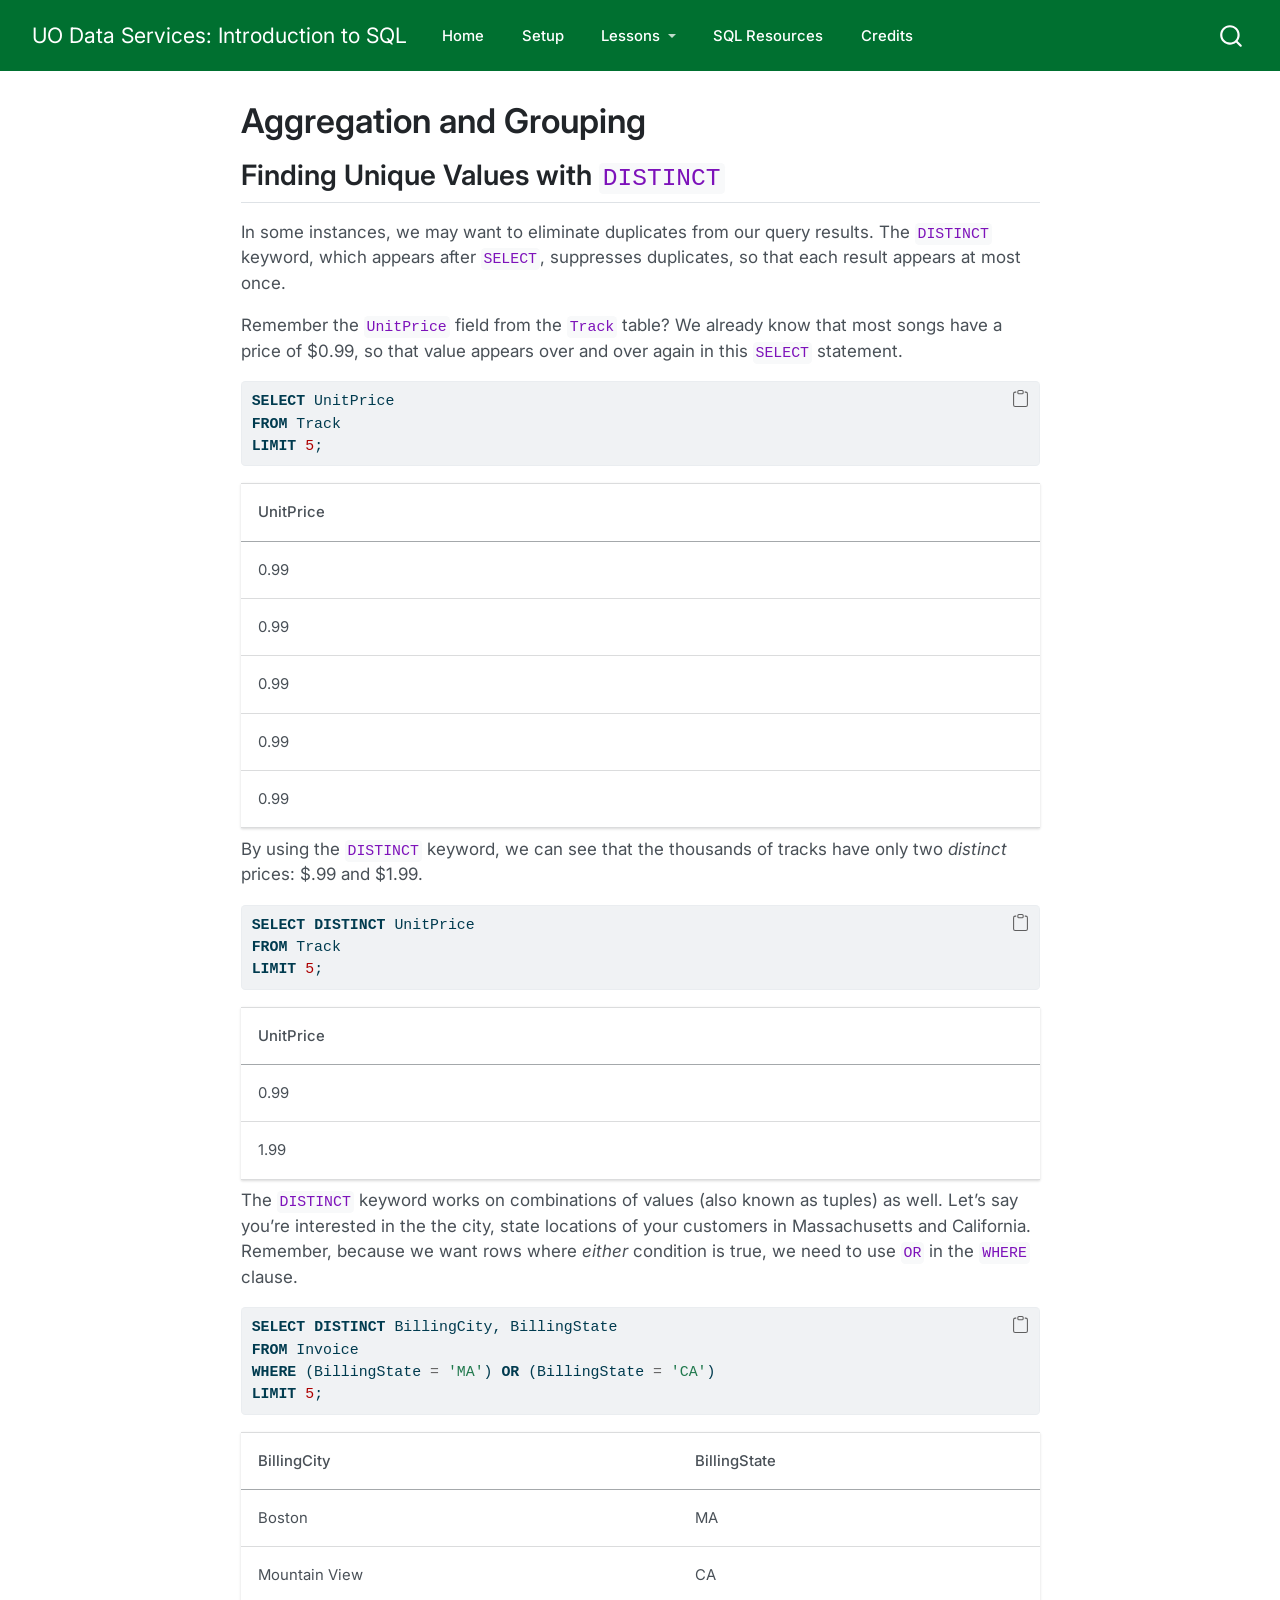
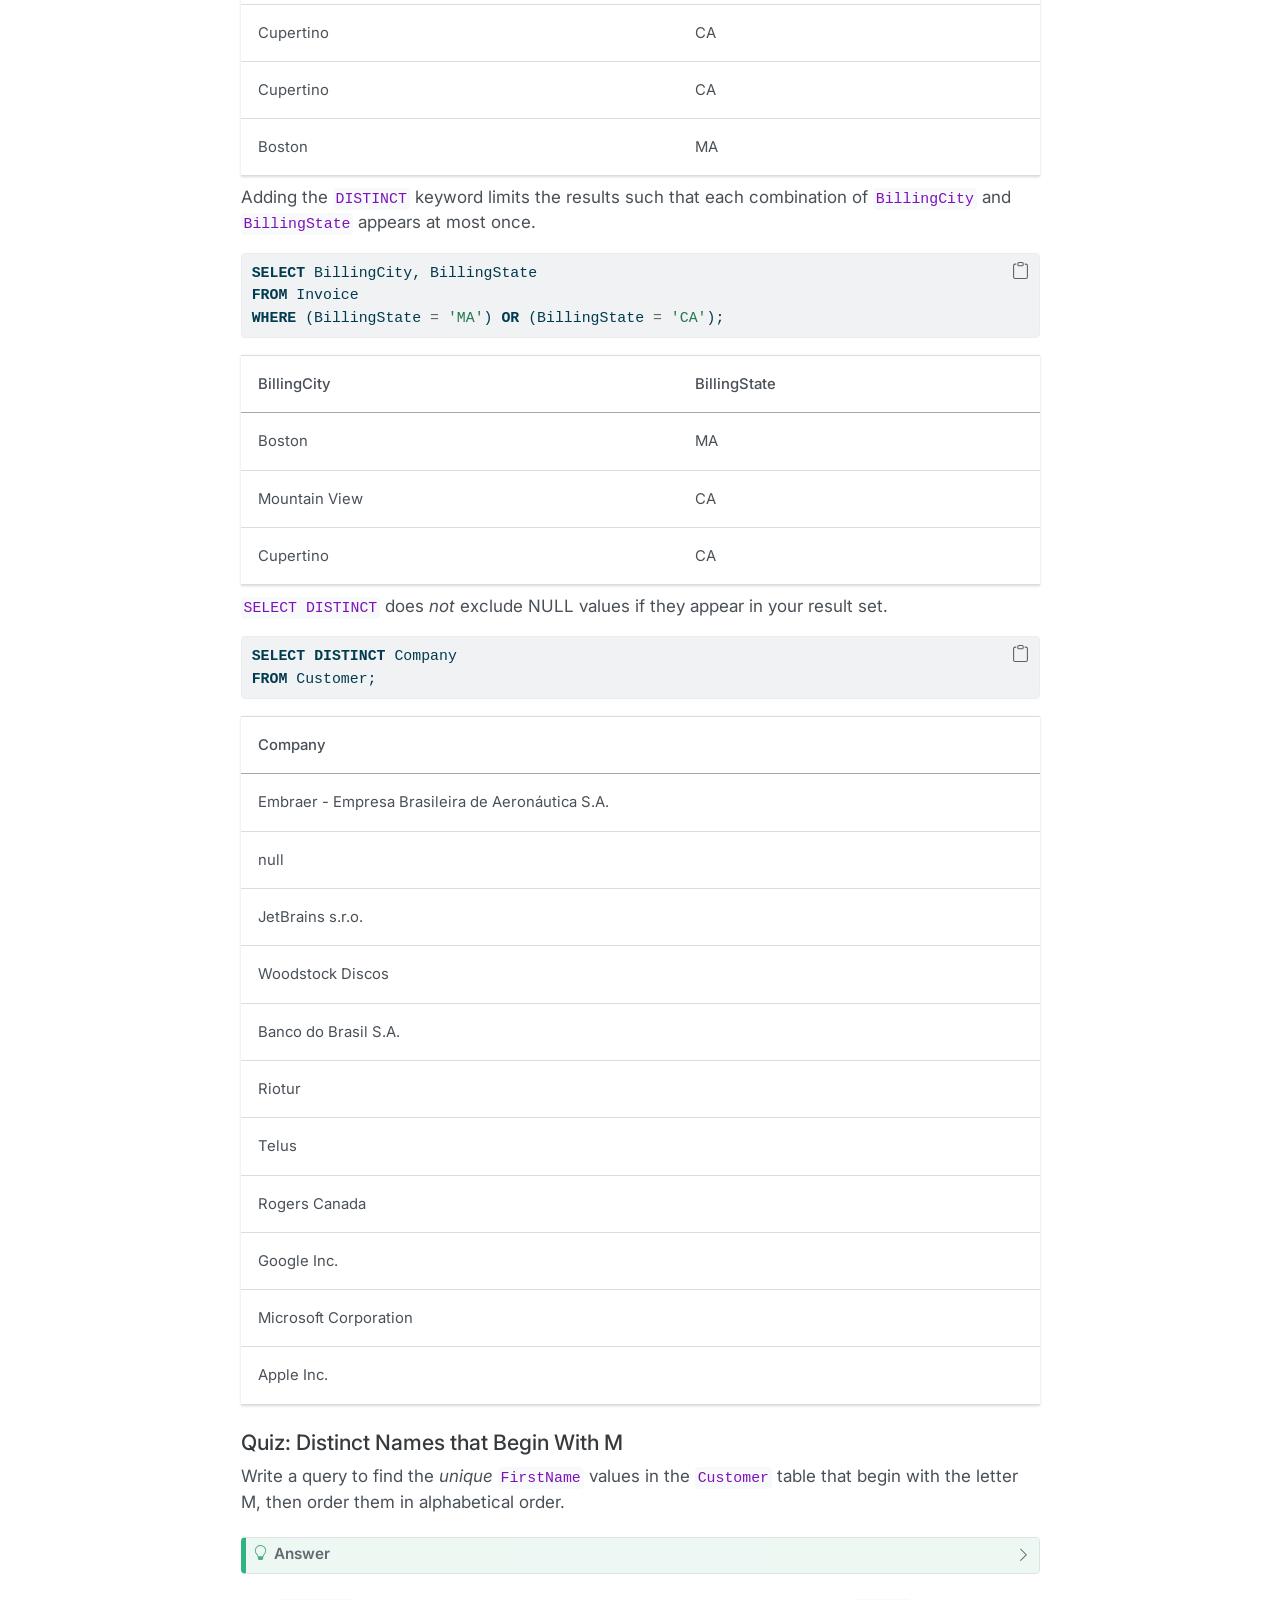
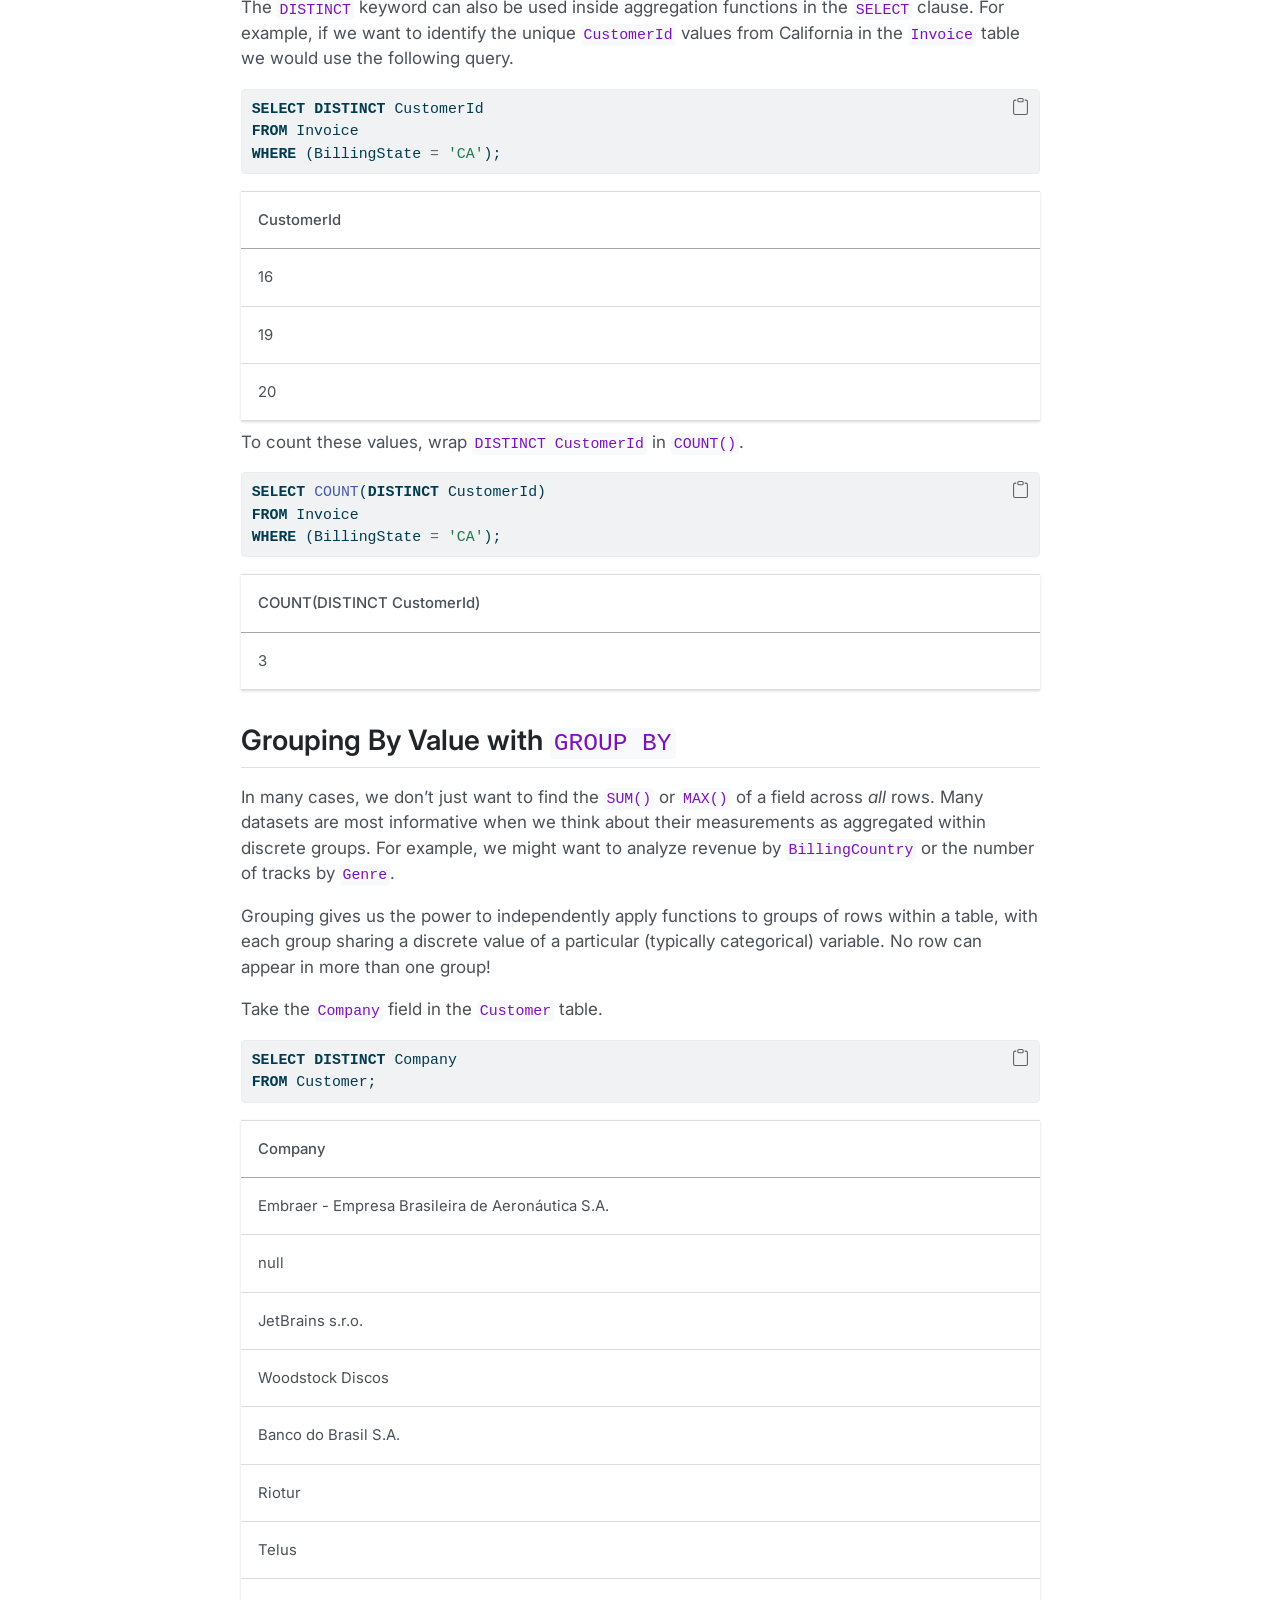
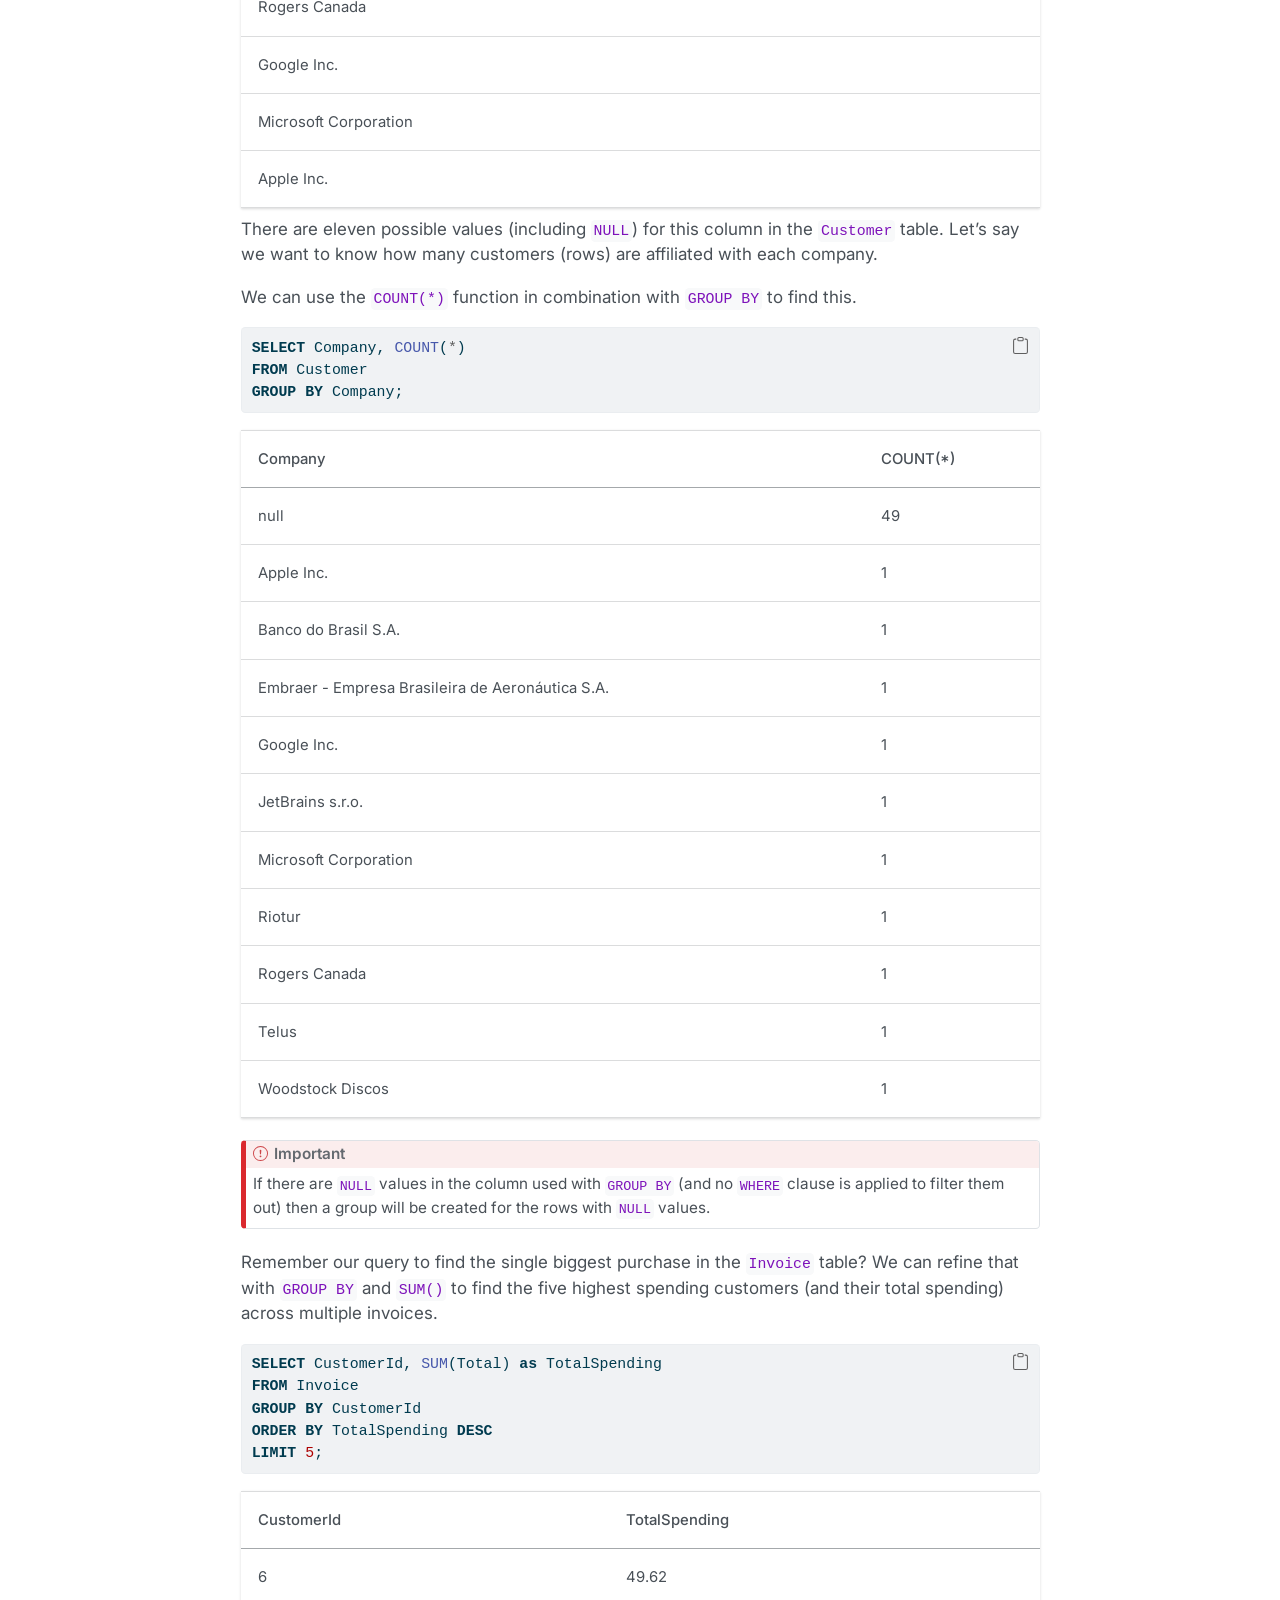
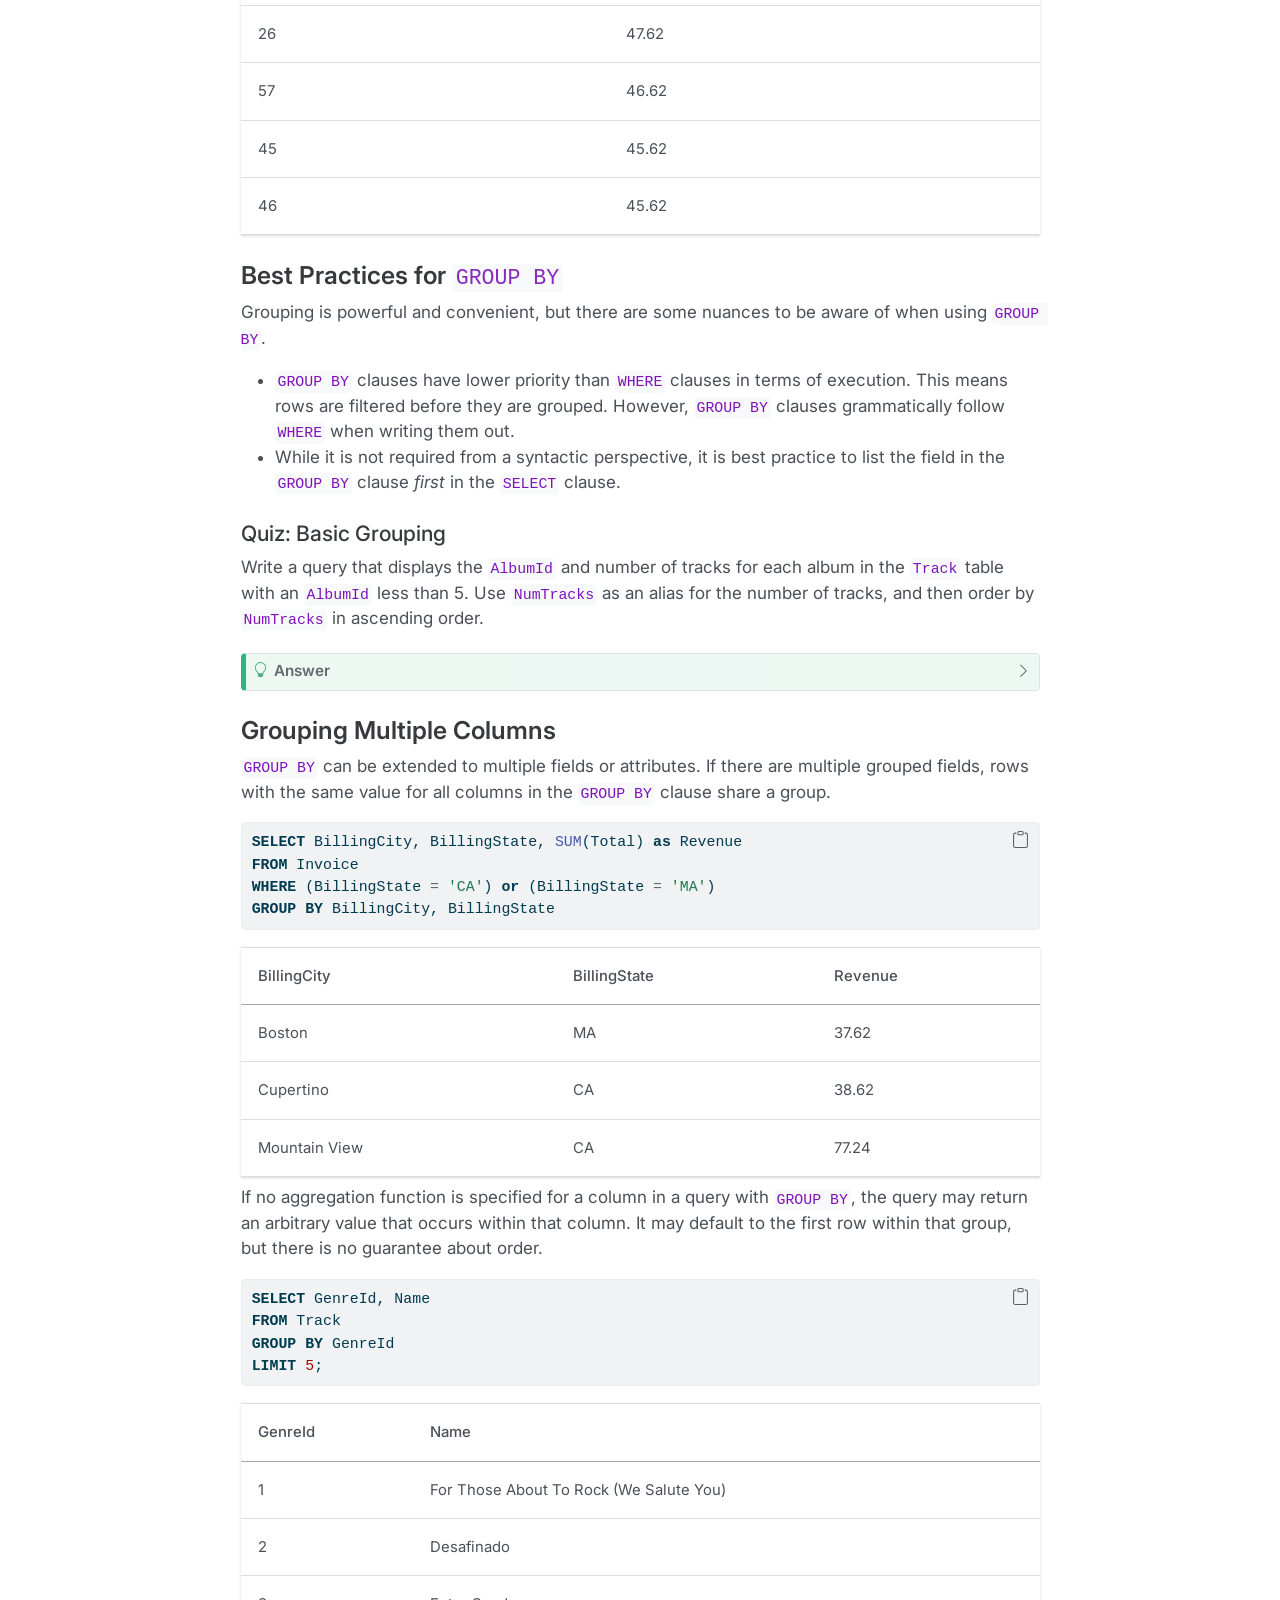
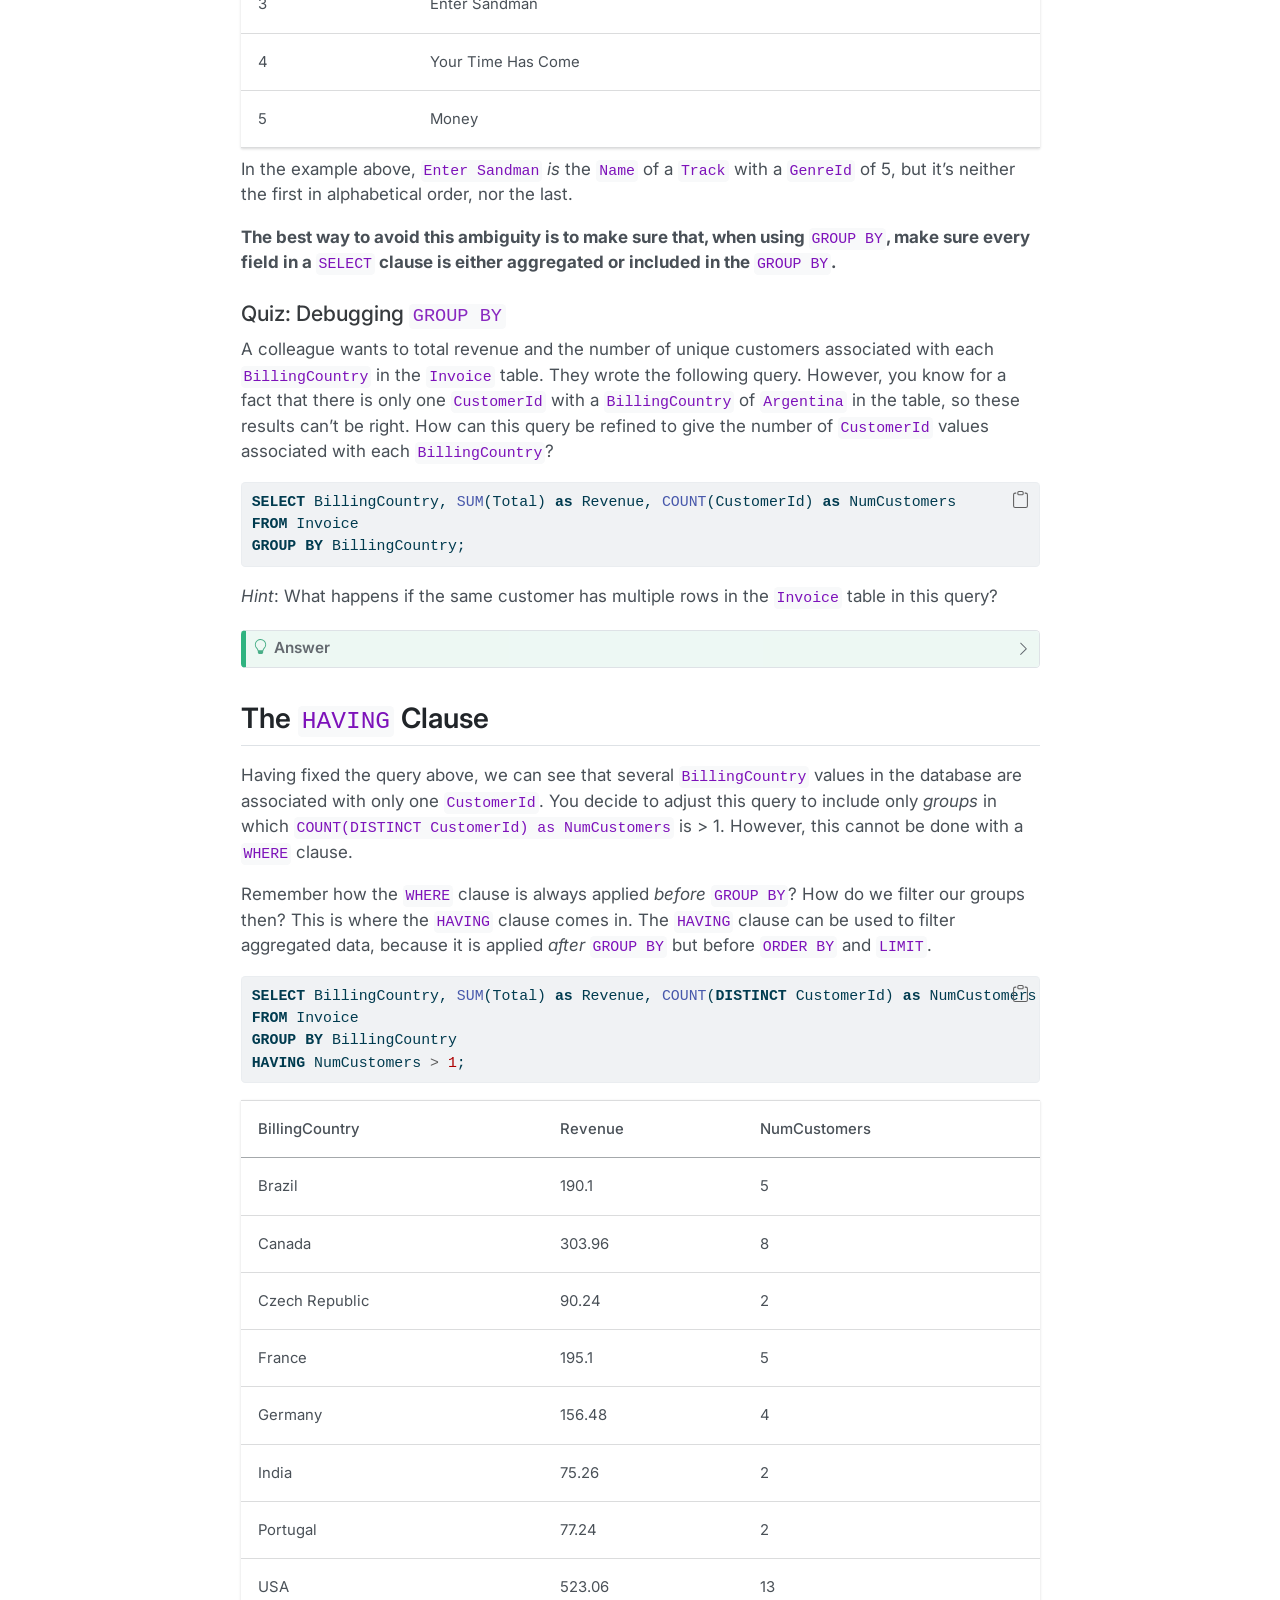
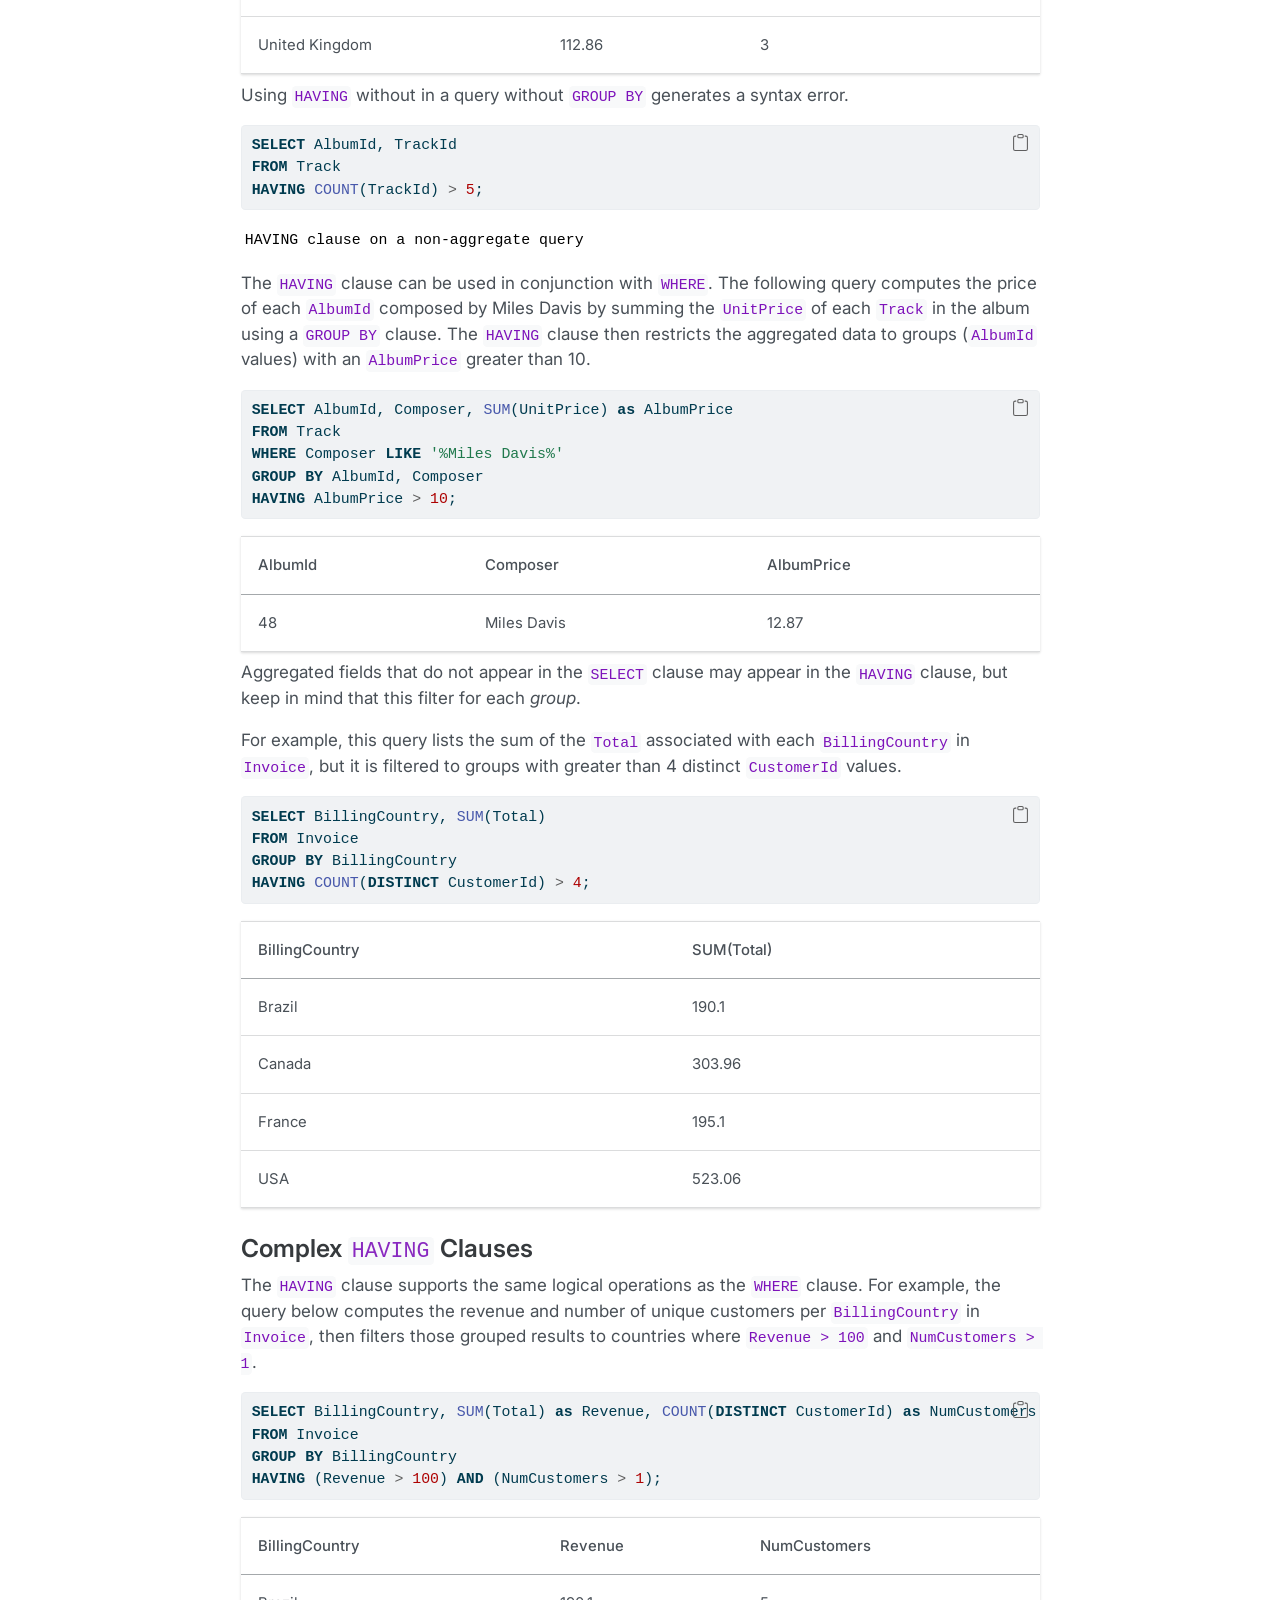
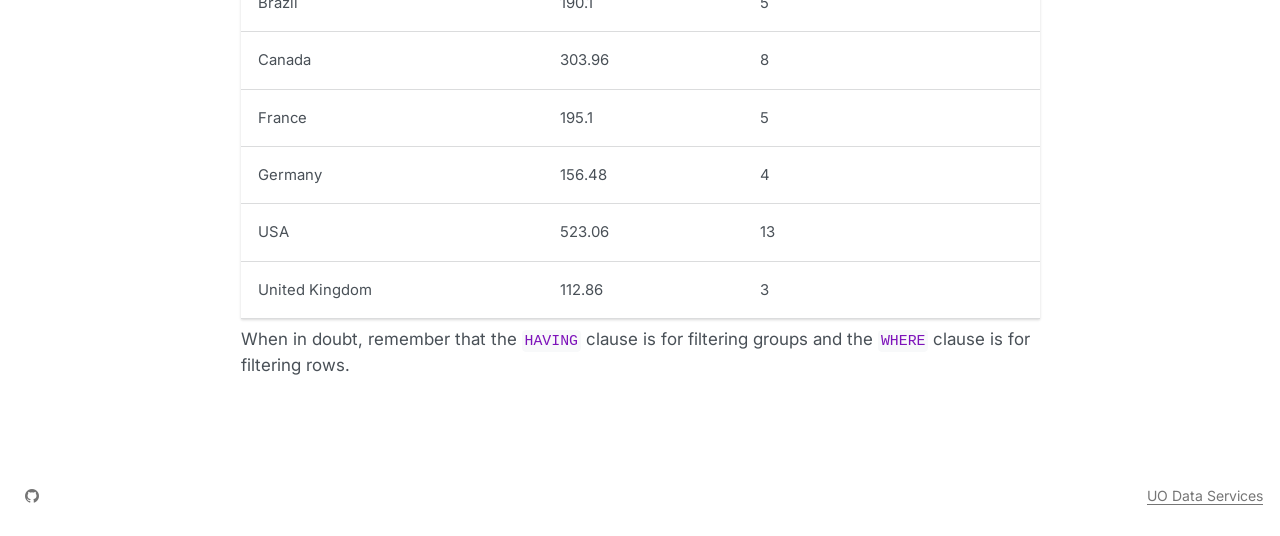
<file: lessons/lesson-4.html>
<!DOCTYPE html>
<html xmlns="http://www.w3.org/1999/xhtml" lang="en" xml:lang="en"><head>

<meta charset="utf-8">
<meta name="generator" content="quarto-1.8.17">

<meta name="viewport" content="width=device-width, initial-scale=1.0, user-scalable=yes">


<title>Aggregation and Grouping – UO Data Services: Introduction to SQL</title>
<style>
code{white-space: pre-wrap;}
span.smallcaps{font-variant: small-caps;}
div.columns{display: flex; gap: min(4vw, 1.5em);}
div.column{flex: auto; overflow-x: auto;}
div.hanging-indent{margin-left: 1.5em; text-indent: -1.5em;}
ul.task-list{list-style: none;}
ul.task-list li input[type="checkbox"] {
  width: 0.8em;
  margin: 0 0.8em 0.2em -1em; /* quarto-specific, see https://github.com/quarto-dev/quarto-cli/issues/4556 */ 
  vertical-align: middle;
}
/* CSS for syntax highlighting */
html { -webkit-text-size-adjust: 100%; }
pre > code.sourceCode { white-space: pre; position: relative; }
pre > code.sourceCode > span { display: inline-block; line-height: 1.25; }
pre > code.sourceCode > span:empty { height: 1.2em; }
.sourceCode { overflow: visible; }
code.sourceCode > span { color: inherit; text-decoration: inherit; }
div.sourceCode { margin: 1em 0; }
pre.sourceCode { margin: 0; }
@media screen {
div.sourceCode { overflow: auto; }
}
@media print {
pre > code.sourceCode { white-space: pre-wrap; }
pre > code.sourceCode > span { text-indent: -5em; padding-left: 5em; }
}
pre.numberSource code
  { counter-reset: source-line 0; }
pre.numberSource code > span
  { position: relative; left: -4em; counter-increment: source-line; }
pre.numberSource code > span > a:first-child::before
  { content: counter(source-line);
    position: relative; left: -1em; text-align: right; vertical-align: baseline;
    border: none; display: inline-block;
    -webkit-touch-callout: none; -webkit-user-select: none;
    -khtml-user-select: none; -moz-user-select: none;
    -ms-user-select: none; user-select: none;
    padding: 0 4px; width: 4em;
  }
pre.numberSource { margin-left: 3em;  padding-left: 4px; }
div.sourceCode
  {   }
@media screen {
pre > code.sourceCode > span > a:first-child::before { text-decoration: underline; }
}
</style>


<script src="../site_libs/quarto-nav/quarto-nav.js"></script>
<script src="../site_libs/quarto-nav/headroom.min.js"></script>
<script src="../site_libs/clipboard/clipboard.min.js"></script>
<script src="../site_libs/quarto-search/autocomplete.umd.js"></script>
<script src="../site_libs/quarto-search/fuse.min.js"></script>
<script src="../site_libs/quarto-search/quarto-search.js"></script>
<meta name="quarto:offset" content="../">
<script src="../site_libs/quarto-html/quarto.js" type="module"></script>
<script src="../site_libs/quarto-html/tabsets/tabsets.js" type="module"></script>
<script src="../site_libs/quarto-html/axe/axe-check.js" type="module"></script>
<script src="../site_libs/quarto-html/popper.min.js"></script>
<script src="../site_libs/quarto-html/tippy.umd.min.js"></script>
<script src="../site_libs/quarto-html/anchor.min.js"></script>
<link href="../site_libs/quarto-html/tippy.css" rel="stylesheet">
<link href="../site_libs/quarto-html/quarto-syntax-highlighting-c2d8198b7f72dec16de60f0cb3fab69f.css" rel="stylesheet" id="quarto-text-highlighting-styles">
<script src="../site_libs/bootstrap/bootstrap.min.js"></script>
<link href="../site_libs/bootstrap/bootstrap-icons.css" rel="stylesheet">
<link href="../site_libs/bootstrap/bootstrap-25d36f370f74572310f8908c5fb308fd.min.css" rel="stylesheet" append-hash="true" id="quarto-bootstrap" data-mode="light">
<script id="quarto-search-options" type="application/json">{
  "location": "navbar",
  "copy-button": false,
  "collapse-after": 3,
  "panel-placement": "end",
  "type": "overlay",
  "limit": 50,
  "keyboard-shortcut": [
    "f",
    "/",
    "s"
  ],
  "show-item-context": false,
  "language": {
    "search-no-results-text": "No results",
    "search-matching-documents-text": "matching documents",
    "search-copy-link-title": "Copy link to search",
    "search-hide-matches-text": "Hide additional matches",
    "search-more-match-text": "more match in this document",
    "search-more-matches-text": "more matches in this document",
    "search-clear-button-title": "Clear",
    "search-text-placeholder": "",
    "search-detached-cancel-button-title": "Cancel",
    "search-submit-button-title": "Submit",
    "search-label": "Search"
  }
}</script>


<link rel="stylesheet" href="../styles.css">
<link rel="stylesheet" href="../include/webex.css">
</head>

<body class="nav-fixed fullcontent quarto-light">

<div id="quarto-search-results"></div>
  <header id="quarto-header" class="headroom fixed-top">
    <nav class="navbar navbar-expand-lg " data-bs-theme="dark">
      <div class="navbar-container container-fluid">
      <div class="navbar-brand-container mx-auto">
    <a href="../index.html" class="navbar-brand navbar-brand-logo">
    </a>
    <a class="navbar-brand" href="../index.html">
    <span class="navbar-title">UO Data Services: Introduction to SQL</span>
    </a>
  </div>
            <div id="quarto-search" class="" title="Search"></div>
          <button class="navbar-toggler" type="button" data-bs-toggle="collapse" data-bs-target="#navbarCollapse" aria-controls="navbarCollapse" role="menu" aria-expanded="false" aria-label="Toggle navigation" onclick="if (window.quartoToggleHeadroom) { window.quartoToggleHeadroom(); }">
  <span class="navbar-toggler-icon"></span>
</button>
          <div class="collapse navbar-collapse" id="navbarCollapse">
            <ul class="navbar-nav navbar-nav-scroll me-auto">
  <li class="nav-item">
    <a class="nav-link" href="../index.html"> 
<span class="menu-text">Home</span></a>
  </li>  
  <li class="nav-item">
    <a class="nav-link" href="../setup.html"> 
<span class="menu-text">Setup</span></a>
  </li>  
  <li class="nav-item dropdown ">
    <a class="nav-link dropdown-toggle" href="#" id="nav-menu-lessons" role="link" data-bs-toggle="dropdown" aria-expanded="false">
 <span class="menu-text">Lessons</span>
    </a>
    <ul class="dropdown-menu" aria-labelledby="nav-menu-lessons">    
        <li>
    <a class="dropdown-item" href="../lessons/lesson-1.html">
 <span class="dropdown-text">Introduction</span></a>
  </li>  
        <li>
    <a class="dropdown-item" href="../lessons/lesson-2.html">
 <span class="dropdown-text">Selection Fundamentals</span></a>
  </li>  
        <li>
    <a class="dropdown-item" href="../lessons/lesson-3.html">
 <span class="dropdown-text">Intermediate Selection</span></a>
  </li>  
        <li>
    <a class="dropdown-item" href="../lessons/lesson-4.html">
 <span class="dropdown-text">Aggregation and Grouping</span></a>
  </li>  
        <li>
    <a class="dropdown-item" href="../lessons/lesson-5.html">
 <span class="dropdown-text">Database Structure and Joining Tables</span></a>
  </li>  
        <li>
    <a class="dropdown-item" href="../lessons/lesson-6.html">
 <span class="dropdown-text">Using Joins</span></a>
  </li>  
    </ul>
  </li>
  <li class="nav-item">
    <a class="nav-link" href="../resources.html"> 
<span class="menu-text">SQL Resources</span></a>
  </li>  
  <li class="nav-item">
    <a class="nav-link" href="../credits.html"> 
<span class="menu-text">Credits</span></a>
  </li>  
</ul>
          </div> <!-- /navcollapse -->
            <div class="quarto-navbar-tools">
</div>
      </div> <!-- /container-fluid -->
    </nav>
</header>
<!-- content -->
<div id="quarto-content" class="quarto-container page-columns page-rows-contents page-layout-article page-navbar">
<!-- sidebar -->
<!-- margin-sidebar -->
    
<!-- main -->
<main class="content" id="quarto-document-content">

<header id="title-block-header" class="quarto-title-block default">
<div class="quarto-title">
<h1 class="title">Aggregation and Grouping</h1>
</div>



<div class="quarto-title-meta">

    
  
    
  </div>
  


</header>


<section id="finding-unique-values-with-distinct" class="level2">
<h2 class="anchored" data-anchor-id="finding-unique-values-with-distinct">Finding Unique Values with <code>DISTINCT</code></h2>
<p>In some instances, we may want to eliminate duplicates from our query results. The <code>DISTINCT</code> keyword, which appears after <code>SELECT</code>, suppresses duplicates, so that each result appears at most once.</p>
<p>Remember the <code>UnitPrice</code> field from the <code>Track</code> table? We already know that most songs have a price of $0.99, so that value appears over and over again in this <code>SELECT</code> statement.</p>
<div class="code-copy-outer-scaffold"><div class="sourceCode" id="cb1"><pre class="sourceCode sql code-with-copy"><code class="sourceCode sql"><span id="cb1-1"><a href="#cb1-1" aria-hidden="true" tabindex="-1"></a><span class="kw">SELECT</span> UnitPrice</span>
<span id="cb1-2"><a href="#cb1-2" aria-hidden="true" tabindex="-1"></a><span class="kw">FROM</span> Track</span>
<span id="cb1-3"><a href="#cb1-3" aria-hidden="true" tabindex="-1"></a><span class="kw">LIMIT</span> <span class="dv">5</span>;</span></code></pre></div><button title="Copy to Clipboard" class="code-copy-button"><i class="bi"></i></button></div>
<table class="caption-top table">
<thead>
<tr class="header">
<th>UnitPrice</th>
</tr>
</thead>
<tbody>
<tr class="odd">
<td>0.99</td>
</tr>
<tr class="even">
<td>0.99</td>
</tr>
<tr class="odd">
<td>0.99</td>
</tr>
<tr class="even">
<td>0.99</td>
</tr>
<tr class="odd">
<td>0.99</td>
</tr>
</tbody>
</table>
<p>By using the <code>DISTINCT</code> keyword, we can see that the thousands of tracks have only two <em>distinct</em> prices: $.99 and $1.99.</p>
<div class="code-copy-outer-scaffold"><div class="sourceCode" id="cb2"><pre class="sourceCode sql code-with-copy"><code class="sourceCode sql"><span id="cb2-1"><a href="#cb2-1" aria-hidden="true" tabindex="-1"></a><span class="kw">SELECT</span> <span class="kw">DISTINCT</span> UnitPrice</span>
<span id="cb2-2"><a href="#cb2-2" aria-hidden="true" tabindex="-1"></a><span class="kw">FROM</span> Track</span>
<span id="cb2-3"><a href="#cb2-3" aria-hidden="true" tabindex="-1"></a><span class="kw">LIMIT</span> <span class="dv">5</span>;</span></code></pre></div><button title="Copy to Clipboard" class="code-copy-button"><i class="bi"></i></button></div>
<table class="caption-top table">
<thead>
<tr class="header">
<th>UnitPrice</th>
</tr>
</thead>
<tbody>
<tr class="odd">
<td>0.99</td>
</tr>
<tr class="even">
<td>1.99</td>
</tr>
</tbody>
</table>
<p>The <code>DISTINCT</code> keyword works on combinations of values (also known as tuples) as well. Let’s say you’re interested in the the city, state locations of your customers in Massachusetts and California. Remember, because we want rows where <em>either</em> condition is true, we need to use <code>OR</code> in the <code>WHERE</code> clause.</p>
<div class="code-copy-outer-scaffold"><div class="sourceCode" id="cb3"><pre class="sourceCode sql code-with-copy"><code class="sourceCode sql"><span id="cb3-1"><a href="#cb3-1" aria-hidden="true" tabindex="-1"></a><span class="kw">SELECT</span> <span class="kw">DISTINCT</span> BillingCity, BillingState</span>
<span id="cb3-2"><a href="#cb3-2" aria-hidden="true" tabindex="-1"></a><span class="kw">FROM</span> Invoice</span>
<span id="cb3-3"><a href="#cb3-3" aria-hidden="true" tabindex="-1"></a><span class="kw">WHERE</span> (BillingState <span class="op">=</span> <span class="st">'MA'</span>) <span class="kw">OR</span> (BillingState <span class="op">=</span> <span class="st">'CA'</span>)</span>
<span id="cb3-4"><a href="#cb3-4" aria-hidden="true" tabindex="-1"></a><span class="kw">LIMIT</span> <span class="dv">5</span>;</span></code></pre></div><button title="Copy to Clipboard" class="code-copy-button"><i class="bi"></i></button></div>
<table class="caption-top table">
<thead>
<tr class="header">
<th>BillingCity</th>
<th>BillingState</th>
</tr>
</thead>
<tbody>
<tr class="odd">
<td>Boston</td>
<td>MA</td>
</tr>
<tr class="even">
<td>Mountain View</td>
<td>CA</td>
</tr>
<tr class="odd">
<td>Cupertino</td>
<td>CA</td>
</tr>
<tr class="even">
<td>Cupertino</td>
<td>CA</td>
</tr>
<tr class="odd">
<td>Boston</td>
<td>MA</td>
</tr>
</tbody>
</table>
<p>Adding the <code>DISTINCT</code> keyword limits the results such that each combination of <code>BillingCity</code> and <code>BillingState</code> appears at most once.</p>
<div class="code-copy-outer-scaffold"><div class="sourceCode" id="cb4"><pre class="sourceCode sql code-with-copy"><code class="sourceCode sql"><span id="cb4-1"><a href="#cb4-1" aria-hidden="true" tabindex="-1"></a><span class="kw">SELECT</span> BillingCity, BillingState</span>
<span id="cb4-2"><a href="#cb4-2" aria-hidden="true" tabindex="-1"></a><span class="kw">FROM</span> Invoice</span>
<span id="cb4-3"><a href="#cb4-3" aria-hidden="true" tabindex="-1"></a><span class="kw">WHERE</span> (BillingState <span class="op">=</span> <span class="st">'MA'</span>) <span class="kw">OR</span> (BillingState <span class="op">=</span> <span class="st">'CA'</span>);</span></code></pre></div><button title="Copy to Clipboard" class="code-copy-button"><i class="bi"></i></button></div>
<table class="caption-top table">
<thead>
<tr class="header">
<th>BillingCity</th>
<th>BillingState</th>
</tr>
</thead>
<tbody>
<tr class="odd">
<td>Boston</td>
<td>MA</td>
</tr>
<tr class="even">
<td>Mountain View</td>
<td>CA</td>
</tr>
<tr class="odd">
<td>Cupertino</td>
<td>CA</td>
</tr>
</tbody>
</table>
<p><code>SELECT DISTINCT</code> does <em>not</em> exclude NULL values if they appear in your result set.</p>
<div class="code-copy-outer-scaffold"><div class="sourceCode" id="cb5"><pre class="sourceCode sql code-with-copy"><code class="sourceCode sql"><span id="cb5-1"><a href="#cb5-1" aria-hidden="true" tabindex="-1"></a><span class="kw">SELECT</span> <span class="kw">DISTINCT</span> Company</span>
<span id="cb5-2"><a href="#cb5-2" aria-hidden="true" tabindex="-1"></a><span class="kw">FROM</span> Customer;</span></code></pre></div><button title="Copy to Clipboard" class="code-copy-button"><i class="bi"></i></button></div>
<table class="caption-top table">
<thead>
<tr class="header">
<th>Company</th>
</tr>
</thead>
<tbody>
<tr class="odd">
<td>Embraer - Empresa Brasileira de Aeronáutica S.A.</td>
</tr>
<tr class="even">
<td>null</td>
</tr>
<tr class="odd">
<td>JetBrains s.r.o.</td>
</tr>
<tr class="even">
<td>Woodstock Discos</td>
</tr>
<tr class="odd">
<td>Banco do Brasil S.A.</td>
</tr>
<tr class="even">
<td>Riotur</td>
</tr>
<tr class="odd">
<td>Telus</td>
</tr>
<tr class="even">
<td>Rogers Canada</td>
</tr>
<tr class="odd">
<td>Google Inc.</td>
</tr>
<tr class="even">
<td>Microsoft Corporation</td>
</tr>
<tr class="odd">
<td>Apple Inc.</td>
</tr>
</tbody>
</table>
<section id="quiz-distinct-names-that-begin-with-m" class="level4">
<h4 class="anchored" data-anchor-id="quiz-distinct-names-that-begin-with-m">Quiz: Distinct Names that Begin With M</h4>
<p>Write a query to find the <em>unique</em> <code>FirstName</code> values in the <code>Customer</code> table that begin with the letter M, then order them in alphabetical order.</p>
<div class="callout callout-style-default callout-tip callout-titled">
<div class="callout-header d-flex align-content-center collapsed" data-bs-toggle="collapse" data-bs-target=".callout-1-contents" aria-controls="callout-1" aria-expanded="false" aria-label="Toggle callout">
<div class="callout-icon-container">
<i class="callout-icon"></i>
</div>
<div class="callout-title-container flex-fill">
<span class="screen-reader-only">Tip</span>Answer
</div>
<div class="callout-btn-toggle d-inline-block border-0 py-1 ps-1 pe-0 float-end"><i class="callout-toggle"></i></div>
</div>
<div id="callout-1" class="callout-1-contents callout-collapse collapse">
<div class="callout-body-container callout-body">
<p>To write this query, you will need to use a wildcard in the <code>WHERE</code> clause to filter to first names that begin with M and <code>DISTINCT</code> to filter out names that appear more than once.</p>
<div class="code-copy-outer-scaffold"><div class="sourceCode" id="cb6"><pre class="sourceCode sql code-with-copy"><code class="sourceCode sql"><span id="cb6-1"><a href="#cb6-1" aria-hidden="true" tabindex="-1"></a><span class="kw">SELECT</span> <span class="kw">DISTINCT</span> FirstName</span>
<span id="cb6-2"><a href="#cb6-2" aria-hidden="true" tabindex="-1"></a><span class="kw">FROM</span> Customer</span>
<span id="cb6-3"><a href="#cb6-3" aria-hidden="true" tabindex="-1"></a><span class="kw">WHERE</span> FirstName <span class="kw">LIKE</span> <span class="st">'M%'</span></span>
<span id="cb6-4"><a href="#cb6-4" aria-hidden="true" tabindex="-1"></a><span class="kw">ORDER</span> <span class="kw">BY</span> FirstName;</span></code></pre></div><button title="Copy to Clipboard" class="code-copy-button"><i class="bi"></i></button></div>
<table class="caption-top table">
<thead>
<tr class="header">
<th>FirstName</th>
</tr>
</thead>
<tbody>
<tr class="odd">
<td>Mark</td>
</tr>
<tr class="even">
<td>Michelle</td>
</tr>
<tr class="odd">
<td>Martha</td>
</tr>
<tr class="even">
<td>Madalena</td>
</tr>
<tr class="odd">
<td>Marc</td>
</tr>
<tr class="even">
<td>Manoj</td>
</tr>
</tbody>
</table>
</div>
</div>
</div>
<p>The <code>DISTINCT</code> keyword can also be used inside aggregation functions in the <code>SELECT</code> clause. For example, if we want to identify the unique <code>CustomerId</code> values from California in the <code>Invoice</code> table we would use the following query.</p>
<div class="code-copy-outer-scaffold"><div class="sourceCode" id="cb7"><pre class="sourceCode sql code-with-copy"><code class="sourceCode sql"><span id="cb7-1"><a href="#cb7-1" aria-hidden="true" tabindex="-1"></a><span class="kw">SELECT</span> <span class="kw">DISTINCT</span> CustomerId </span>
<span id="cb7-2"><a href="#cb7-2" aria-hidden="true" tabindex="-1"></a><span class="kw">FROM</span> Invoice</span>
<span id="cb7-3"><a href="#cb7-3" aria-hidden="true" tabindex="-1"></a><span class="kw">WHERE</span> (BillingState <span class="op">=</span> <span class="st">'CA'</span>);</span></code></pre></div><button title="Copy to Clipboard" class="code-copy-button"><i class="bi"></i></button></div>
<table class="caption-top table">
<thead>
<tr class="header">
<th>CustomerId</th>
</tr>
</thead>
<tbody>
<tr class="odd">
<td>16</td>
</tr>
<tr class="even">
<td>19</td>
</tr>
<tr class="odd">
<td>20</td>
</tr>
</tbody>
</table>
<p>To count these values, wrap <code>DISTINCT CustomerId</code> in <code>COUNT()</code>.</p>
<div class="code-copy-outer-scaffold"><div class="sourceCode" id="cb8"><pre class="sourceCode sql code-with-copy"><code class="sourceCode sql"><span id="cb8-1"><a href="#cb8-1" aria-hidden="true" tabindex="-1"></a><span class="kw">SELECT</span> <span class="fu">COUNT</span>(<span class="kw">DISTINCT</span> CustomerId)</span>
<span id="cb8-2"><a href="#cb8-2" aria-hidden="true" tabindex="-1"></a><span class="kw">FROM</span> Invoice</span>
<span id="cb8-3"><a href="#cb8-3" aria-hidden="true" tabindex="-1"></a><span class="kw">WHERE</span> (BillingState <span class="op">=</span> <span class="st">'CA'</span>);</span></code></pre></div><button title="Copy to Clipboard" class="code-copy-button"><i class="bi"></i></button></div>
<table class="caption-top table">
<thead>
<tr class="header">
<th>COUNT(DISTINCT CustomerId)</th>
</tr>
</thead>
<tbody>
<tr class="odd">
<td>3</td>
</tr>
</tbody>
</table>
</section>
</section>
<section id="grouping-by-value-with-group-by" class="level2">
<h2 class="anchored" data-anchor-id="grouping-by-value-with-group-by">Grouping By Value with <code>GROUP BY</code></h2>
<p>In many cases, we don’t just want to find the <code>SUM()</code> or <code>MAX()</code> of a field across <em>all</em> rows. Many datasets are most informative when we think about their measurements as aggregated within discrete groups. For example, we might want to analyze revenue by <code>BillingCountry</code> or the number of tracks by <code>Genre</code>.</p>
<p>Grouping gives us the power to independently apply functions to groups of rows within a table, with each group sharing a discrete value of a particular (typically categorical) variable. No row can appear in more than one group!</p>
<p>Take the <code>Company</code> field in the <code>Customer</code> table.</p>
<div class="code-copy-outer-scaffold"><div class="sourceCode" id="cb9"><pre class="sourceCode sql code-with-copy"><code class="sourceCode sql"><span id="cb9-1"><a href="#cb9-1" aria-hidden="true" tabindex="-1"></a><span class="kw">SELECT</span> <span class="kw">DISTINCT</span> Company</span>
<span id="cb9-2"><a href="#cb9-2" aria-hidden="true" tabindex="-1"></a><span class="kw">FROM</span> Customer;</span></code></pre></div><button title="Copy to Clipboard" class="code-copy-button"><i class="bi"></i></button></div>
<table class="caption-top table">
<thead>
<tr class="header">
<th>Company</th>
</tr>
</thead>
<tbody>
<tr class="odd">
<td>Embraer - Empresa Brasileira de Aeronáutica S.A.</td>
</tr>
<tr class="even">
<td>null</td>
</tr>
<tr class="odd">
<td>JetBrains s.r.o.</td>
</tr>
<tr class="even">
<td>Woodstock Discos</td>
</tr>
<tr class="odd">
<td>Banco do Brasil S.A.</td>
</tr>
<tr class="even">
<td>Riotur</td>
</tr>
<tr class="odd">
<td>Telus</td>
</tr>
<tr class="even">
<td>Rogers Canada</td>
</tr>
<tr class="odd">
<td>Google Inc.</td>
</tr>
<tr class="even">
<td>Microsoft Corporation</td>
</tr>
<tr class="odd">
<td>Apple Inc.</td>
</tr>
</tbody>
</table>
<p>There are eleven possible values (including <code>NULL</code>) for this column in the <code>Customer</code> table. Let’s say we want to know how many customers (rows) are affiliated with each company.</p>
<p>We can use the <code>COUNT(*)</code> function in combination with <code>GROUP BY</code> to find this.</p>
<div class="code-copy-outer-scaffold"><div class="sourceCode" id="cb10"><pre class="sourceCode sql code-with-copy"><code class="sourceCode sql"><span id="cb10-1"><a href="#cb10-1" aria-hidden="true" tabindex="-1"></a><span class="kw">SELECT</span> Company, <span class="fu">COUNT</span>(<span class="op">*</span>)</span>
<span id="cb10-2"><a href="#cb10-2" aria-hidden="true" tabindex="-1"></a><span class="kw">FROM</span> Customer </span>
<span id="cb10-3"><a href="#cb10-3" aria-hidden="true" tabindex="-1"></a><span class="kw">GROUP</span> <span class="kw">BY</span> Company;</span></code></pre></div><button title="Copy to Clipboard" class="code-copy-button"><i class="bi"></i></button></div>
<table class="caption-top table">
<thead>
<tr class="header">
<th>Company</th>
<th>COUNT(*)</th>
</tr>
</thead>
<tbody>
<tr class="odd">
<td>null</td>
<td>49</td>
</tr>
<tr class="even">
<td>Apple Inc.</td>
<td>1</td>
</tr>
<tr class="odd">
<td>Banco do Brasil S.A.</td>
<td>1</td>
</tr>
<tr class="even">
<td>Embraer - Empresa Brasileira de Aeronáutica S.A.</td>
<td>1</td>
</tr>
<tr class="odd">
<td>Google Inc.</td>
<td>1</td>
</tr>
<tr class="even">
<td>JetBrains s.r.o.</td>
<td>1</td>
</tr>
<tr class="odd">
<td>Microsoft Corporation</td>
<td>1</td>
</tr>
<tr class="even">
<td>Riotur</td>
<td>1</td>
</tr>
<tr class="odd">
<td>Rogers Canada</td>
<td>1</td>
</tr>
<tr class="even">
<td>Telus</td>
<td>1</td>
</tr>
<tr class="odd">
<td>Woodstock Discos</td>
<td>1</td>
</tr>
</tbody>
</table>
<div class="callout callout-style-default callout-important callout-titled">
<div class="callout-header d-flex align-content-center">
<div class="callout-icon-container">
<i class="callout-icon"></i>
</div>
<div class="callout-title-container flex-fill">
Important
</div>
</div>
<div class="callout-body-container callout-body">
<p>If there are <code>NULL</code> values in the column used with <code>GROUP BY</code> (and no <code>WHERE</code> clause is applied to filter them out) then a group will be created for the rows with <code>NULL</code> values.</p>
</div>
</div>
<p>Remember our query to find the single biggest purchase in the <code>Invoice</code> table? We can refine that with <code>GROUP BY</code> and <code>SUM()</code> to find the five highest spending customers (and their total spending) across multiple invoices.</p>
<div class="code-copy-outer-scaffold"><div class="sourceCode" id="cb11"><pre class="sourceCode sql code-with-copy"><code class="sourceCode sql"><span id="cb11-1"><a href="#cb11-1" aria-hidden="true" tabindex="-1"></a><span class="kw">SELECT</span> CustomerId, <span class="fu">SUM</span>(Total) <span class="kw">as</span> TotalSpending</span>
<span id="cb11-2"><a href="#cb11-2" aria-hidden="true" tabindex="-1"></a><span class="kw">FROM</span> Invoice </span>
<span id="cb11-3"><a href="#cb11-3" aria-hidden="true" tabindex="-1"></a><span class="kw">GROUP</span> <span class="kw">BY</span> CustomerId</span>
<span id="cb11-4"><a href="#cb11-4" aria-hidden="true" tabindex="-1"></a><span class="kw">ORDER</span> <span class="kw">BY</span> TotalSpending <span class="kw">DESC</span></span>
<span id="cb11-5"><a href="#cb11-5" aria-hidden="true" tabindex="-1"></a><span class="kw">LIMIT</span> <span class="dv">5</span>;</span></code></pre></div><button title="Copy to Clipboard" class="code-copy-button"><i class="bi"></i></button></div>
<table class="caption-top table">
<thead>
<tr class="header">
<th>CustomerId</th>
<th>TotalSpending</th>
</tr>
</thead>
<tbody>
<tr class="odd">
<td>6</td>
<td>49.62</td>
</tr>
<tr class="even">
<td>26</td>
<td>47.62</td>
</tr>
<tr class="odd">
<td>57</td>
<td>46.62</td>
</tr>
<tr class="even">
<td>45</td>
<td>45.62</td>
</tr>
<tr class="odd">
<td>46</td>
<td>45.62</td>
</tr>
</tbody>
</table>
<section id="best-practices-for-group-by" class="level3">
<h3 class="anchored" data-anchor-id="best-practices-for-group-by">Best Practices for <code>GROUP BY</code></h3>
<p>Grouping is powerful and convenient, but there are some nuances to be aware of when using <code>GROUP BY</code>.</p>
<ul>
<li><code>GROUP BY</code> clauses have lower priority than <code>WHERE</code> clauses in terms of execution. This means rows are filtered before they are grouped. However, <code>GROUP BY</code> clauses grammatically follow <code>WHERE</code> when writing them out.</li>
<li>While it is not required from a syntactic perspective, it is best practice to list the field in the <code>GROUP BY</code> clause <em>first</em> in the <code>SELECT</code> clause.</li>
</ul>
<section id="quiz-basic-grouping" class="level4">
<h4 class="anchored" data-anchor-id="quiz-basic-grouping">Quiz: Basic Grouping</h4>
<p>Write a query that displays the <code>AlbumId</code> and number of tracks for each album in the <code>Track</code> table with an <code>AlbumId</code> less than 5. Use <code>NumTracks</code> as an alias for the number of tracks, and then order by <code>NumTracks</code> in ascending order.</p>
<div class="callout callout-style-default callout-tip callout-titled">
<div class="callout-header d-flex align-content-center collapsed" data-bs-toggle="collapse" data-bs-target=".callout-3-contents" aria-controls="callout-3" aria-expanded="false" aria-label="Toggle callout">
<div class="callout-icon-container">
<i class="callout-icon"></i>
</div>
<div class="callout-title-container flex-fill">
<span class="screen-reader-only">Tip</span>Answer
</div>
<div class="callout-btn-toggle d-inline-block border-0 py-1 ps-1 pe-0 float-end"><i class="callout-toggle"></i></div>
</div>
<div id="callout-3" class="callout-3-contents callout-collapse collapse">
<div class="callout-body-container callout-body">
<p>The key to this query is to use <code>COUNT(*)</code> in conjunction with <code>GROUP BY</code> to count the number of tracks (rows) per album.</p>
<div class="code-copy-outer-scaffold"><div class="sourceCode" id="cb12"><pre class="sourceCode sql code-with-copy"><code class="sourceCode sql"><span id="cb12-1"><a href="#cb12-1" aria-hidden="true" tabindex="-1"></a><span class="kw">SELECT</span> AlbumId, <span class="fu">COUNT</span>(<span class="op">*</span>) <span class="kw">as</span> NumTracks</span>
<span id="cb12-2"><a href="#cb12-2" aria-hidden="true" tabindex="-1"></a><span class="kw">FROM</span> Track </span>
<span id="cb12-3"><a href="#cb12-3" aria-hidden="true" tabindex="-1"></a><span class="kw">WHERE</span> AlbumId <span class="op">&lt;</span> <span class="dv">5</span></span>
<span id="cb12-4"><a href="#cb12-4" aria-hidden="true" tabindex="-1"></a><span class="kw">GROUP</span> <span class="kw">BY</span> AlbumId</span>
<span id="cb12-5"><a href="#cb12-5" aria-hidden="true" tabindex="-1"></a><span class="kw">ORDER</span> <span class="kw">BY</span> NumTracks; </span></code></pre></div><button title="Copy to Clipboard" class="code-copy-button"><i class="bi"></i></button></div>
<table class="caption-top table">
<thead>
<tr class="header">
<th>AlbumId</th>
<th>NumTracks</th>
</tr>
</thead>
<tbody>
<tr class="odd">
<td>2</td>
<td>1</td>
</tr>
<tr class="even">
<td>3</td>
<td>3</td>
</tr>
<tr class="odd">
<td>4</td>
<td>8</td>
</tr>
<tr class="even">
<td>1</td>
<td>10</td>
</tr>
</tbody>
</table>
</div>
</div>
</div>
</section>
</section>
<section id="grouping-multiple-columns" class="level3">
<h3 class="anchored" data-anchor-id="grouping-multiple-columns">Grouping Multiple Columns</h3>
<p><code>GROUP BY</code> can be extended to multiple fields or attributes. If there are multiple grouped fields, rows with the same value for all columns in the <code>GROUP BY</code> clause share a group.</p>
<div class="code-copy-outer-scaffold"><div class="sourceCode" id="cb13"><pre class="sourceCode sql code-with-copy"><code class="sourceCode sql"><span id="cb13-1"><a href="#cb13-1" aria-hidden="true" tabindex="-1"></a><span class="kw">SELECT</span> BillingCity, BillingState, <span class="fu">SUM</span>(Total) <span class="kw">as</span> Revenue</span>
<span id="cb13-2"><a href="#cb13-2" aria-hidden="true" tabindex="-1"></a><span class="kw">FROM</span> Invoice</span>
<span id="cb13-3"><a href="#cb13-3" aria-hidden="true" tabindex="-1"></a><span class="kw">WHERE</span> (BillingState <span class="op">=</span> <span class="st">'CA'</span>) <span class="kw">or</span> (BillingState <span class="op">=</span> <span class="st">'MA'</span>)</span>
<span id="cb13-4"><a href="#cb13-4" aria-hidden="true" tabindex="-1"></a><span class="kw">GROUP</span> <span class="kw">BY</span> BillingCity, BillingState</span></code></pre></div><button title="Copy to Clipboard" class="code-copy-button"><i class="bi"></i></button></div>
<table class="caption-top table">
<thead>
<tr class="header">
<th>BillingCity</th>
<th>BillingState</th>
<th>Revenue</th>
</tr>
</thead>
<tbody>
<tr class="odd">
<td>Boston</td>
<td>MA</td>
<td>37.62</td>
</tr>
<tr class="even">
<td>Cupertino</td>
<td>CA</td>
<td>38.62</td>
</tr>
<tr class="odd">
<td>Mountain View</td>
<td>CA</td>
<td>77.24</td>
</tr>
</tbody>
</table>
<p>If no aggregation function is specified for a column in a query with <code>GROUP BY</code>, the query may return an arbitrary value that occurs within that column. It may default to the first row within that group, but there is no guarantee about order.</p>
<div class="code-copy-outer-scaffold"><div class="sourceCode" id="cb14"><pre class="sourceCode sql code-with-copy"><code class="sourceCode sql"><span id="cb14-1"><a href="#cb14-1" aria-hidden="true" tabindex="-1"></a><span class="kw">SELECT</span> GenreId, Name</span>
<span id="cb14-2"><a href="#cb14-2" aria-hidden="true" tabindex="-1"></a><span class="kw">FROM</span> Track </span>
<span id="cb14-3"><a href="#cb14-3" aria-hidden="true" tabindex="-1"></a><span class="kw">GROUP</span> <span class="kw">BY</span> GenreId</span>
<span id="cb14-4"><a href="#cb14-4" aria-hidden="true" tabindex="-1"></a><span class="kw">LIMIT</span> <span class="dv">5</span>;</span></code></pre></div><button title="Copy to Clipboard" class="code-copy-button"><i class="bi"></i></button></div>
<table class="caption-top table">
<thead>
<tr class="header">
<th>GenreId</th>
<th>Name</th>
</tr>
</thead>
<tbody>
<tr class="odd">
<td>1</td>
<td>For Those About To Rock (We Salute You)</td>
</tr>
<tr class="even">
<td>2</td>
<td>Desafinado</td>
</tr>
<tr class="odd">
<td>3</td>
<td>Enter Sandman</td>
</tr>
<tr class="even">
<td>4</td>
<td>Your Time Has Come</td>
</tr>
<tr class="odd">
<td>5</td>
<td>Money</td>
</tr>
</tbody>
</table>
<p>In the example above, <code>Enter Sandman</code> <em>is</em> the <code>Name</code> of a <code>Track</code> with a <code>GenreId</code> of 5, but it’s neither the first in alphabetical order, nor the last.</p>
<p><strong>The best way to avoid this ambiguity is to make sure that, when using <code>GROUP BY</code>, make sure every field in a <code>SELECT</code> clause is either aggregated or included in the <code>GROUP BY</code>.</strong></p>
<section id="quiz-debugging-group-by" class="level4">
<h4 class="anchored" data-anchor-id="quiz-debugging-group-by">Quiz: Debugging <code>GROUP BY</code></h4>
<p>A colleague wants to total revenue and the number of unique customers associated with each <code>BillingCountry</code> in the <code>Invoice</code> table. They wrote the following query. However, you know for a fact that there is only one <code>CustomerId</code> with a <code>BillingCountry</code> of <code>Argentina</code> in the table, so these results can’t be right. How can this query be refined to give the number of <code>CustomerId</code> values associated with each <code>BillingCountry</code>?</p>
<div class="code-copy-outer-scaffold"><div class="sourceCode" id="cb15"><pre class="sourceCode sql code-with-copy"><code class="sourceCode sql"><span id="cb15-1"><a href="#cb15-1" aria-hidden="true" tabindex="-1"></a><span class="kw">SELECT</span> BillingCountry, <span class="fu">SUM</span>(Total) <span class="kw">as</span> Revenue, <span class="fu">COUNT</span>(CustomerId) <span class="kw">as</span> NumCustomers</span>
<span id="cb15-2"><a href="#cb15-2" aria-hidden="true" tabindex="-1"></a><span class="kw">FROM</span> Invoice </span>
<span id="cb15-3"><a href="#cb15-3" aria-hidden="true" tabindex="-1"></a><span class="kw">GROUP</span> <span class="kw">BY</span> BillingCountry;</span></code></pre></div><button title="Copy to Clipboard" class="code-copy-button"><i class="bi"></i></button></div>
<p><em>Hint</em>: What happens if the same customer has multiple rows in the <code>Invoice</code> table in this query?</p>
<div class="callout callout-style-default callout-tip callout-titled">
<div class="callout-header d-flex align-content-center collapsed" data-bs-toggle="collapse" data-bs-target=".callout-4-contents" aria-controls="callout-4" aria-expanded="false" aria-label="Toggle callout">
<div class="callout-icon-container">
<i class="callout-icon"></i>
</div>
<div class="callout-title-container flex-fill">
<span class="screen-reader-only">Tip</span>Answer
</div>
<div class="callout-btn-toggle d-inline-block border-0 py-1 ps-1 pe-0 float-end"><i class="callout-toggle"></i></div>
</div>
<div id="callout-4" class="callout-4-contents callout-collapse collapse">
<div class="callout-body-container callout-body">
<p>Unlike the <code>Track</code> table, which has at most one row per track, it’s possible for the <code>CustomerId</code> to be associated with many purchases in the <code>Invoice</code> table. This means, in order to count the number of <em>unique</em> customers, rather than the number of non-<code>NULL</code> values for the field, you must use <code>COUNT(DISTINCT CustomerID)</code> instead.</p>
<div class="code-copy-outer-scaffold"><div class="sourceCode" id="cb16"><pre class="sourceCode sql code-with-copy"><code class="sourceCode sql"><span id="cb16-1"><a href="#cb16-1" aria-hidden="true" tabindex="-1"></a><span class="kw">SELECT</span> BillingCountry, <span class="fu">SUM</span>(Total) <span class="kw">as</span> Revenue, <span class="fu">COUNT</span>(<span class="kw">DISTINCT</span> CustomerId) <span class="kw">as</span> NumCustomers</span>
<span id="cb16-2"><a href="#cb16-2" aria-hidden="true" tabindex="-1"></a><span class="kw">FROM</span> Invoice </span>
<span id="cb16-3"><a href="#cb16-3" aria-hidden="true" tabindex="-1"></a><span class="kw">GROUP</span> <span class="kw">BY</span> BillingCountry;</span></code></pre></div><button title="Copy to Clipboard" class="code-copy-button"><i class="bi"></i></button></div>
</div>
</div>
</div>
</section>
</section>
</section>
<section id="the-having-clause" class="level2">
<h2 class="anchored" data-anchor-id="the-having-clause">The <code>HAVING</code> Clause</h2>
<p>Having fixed the query above, we can see that several <code>BillingCountry</code> values in the database are associated with only one <code>CustomerId</code>. You decide to adjust this query to include only <em>groups</em> in which <code>COUNT(DISTINCT CustomerId) as NumCustomers</code> is &gt; 1. However, this cannot be done with a <code>WHERE</code> clause.</p>
<p>Remember how the <code>WHERE</code> clause is always applied <em>before</em> <code>GROUP BY</code>? How do we filter our groups then? This is where the <code>HAVING</code> clause comes in. The <code>HAVING</code> clause can be used to filter aggregated data, because it is applied <em>after</em> <code>GROUP BY</code> but before <code>ORDER BY</code> and <code>LIMIT</code>.</p>
<div class="code-copy-outer-scaffold"><div class="sourceCode" id="cb17"><pre class="sourceCode sql code-with-copy"><code class="sourceCode sql"><span id="cb17-1"><a href="#cb17-1" aria-hidden="true" tabindex="-1"></a><span class="kw">SELECT</span> BillingCountry, <span class="fu">SUM</span>(Total) <span class="kw">as</span> Revenue, <span class="fu">COUNT</span>(<span class="kw">DISTINCT</span> CustomerId) <span class="kw">as</span> NumCustomers</span>
<span id="cb17-2"><a href="#cb17-2" aria-hidden="true" tabindex="-1"></a><span class="kw">FROM</span> Invoice </span>
<span id="cb17-3"><a href="#cb17-3" aria-hidden="true" tabindex="-1"></a><span class="kw">GROUP</span> <span class="kw">BY</span> BillingCountry</span>
<span id="cb17-4"><a href="#cb17-4" aria-hidden="true" tabindex="-1"></a><span class="kw">HAVING</span> NumCustomers <span class="op">&gt;</span> <span class="dv">1</span>;</span></code></pre></div><button title="Copy to Clipboard" class="code-copy-button"><i class="bi"></i></button></div>
<table class="caption-top table">
<thead>
<tr class="header">
<th>BillingCountry</th>
<th>Revenue</th>
<th>NumCustomers</th>
</tr>
</thead>
<tbody>
<tr class="odd">
<td>Brazil</td>
<td>190.1</td>
<td>5</td>
</tr>
<tr class="even">
<td>Canada</td>
<td>303.96</td>
<td>8</td>
</tr>
<tr class="odd">
<td>Czech Republic</td>
<td>90.24</td>
<td>2</td>
</tr>
<tr class="even">
<td>France</td>
<td>195.1</td>
<td>5</td>
</tr>
<tr class="odd">
<td>Germany</td>
<td>156.48</td>
<td>4</td>
</tr>
<tr class="even">
<td>India</td>
<td>75.26</td>
<td>2</td>
</tr>
<tr class="odd">
<td>Portugal</td>
<td>77.24</td>
<td>2</td>
</tr>
<tr class="even">
<td>USA</td>
<td>523.06</td>
<td>13</td>
</tr>
<tr class="odd">
<td>United Kingdom</td>
<td>112.86</td>
<td>3</td>
</tr>
</tbody>
</table>
<p>Using <code>HAVING</code> without in a query without <code>GROUP BY</code> generates a syntax error.</p>
<div class="code-copy-outer-scaffold"><div class="sourceCode" id="cb18"><pre class="sourceCode sql code-with-copy"><code class="sourceCode sql"><span id="cb18-1"><a href="#cb18-1" aria-hidden="true" tabindex="-1"></a><span class="kw">SELECT</span> AlbumId, TrackId</span>
<span id="cb18-2"><a href="#cb18-2" aria-hidden="true" tabindex="-1"></a><span class="kw">FROM</span> Track </span>
<span id="cb18-3"><a href="#cb18-3" aria-hidden="true" tabindex="-1"></a><span class="kw">HAVING</span> <span class="fu">COUNT</span>(TrackId) <span class="op">&gt;</span> <span class="dv">5</span>;</span></code></pre></div><button title="Copy to Clipboard" class="code-copy-button"><i class="bi"></i></button></div>
<pre class="output"><code>HAVING clause on a non-aggregate query</code></pre>
<p>The <code>HAVING</code> clause can be used in conjunction with <code>WHERE</code>. The following query computes the price of each <code>AlbumId</code> composed by Miles Davis by summing the <code>UnitPrice</code> of each <code>Track</code> in the album using a <code>GROUP BY</code> clause. The <code>HAVING</code> clause then restricts the aggregated data to groups (<code>AlbumId</code> values) with an <code>AlbumPrice</code> greater than 10.</p>
<div class="code-copy-outer-scaffold"><div class="sourceCode" id="cb20"><pre class="sourceCode sql code-with-copy"><code class="sourceCode sql"><span id="cb20-1"><a href="#cb20-1" aria-hidden="true" tabindex="-1"></a><span class="kw">SELECT</span> AlbumId, Composer, <span class="fu">SUM</span>(UnitPrice) <span class="kw">as</span> AlbumPrice</span>
<span id="cb20-2"><a href="#cb20-2" aria-hidden="true" tabindex="-1"></a><span class="kw">FROM</span> Track </span>
<span id="cb20-3"><a href="#cb20-3" aria-hidden="true" tabindex="-1"></a><span class="kw">WHERE</span> Composer <span class="kw">LIKE</span> <span class="st">'%Miles Davis%'</span></span>
<span id="cb20-4"><a href="#cb20-4" aria-hidden="true" tabindex="-1"></a><span class="kw">GROUP</span> <span class="kw">BY</span> AlbumId, Composer </span>
<span id="cb20-5"><a href="#cb20-5" aria-hidden="true" tabindex="-1"></a><span class="kw">HAVING</span> AlbumPrice <span class="op">&gt;</span> <span class="dv">10</span>;</span></code></pre></div><button title="Copy to Clipboard" class="code-copy-button"><i class="bi"></i></button></div>
<table class="caption-top table">
<thead>
<tr class="header">
<th>AlbumId</th>
<th>Composer</th>
<th>AlbumPrice</th>
</tr>
</thead>
<tbody>
<tr class="odd">
<td>48</td>
<td>Miles Davis</td>
<td>12.87</td>
</tr>
</tbody>
</table>
<p>Aggregated fields that do not appear in the <code>SELECT</code> clause may appear in the <code>HAVING</code> clause, but keep in mind that this filter for each <em>group</em>.</p>
<p>For example, this query lists the sum of the <code>Total</code> associated with each <code>BillingCountry</code> in <code>Invoice</code>, but it is filtered to groups with greater than 4 distinct <code>CustomerId</code> values.</p>
<div class="code-copy-outer-scaffold"><div class="sourceCode" id="cb21"><pre class="sourceCode sql code-with-copy"><code class="sourceCode sql"><span id="cb21-1"><a href="#cb21-1" aria-hidden="true" tabindex="-1"></a><span class="kw">SELECT</span> BillingCountry, <span class="fu">SUM</span>(Total)</span>
<span id="cb21-2"><a href="#cb21-2" aria-hidden="true" tabindex="-1"></a><span class="kw">FROM</span> Invoice</span>
<span id="cb21-3"><a href="#cb21-3" aria-hidden="true" tabindex="-1"></a><span class="kw">GROUP</span> <span class="kw">BY</span> BillingCountry</span>
<span id="cb21-4"><a href="#cb21-4" aria-hidden="true" tabindex="-1"></a><span class="kw">HAVING</span> <span class="fu">COUNT</span>(<span class="kw">DISTINCT</span> CustomerId) <span class="op">&gt;</span> <span class="dv">4</span>;</span></code></pre></div><button title="Copy to Clipboard" class="code-copy-button"><i class="bi"></i></button></div>
<table class="caption-top table">
<thead>
<tr class="header">
<th>BillingCountry</th>
<th>SUM(Total)</th>
</tr>
</thead>
<tbody>
<tr class="odd">
<td>Brazil</td>
<td>190.1</td>
</tr>
<tr class="even">
<td>Canada</td>
<td>303.96</td>
</tr>
<tr class="odd">
<td>France</td>
<td>195.1</td>
</tr>
<tr class="even">
<td>USA</td>
<td>523.06</td>
</tr>
</tbody>
</table>
<section id="complex-having-clauses" class="level3">
<h3 class="anchored" data-anchor-id="complex-having-clauses">Complex <code>HAVING</code> Clauses</h3>
<p>The <code>HAVING</code> clause supports the same logical operations as the <code>WHERE</code> clause. For example, the query below computes the revenue and number of unique customers per <code>BillingCountry</code> in <code>Invoice</code>, then filters those grouped results to countries where <code>Revenue &gt; 100</code> and <code>NumCustomers &gt; 1</code>.</p>
<div class="code-copy-outer-scaffold"><div class="sourceCode" id="cb22"><pre class="sourceCode sql code-with-copy"><code class="sourceCode sql"><span id="cb22-1"><a href="#cb22-1" aria-hidden="true" tabindex="-1"></a><span class="kw">SELECT</span> BillingCountry, <span class="fu">SUM</span>(Total) <span class="kw">as</span> Revenue, <span class="fu">COUNT</span>(<span class="kw">DISTINCT</span> CustomerId) <span class="kw">as</span> NumCustomers</span>
<span id="cb22-2"><a href="#cb22-2" aria-hidden="true" tabindex="-1"></a><span class="kw">FROM</span> Invoice </span>
<span id="cb22-3"><a href="#cb22-3" aria-hidden="true" tabindex="-1"></a><span class="kw">GROUP</span> <span class="kw">BY</span> BillingCountry </span>
<span id="cb22-4"><a href="#cb22-4" aria-hidden="true" tabindex="-1"></a><span class="kw">HAVING</span> (Revenue <span class="op">&gt;</span> <span class="dv">100</span>) <span class="kw">AND</span> (NumCustomers <span class="op">&gt;</span> <span class="dv">1</span>); </span></code></pre></div><button title="Copy to Clipboard" class="code-copy-button"><i class="bi"></i></button></div>
<table class="caption-top table">
<thead>
<tr class="header">
<th>BillingCountry</th>
<th>Revenue</th>
<th>NumCustomers</th>
</tr>
</thead>
<tbody>
<tr class="odd">
<td>Brazil</td>
<td>190.1</td>
<td>5</td>
</tr>
<tr class="even">
<td>Canada</td>
<td>303.96</td>
<td>8</td>
</tr>
<tr class="odd">
<td>France</td>
<td>195.1</td>
<td>5</td>
</tr>
<tr class="even">
<td>Germany</td>
<td>156.48</td>
<td>4</td>
</tr>
<tr class="odd">
<td>USA</td>
<td>523.06</td>
<td>13</td>
</tr>
<tr class="even">
<td>United Kingdom</td>
<td>112.86</td>
<td>3</td>
</tr>
</tbody>
</table>
<p>When in doubt, remember that the <code>HAVING</code> clause is for filtering groups and the <code>WHERE</code> clause is for filtering rows.</p>


</section>
</section>

</main> <!-- /main -->
<script>

/* update total correct if #webex-total_correct exists */
update_total_correct = function() {
  console.log("webex: update total_correct");

  var t = document.getElementsByClassName("webex-total_correct");
  for (var i = 0; i < t.length; i++) {
    p = t[i].parentElement;
    var correct = p.getElementsByClassName("webex-correct").length;
    var solvemes = p.getElementsByClassName("webex-solveme").length;
    var radiogroups = p.getElementsByClassName("webex-radiogroup").length;
    var selects = p.getElementsByClassName("webex-select").length;

    t[i].innerHTML = correct + " of " + (solvemes + radiogroups + selects) + " correct";
  }
}

/* webex-solution button toggling function */
b_func = function() {
  console.log("webex: toggle hide");

  var cl = this.parentElement.classList;
  if (cl.contains('open')) {
    cl.remove("open");
  } else {
    cl.add("open");
  }
}

/* check answers */
check_func = function() {
  console.log("webex: check answers");

  var cl = this.parentElement.classList;
  if (cl.contains('unchecked')) {
    cl.remove("unchecked");
    this.innerHTML = "Hide Answers";
  } else {
    cl.add("unchecked");
    this.innerHTML = "Show Answers";
  }
}

/* function for checking solveme answers */
solveme_func = function(e) {
  console.log("webex: check solveme");

  var real_answers = JSON.parse(this.dataset.answer);
  var my_answer = this.value;
  var cl = this.classList;
  if (cl.contains("ignorecase")) {
    my_answer = my_answer.toLowerCase();
  }
  if (cl.contains("nospaces")) {
    my_answer = my_answer.replace(/ /g, "")
  }

  if (my_answer == "") {
    cl.remove("webex-correct");
    cl.remove("webex-incorrect");
  } else if (real_answers.includes(my_answer)) {
    cl.add("webex-correct");
    cl.remove("webex-incorrect");
  } else {
    cl.add("webex-incorrect");
    cl.remove("webex-correct");
  }

  // match numeric answers within a specified tolerance
  if(this.dataset.tol > 0){
    var tol = JSON.parse(this.dataset.tol);
    var matches = real_answers.map(x => Math.abs(x - my_answer) < tol)
    if (matches.reduce((a, b) => a + b, 0) > 0) {
      cl.add("webex-correct");
    } else {
      cl.remove("webex-correct");
    }
  }

  // added regex bit
  if (cl.contains("regex")){
    answer_regex = RegExp(real_answers.join("|"))
    if (answer_regex.test(my_answer)) {
      cl.add("webex-correct");
    }
  }

  update_total_correct();
}

/* function for checking select answers */
select_func = function(e) {
  console.log("webex: check select");

  var cl = this.classList

  /* add style */
  cl.remove("webex-incorrect");
  cl.remove("webex-correct");
  if (this.value == "answer") {
    cl.add("webex-correct");
  } else if (this.value != "blank") {
    cl.add("webex-incorrect");
  }

  update_total_correct();
}

/* function for checking radiogroups answers */
radiogroups_func = function(e) {
  console.log("webex: check radiogroups");

  var checked_button = document.querySelector('input[name=' + this.id + ']:checked');
  var cl = checked_button.parentElement.classList;
  var labels = checked_button.parentElement.parentElement.children;

  /* get rid of styles */
  for (i = 0; i < labels.length; i++) {
    labels[i].classList.remove("webex-incorrect");
    labels[i].classList.remove("webex-correct");
  }

  /* add style */
  if (checked_button.value == "answer") {
    cl.add("webex-correct");
  } else {
    cl.add("webex-incorrect");
  }

  update_total_correct();
}

window.onload = function() {
  console.log("webex onload");
  /* set up solution buttons */
  var buttons = document.getElementsByTagName("button");

  for (var i = 0; i < buttons.length; i++) {
    if (buttons[i].parentElement.classList.contains('webex-solution')) {
      buttons[i].onclick = b_func;
    }
  }

  var check_sections = document.getElementsByClassName("webex-check");
  console.log("check:", check_sections.length);
  for (var i = 0; i < check_sections.length; i++) {
    check_sections[i].classList.add("unchecked");

    let btn = document.createElement("button");
    btn.innerHTML = "Show Answers";
    btn.classList.add("webex-check-button");
    btn.onclick = check_func;
    check_sections[i].appendChild(btn);

    let spn = document.createElement("span");
    spn.classList.add("webex-total_correct");
    check_sections[i].appendChild(spn);
  }

  /* set up webex-solveme inputs */
  var solveme = document.getElementsByClassName("webex-solveme");

  for (var i = 0; i < solveme.length; i++) {
    /* make sure input boxes don't auto-anything */
    solveme[i].setAttribute("autocomplete","off");
    solveme[i].setAttribute("autocorrect", "off");
    solveme[i].setAttribute("autocapitalize", "off");
    solveme[i].setAttribute("spellcheck", "false");
    solveme[i].value = "";

    /* adjust answer for ignorecase or nospaces */
    var cl = solveme[i].classList;
    var real_answer = solveme[i].dataset.answer;
    if (cl.contains("ignorecase")) {
      real_answer = real_answer.toLowerCase();
    }
    if (cl.contains("nospaces")) {
      real_answer = real_answer.replace(/ /g, "");
    }
    solveme[i].dataset.answer = real_answer;

    /* attach checking function */
    solveme[i].onkeyup = solveme_func;
    solveme[i].onchange = solveme_func;

    solveme[i].insertAdjacentHTML("afterend", " <span class='webex-icon'></span>")
  }

  /* set up radiogroups */
  var radiogroups = document.getElementsByClassName("webex-radiogroup");
  for (var i = 0; i < radiogroups.length; i++) {
    radiogroups[i].onchange = radiogroups_func;
  }

  /* set up selects */
  var selects = document.getElementsByClassName("webex-select");
  for (var i = 0; i < selects.length; i++) {
    selects[i].onchange = select_func;
    selects[i].insertAdjacentHTML("afterend", " <span class='webex-icon'></span>")
  }

  update_total_correct();
}

</script>
<script id="quarto-html-after-body" type="application/javascript">
  window.document.addEventListener("DOMContentLoaded", function (event) {
    const icon = "";
    const anchorJS = new window.AnchorJS();
    anchorJS.options = {
      placement: 'right',
      icon: icon
    };
    anchorJS.add('.anchored');
    const isCodeAnnotation = (el) => {
      for (const clz of el.classList) {
        if (clz.startsWith('code-annotation-')) {                     
          return true;
        }
      }
      return false;
    }
    const onCopySuccess = function(e) {
      // button target
      const button = e.trigger;
      // don't keep focus
      button.blur();
      // flash "checked"
      button.classList.add('code-copy-button-checked');
      var currentTitle = button.getAttribute("title");
      button.setAttribute("title", "Copied!");
      let tooltip;
      if (window.bootstrap) {
        button.setAttribute("data-bs-toggle", "tooltip");
        button.setAttribute("data-bs-placement", "left");
        button.setAttribute("data-bs-title", "Copied!");
        tooltip = new bootstrap.Tooltip(button, 
          { trigger: "manual", 
            customClass: "code-copy-button-tooltip",
            offset: [0, -8]});
        tooltip.show();    
      }
      setTimeout(function() {
        if (tooltip) {
          tooltip.hide();
          button.removeAttribute("data-bs-title");
          button.removeAttribute("data-bs-toggle");
          button.removeAttribute("data-bs-placement");
        }
        button.setAttribute("title", currentTitle);
        button.classList.remove('code-copy-button-checked');
      }, 1000);
      // clear code selection
      e.clearSelection();
    }
    const getTextToCopy = function(trigger) {
        const codeEl = trigger.previousElementSibling.cloneNode(true);
        for (const childEl of codeEl.children) {
          if (isCodeAnnotation(childEl)) {
            childEl.remove();
          }
        }
        return codeEl.innerText;
    }
    const clipboard = new window.ClipboardJS('.code-copy-button:not([data-in-quarto-modal])', {
      text: getTextToCopy
    });
    clipboard.on('success', onCopySuccess);
    if (window.document.getElementById('quarto-embedded-source-code-modal')) {
      const clipboardModal = new window.ClipboardJS('.code-copy-button[data-in-quarto-modal]', {
        text: getTextToCopy,
        container: window.document.getElementById('quarto-embedded-source-code-modal')
      });
      clipboardModal.on('success', onCopySuccess);
    }
      var localhostRegex = new RegExp(/^(?:http|https):\/\/localhost\:?[0-9]*\//);
      var mailtoRegex = new RegExp(/^mailto:/);
        var filterRegex = new RegExp("https:\/\/wintere\.github\.io\/intro-sql\/");
      var isInternal = (href) => {
          return filterRegex.test(href) || localhostRegex.test(href) || mailtoRegex.test(href);
      }
      // Inspect non-navigation links and adorn them if external
     var links = window.document.querySelectorAll('a[href]:not(.nav-link):not(.navbar-brand):not(.toc-action):not(.sidebar-link):not(.sidebar-item-toggle):not(.pagination-link):not(.no-external):not([aria-hidden]):not(.dropdown-item):not(.quarto-navigation-tool):not(.about-link)');
      for (var i=0; i<links.length; i++) {
        const link = links[i];
        if (!isInternal(link.href)) {
          // undo the damage that might have been done by quarto-nav.js in the case of
          // links that we want to consider external
          if (link.dataset.originalHref !== undefined) {
            link.href = link.dataset.originalHref;
          }
        }
      }
    function tippyHover(el, contentFn, onTriggerFn, onUntriggerFn) {
      const config = {
        allowHTML: true,
        maxWidth: 500,
        delay: 100,
        arrow: false,
        appendTo: function(el) {
            return el.parentElement;
        },
        interactive: true,
        interactiveBorder: 10,
        theme: 'quarto',
        placement: 'bottom-start',
      };
      if (contentFn) {
        config.content = contentFn;
      }
      if (onTriggerFn) {
        config.onTrigger = onTriggerFn;
      }
      if (onUntriggerFn) {
        config.onUntrigger = onUntriggerFn;
      }
      window.tippy(el, config); 
    }
    const noterefs = window.document.querySelectorAll('a[role="doc-noteref"]');
    for (var i=0; i<noterefs.length; i++) {
      const ref = noterefs[i];
      tippyHover(ref, function() {
        // use id or data attribute instead here
        let href = ref.getAttribute('data-footnote-href') || ref.getAttribute('href');
        try { href = new URL(href).hash; } catch {}
        const id = href.replace(/^#\/?/, "");
        const note = window.document.getElementById(id);
        if (note) {
          return note.innerHTML;
        } else {
          return "";
        }
      });
    }
    const xrefs = window.document.querySelectorAll('a.quarto-xref');
    const processXRef = (id, note) => {
      // Strip column container classes
      const stripColumnClz = (el) => {
        el.classList.remove("page-full", "page-columns");
        if (el.children) {
          for (const child of el.children) {
            stripColumnClz(child);
          }
        }
      }
      stripColumnClz(note)
      if (id === null || id.startsWith('sec-')) {
        // Special case sections, only their first couple elements
        const container = document.createElement("div");
        if (note.children && note.children.length > 2) {
          container.appendChild(note.children[0].cloneNode(true));
          for (let i = 1; i < note.children.length; i++) {
            const child = note.children[i];
            if (child.tagName === "P" && child.innerText === "") {
              continue;
            } else {
              container.appendChild(child.cloneNode(true));
              break;
            }
          }
          if (window.Quarto?.typesetMath) {
            window.Quarto.typesetMath(container);
          }
          return container.innerHTML
        } else {
          if (window.Quarto?.typesetMath) {
            window.Quarto.typesetMath(note);
          }
          return note.innerHTML;
        }
      } else {
        // Remove any anchor links if they are present
        const anchorLink = note.querySelector('a.anchorjs-link');
        if (anchorLink) {
          anchorLink.remove();
        }
        if (window.Quarto?.typesetMath) {
          window.Quarto.typesetMath(note);
        }
        if (note.classList.contains("callout")) {
          return note.outerHTML;
        } else {
          return note.innerHTML;
        }
      }
    }
    for (var i=0; i<xrefs.length; i++) {
      const xref = xrefs[i];
      tippyHover(xref, undefined, function(instance) {
        instance.disable();
        let url = xref.getAttribute('href');
        let hash = undefined; 
        if (url.startsWith('#')) {
          hash = url;
        } else {
          try { hash = new URL(url).hash; } catch {}
        }
        if (hash) {
          const id = hash.replace(/^#\/?/, "");
          const note = window.document.getElementById(id);
          if (note !== null) {
            try {
              const html = processXRef(id, note.cloneNode(true));
              instance.setContent(html);
            } finally {
              instance.enable();
              instance.show();
            }
          } else {
            // See if we can fetch this
            fetch(url.split('#')[0])
            .then(res => res.text())
            .then(html => {
              const parser = new DOMParser();
              const htmlDoc = parser.parseFromString(html, "text/html");
              const note = htmlDoc.getElementById(id);
              if (note !== null) {
                const html = processXRef(id, note);
                instance.setContent(html);
              } 
            }).finally(() => {
              instance.enable();
              instance.show();
            });
          }
        } else {
          // See if we can fetch a full url (with no hash to target)
          // This is a special case and we should probably do some content thinning / targeting
          fetch(url)
          .then(res => res.text())
          .then(html => {
            const parser = new DOMParser();
            const htmlDoc = parser.parseFromString(html, "text/html");
            const note = htmlDoc.querySelector('main.content');
            if (note !== null) {
              // This should only happen for chapter cross references
              // (since there is no id in the URL)
              // remove the first header
              if (note.children.length > 0 && note.children[0].tagName === "HEADER") {
                note.children[0].remove();
              }
              const html = processXRef(null, note);
              instance.setContent(html);
            } 
          }).finally(() => {
            instance.enable();
            instance.show();
          });
        }
      }, function(instance) {
      });
    }
        let selectedAnnoteEl;
        const selectorForAnnotation = ( cell, annotation) => {
          let cellAttr = 'data-code-cell="' + cell + '"';
          let lineAttr = 'data-code-annotation="' +  annotation + '"';
          const selector = 'span[' + cellAttr + '][' + lineAttr + ']';
          return selector;
        }
        const selectCodeLines = (annoteEl) => {
          const doc = window.document;
          const targetCell = annoteEl.getAttribute("data-target-cell");
          const targetAnnotation = annoteEl.getAttribute("data-target-annotation");
          const annoteSpan = window.document.querySelector(selectorForAnnotation(targetCell, targetAnnotation));
          const lines = annoteSpan.getAttribute("data-code-lines").split(",");
          const lineIds = lines.map((line) => {
            return targetCell + "-" + line;
          })
          let top = null;
          let height = null;
          let parent = null;
          if (lineIds.length > 0) {
              //compute the position of the single el (top and bottom and make a div)
              const el = window.document.getElementById(lineIds[0]);
              top = el.offsetTop;
              height = el.offsetHeight;
              parent = el.parentElement.parentElement;
            if (lineIds.length > 1) {
              const lastEl = window.document.getElementById(lineIds[lineIds.length - 1]);
              const bottom = lastEl.offsetTop + lastEl.offsetHeight;
              height = bottom - top;
            }
            if (top !== null && height !== null && parent !== null) {
              // cook up a div (if necessary) and position it 
              let div = window.document.getElementById("code-annotation-line-highlight");
              if (div === null) {
                div = window.document.createElement("div");
                div.setAttribute("id", "code-annotation-line-highlight");
                div.style.position = 'absolute';
                parent.appendChild(div);
              }
              div.style.top = top - 2 + "px";
              div.style.height = height + 4 + "px";
              div.style.left = 0;
              let gutterDiv = window.document.getElementById("code-annotation-line-highlight-gutter");
              if (gutterDiv === null) {
                gutterDiv = window.document.createElement("div");
                gutterDiv.setAttribute("id", "code-annotation-line-highlight-gutter");
                gutterDiv.style.position = 'absolute';
                const codeCell = window.document.getElementById(targetCell);
                const gutter = codeCell.querySelector('.code-annotation-gutter');
                gutter.appendChild(gutterDiv);
              }
              gutterDiv.style.top = top - 2 + "px";
              gutterDiv.style.height = height + 4 + "px";
            }
            selectedAnnoteEl = annoteEl;
          }
        };
        const unselectCodeLines = () => {
          const elementsIds = ["code-annotation-line-highlight", "code-annotation-line-highlight-gutter"];
          elementsIds.forEach((elId) => {
            const div = window.document.getElementById(elId);
            if (div) {
              div.remove();
            }
          });
          selectedAnnoteEl = undefined;
        };
          // Handle positioning of the toggle
      window.addEventListener(
        "resize",
        throttle(() => {
          elRect = undefined;
          if (selectedAnnoteEl) {
            selectCodeLines(selectedAnnoteEl);
          }
        }, 10)
      );
      function throttle(fn, ms) {
      let throttle = false;
      let timer;
        return (...args) => {
          if(!throttle) { // first call gets through
              fn.apply(this, args);
              throttle = true;
          } else { // all the others get throttled
              if(timer) clearTimeout(timer); // cancel #2
              timer = setTimeout(() => {
                fn.apply(this, args);
                timer = throttle = false;
              }, ms);
          }
        };
      }
        // Attach click handler to the DT
        const annoteDls = window.document.querySelectorAll('dt[data-target-cell]');
        for (const annoteDlNode of annoteDls) {
          annoteDlNode.addEventListener('click', (event) => {
            const clickedEl = event.target;
            if (clickedEl !== selectedAnnoteEl) {
              unselectCodeLines();
              const activeEl = window.document.querySelector('dt[data-target-cell].code-annotation-active');
              if (activeEl) {
                activeEl.classList.remove('code-annotation-active');
              }
              selectCodeLines(clickedEl);
              clickedEl.classList.add('code-annotation-active');
            } else {
              // Unselect the line
              unselectCodeLines();
              clickedEl.classList.remove('code-annotation-active');
            }
          });
        }
    const findCites = (el) => {
      const parentEl = el.parentElement;
      if (parentEl) {
        const cites = parentEl.dataset.cites;
        if (cites) {
          return {
            el,
            cites: cites.split(' ')
          };
        } else {
          return findCites(el.parentElement)
        }
      } else {
        return undefined;
      }
    };
    var bibliorefs = window.document.querySelectorAll('a[role="doc-biblioref"]');
    for (var i=0; i<bibliorefs.length; i++) {
      const ref = bibliorefs[i];
      const citeInfo = findCites(ref);
      if (citeInfo) {
        tippyHover(citeInfo.el, function() {
          var popup = window.document.createElement('div');
          citeInfo.cites.forEach(function(cite) {
            var citeDiv = window.document.createElement('div');
            citeDiv.classList.add('hanging-indent');
            citeDiv.classList.add('csl-entry');
            var biblioDiv = window.document.getElementById('ref-' + cite);
            if (biblioDiv) {
              citeDiv.innerHTML = biblioDiv.innerHTML;
            }
            popup.appendChild(citeDiv);
          });
          return popup.innerHTML;
        });
      }
    }
  });
  </script>
</div> <!-- /content -->
<footer class="footer">
  <div class="nav-footer">
    <div class="nav-footer-left">
      <ul class="footer-items list-unstyled">
    <li class="nav-item compact">
    <a class="nav-link" href="https://github.com/wintere/intro-sql">
      <i class="bi bi-github" role="img">
</i> 
    </a>
  </li>  
</ul>
    </div>   
    <div class="nav-footer-center">
      &nbsp;
    </div>
    <div class="nav-footer-right">
<p><a href="https://library.uoregon.edu/data-services">UO Data Services</a></p>
</div>
  </div>
</footer>




</body></html>
</file>
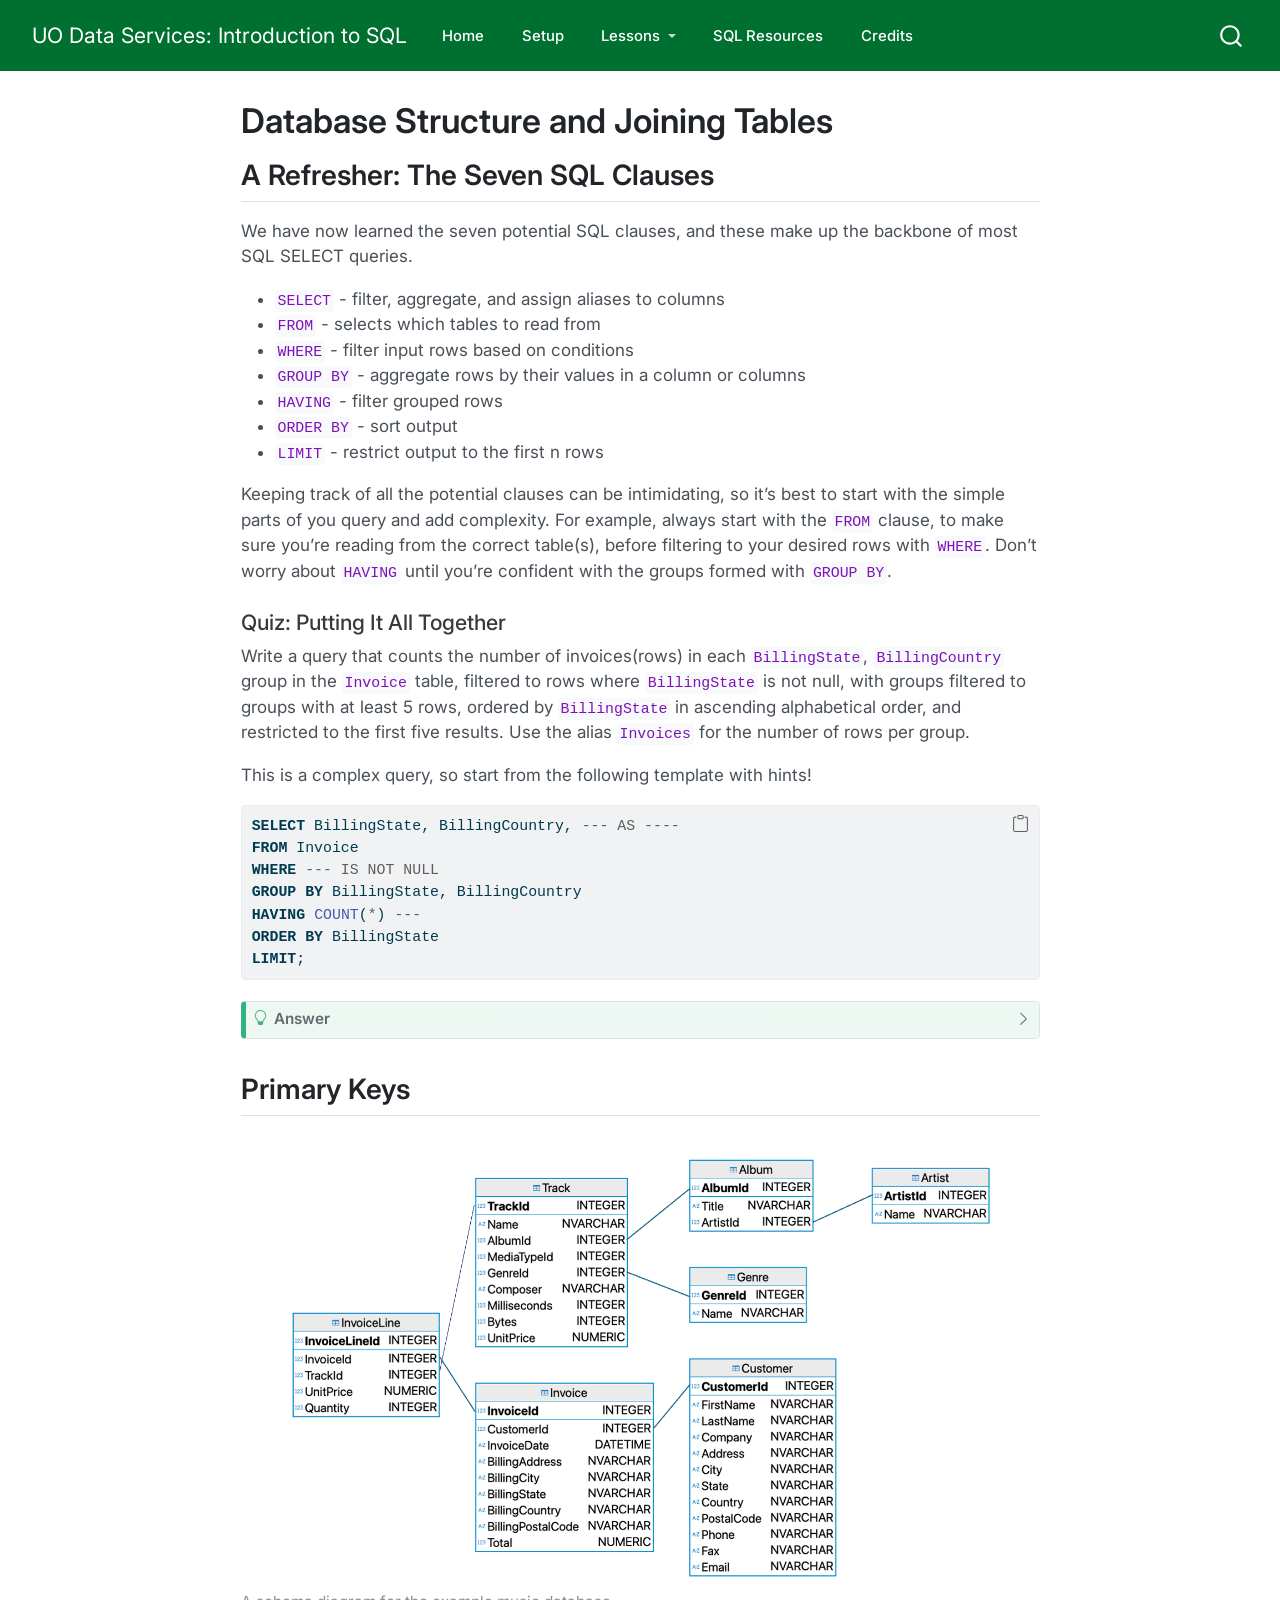
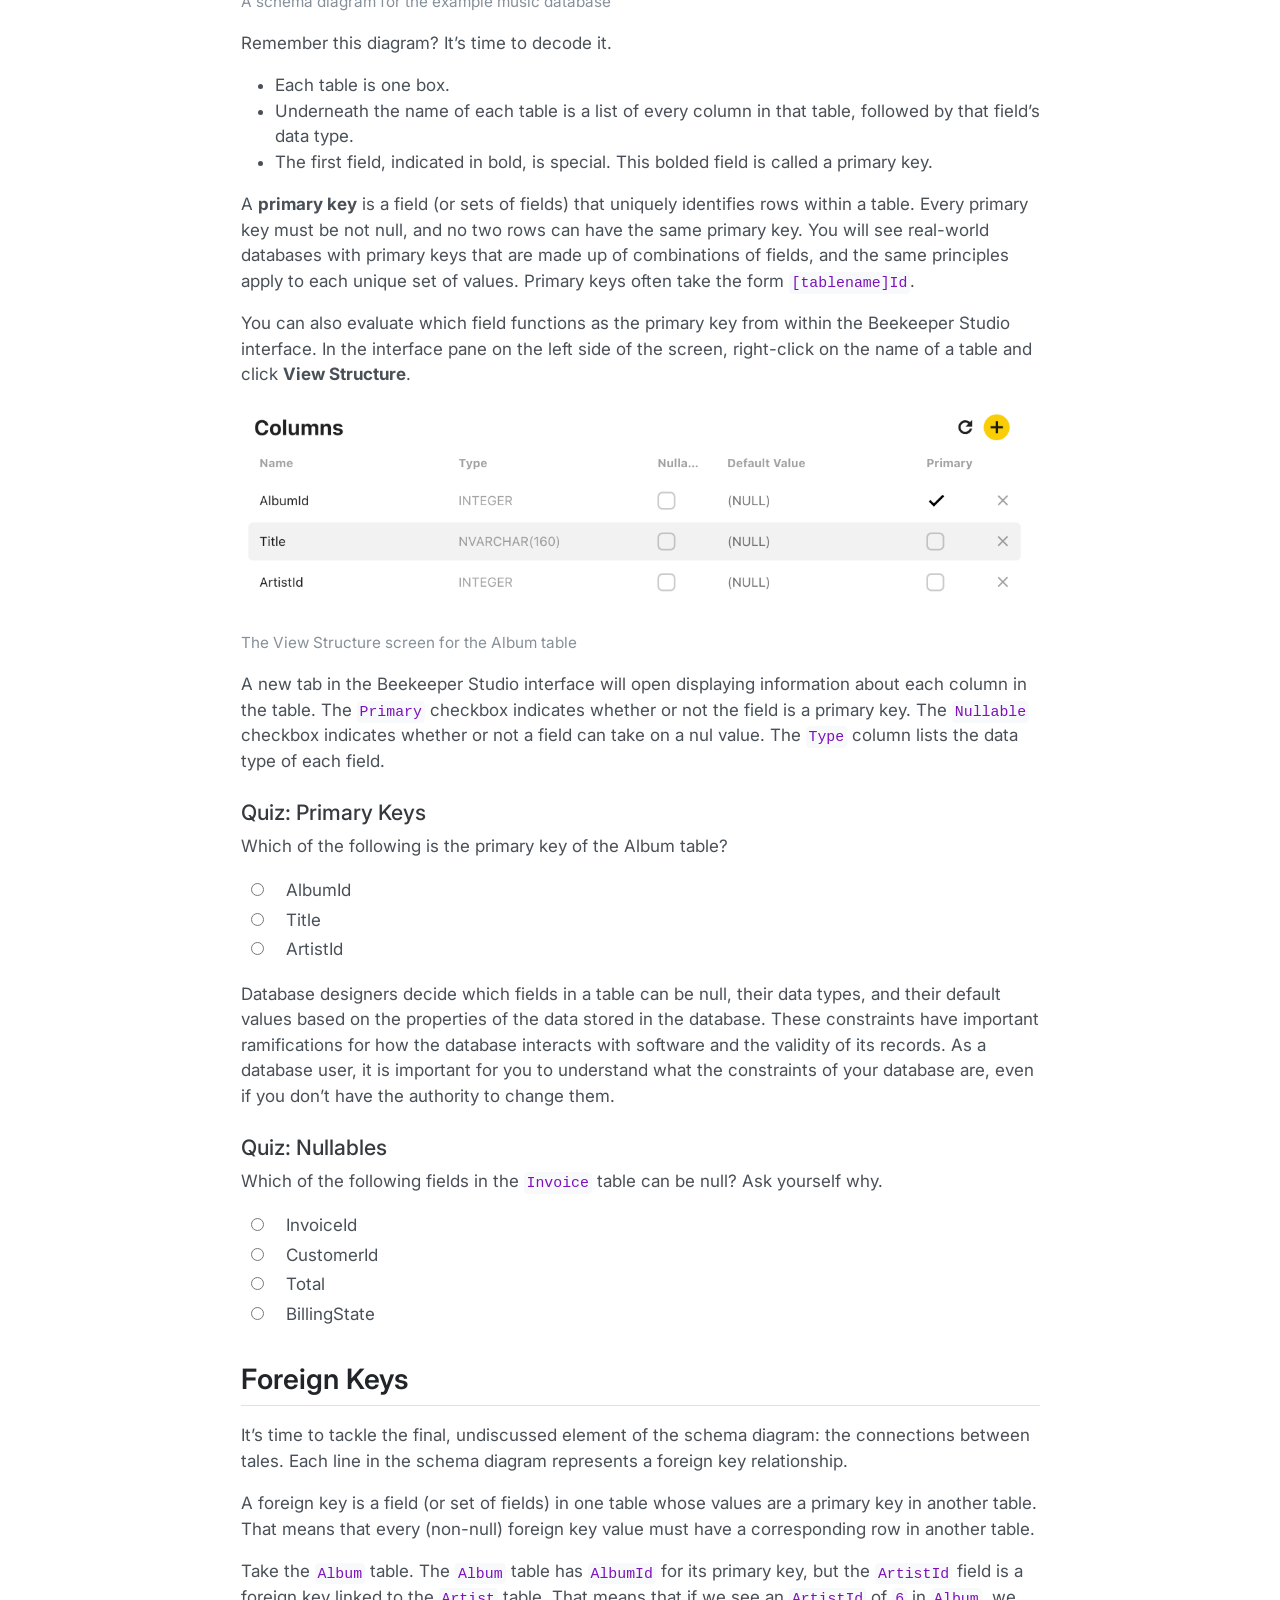
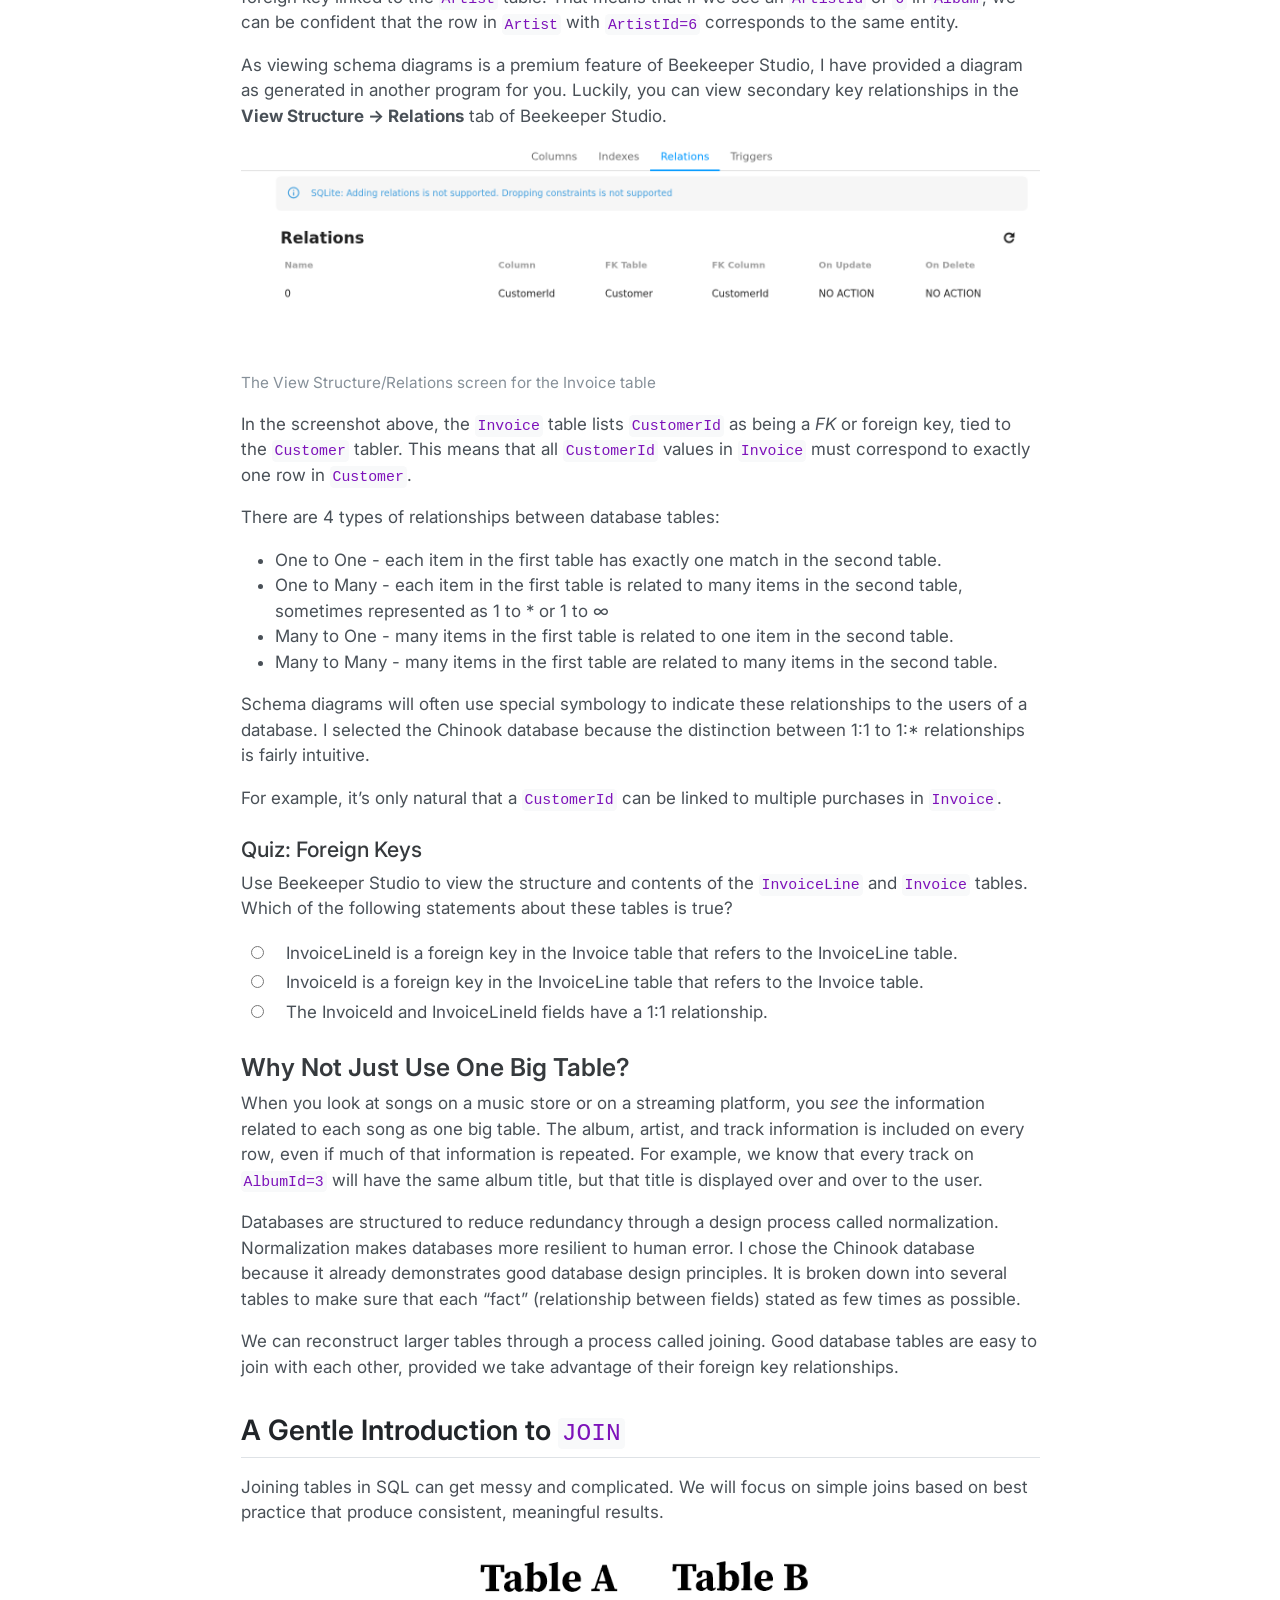
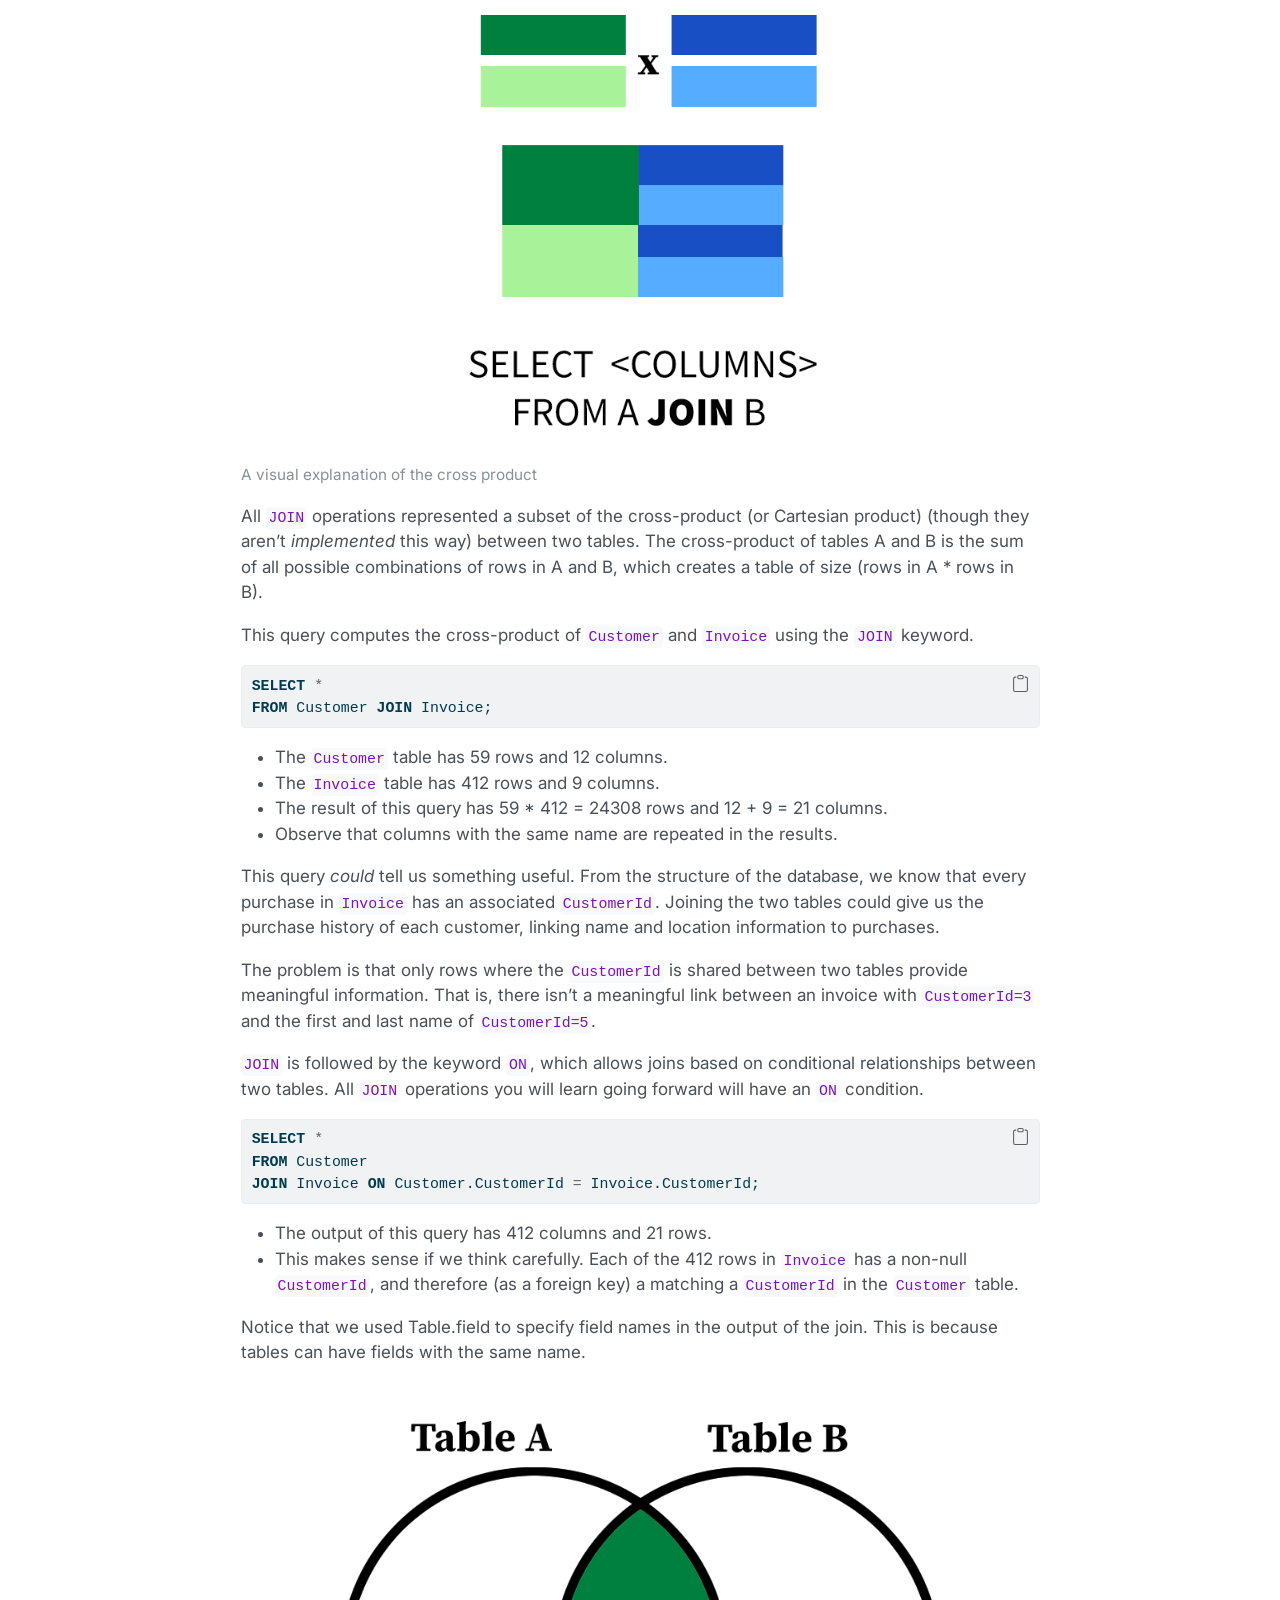
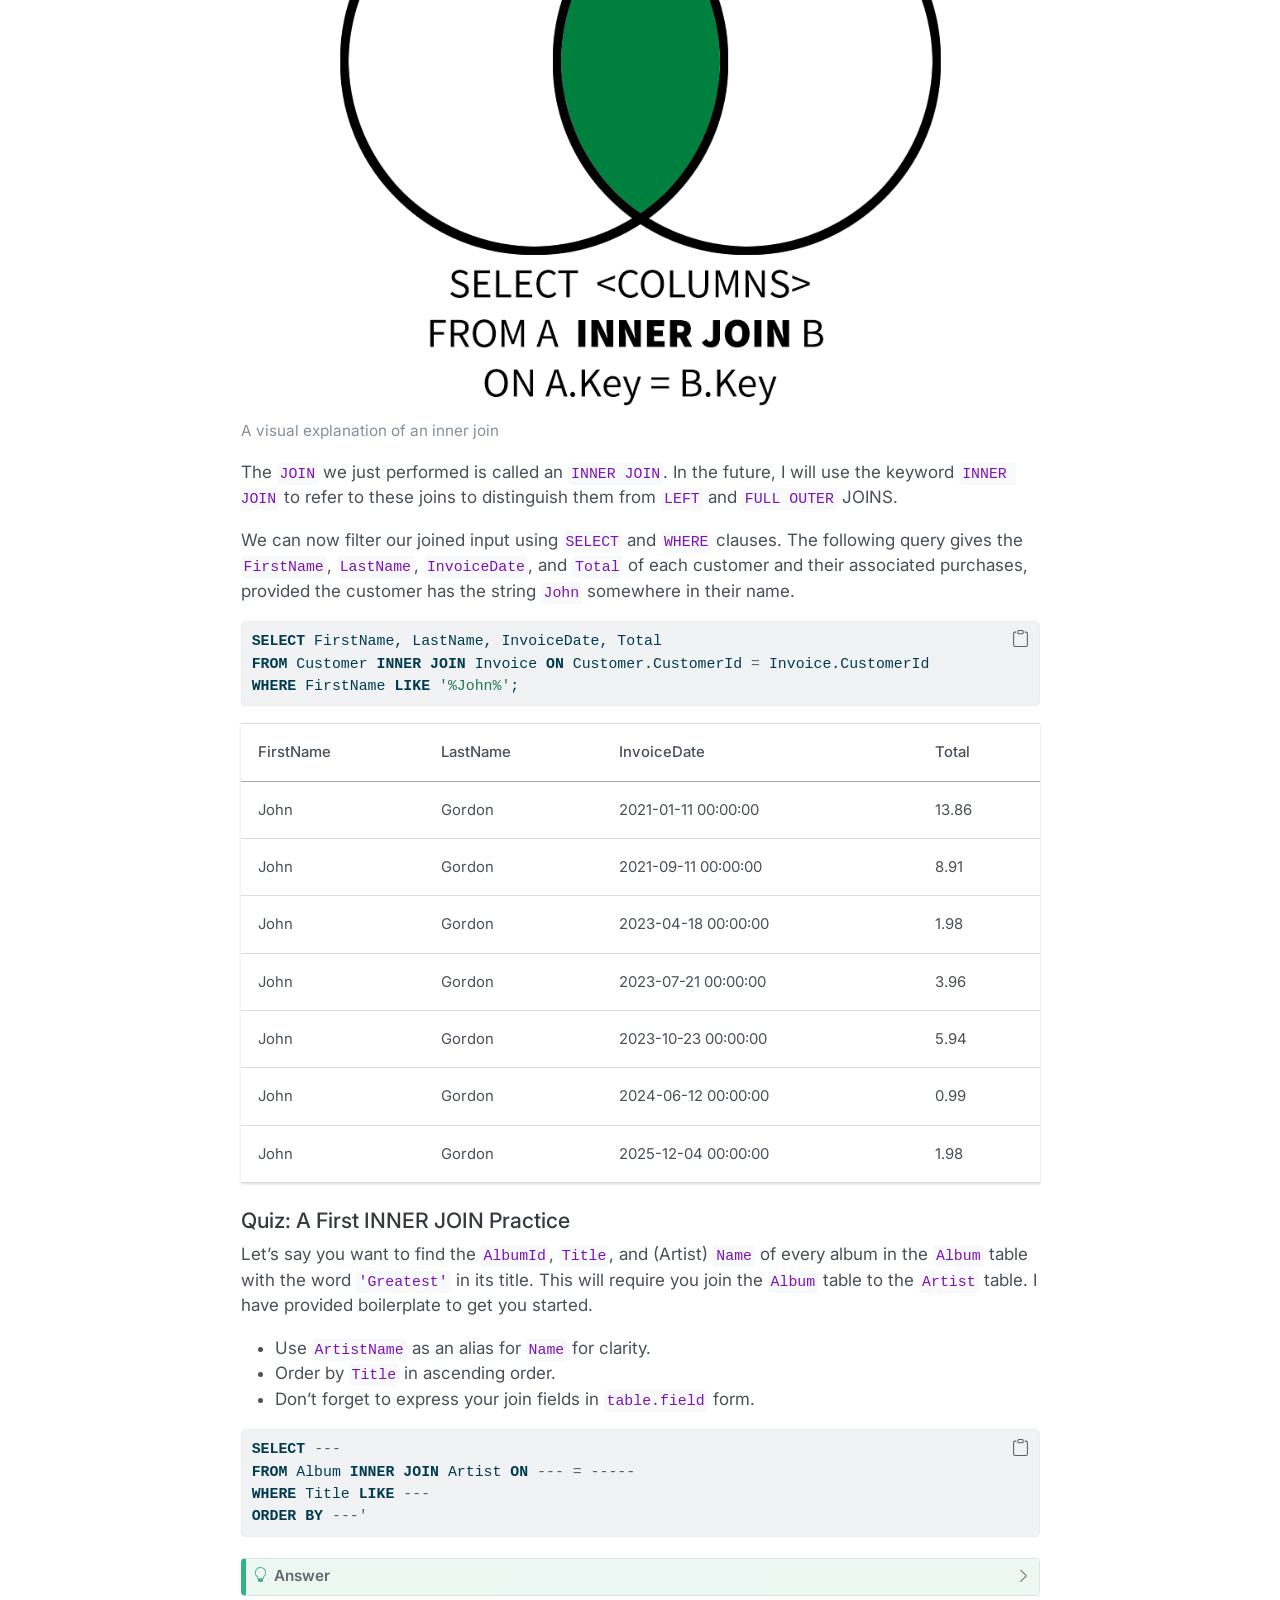
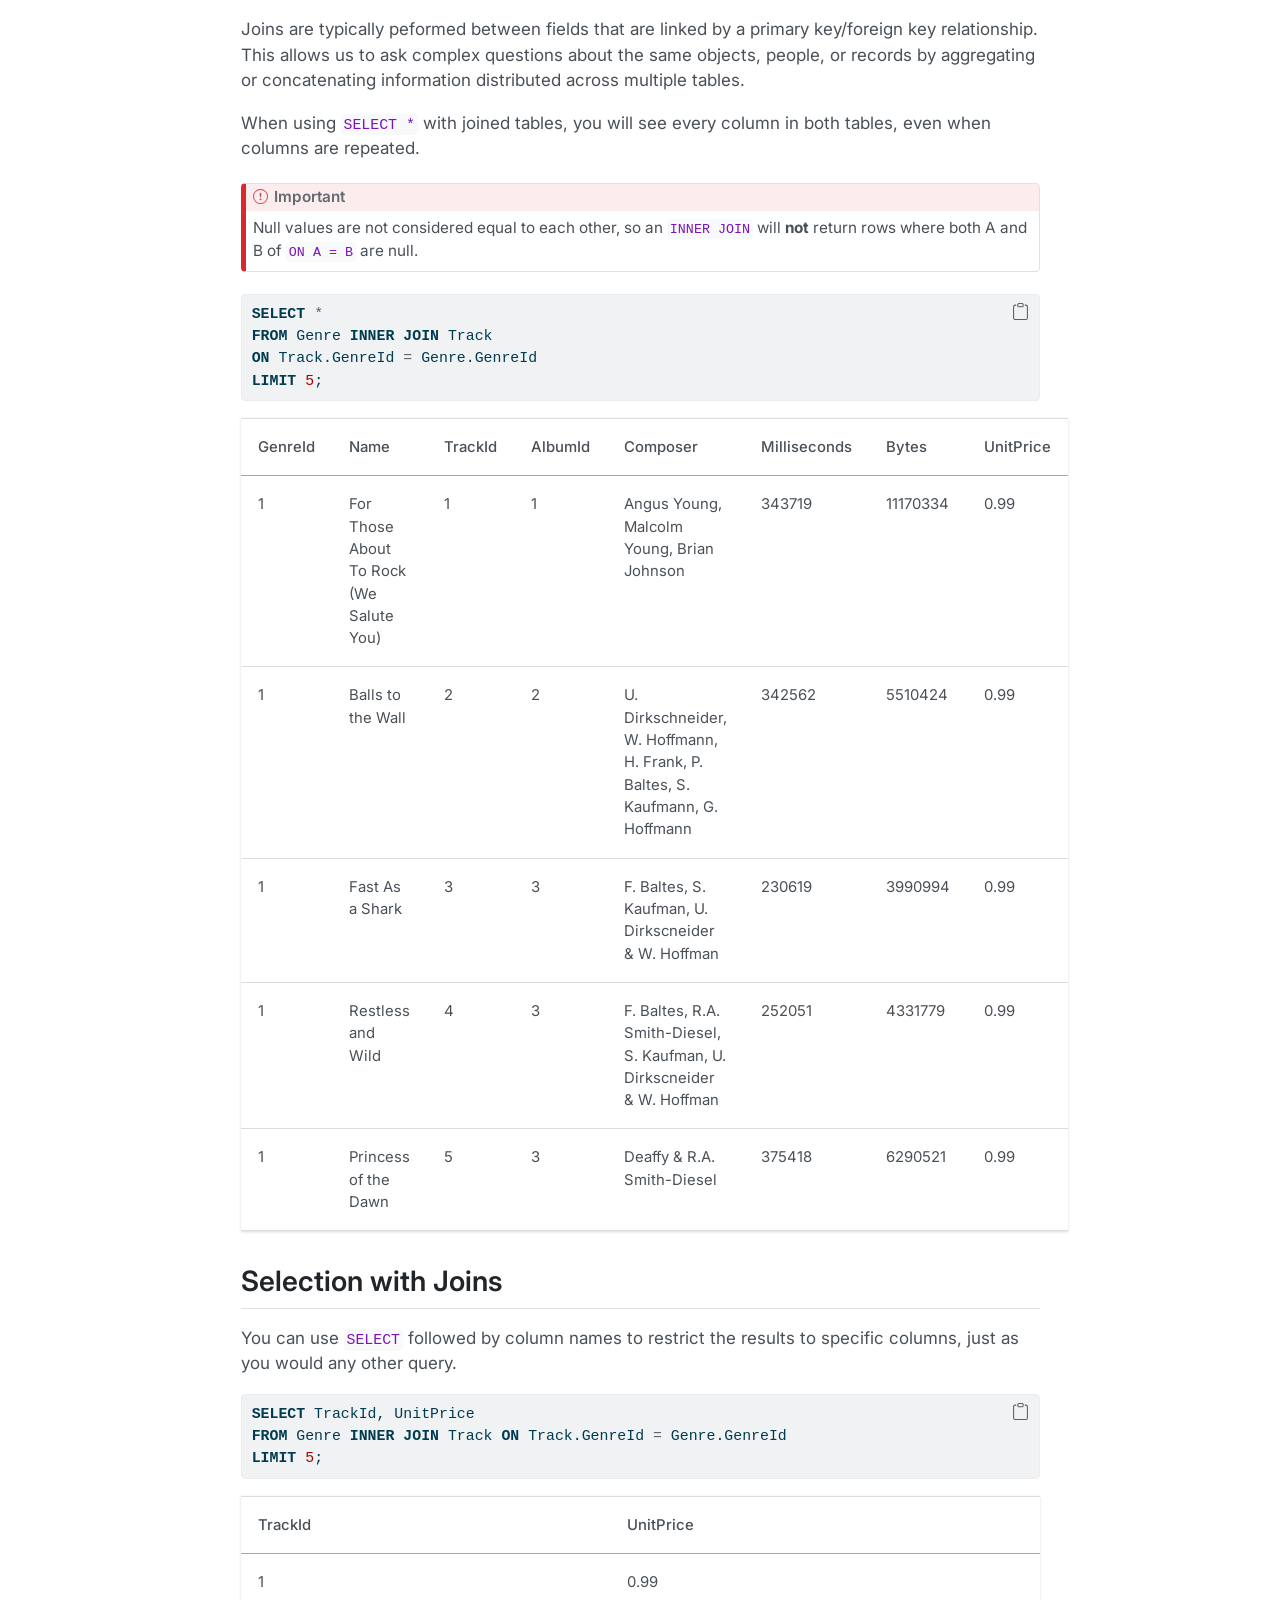
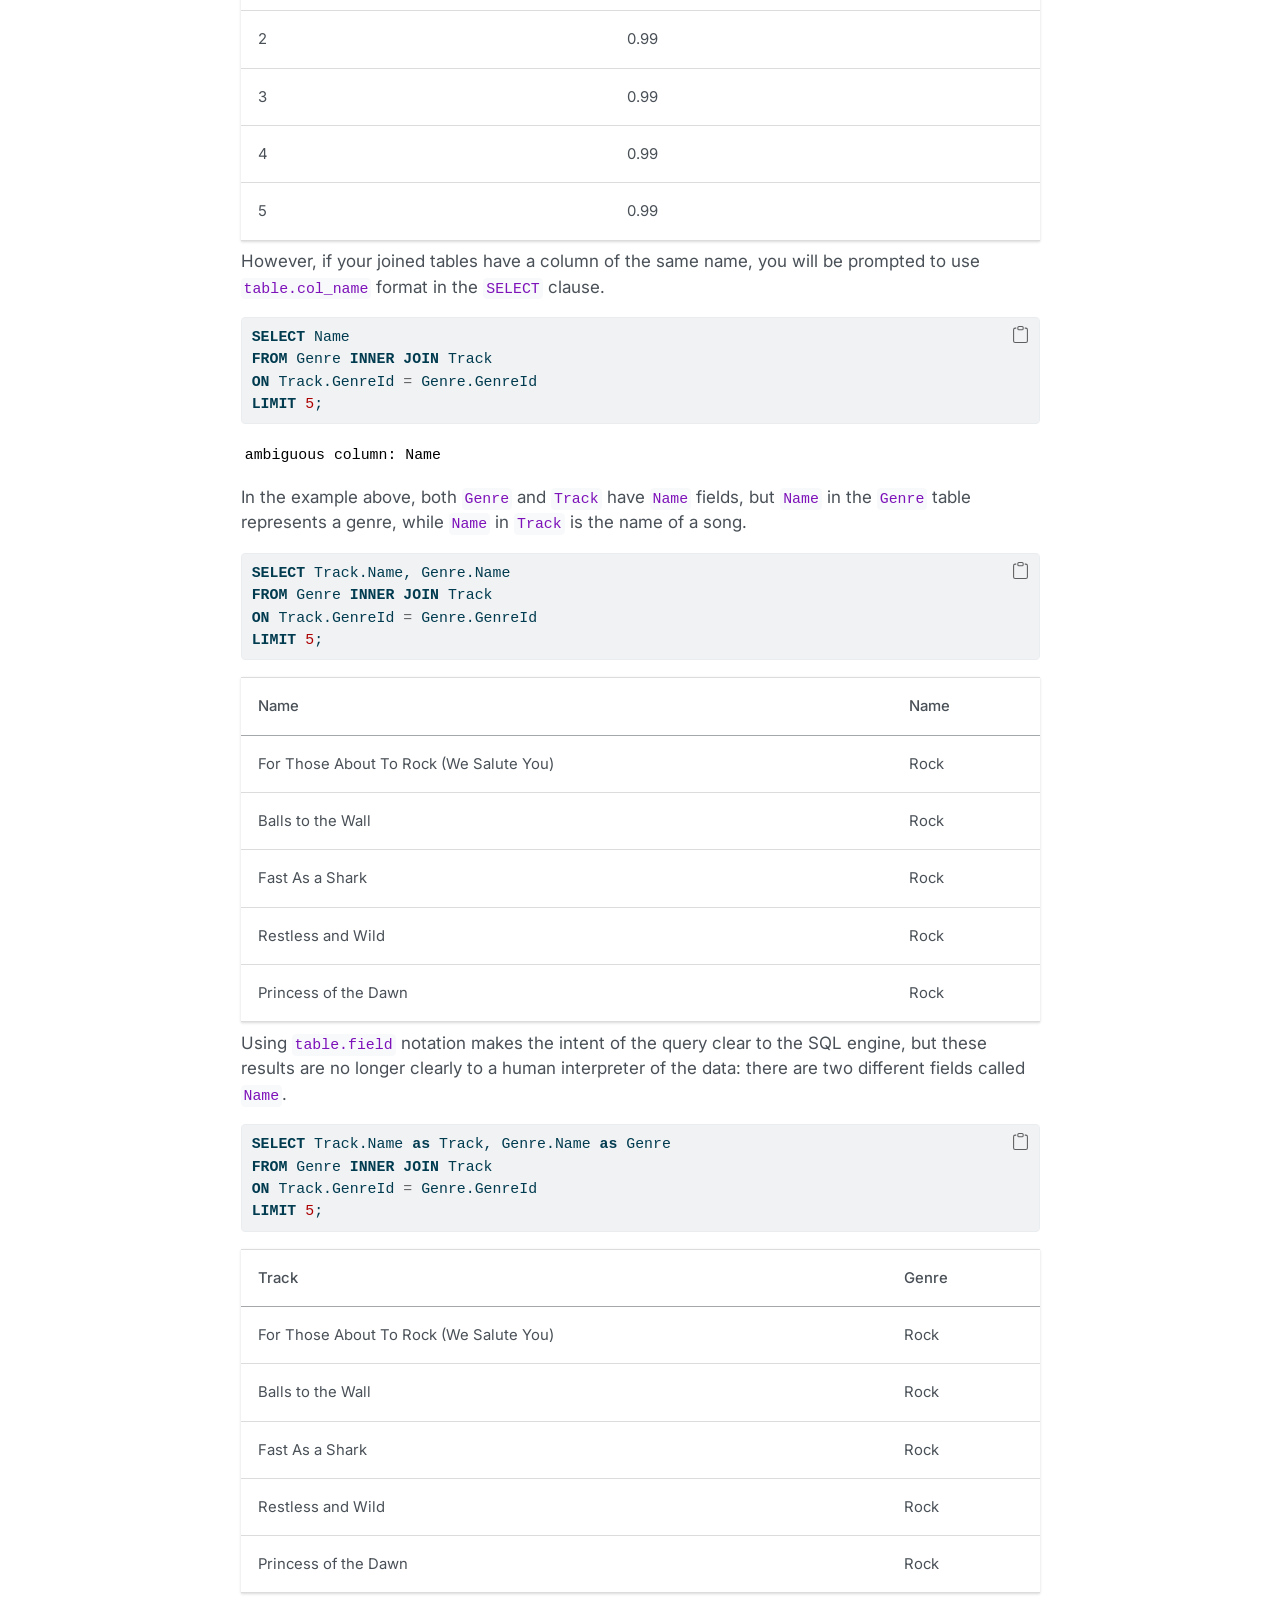
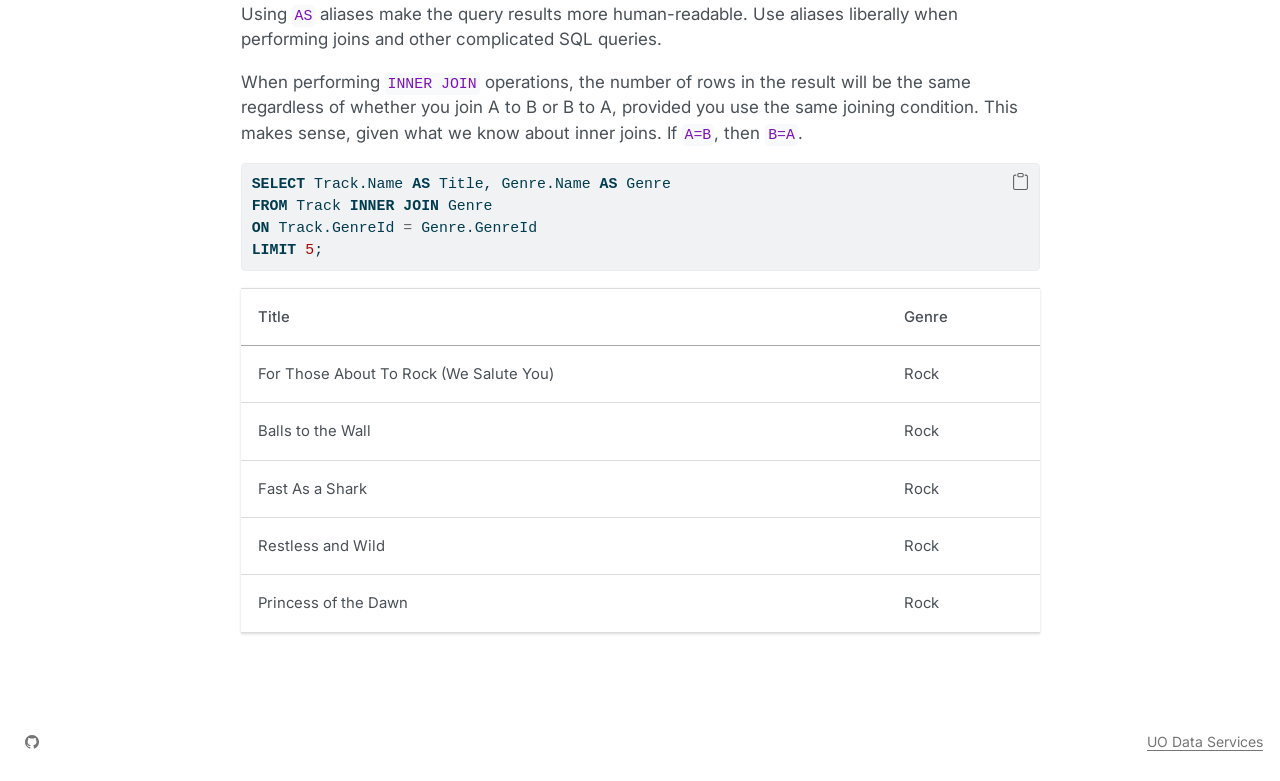
<file: lessons/lesson-5.html>
<!DOCTYPE html>
<html xmlns="http://www.w3.org/1999/xhtml" lang="en" xml:lang="en"><head>

<meta charset="utf-8">
<meta name="generator" content="quarto-1.8.17">

<meta name="viewport" content="width=device-width, initial-scale=1.0, user-scalable=yes">


<title>Database Structure and Joining Tables – UO Data Services: Introduction to SQL</title>
<style>
code{white-space: pre-wrap;}
span.smallcaps{font-variant: small-caps;}
div.columns{display: flex; gap: min(4vw, 1.5em);}
div.column{flex: auto; overflow-x: auto;}
div.hanging-indent{margin-left: 1.5em; text-indent: -1.5em;}
ul.task-list{list-style: none;}
ul.task-list li input[type="checkbox"] {
  width: 0.8em;
  margin: 0 0.8em 0.2em -1em; /* quarto-specific, see https://github.com/quarto-dev/quarto-cli/issues/4556 */ 
  vertical-align: middle;
}
/* CSS for syntax highlighting */
html { -webkit-text-size-adjust: 100%; }
pre > code.sourceCode { white-space: pre; position: relative; }
pre > code.sourceCode > span { display: inline-block; line-height: 1.25; }
pre > code.sourceCode > span:empty { height: 1.2em; }
.sourceCode { overflow: visible; }
code.sourceCode > span { color: inherit; text-decoration: inherit; }
div.sourceCode { margin: 1em 0; }
pre.sourceCode { margin: 0; }
@media screen {
div.sourceCode { overflow: auto; }
}
@media print {
pre > code.sourceCode { white-space: pre-wrap; }
pre > code.sourceCode > span { text-indent: -5em; padding-left: 5em; }
}
pre.numberSource code
  { counter-reset: source-line 0; }
pre.numberSource code > span
  { position: relative; left: -4em; counter-increment: source-line; }
pre.numberSource code > span > a:first-child::before
  { content: counter(source-line);
    position: relative; left: -1em; text-align: right; vertical-align: baseline;
    border: none; display: inline-block;
    -webkit-touch-callout: none; -webkit-user-select: none;
    -khtml-user-select: none; -moz-user-select: none;
    -ms-user-select: none; user-select: none;
    padding: 0 4px; width: 4em;
  }
pre.numberSource { margin-left: 3em;  padding-left: 4px; }
div.sourceCode
  {   }
@media screen {
pre > code.sourceCode > span > a:first-child::before { text-decoration: underline; }
}
</style>


<script src="../site_libs/quarto-nav/quarto-nav.js"></script>
<script src="../site_libs/quarto-nav/headroom.min.js"></script>
<script src="../site_libs/clipboard/clipboard.min.js"></script>
<script src="../site_libs/quarto-search/autocomplete.umd.js"></script>
<script src="../site_libs/quarto-search/fuse.min.js"></script>
<script src="../site_libs/quarto-search/quarto-search.js"></script>
<meta name="quarto:offset" content="../">
<script src="../site_libs/quarto-html/quarto.js" type="module"></script>
<script src="../site_libs/quarto-html/tabsets/tabsets.js" type="module"></script>
<script src="../site_libs/quarto-html/axe/axe-check.js" type="module"></script>
<script src="../site_libs/quarto-html/popper.min.js"></script>
<script src="../site_libs/quarto-html/tippy.umd.min.js"></script>
<script src="../site_libs/quarto-html/anchor.min.js"></script>
<link href="../site_libs/quarto-html/tippy.css" rel="stylesheet">
<link href="../site_libs/quarto-html/quarto-syntax-highlighting-c2d8198b7f72dec16de60f0cb3fab69f.css" rel="stylesheet" id="quarto-text-highlighting-styles">
<script src="../site_libs/bootstrap/bootstrap.min.js"></script>
<link href="../site_libs/bootstrap/bootstrap-icons.css" rel="stylesheet">
<link href="../site_libs/bootstrap/bootstrap-25d36f370f74572310f8908c5fb308fd.min.css" rel="stylesheet" append-hash="true" id="quarto-bootstrap" data-mode="light">
<script id="quarto-search-options" type="application/json">{
  "location": "navbar",
  "copy-button": false,
  "collapse-after": 3,
  "panel-placement": "end",
  "type": "overlay",
  "limit": 50,
  "keyboard-shortcut": [
    "f",
    "/",
    "s"
  ],
  "show-item-context": false,
  "language": {
    "search-no-results-text": "No results",
    "search-matching-documents-text": "matching documents",
    "search-copy-link-title": "Copy link to search",
    "search-hide-matches-text": "Hide additional matches",
    "search-more-match-text": "more match in this document",
    "search-more-matches-text": "more matches in this document",
    "search-clear-button-title": "Clear",
    "search-text-placeholder": "",
    "search-detached-cancel-button-title": "Cancel",
    "search-submit-button-title": "Submit",
    "search-label": "Search"
  }
}</script>


<link rel="stylesheet" href="../styles.css">
<link rel="stylesheet" href="../include/webex.css">
</head>

<body class="nav-fixed fullcontent quarto-light">

<div id="quarto-search-results"></div>
  <header id="quarto-header" class="headroom fixed-top">
    <nav class="navbar navbar-expand-lg " data-bs-theme="dark">
      <div class="navbar-container container-fluid">
      <div class="navbar-brand-container mx-auto">
    <a href="../index.html" class="navbar-brand navbar-brand-logo">
    </a>
    <a class="navbar-brand" href="../index.html">
    <span class="navbar-title">UO Data Services: Introduction to SQL</span>
    </a>
  </div>
            <div id="quarto-search" class="" title="Search"></div>
          <button class="navbar-toggler" type="button" data-bs-toggle="collapse" data-bs-target="#navbarCollapse" aria-controls="navbarCollapse" role="menu" aria-expanded="false" aria-label="Toggle navigation" onclick="if (window.quartoToggleHeadroom) { window.quartoToggleHeadroom(); }">
  <span class="navbar-toggler-icon"></span>
</button>
          <div class="collapse navbar-collapse" id="navbarCollapse">
            <ul class="navbar-nav navbar-nav-scroll me-auto">
  <li class="nav-item">
    <a class="nav-link" href="../index.html"> 
<span class="menu-text">Home</span></a>
  </li>  
  <li class="nav-item">
    <a class="nav-link" href="../setup.html"> 
<span class="menu-text">Setup</span></a>
  </li>  
  <li class="nav-item dropdown ">
    <a class="nav-link dropdown-toggle" href="#" id="nav-menu-lessons" role="link" data-bs-toggle="dropdown" aria-expanded="false">
 <span class="menu-text">Lessons</span>
    </a>
    <ul class="dropdown-menu" aria-labelledby="nav-menu-lessons">    
        <li>
    <a class="dropdown-item" href="../lessons/lesson-1.html">
 <span class="dropdown-text">Introduction</span></a>
  </li>  
        <li>
    <a class="dropdown-item" href="../lessons/lesson-2.html">
 <span class="dropdown-text">Selection Fundamentals</span></a>
  </li>  
        <li>
    <a class="dropdown-item" href="../lessons/lesson-3.html">
 <span class="dropdown-text">Intermediate Selection</span></a>
  </li>  
        <li>
    <a class="dropdown-item" href="../lessons/lesson-4.html">
 <span class="dropdown-text">Aggregation and Grouping</span></a>
  </li>  
        <li>
    <a class="dropdown-item" href="../lessons/lesson-5.html">
 <span class="dropdown-text">Database Structure and Joining Tables</span></a>
  </li>  
        <li>
    <a class="dropdown-item" href="../lessons/lesson-6.html">
 <span class="dropdown-text">Using Joins</span></a>
  </li>  
    </ul>
  </li>
  <li class="nav-item">
    <a class="nav-link" href="../resources.html"> 
<span class="menu-text">SQL Resources</span></a>
  </li>  
  <li class="nav-item">
    <a class="nav-link" href="../credits.html"> 
<span class="menu-text">Credits</span></a>
  </li>  
</ul>
          </div> <!-- /navcollapse -->
            <div class="quarto-navbar-tools">
</div>
      </div> <!-- /container-fluid -->
    </nav>
</header>
<!-- content -->
<div id="quarto-content" class="quarto-container page-columns page-rows-contents page-layout-article page-navbar">
<!-- sidebar -->
<!-- margin-sidebar -->
    
<!-- main -->
<main class="content" id="quarto-document-content">

<header id="title-block-header" class="quarto-title-block default">
<div class="quarto-title">
<h1 class="title">Database Structure and Joining Tables</h1>
</div>



<div class="quarto-title-meta">

    
  
    
  </div>
  


</header>


<section id="a-refresher-the-seven-sql-clauses" class="level2">
<h2 class="anchored" data-anchor-id="a-refresher-the-seven-sql-clauses">A Refresher: The Seven SQL Clauses</h2>
<p>We have now learned the seven potential SQL clauses, and these make up the backbone of most SQL SELECT queries.</p>
<ul>
<li><code>SELECT</code> - filter, aggregate, and assign aliases to columns</li>
<li><code>FROM</code> - selects which tables to read from</li>
<li><code>WHERE</code> - filter input rows based on conditions</li>
<li><code>GROUP BY</code> - aggregate rows by their values in a column or columns</li>
<li><code>HAVING</code> - filter grouped rows</li>
<li><code>ORDER BY</code> - sort output</li>
<li><code>LIMIT</code> - restrict output to the first n rows</li>
</ul>
<p>Keeping track of all the potential clauses can be intimidating, so it’s best to start with the simple parts of you query and add complexity. For example, always start with the <code>FROM</code> clause, to make sure you’re reading from the correct table(s), before filtering to your desired rows with <code>WHERE</code>. Don’t worry about <code>HAVING</code> until you’re confident with the groups formed with <code>GROUP BY</code>.</p>
<section id="quiz-putting-it-all-together" class="level4">
<h4 class="anchored" data-anchor-id="quiz-putting-it-all-together">Quiz: Putting It All Together</h4>
<p>Write a query that counts the number of invoices(rows) in each <code>BillingState</code>, <code>BillingCountry</code> group in the <code>Invoice</code> table, filtered to rows where <code>BillingState</code> is not null, with groups filtered to groups with at least 5 rows, ordered by <code>BillingState</code> in ascending alphabetical order, and restricted to the first five results. Use the alias <code>Invoices</code> for the number of rows per group.</p>
<p>This is a complex query, so start from the following template with hints!</p>
<div class="code-copy-outer-scaffold"><div class="sourceCode" id="cb1"><pre class="sourceCode sql code-with-copy"><code class="sourceCode sql"><span id="cb1-1"><a href="#cb1-1" aria-hidden="true" tabindex="-1"></a><span class="kw">SELECT</span> BillingState, BillingCountry, <span class="co">--- AS ----</span></span>
<span id="cb1-2"><a href="#cb1-2" aria-hidden="true" tabindex="-1"></a><span class="kw">FROM</span> Invoice </span>
<span id="cb1-3"><a href="#cb1-3" aria-hidden="true" tabindex="-1"></a><span class="kw">WHERE</span> <span class="co">--- IS NOT NULL</span></span>
<span id="cb1-4"><a href="#cb1-4" aria-hidden="true" tabindex="-1"></a><span class="kw">GROUP</span> <span class="kw">BY</span> BillingState, BillingCountry</span>
<span id="cb1-5"><a href="#cb1-5" aria-hidden="true" tabindex="-1"></a><span class="kw">HAVING</span> <span class="fu">COUNT</span>(<span class="op">*</span>) <span class="co">---</span></span>
<span id="cb1-6"><a href="#cb1-6" aria-hidden="true" tabindex="-1"></a><span class="kw">ORDER</span> <span class="kw">BY</span> BillingState </span>
<span id="cb1-7"><a href="#cb1-7" aria-hidden="true" tabindex="-1"></a><span class="kw">LIMIT</span>;</span></code></pre></div><button title="Copy to Clipboard" class="code-copy-button"><i class="bi"></i></button></div>
<div class="callout callout-style-default callout-tip callout-titled">
<div class="callout-header d-flex align-content-center collapsed" data-bs-toggle="collapse" data-bs-target=".callout-1-contents" aria-controls="callout-1" aria-expanded="false" aria-label="Toggle callout">
<div class="callout-icon-container">
<i class="callout-icon"></i>
</div>
<div class="callout-title-container flex-fill">
<span class="screen-reader-only">Tip</span>Answer
</div>
<div class="callout-btn-toggle d-inline-block border-0 py-1 ps-1 pe-0 float-end"><i class="callout-toggle"></i></div>
</div>
<div id="callout-1" class="callout-1-contents callout-collapse collapse">
<div class="callout-body-container callout-body">
<p>You will need to use <code>COUNT(*)</code> or the <code>Invoices</code> alias in the <code>HAVING</code> clause get your desired results here!</p>
<div class="code-copy-outer-scaffold"><div class="sourceCode" id="cb2"><pre class="sourceCode sql code-with-copy"><code class="sourceCode sql"><span id="cb2-1"><a href="#cb2-1" aria-hidden="true" tabindex="-1"></a><span class="kw">SELECT</span> BillingState, BillingCountry, <span class="fu">COUNT</span>(<span class="op">*</span>) <span class="kw">as</span> Invoices</span>
<span id="cb2-2"><a href="#cb2-2" aria-hidden="true" tabindex="-1"></a><span class="kw">FROM</span> Invoice </span>
<span id="cb2-3"><a href="#cb2-3" aria-hidden="true" tabindex="-1"></a><span class="kw">WHERE</span> BillingState <span class="kw">IS</span> <span class="kw">NOT</span> <span class="kw">NULL</span> </span>
<span id="cb2-4"><a href="#cb2-4" aria-hidden="true" tabindex="-1"></a><span class="kw">GROUP</span> <span class="kw">BY</span> BillingState, BillingCountry</span>
<span id="cb2-5"><a href="#cb2-5" aria-hidden="true" tabindex="-1"></a><span class="kw">HAVING</span> <span class="fu">COUNT</span>(<span class="op">*</span>) <span class="op">&gt;</span> <span class="dv">5</span></span>
<span id="cb2-6"><a href="#cb2-6" aria-hidden="true" tabindex="-1"></a><span class="kw">ORDER</span> <span class="kw">BY</span> BillingState</span>
<span id="cb2-7"><a href="#cb2-7" aria-hidden="true" tabindex="-1"></a><span class="kw">LIMIT</span> <span class="dv">5</span>;</span></code></pre></div><button title="Copy to Clipboard" class="code-copy-button"><i class="bi"></i></button></div>
<table class="caption-top table">
<thead>
<tr class="header">
<th>BillingState</th>
<th>BillingCountry</th>
<th>Invoices</th>
</tr>
</thead>
<tbody>
<tr class="odd">
<td>AB</td>
<td>Canada</td>
<td>7</td>
</tr>
<tr class="even">
<td>AZ</td>
<td>USA</td>
<td>7</td>
</tr>
<tr class="odd">
<td>BC</td>
<td>Canada</td>
<td>7</td>
</tr>
<tr class="even">
<td>CA</td>
<td>USA</td>
<td>21</td>
</tr>
<tr class="odd">
<td>DF</td>
<td>Brazil</td>
<td>7</td>
</tr>
</tbody>
</table>
</div>
</div>
</div>
</section>
</section>
<section id="primary-keys" class="level2">
<h2 class="anchored" data-anchor-id="primary-keys">Primary Keys</h2>
<div class="quarto-figure quarto-figure-left">
<figure class="figure">
<p><img src="../images/02-schema-diagram.png" class="img-fluid figure-img" width="800"></p>
<figcaption>A schema diagram for the example music database</figcaption>
</figure>
</div>
<p>Remember this diagram? It’s time to decode it.</p>
<ul>
<li>Each table is one box.</li>
<li>Underneath the name of each table is a list of every column in that table, followed by that field’s data type.</li>
<li>The first field, indicated in bold, is special. This bolded field is called a primary key.</li>
</ul>
<p>A <strong>primary key</strong> is a field (or sets of fields) that uniquely identifies rows within a table. Every primary key must be not null, and no two rows can have the same primary key. You will see real-world databases with primary keys that are made up of combinations of fields, and the same principles apply to each unique set of values. Primary keys often take the form <code>[tablename]Id</code>.</p>
<p>You can also evaluate which field functions as the primary key from within the Beekeeper Studio interface. In the interface pane on the left side of the screen, right-click on the name of a table and click <strong>View Structure</strong>.</p>
<div class="quarto-figure quarto-figure-left">
<figure class="figure">
<p><img src="../images/05-beekeeper-view-structure.png" class="img-fluid figure-img" width="800"></p>
<figcaption>The View Structure screen for the Album table</figcaption>
</figure>
</div>
<p>A new tab in the Beekeeper Studio interface will open displaying information about each column in the table. The <code>Primary</code> checkbox indicates whether or not the field is a primary key. The <code>Nullable</code> checkbox indicates whether or not a field can take on a nul value. The <code>Type</code> column lists the data type of each field.</p>
<section id="quiz-primary-keys" class="level4">
<h4 class="anchored" data-anchor-id="quiz-primary-keys">Quiz: Primary Keys</h4>
<p>Which of the following is the primary key of the Album table?</p>
<div id="radio_NHVHIFUKWM" class="webex-radiogroup">
<label><input type="radio" autocomplete="off" name="radio_NHVHIFUKWM" value="answer"> <span>AlbumId</span></label><label><input type="radio" autocomplete="off" name="radio_NHVHIFUKWM" value=""> <span>Title</span></label><label><input type="radio" autocomplete="off" name="radio_NHVHIFUKWM" value=""> <span>ArtistId</span></label>
</div>
<p>Database designers decide which fields in a table can be null, their data types, and their default values based on the properties of the data stored in the database. These constraints have important ramifications for how the database interacts with software and the validity of its records. As a database user, it is important for you to understand what the constraints of your database are, even if you don’t have the authority to change them.</p>
</section>
<section id="quiz-nullables" class="level4">
<h4 class="anchored" data-anchor-id="quiz-nullables">Quiz: Nullables</h4>
<p>Which of the following fields in the <code>Invoice</code> table can be null? Ask yourself why.</p>
<div id="radio_GYXGOVPCCX" class="webex-radiogroup">
<label><input type="radio" autocomplete="off" name="radio_GYXGOVPCCX" value=""> <span>InvoiceId</span></label><label><input type="radio" autocomplete="off" name="radio_GYXGOVPCCX" value=""> <span>CustomerId</span></label><label><input type="radio" autocomplete="off" name="radio_GYXGOVPCCX" value=""> <span>Total</span></label><label><input type="radio" autocomplete="off" name="radio_GYXGOVPCCX" value="answer"> <span>BillingState</span></label>
</div>
</section>
</section>
<section id="foreign-keys" class="level2">
<h2 class="anchored" data-anchor-id="foreign-keys">Foreign Keys</h2>
<p>It’s time to tackle the final, undiscussed element of the schema diagram: the connections between tales. Each line in the schema diagram represents a foreign key relationship.</p>
<p>A foreign key is a field (or set of fields) in one table whose values are a primary key in another table. That means that every (non-null) foreign key value must have a corresponding row in another table.</p>
<p>Take the <code>Album</code> table. The <code>Album</code> table has <code>AlbumId</code> for its primary key, but the <code>ArtistId</code> field is a foreign key linked to the <code>Artist</code> table. That means that if we see an <code>ArtistId</code> of <code>6</code> in <code>Album</code>, we can be confident that the row in <code>Artist</code> with <code>ArtistId=6</code> corresponds to the same entity.</p>
<p>As viewing schema diagrams is a premium feature of Beekeeper Studio, I have provided a diagram as generated in another program for you. Luckily, you can view secondary key relationships in the <strong>View Structure -&gt; Relations</strong> tab of Beekeeper Studio.</p>
<div class="quarto-figure quarto-figure-left">
<figure class="figure">
<p><img src="../images/05-foreign-key.png" class="img-fluid figure-img" width="800"></p>
<figcaption>The View Structure/Relations screen for the Invoice table</figcaption>
</figure>
</div>
<p>In the screenshot above, the <code>Invoice</code> table lists <code>CustomerId</code> as being a <em>FK</em> or foreign key, tied to the <code>Customer</code> tabler. This means that all <code>CustomerId</code> values in <code>Invoice</code> must correspond to exactly one row in <code>Customer</code>.</p>
<p>There are 4 types of relationships between database tables:</p>
<ul>
<li>One to One - each item in the first table has exactly one match in the second table.</li>
<li>One to Many - each item in the first table is related to many items in the second table, sometimes represented as 1 to * or 1 to ∞</li>
<li>Many to One - many items in the first table is related to one item in the second table.</li>
<li>Many to Many - many items in the first table are related to many items in the second table.</li>
</ul>
<p>Schema diagrams will often use special symbology to indicate these relationships to the users of a database. I selected the Chinook database because the distinction between 1:1 to 1:* relationships is fairly intuitive.</p>
<p>For example, it’s only natural that a <code>CustomerId</code> can be linked to multiple purchases in <code>Invoice</code>.</p>
<section id="quiz-foreign-keys" class="level4">
<h4 class="anchored" data-anchor-id="quiz-foreign-keys">Quiz: Foreign Keys</h4>
<p>Use Beekeeper Studio to view the structure and contents of the <code>InvoiceLine</code> and <code>Invoice</code> tables. Which of the following statements about these tables is true?</p>
<div id="radio_BJVETYZMDA" class="webex-radiogroup">
<label><input type="radio" autocomplete="off" name="radio_BJVETYZMDA" value=""> <span>InvoiceLineId is a foreign key in the Invoice table that refers to the InvoiceLine table.</span></label><label><input type="radio" autocomplete="off" name="radio_BJVETYZMDA" value="answer"> <span>InvoiceId is a foreign key in the InvoiceLine table that refers to the Invoice table.</span></label><label><input type="radio" autocomplete="off" name="radio_BJVETYZMDA" value=""> <span>The InvoiceId and InvoiceLineId fields have a 1:1 relationship.</span></label>
</div>
</section>
<section id="why-not-just-use-one-big-table" class="level3">
<h3 class="anchored" data-anchor-id="why-not-just-use-one-big-table">Why Not Just Use One Big Table?</h3>
<p>When you look at songs on a music store or on a streaming platform, you <em>see</em> the information related to each song as one big table. The album, artist, and track information is included on every row, even if much of that information is repeated. For example, we know that every track on <code>AlbumId=3</code> will have the same album title, but that title is displayed over and over to the user.</p>
<p>Databases are structured to reduce redundancy through a design process called normalization. Normalization makes databases more resilient to human error. I chose the Chinook database because it already demonstrates good database design principles. It is broken down into several tables to make sure that each “fact” (relationship between fields) stated as few times as possible.</p>
<p>We can reconstruct larger tables through a process called joining. Good database tables are easy to join with each other, provided we take advantage of their foreign key relationships.</p>
</section>
</section>
<section id="a-gentle-introduction-to-join" class="level2">
<h2 class="anchored" data-anchor-id="a-gentle-introduction-to-join">A Gentle Introduction to <code>JOIN</code></h2>
<p>Joining tables in SQL can get messy and complicated. We will focus on simple joins based on best practice that produce consistent, meaningful results.</p>
<div class="quarto-figure quarto-figure-center">
<figure class="figure">
<p><img src="../images/05-cross-product.png" class="img-fluid figure-img" width="400"></p>
<figcaption>A visual explanation of the cross product</figcaption>
</figure>
</div>
<p>All <code>JOIN</code> operations represented a subset of the cross-product (or Cartesian product) (though they aren’t <em>implemented</em> this way) between two tables. The cross-product of tables A and B is the sum of all possible combinations of rows in A and B, which creates a table of size (rows in A * rows in B).</p>
<p>This query computes the cross-product of <code>Customer</code> and <code>Invoice</code> using the <code>JOIN</code> keyword.</p>
<div class="code-copy-outer-scaffold"><div class="sourceCode" id="cb3"><pre class="sourceCode sql code-with-copy"><code class="sourceCode sql"><span id="cb3-1"><a href="#cb3-1" aria-hidden="true" tabindex="-1"></a><span class="kw">SELECT</span> <span class="op">*</span></span>
<span id="cb3-2"><a href="#cb3-2" aria-hidden="true" tabindex="-1"></a><span class="kw">FROM</span> Customer <span class="kw">JOIN</span> Invoice;</span></code></pre></div><button title="Copy to Clipboard" class="code-copy-button"><i class="bi"></i></button></div>
<ul>
<li>The <code>Customer</code> table has 59 rows and 12 columns.</li>
<li>The <code>Invoice</code> table has 412 rows and 9 columns.</li>
<li>The result of this query has 59 * 412 = 24308 rows and 12 + 9 = 21 columns.</li>
<li>Observe that columns with the same name are repeated in the results.</li>
</ul>
<p>This query <em>could</em> tell us something useful. From the structure of the database, we know that every purchase in <code>Invoice</code> has an associated <code>CustomerId</code>. Joining the two tables could give us the purchase history of each customer, linking name and location information to purchases.</p>
<p>The problem is that only rows where the <code>CustomerId</code> is shared between two tables provide meaningful information. That is, there isn’t a meaningful link between an invoice with <code>CustomerId=3</code> and the first and last name of <code>CustomerId=5</code>.</p>
<p><code>JOIN</code> is followed by the keyword <code>ON</code>, which allows joins based on conditional relationships between two tables. All <code>JOIN</code> operations you will learn going forward will have an <code>ON</code> condition.</p>
<div class="code-copy-outer-scaffold"><div class="sourceCode" id="cb4"><pre class="sourceCode sql code-with-copy"><code class="sourceCode sql"><span id="cb4-1"><a href="#cb4-1" aria-hidden="true" tabindex="-1"></a><span class="kw">SELECT</span> <span class="op">*</span></span>
<span id="cb4-2"><a href="#cb4-2" aria-hidden="true" tabindex="-1"></a><span class="kw">FROM</span> Customer </span>
<span id="cb4-3"><a href="#cb4-3" aria-hidden="true" tabindex="-1"></a><span class="kw">JOIN</span> Invoice <span class="kw">ON</span> Customer.CustomerId <span class="op">=</span> Invoice.CustomerId;</span></code></pre></div><button title="Copy to Clipboard" class="code-copy-button"><i class="bi"></i></button></div>
<ul>
<li>The output of this query has 412 columns and 21 rows.</li>
<li>This makes sense if we think carefully. Each of the 412 rows in <code>Invoice</code> has a non-null <code>CustomerId</code>, and therefore (as a foreign key) a matching a <code>CustomerId</code> in the <code>Customer</code> table.</li>
</ul>
<p>Notice that we used Table.field to specify field names in the output of the join. This is because tables can have fields with the same name.</p>
<div class="quarto-figure quarto-figure-left">
<figure class="figure">
<p><img src="../images/05-inner-join.png" class="img-fluid figure-img" width="800"></p>
<figcaption>A visual explanation of an inner join</figcaption>
</figure>
</div>
<p>The <code>JOIN</code> we just performed is called an <code>INNER JOIN</code>. In the future, I will use the keyword <code>INNER JOIN</code> to refer to these joins to distinguish them from <code>LEFT</code> and <code>FULL OUTER</code> JOINS.</p>
<p>We can now filter our joined input using <code>SELECT</code> and <code>WHERE</code> clauses. The following query gives the <code>FirstName</code>, <code>LastName</code>, <code>InvoiceDate</code>, and <code>Total</code> of each customer and their associated purchases, provided the customer has the string <code>John</code> somewhere in their name.</p>
<div class="code-copy-outer-scaffold"><div class="sourceCode" id="cb5"><pre class="sourceCode sql code-with-copy"><code class="sourceCode sql"><span id="cb5-1"><a href="#cb5-1" aria-hidden="true" tabindex="-1"></a><span class="kw">SELECT</span> FirstName, LastName, InvoiceDate, Total</span>
<span id="cb5-2"><a href="#cb5-2" aria-hidden="true" tabindex="-1"></a><span class="kw">FROM</span> Customer <span class="kw">INNER</span> <span class="kw">JOIN</span> Invoice <span class="kw">ON</span> Customer.CustomerId <span class="op">=</span> Invoice.CustomerId</span>
<span id="cb5-3"><a href="#cb5-3" aria-hidden="true" tabindex="-1"></a><span class="kw">WHERE</span> FirstName <span class="kw">LIKE</span> <span class="st">'%John%'</span>;</span></code></pre></div><button title="Copy to Clipboard" class="code-copy-button"><i class="bi"></i></button></div>
<table class="caption-top table">
<thead>
<tr class="header">
<th>FirstName</th>
<th>LastName</th>
<th>InvoiceDate</th>
<th>Total</th>
</tr>
</thead>
<tbody>
<tr class="odd">
<td>John</td>
<td>Gordon</td>
<td>2021-01-11 00:00:00</td>
<td>13.86</td>
</tr>
<tr class="even">
<td>John</td>
<td>Gordon</td>
<td>2021-09-11 00:00:00</td>
<td>8.91</td>
</tr>
<tr class="odd">
<td>John</td>
<td>Gordon</td>
<td>2023-04-18 00:00:00</td>
<td>1.98</td>
</tr>
<tr class="even">
<td>John</td>
<td>Gordon</td>
<td>2023-07-21 00:00:00</td>
<td>3.96</td>
</tr>
<tr class="odd">
<td>John</td>
<td>Gordon</td>
<td>2023-10-23 00:00:00</td>
<td>5.94</td>
</tr>
<tr class="even">
<td>John</td>
<td>Gordon</td>
<td>2024-06-12 00:00:00</td>
<td>0.99</td>
</tr>
<tr class="odd">
<td>John</td>
<td>Gordon</td>
<td>2025-12-04 00:00:00</td>
<td>1.98</td>
</tr>
</tbody>
</table>
<section id="quiz-a-first-inner-join-practice" class="level4">
<h4 class="anchored" data-anchor-id="quiz-a-first-inner-join-practice">Quiz: A First INNER JOIN Practice</h4>
<p>Let’s say you want to find the <code>AlbumId</code>, <code>Title</code>, and (Artist) <code>Name</code> of every album in the <code>Album</code> table with the word <code>'Greatest'</code> in its title. This will require you join the <code>Album</code> table to the <code>Artist</code> table. I have provided boilerplate to get you started.</p>
<ul>
<li>Use <code>ArtistName</code> as an alias for <code>Name</code> for clarity.</li>
<li>Order by <code>Title</code> in ascending order.</li>
<li>Don’t forget to express your join fields in <code>table.field</code> form.</li>
</ul>
<div class="code-copy-outer-scaffold"><div class="sourceCode" id="cb6"><pre class="sourceCode sql code-with-copy"><code class="sourceCode sql"><span id="cb6-1"><a href="#cb6-1" aria-hidden="true" tabindex="-1"></a><span class="kw">SELECT</span> <span class="co">---</span></span>
<span id="cb6-2"><a href="#cb6-2" aria-hidden="true" tabindex="-1"></a><span class="kw">FROM</span> Album <span class="kw">INNER</span> <span class="kw">JOIN</span> Artist <span class="kw">ON</span> <span class="co">--- = -----</span></span>
<span id="cb6-3"><a href="#cb6-3" aria-hidden="true" tabindex="-1"></a><span class="kw">WHERE</span> Title <span class="kw">LIKE</span> <span class="co">---</span></span>
<span id="cb6-4"><a href="#cb6-4" aria-hidden="true" tabindex="-1"></a><span class="kw">ORDER</span> <span class="kw">BY</span> <span class="co">---'</span></span></code></pre></div><button title="Copy to Clipboard" class="code-copy-button"><i class="bi"></i></button></div>
<div class="callout callout-style-default callout-tip callout-titled">
<div class="callout-header d-flex align-content-center collapsed" data-bs-toggle="collapse" data-bs-target=".callout-2-contents" aria-controls="callout-2" aria-expanded="false" aria-label="Toggle callout">
<div class="callout-icon-container">
<i class="callout-icon"></i>
</div>
<div class="callout-title-container flex-fill">
<span class="screen-reader-only">Tip</span>Answer
</div>
<div class="callout-btn-toggle d-inline-block border-0 py-1 ps-1 pe-0 float-end"><i class="callout-toggle"></i></div>
</div>
<div id="callout-2" class="callout-2-contents callout-collapse collapse">
<div class="callout-body-container callout-body">
<div class="code-copy-outer-scaffold"><div class="sourceCode" id="cb7"><pre class="sourceCode sql code-with-copy"><code class="sourceCode sql"><span id="cb7-1"><a href="#cb7-1" aria-hidden="true" tabindex="-1"></a><span class="kw">SELECT</span> AlbumId, Title, Name <span class="kw">as</span> ArtistName</span>
<span id="cb7-2"><a href="#cb7-2" aria-hidden="true" tabindex="-1"></a><span class="kw">FROM</span> Album <span class="kw">INNER</span> <span class="kw">JOIN</span> Artist <span class="kw">ON</span> Album.ArtistId <span class="op">=</span> Artist.ArtistId </span>
<span id="cb7-3"><a href="#cb7-3" aria-hidden="true" tabindex="-1"></a><span class="kw">WHERE</span> Title <span class="kw">LIKE</span> <span class="st">'%Greatest%'</span></span>
<span id="cb7-4"><a href="#cb7-4" aria-hidden="true" tabindex="-1"></a><span class="kw">ORDER</span> <span class="kw">BY</span> Title;</span></code></pre></div><button title="Copy to Clipboard" class="code-copy-button"><i class="bi"></i></button></div>
<table class="caption-top table">
<thead>
<tr class="header">
<th>AlbumId</th>
<th>Title</th>
<th>ArtistName</th>
</tr>
</thead>
<tbody>
<tr class="odd">
<td>141</td>
<td>Greatest Hits</td>
<td>Lenny Kravitz</td>
</tr>
<tr class="even">
<td>185</td>
<td>Greatest Hits I</td>
<td>Queen</td>
</tr>
<tr class="odd">
<td>36</td>
<td>Greatest Hits II</td>
<td>Queen</td>
</tr>
<tr class="even">
<td>37</td>
<td>Greatest Kiss</td>
<td>Kiss</td>
</tr>
<tr class="odd">
<td>162</td>
<td>Motley Crue Greatest Hits</td>
<td>Mötley Crüe</td>
</tr>
<tr class="even">
<td>202</td>
<td>Rotten Apples: Greatest Hits</td>
<td>Smashing Pumpkins</td>
</tr>
<tr class="odd">
<td>215</td>
<td>The Police Greatest Hits</td>
<td>The Police</td>
</tr>
<tr class="even">
<td>67</td>
<td>Vault: Def Leppard’s Greatest Hits</td>
<td>Def Leppard</td>
</tr>
</tbody>
</table>
</div>
</div>
</div>
<p>Joins are typically peformed between fields that are linked by a primary key/foreign key relationship. This allows us to ask complex questions about the same objects, people, or records by aggregating or concatenating information distributed across multiple tables.</p>
<p>When using <code>SELECT *</code> with joined tables, you will see every column in both tables, even when columns are repeated.</p>
<div class="callout callout-style-default callout-important callout-titled">
<div class="callout-header d-flex align-content-center">
<div class="callout-icon-container">
<i class="callout-icon"></i>
</div>
<div class="callout-title-container flex-fill">
Important
</div>
</div>
<div class="callout-body-container callout-body">
<p>Null values are not considered equal to each other, so an <code>INNER JOIN</code> will <strong>not</strong> return rows where both A and B of <code>ON A = B</code> are null.</p>
</div>
</div>
<div class="code-copy-outer-scaffold"><div class="sourceCode" id="cb8"><pre class="sourceCode sql code-with-copy"><code class="sourceCode sql"><span id="cb8-1"><a href="#cb8-1" aria-hidden="true" tabindex="-1"></a><span class="kw">SELECT</span> <span class="op">*</span> </span>
<span id="cb8-2"><a href="#cb8-2" aria-hidden="true" tabindex="-1"></a><span class="kw">FROM</span> Genre <span class="kw">INNER</span> <span class="kw">JOIN</span> Track</span>
<span id="cb8-3"><a href="#cb8-3" aria-hidden="true" tabindex="-1"></a><span class="kw">ON</span> Track.GenreId <span class="op">=</span> Genre.GenreId</span>
<span id="cb8-4"><a href="#cb8-4" aria-hidden="true" tabindex="-1"></a><span class="kw">LIMIT</span> <span class="dv">5</span>;</span></code></pre></div><button title="Copy to Clipboard" class="code-copy-button"><i class="bi"></i></button></div>
<table class="caption-top table">
<colgroup>
<col style="width: 4%">
<col style="width: 23%">
<col style="width: 4%">
<col style="width: 4%">
<col style="width: 46%">
<col style="width: 7%">
<col style="width: 4%">
<col style="width: 5%">
</colgroup>
<thead>
<tr class="header">
<th>GenreId</th>
<th>Name</th>
<th>TrackId</th>
<th>AlbumId</th>
<th>Composer</th>
<th>Milliseconds</th>
<th>Bytes</th>
<th>UnitPrice</th>
</tr>
</thead>
<tbody>
<tr class="odd">
<td>1</td>
<td>For Those About To Rock (We Salute You)</td>
<td>1</td>
<td>1</td>
<td>Angus Young, Malcolm Young, Brian Johnson</td>
<td>343719</td>
<td>11170334</td>
<td>0.99</td>
</tr>
<tr class="even">
<td>1</td>
<td>Balls to the Wall</td>
<td>2</td>
<td>2</td>
<td>U. Dirkschneider, W. Hoffmann, H. Frank, P. Baltes, S. Kaufmann, G. Hoffmann</td>
<td>342562</td>
<td>5510424</td>
<td>0.99</td>
</tr>
<tr class="odd">
<td>1</td>
<td>Fast As a Shark</td>
<td>3</td>
<td>3</td>
<td>F. Baltes, S. Kaufman, U. Dirkscneider &amp; W. Hoffman</td>
<td>230619</td>
<td>3990994</td>
<td>0.99</td>
</tr>
<tr class="even">
<td>1</td>
<td>Restless and Wild</td>
<td>4</td>
<td>3</td>
<td>F. Baltes, R.A. Smith-Diesel, S. Kaufman, U. Dirkscneider &amp; W. Hoffman</td>
<td>252051</td>
<td>4331779</td>
<td>0.99</td>
</tr>
<tr class="odd">
<td>1</td>
<td>Princess of the Dawn</td>
<td>5</td>
<td>3</td>
<td>Deaffy &amp; R.A. Smith-Diesel</td>
<td>375418</td>
<td>6290521</td>
<td>0.99</td>
</tr>
</tbody>
</table>
</section>
</section>
<section id="selection-with-joins" class="level2">
<h2 class="anchored" data-anchor-id="selection-with-joins">Selection with Joins</h2>
<p>You can use <code>SELECT</code> followed by column names to restrict the results to specific columns, just as you would any other query.</p>
<div class="code-copy-outer-scaffold"><div class="sourceCode" id="cb9"><pre class="sourceCode sql code-with-copy"><code class="sourceCode sql"><span id="cb9-1"><a href="#cb9-1" aria-hidden="true" tabindex="-1"></a><span class="kw">SELECT</span> TrackId, UnitPrice</span>
<span id="cb9-2"><a href="#cb9-2" aria-hidden="true" tabindex="-1"></a><span class="kw">FROM</span> Genre <span class="kw">INNER</span> <span class="kw">JOIN</span> Track <span class="kw">ON</span> Track.GenreId <span class="op">=</span> Genre.GenreId</span>
<span id="cb9-3"><a href="#cb9-3" aria-hidden="true" tabindex="-1"></a><span class="kw">LIMIT</span> <span class="dv">5</span>;</span></code></pre></div><button title="Copy to Clipboard" class="code-copy-button"><i class="bi"></i></button></div>
<table class="caption-top table">
<thead>
<tr class="header">
<th>TrackId</th>
<th>UnitPrice</th>
</tr>
</thead>
<tbody>
<tr class="odd">
<td>1</td>
<td>0.99</td>
</tr>
<tr class="even">
<td>2</td>
<td>0.99</td>
</tr>
<tr class="odd">
<td>3</td>
<td>0.99</td>
</tr>
<tr class="even">
<td>4</td>
<td>0.99</td>
</tr>
<tr class="odd">
<td>5</td>
<td>0.99</td>
</tr>
</tbody>
</table>
<p>However, if your joined tables have a column of the same name, you will be prompted to use <code>table.col_name</code> format in the <code>SELECT</code> clause.</p>
<div class="code-copy-outer-scaffold"><div class="sourceCode" id="cb10"><pre class="sourceCode sql code-with-copy"><code class="sourceCode sql"><span id="cb10-1"><a href="#cb10-1" aria-hidden="true" tabindex="-1"></a><span class="kw">SELECT</span> Name</span>
<span id="cb10-2"><a href="#cb10-2" aria-hidden="true" tabindex="-1"></a><span class="kw">FROM</span> Genre <span class="kw">INNER</span> <span class="kw">JOIN</span> Track</span>
<span id="cb10-3"><a href="#cb10-3" aria-hidden="true" tabindex="-1"></a><span class="kw">ON</span> Track.GenreId <span class="op">=</span> Genre.GenreId</span>
<span id="cb10-4"><a href="#cb10-4" aria-hidden="true" tabindex="-1"></a><span class="kw">LIMIT</span> <span class="dv">5</span>;</span></code></pre></div><button title="Copy to Clipboard" class="code-copy-button"><i class="bi"></i></button></div>
<pre class="output"><code>ambiguous column: Name</code></pre>
<p>In the example above, both <code>Genre</code> and <code>Track</code> have <code>Name</code> fields, but <code>Name</code> in the <code>Genre</code> table represents a genre, while <code>Name</code> in <code>Track</code> is the name of a song.</p>
<div class="code-copy-outer-scaffold"><div class="sourceCode" id="cb12"><pre class="sourceCode sql code-with-copy"><code class="sourceCode sql"><span id="cb12-1"><a href="#cb12-1" aria-hidden="true" tabindex="-1"></a><span class="kw">SELECT</span> Track.Name, Genre.Name</span>
<span id="cb12-2"><a href="#cb12-2" aria-hidden="true" tabindex="-1"></a><span class="kw">FROM</span> Genre <span class="kw">INNER</span> <span class="kw">JOIN</span> Track</span>
<span id="cb12-3"><a href="#cb12-3" aria-hidden="true" tabindex="-1"></a><span class="kw">ON</span> Track.GenreId <span class="op">=</span> Genre.GenreId</span>
<span id="cb12-4"><a href="#cb12-4" aria-hidden="true" tabindex="-1"></a><span class="kw">LIMIT</span> <span class="dv">5</span>;</span></code></pre></div><button title="Copy to Clipboard" class="code-copy-button"><i class="bi"></i></button></div>
<table class="caption-top table">
<thead>
<tr class="header">
<th>Name</th>
<th>Name</th>
</tr>
</thead>
<tbody>
<tr class="odd">
<td>For Those About To Rock (We Salute You)</td>
<td>Rock</td>
</tr>
<tr class="even">
<td>Balls to the Wall</td>
<td>Rock</td>
</tr>
<tr class="odd">
<td>Fast As a Shark</td>
<td>Rock</td>
</tr>
<tr class="even">
<td>Restless and Wild</td>
<td>Rock</td>
</tr>
<tr class="odd">
<td>Princess of the Dawn</td>
<td>Rock</td>
</tr>
</tbody>
</table>
<p>Using <code>table.field</code> notation makes the intent of the query clear to the SQL engine, but these results are no longer clearly to a human interpreter of the data: there are two different fields called <code>Name</code>.</p>
<div class="code-copy-outer-scaffold"><div class="sourceCode" id="cb13"><pre class="sourceCode sql code-with-copy"><code class="sourceCode sql"><span id="cb13-1"><a href="#cb13-1" aria-hidden="true" tabindex="-1"></a><span class="kw">SELECT</span> Track.Name <span class="kw">as</span> Track, Genre.Name <span class="kw">as</span> Genre</span>
<span id="cb13-2"><a href="#cb13-2" aria-hidden="true" tabindex="-1"></a><span class="kw">FROM</span> Genre <span class="kw">INNER</span> <span class="kw">JOIN</span> Track</span>
<span id="cb13-3"><a href="#cb13-3" aria-hidden="true" tabindex="-1"></a><span class="kw">ON</span> Track.GenreId <span class="op">=</span> Genre.GenreId</span>
<span id="cb13-4"><a href="#cb13-4" aria-hidden="true" tabindex="-1"></a><span class="kw">LIMIT</span> <span class="dv">5</span>;</span></code></pre></div><button title="Copy to Clipboard" class="code-copy-button"><i class="bi"></i></button></div>
<table class="caption-top table">
<thead>
<tr class="header">
<th>Track</th>
<th>Genre</th>
</tr>
</thead>
<tbody>
<tr class="odd">
<td>For Those About To Rock (We Salute You)</td>
<td>Rock</td>
</tr>
<tr class="even">
<td>Balls to the Wall</td>
<td>Rock</td>
</tr>
<tr class="odd">
<td>Fast As a Shark</td>
<td>Rock</td>
</tr>
<tr class="even">
<td>Restless and Wild</td>
<td>Rock</td>
</tr>
<tr class="odd">
<td>Princess of the Dawn</td>
<td>Rock</td>
</tr>
</tbody>
</table>
<p>Using <code>AS</code> aliases make the query results more human-readable. Use aliases liberally when performing joins and other complicated SQL queries.</p>
<p>When performing <code>INNER JOIN</code> operations, the number of rows in the result will be the same regardless of whether you join A to B or B to A, provided you use the same joining condition. This makes sense, given what we know about inner joins. If <code>A=B</code>, then <code>B=A</code>.</p>
<div class="code-copy-outer-scaffold"><div class="sourceCode" id="cb14"><pre class="sourceCode sql code-with-copy"><code class="sourceCode sql"><span id="cb14-1"><a href="#cb14-1" aria-hidden="true" tabindex="-1"></a><span class="kw">SELECT</span> Track.Name <span class="kw">AS</span> Title, Genre.Name <span class="kw">AS</span> Genre</span>
<span id="cb14-2"><a href="#cb14-2" aria-hidden="true" tabindex="-1"></a><span class="kw">FROM</span> Track <span class="kw">INNER</span> <span class="kw">JOIN</span> Genre</span>
<span id="cb14-3"><a href="#cb14-3" aria-hidden="true" tabindex="-1"></a><span class="kw">ON</span> Track.GenreId <span class="op">=</span> Genre.GenreId</span>
<span id="cb14-4"><a href="#cb14-4" aria-hidden="true" tabindex="-1"></a><span class="kw">LIMIT</span> <span class="dv">5</span>;</span></code></pre></div><button title="Copy to Clipboard" class="code-copy-button"><i class="bi"></i></button></div>
<table class="caption-top table">
<thead>
<tr class="header">
<th>Title</th>
<th>Genre</th>
</tr>
</thead>
<tbody>
<tr class="odd">
<td>For Those About To Rock (We Salute You)</td>
<td>Rock</td>
</tr>
<tr class="even">
<td>Balls to the Wall</td>
<td>Rock</td>
</tr>
<tr class="odd">
<td>Fast As a Shark</td>
<td>Rock</td>
</tr>
<tr class="even">
<td>Restless and Wild</td>
<td>Rock</td>
</tr>
<tr class="odd">
<td>Princess of the Dawn</td>
<td>Rock</td>
</tr>
</tbody>
</table>


</section>

</main> <!-- /main -->
<script>

/* update total correct if #webex-total_correct exists */
update_total_correct = function() {
  console.log("webex: update total_correct");

  var t = document.getElementsByClassName("webex-total_correct");
  for (var i = 0; i < t.length; i++) {
    p = t[i].parentElement;
    var correct = p.getElementsByClassName("webex-correct").length;
    var solvemes = p.getElementsByClassName("webex-solveme").length;
    var radiogroups = p.getElementsByClassName("webex-radiogroup").length;
    var selects = p.getElementsByClassName("webex-select").length;

    t[i].innerHTML = correct + " of " + (solvemes + radiogroups + selects) + " correct";
  }
}

/* webex-solution button toggling function */
b_func = function() {
  console.log("webex: toggle hide");

  var cl = this.parentElement.classList;
  if (cl.contains('open')) {
    cl.remove("open");
  } else {
    cl.add("open");
  }
}

/* check answers */
check_func = function() {
  console.log("webex: check answers");

  var cl = this.parentElement.classList;
  if (cl.contains('unchecked')) {
    cl.remove("unchecked");
    this.innerHTML = "Hide Answers";
  } else {
    cl.add("unchecked");
    this.innerHTML = "Show Answers";
  }
}

/* function for checking solveme answers */
solveme_func = function(e) {
  console.log("webex: check solveme");

  var real_answers = JSON.parse(this.dataset.answer);
  var my_answer = this.value;
  var cl = this.classList;
  if (cl.contains("ignorecase")) {
    my_answer = my_answer.toLowerCase();
  }
  if (cl.contains("nospaces")) {
    my_answer = my_answer.replace(/ /g, "")
  }

  if (my_answer == "") {
    cl.remove("webex-correct");
    cl.remove("webex-incorrect");
  } else if (real_answers.includes(my_answer)) {
    cl.add("webex-correct");
    cl.remove("webex-incorrect");
  } else {
    cl.add("webex-incorrect");
    cl.remove("webex-correct");
  }

  // match numeric answers within a specified tolerance
  if(this.dataset.tol > 0){
    var tol = JSON.parse(this.dataset.tol);
    var matches = real_answers.map(x => Math.abs(x - my_answer) < tol)
    if (matches.reduce((a, b) => a + b, 0) > 0) {
      cl.add("webex-correct");
    } else {
      cl.remove("webex-correct");
    }
  }

  // added regex bit
  if (cl.contains("regex")){
    answer_regex = RegExp(real_answers.join("|"))
    if (answer_regex.test(my_answer)) {
      cl.add("webex-correct");
    }
  }

  update_total_correct();
}

/* function for checking select answers */
select_func = function(e) {
  console.log("webex: check select");

  var cl = this.classList

  /* add style */
  cl.remove("webex-incorrect");
  cl.remove("webex-correct");
  if (this.value == "answer") {
    cl.add("webex-correct");
  } else if (this.value != "blank") {
    cl.add("webex-incorrect");
  }

  update_total_correct();
}

/* function for checking radiogroups answers */
radiogroups_func = function(e) {
  console.log("webex: check radiogroups");

  var checked_button = document.querySelector('input[name=' + this.id + ']:checked');
  var cl = checked_button.parentElement.classList;
  var labels = checked_button.parentElement.parentElement.children;

  /* get rid of styles */
  for (i = 0; i < labels.length; i++) {
    labels[i].classList.remove("webex-incorrect");
    labels[i].classList.remove("webex-correct");
  }

  /* add style */
  if (checked_button.value == "answer") {
    cl.add("webex-correct");
  } else {
    cl.add("webex-incorrect");
  }

  update_total_correct();
}

window.onload = function() {
  console.log("webex onload");
  /* set up solution buttons */
  var buttons = document.getElementsByTagName("button");

  for (var i = 0; i < buttons.length; i++) {
    if (buttons[i].parentElement.classList.contains('webex-solution')) {
      buttons[i].onclick = b_func;
    }
  }

  var check_sections = document.getElementsByClassName("webex-check");
  console.log("check:", check_sections.length);
  for (var i = 0; i < check_sections.length; i++) {
    check_sections[i].classList.add("unchecked");

    let btn = document.createElement("button");
    btn.innerHTML = "Show Answers";
    btn.classList.add("webex-check-button");
    btn.onclick = check_func;
    check_sections[i].appendChild(btn);

    let spn = document.createElement("span");
    spn.classList.add("webex-total_correct");
    check_sections[i].appendChild(spn);
  }

  /* set up webex-solveme inputs */
  var solveme = document.getElementsByClassName("webex-solveme");

  for (var i = 0; i < solveme.length; i++) {
    /* make sure input boxes don't auto-anything */
    solveme[i].setAttribute("autocomplete","off");
    solveme[i].setAttribute("autocorrect", "off");
    solveme[i].setAttribute("autocapitalize", "off");
    solveme[i].setAttribute("spellcheck", "false");
    solveme[i].value = "";

    /* adjust answer for ignorecase or nospaces */
    var cl = solveme[i].classList;
    var real_answer = solveme[i].dataset.answer;
    if (cl.contains("ignorecase")) {
      real_answer = real_answer.toLowerCase();
    }
    if (cl.contains("nospaces")) {
      real_answer = real_answer.replace(/ /g, "");
    }
    solveme[i].dataset.answer = real_answer;

    /* attach checking function */
    solveme[i].onkeyup = solveme_func;
    solveme[i].onchange = solveme_func;

    solveme[i].insertAdjacentHTML("afterend", " <span class='webex-icon'></span>")
  }

  /* set up radiogroups */
  var radiogroups = document.getElementsByClassName("webex-radiogroup");
  for (var i = 0; i < radiogroups.length; i++) {
    radiogroups[i].onchange = radiogroups_func;
  }

  /* set up selects */
  var selects = document.getElementsByClassName("webex-select");
  for (var i = 0; i < selects.length; i++) {
    selects[i].onchange = select_func;
    selects[i].insertAdjacentHTML("afterend", " <span class='webex-icon'></span>")
  }

  update_total_correct();
}

</script>
<script id="quarto-html-after-body" type="application/javascript">
  window.document.addEventListener("DOMContentLoaded", function (event) {
    const icon = "";
    const anchorJS = new window.AnchorJS();
    anchorJS.options = {
      placement: 'right',
      icon: icon
    };
    anchorJS.add('.anchored');
    const isCodeAnnotation = (el) => {
      for (const clz of el.classList) {
        if (clz.startsWith('code-annotation-')) {                     
          return true;
        }
      }
      return false;
    }
    const onCopySuccess = function(e) {
      // button target
      const button = e.trigger;
      // don't keep focus
      button.blur();
      // flash "checked"
      button.classList.add('code-copy-button-checked');
      var currentTitle = button.getAttribute("title");
      button.setAttribute("title", "Copied!");
      let tooltip;
      if (window.bootstrap) {
        button.setAttribute("data-bs-toggle", "tooltip");
        button.setAttribute("data-bs-placement", "left");
        button.setAttribute("data-bs-title", "Copied!");
        tooltip = new bootstrap.Tooltip(button, 
          { trigger: "manual", 
            customClass: "code-copy-button-tooltip",
            offset: [0, -8]});
        tooltip.show();    
      }
      setTimeout(function() {
        if (tooltip) {
          tooltip.hide();
          button.removeAttribute("data-bs-title");
          button.removeAttribute("data-bs-toggle");
          button.removeAttribute("data-bs-placement");
        }
        button.setAttribute("title", currentTitle);
        button.classList.remove('code-copy-button-checked');
      }, 1000);
      // clear code selection
      e.clearSelection();
    }
    const getTextToCopy = function(trigger) {
        const codeEl = trigger.previousElementSibling.cloneNode(true);
        for (const childEl of codeEl.children) {
          if (isCodeAnnotation(childEl)) {
            childEl.remove();
          }
        }
        return codeEl.innerText;
    }
    const clipboard = new window.ClipboardJS('.code-copy-button:not([data-in-quarto-modal])', {
      text: getTextToCopy
    });
    clipboard.on('success', onCopySuccess);
    if (window.document.getElementById('quarto-embedded-source-code-modal')) {
      const clipboardModal = new window.ClipboardJS('.code-copy-button[data-in-quarto-modal]', {
        text: getTextToCopy,
        container: window.document.getElementById('quarto-embedded-source-code-modal')
      });
      clipboardModal.on('success', onCopySuccess);
    }
      var localhostRegex = new RegExp(/^(?:http|https):\/\/localhost\:?[0-9]*\//);
      var mailtoRegex = new RegExp(/^mailto:/);
        var filterRegex = new RegExp("https:\/\/wintere\.github\.io\/intro-sql\/");
      var isInternal = (href) => {
          return filterRegex.test(href) || localhostRegex.test(href) || mailtoRegex.test(href);
      }
      // Inspect non-navigation links and adorn them if external
     var links = window.document.querySelectorAll('a[href]:not(.nav-link):not(.navbar-brand):not(.toc-action):not(.sidebar-link):not(.sidebar-item-toggle):not(.pagination-link):not(.no-external):not([aria-hidden]):not(.dropdown-item):not(.quarto-navigation-tool):not(.about-link)');
      for (var i=0; i<links.length; i++) {
        const link = links[i];
        if (!isInternal(link.href)) {
          // undo the damage that might have been done by quarto-nav.js in the case of
          // links that we want to consider external
          if (link.dataset.originalHref !== undefined) {
            link.href = link.dataset.originalHref;
          }
        }
      }
    function tippyHover(el, contentFn, onTriggerFn, onUntriggerFn) {
      const config = {
        allowHTML: true,
        maxWidth: 500,
        delay: 100,
        arrow: false,
        appendTo: function(el) {
            return el.parentElement;
        },
        interactive: true,
        interactiveBorder: 10,
        theme: 'quarto',
        placement: 'bottom-start',
      };
      if (contentFn) {
        config.content = contentFn;
      }
      if (onTriggerFn) {
        config.onTrigger = onTriggerFn;
      }
      if (onUntriggerFn) {
        config.onUntrigger = onUntriggerFn;
      }
      window.tippy(el, config); 
    }
    const noterefs = window.document.querySelectorAll('a[role="doc-noteref"]');
    for (var i=0; i<noterefs.length; i++) {
      const ref = noterefs[i];
      tippyHover(ref, function() {
        // use id or data attribute instead here
        let href = ref.getAttribute('data-footnote-href') || ref.getAttribute('href');
        try { href = new URL(href).hash; } catch {}
        const id = href.replace(/^#\/?/, "");
        const note = window.document.getElementById(id);
        if (note) {
          return note.innerHTML;
        } else {
          return "";
        }
      });
    }
    const xrefs = window.document.querySelectorAll('a.quarto-xref');
    const processXRef = (id, note) => {
      // Strip column container classes
      const stripColumnClz = (el) => {
        el.classList.remove("page-full", "page-columns");
        if (el.children) {
          for (const child of el.children) {
            stripColumnClz(child);
          }
        }
      }
      stripColumnClz(note)
      if (id === null || id.startsWith('sec-')) {
        // Special case sections, only their first couple elements
        const container = document.createElement("div");
        if (note.children && note.children.length > 2) {
          container.appendChild(note.children[0].cloneNode(true));
          for (let i = 1; i < note.children.length; i++) {
            const child = note.children[i];
            if (child.tagName === "P" && child.innerText === "") {
              continue;
            } else {
              container.appendChild(child.cloneNode(true));
              break;
            }
          }
          if (window.Quarto?.typesetMath) {
            window.Quarto.typesetMath(container);
          }
          return container.innerHTML
        } else {
          if (window.Quarto?.typesetMath) {
            window.Quarto.typesetMath(note);
          }
          return note.innerHTML;
        }
      } else {
        // Remove any anchor links if they are present
        const anchorLink = note.querySelector('a.anchorjs-link');
        if (anchorLink) {
          anchorLink.remove();
        }
        if (window.Quarto?.typesetMath) {
          window.Quarto.typesetMath(note);
        }
        if (note.classList.contains("callout")) {
          return note.outerHTML;
        } else {
          return note.innerHTML;
        }
      }
    }
    for (var i=0; i<xrefs.length; i++) {
      const xref = xrefs[i];
      tippyHover(xref, undefined, function(instance) {
        instance.disable();
        let url = xref.getAttribute('href');
        let hash = undefined; 
        if (url.startsWith('#')) {
          hash = url;
        } else {
          try { hash = new URL(url).hash; } catch {}
        }
        if (hash) {
          const id = hash.replace(/^#\/?/, "");
          const note = window.document.getElementById(id);
          if (note !== null) {
            try {
              const html = processXRef(id, note.cloneNode(true));
              instance.setContent(html);
            } finally {
              instance.enable();
              instance.show();
            }
          } else {
            // See if we can fetch this
            fetch(url.split('#')[0])
            .then(res => res.text())
            .then(html => {
              const parser = new DOMParser();
              const htmlDoc = parser.parseFromString(html, "text/html");
              const note = htmlDoc.getElementById(id);
              if (note !== null) {
                const html = processXRef(id, note);
                instance.setContent(html);
              } 
            }).finally(() => {
              instance.enable();
              instance.show();
            });
          }
        } else {
          // See if we can fetch a full url (with no hash to target)
          // This is a special case and we should probably do some content thinning / targeting
          fetch(url)
          .then(res => res.text())
          .then(html => {
            const parser = new DOMParser();
            const htmlDoc = parser.parseFromString(html, "text/html");
            const note = htmlDoc.querySelector('main.content');
            if (note !== null) {
              // This should only happen for chapter cross references
              // (since there is no id in the URL)
              // remove the first header
              if (note.children.length > 0 && note.children[0].tagName === "HEADER") {
                note.children[0].remove();
              }
              const html = processXRef(null, note);
              instance.setContent(html);
            } 
          }).finally(() => {
            instance.enable();
            instance.show();
          });
        }
      }, function(instance) {
      });
    }
        let selectedAnnoteEl;
        const selectorForAnnotation = ( cell, annotation) => {
          let cellAttr = 'data-code-cell="' + cell + '"';
          let lineAttr = 'data-code-annotation="' +  annotation + '"';
          const selector = 'span[' + cellAttr + '][' + lineAttr + ']';
          return selector;
        }
        const selectCodeLines = (annoteEl) => {
          const doc = window.document;
          const targetCell = annoteEl.getAttribute("data-target-cell");
          const targetAnnotation = annoteEl.getAttribute("data-target-annotation");
          const annoteSpan = window.document.querySelector(selectorForAnnotation(targetCell, targetAnnotation));
          const lines = annoteSpan.getAttribute("data-code-lines").split(",");
          const lineIds = lines.map((line) => {
            return targetCell + "-" + line;
          })
          let top = null;
          let height = null;
          let parent = null;
          if (lineIds.length > 0) {
              //compute the position of the single el (top and bottom and make a div)
              const el = window.document.getElementById(lineIds[0]);
              top = el.offsetTop;
              height = el.offsetHeight;
              parent = el.parentElement.parentElement;
            if (lineIds.length > 1) {
              const lastEl = window.document.getElementById(lineIds[lineIds.length - 1]);
              const bottom = lastEl.offsetTop + lastEl.offsetHeight;
              height = bottom - top;
            }
            if (top !== null && height !== null && parent !== null) {
              // cook up a div (if necessary) and position it 
              let div = window.document.getElementById("code-annotation-line-highlight");
              if (div === null) {
                div = window.document.createElement("div");
                div.setAttribute("id", "code-annotation-line-highlight");
                div.style.position = 'absolute';
                parent.appendChild(div);
              }
              div.style.top = top - 2 + "px";
              div.style.height = height + 4 + "px";
              div.style.left = 0;
              let gutterDiv = window.document.getElementById("code-annotation-line-highlight-gutter");
              if (gutterDiv === null) {
                gutterDiv = window.document.createElement("div");
                gutterDiv.setAttribute("id", "code-annotation-line-highlight-gutter");
                gutterDiv.style.position = 'absolute';
                const codeCell = window.document.getElementById(targetCell);
                const gutter = codeCell.querySelector('.code-annotation-gutter');
                gutter.appendChild(gutterDiv);
              }
              gutterDiv.style.top = top - 2 + "px";
              gutterDiv.style.height = height + 4 + "px";
            }
            selectedAnnoteEl = annoteEl;
          }
        };
        const unselectCodeLines = () => {
          const elementsIds = ["code-annotation-line-highlight", "code-annotation-line-highlight-gutter"];
          elementsIds.forEach((elId) => {
            const div = window.document.getElementById(elId);
            if (div) {
              div.remove();
            }
          });
          selectedAnnoteEl = undefined;
        };
          // Handle positioning of the toggle
      window.addEventListener(
        "resize",
        throttle(() => {
          elRect = undefined;
          if (selectedAnnoteEl) {
            selectCodeLines(selectedAnnoteEl);
          }
        }, 10)
      );
      function throttle(fn, ms) {
      let throttle = false;
      let timer;
        return (...args) => {
          if(!throttle) { // first call gets through
              fn.apply(this, args);
              throttle = true;
          } else { // all the others get throttled
              if(timer) clearTimeout(timer); // cancel #2
              timer = setTimeout(() => {
                fn.apply(this, args);
                timer = throttle = false;
              }, ms);
          }
        };
      }
        // Attach click handler to the DT
        const annoteDls = window.document.querySelectorAll('dt[data-target-cell]');
        for (const annoteDlNode of annoteDls) {
          annoteDlNode.addEventListener('click', (event) => {
            const clickedEl = event.target;
            if (clickedEl !== selectedAnnoteEl) {
              unselectCodeLines();
              const activeEl = window.document.querySelector('dt[data-target-cell].code-annotation-active');
              if (activeEl) {
                activeEl.classList.remove('code-annotation-active');
              }
              selectCodeLines(clickedEl);
              clickedEl.classList.add('code-annotation-active');
            } else {
              // Unselect the line
              unselectCodeLines();
              clickedEl.classList.remove('code-annotation-active');
            }
          });
        }
    const findCites = (el) => {
      const parentEl = el.parentElement;
      if (parentEl) {
        const cites = parentEl.dataset.cites;
        if (cites) {
          return {
            el,
            cites: cites.split(' ')
          };
        } else {
          return findCites(el.parentElement)
        }
      } else {
        return undefined;
      }
    };
    var bibliorefs = window.document.querySelectorAll('a[role="doc-biblioref"]');
    for (var i=0; i<bibliorefs.length; i++) {
      const ref = bibliorefs[i];
      const citeInfo = findCites(ref);
      if (citeInfo) {
        tippyHover(citeInfo.el, function() {
          var popup = window.document.createElement('div');
          citeInfo.cites.forEach(function(cite) {
            var citeDiv = window.document.createElement('div');
            citeDiv.classList.add('hanging-indent');
            citeDiv.classList.add('csl-entry');
            var biblioDiv = window.document.getElementById('ref-' + cite);
            if (biblioDiv) {
              citeDiv.innerHTML = biblioDiv.innerHTML;
            }
            popup.appendChild(citeDiv);
          });
          return popup.innerHTML;
        });
      }
    }
  });
  </script>
</div> <!-- /content -->
<footer class="footer">
  <div class="nav-footer">
    <div class="nav-footer-left">
      <ul class="footer-items list-unstyled">
    <li class="nav-item compact">
    <a class="nav-link" href="https://github.com/wintere/intro-sql">
      <i class="bi bi-github" role="img">
</i> 
    </a>
  </li>  
</ul>
    </div>   
    <div class="nav-footer-center">
      &nbsp;
    </div>
    <div class="nav-footer-right">
<p><a href="https://library.uoregon.edu/data-services">UO Data Services</a></p>
</div>
  </div>
</footer>




</body></html>
</file>
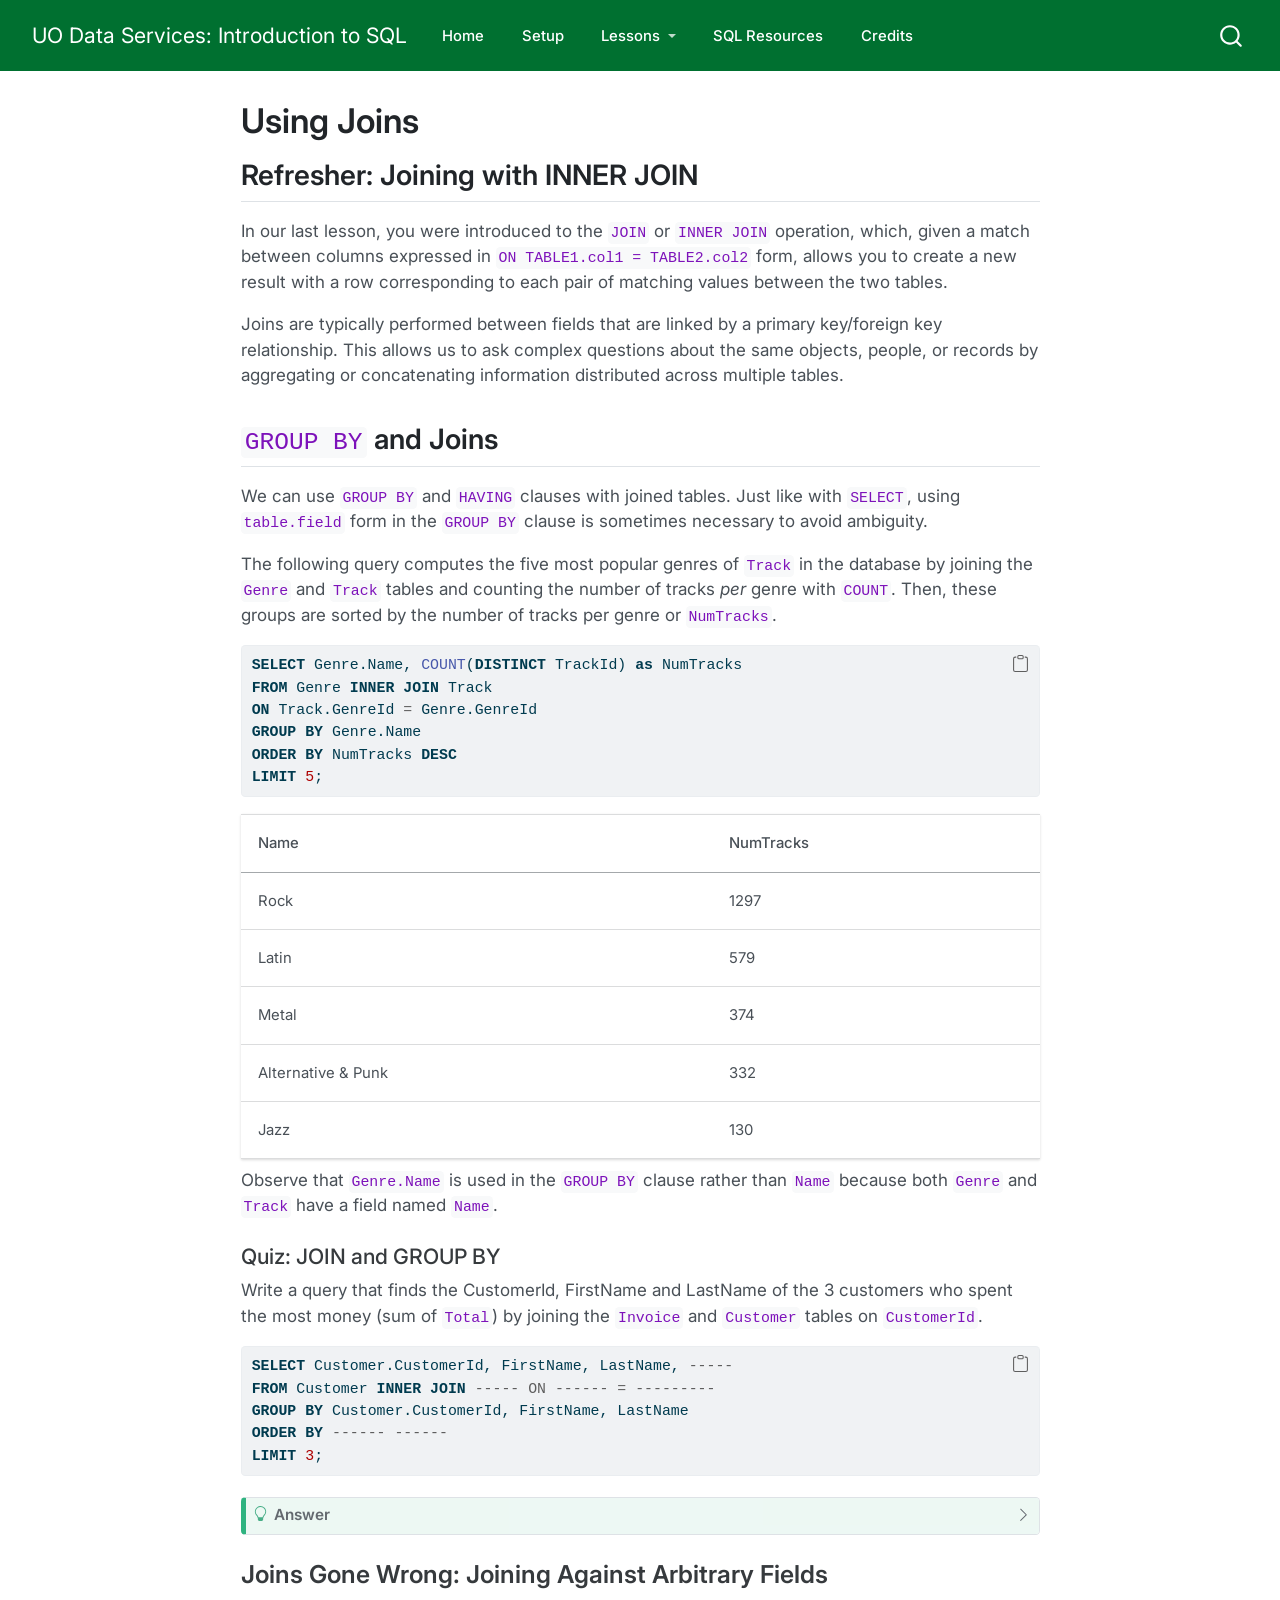
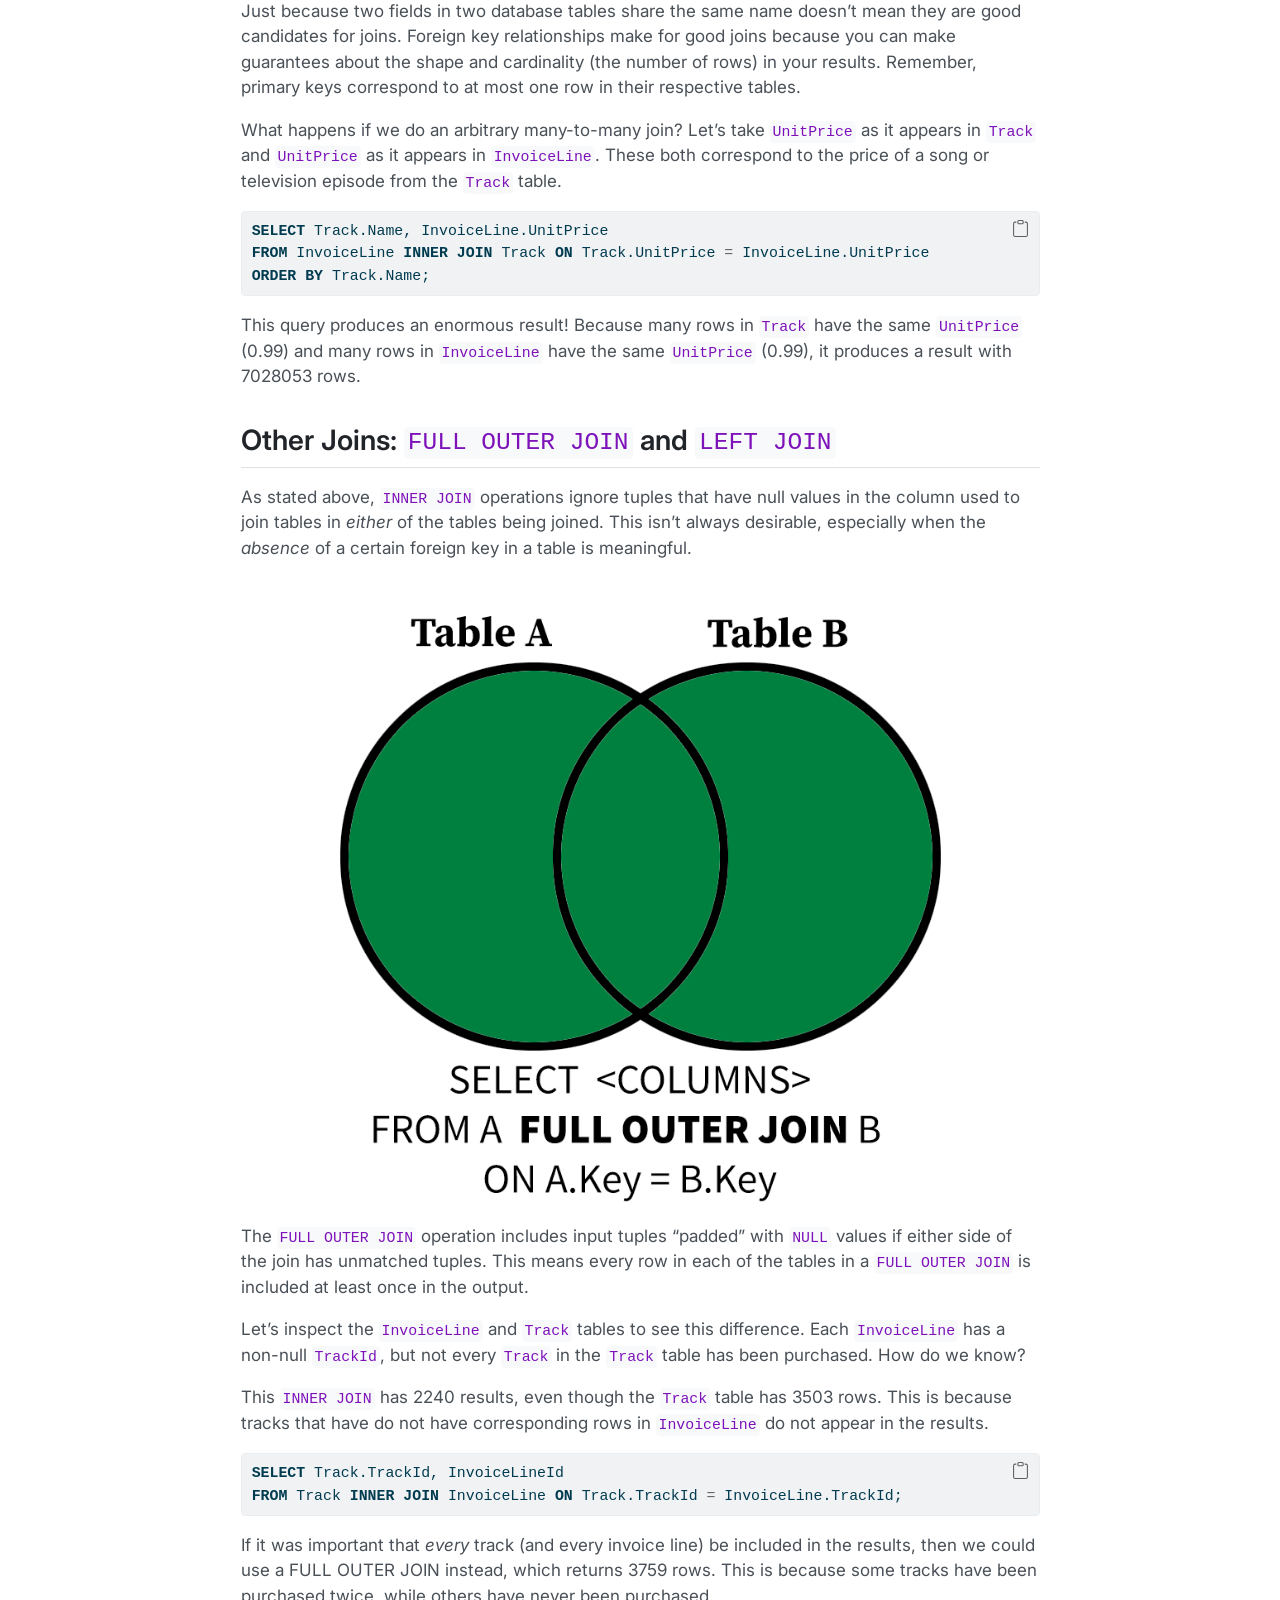
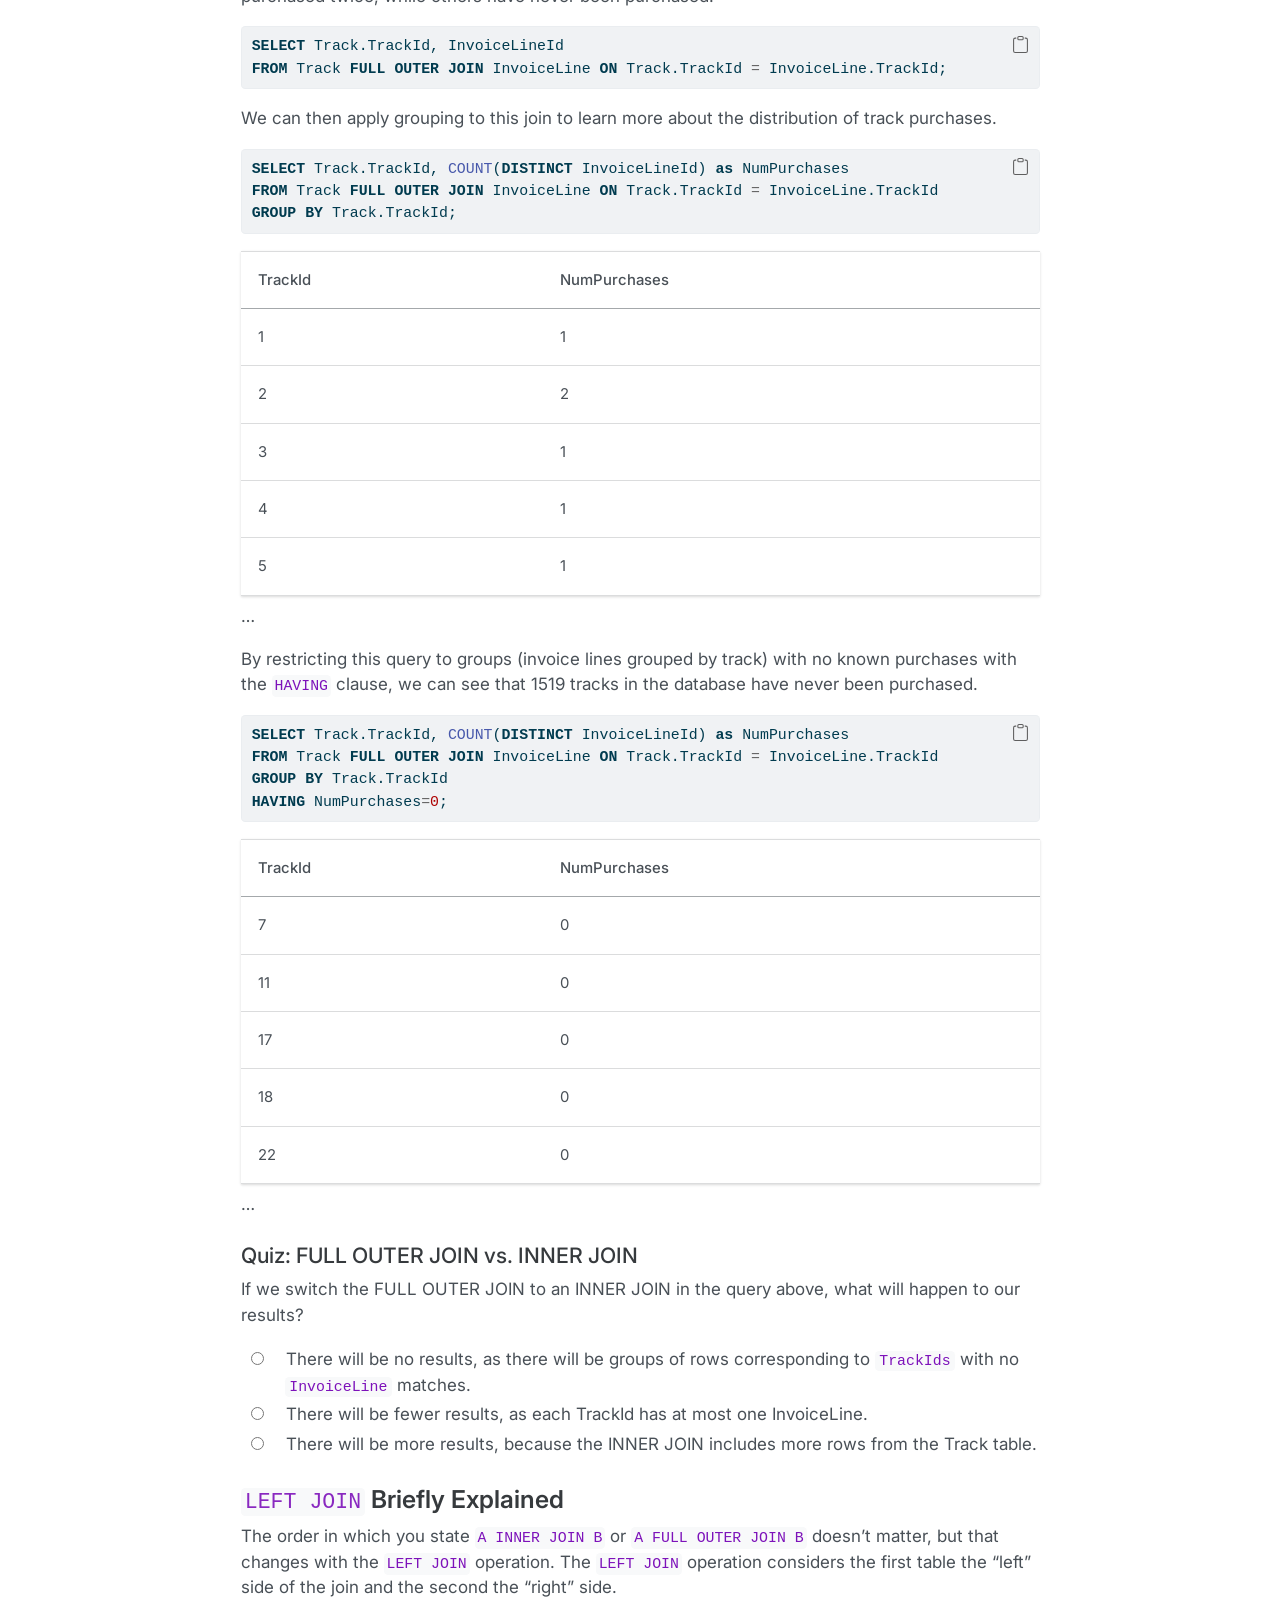
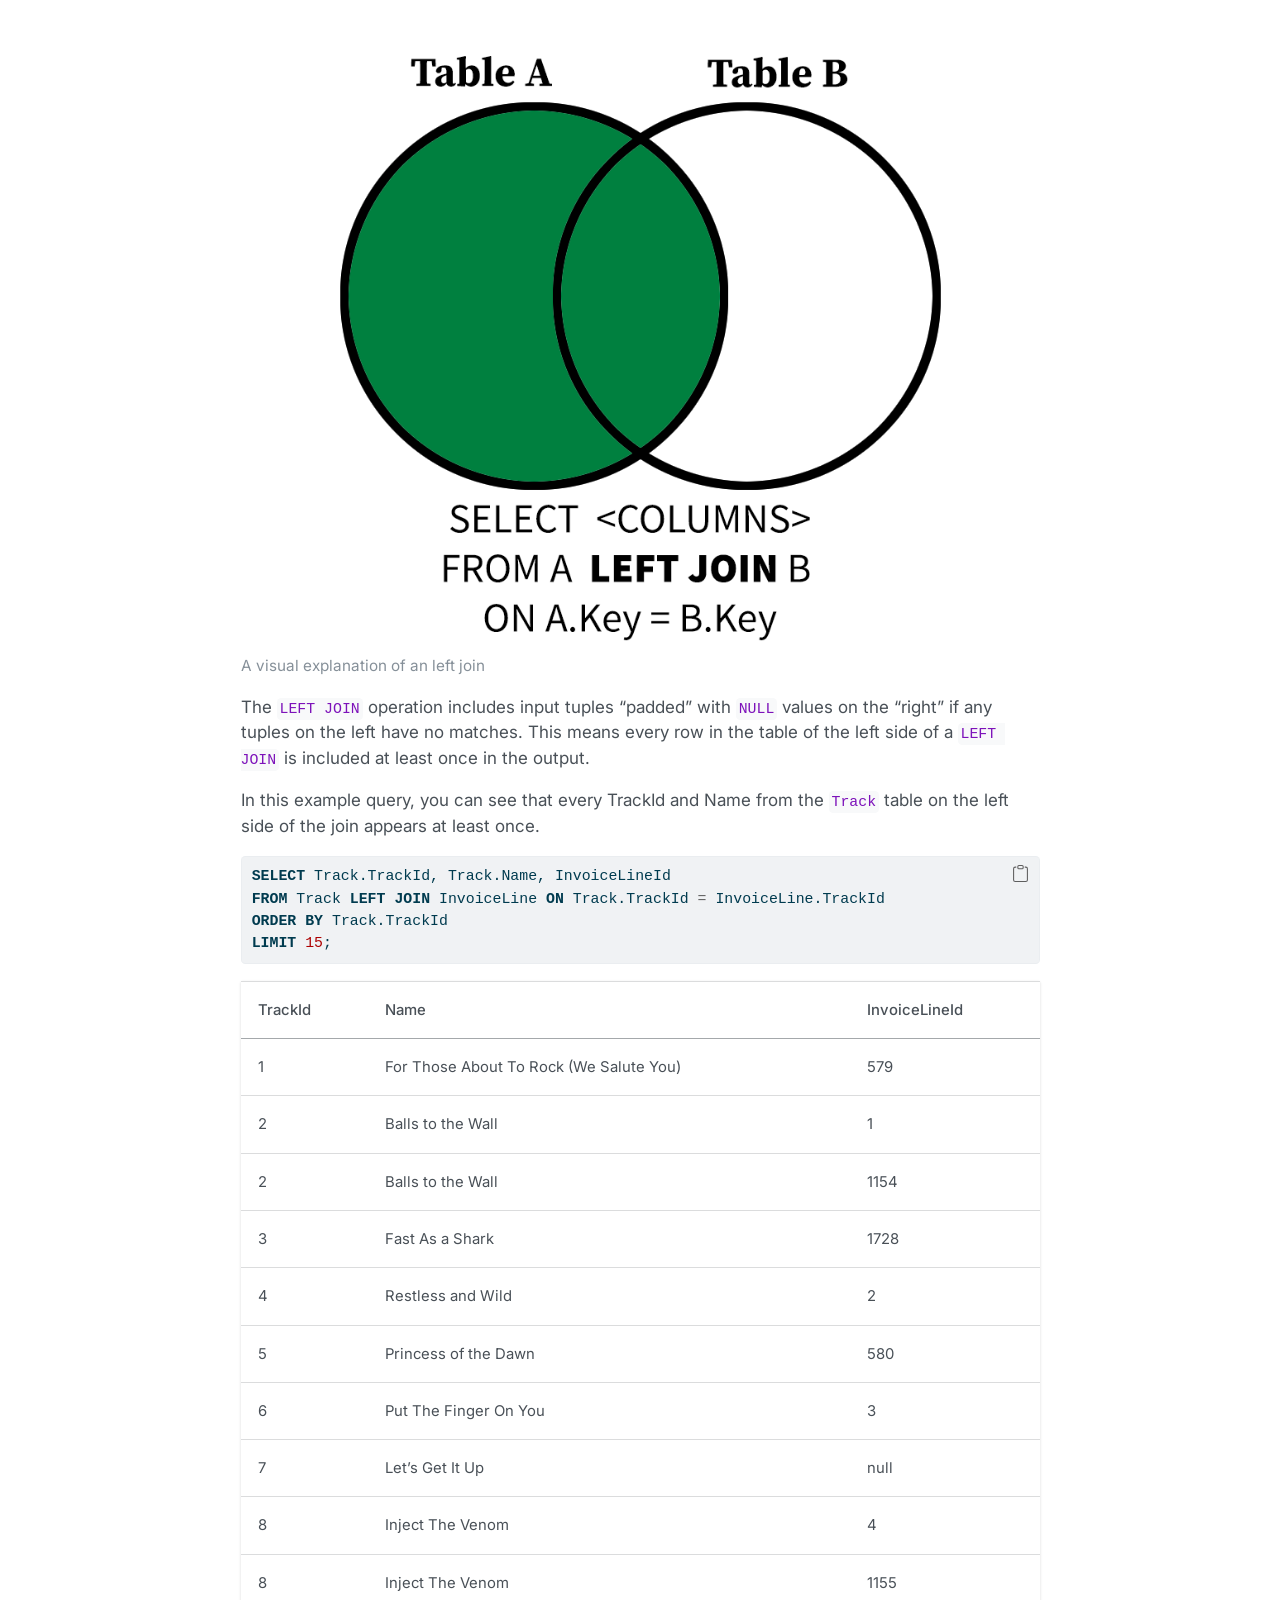
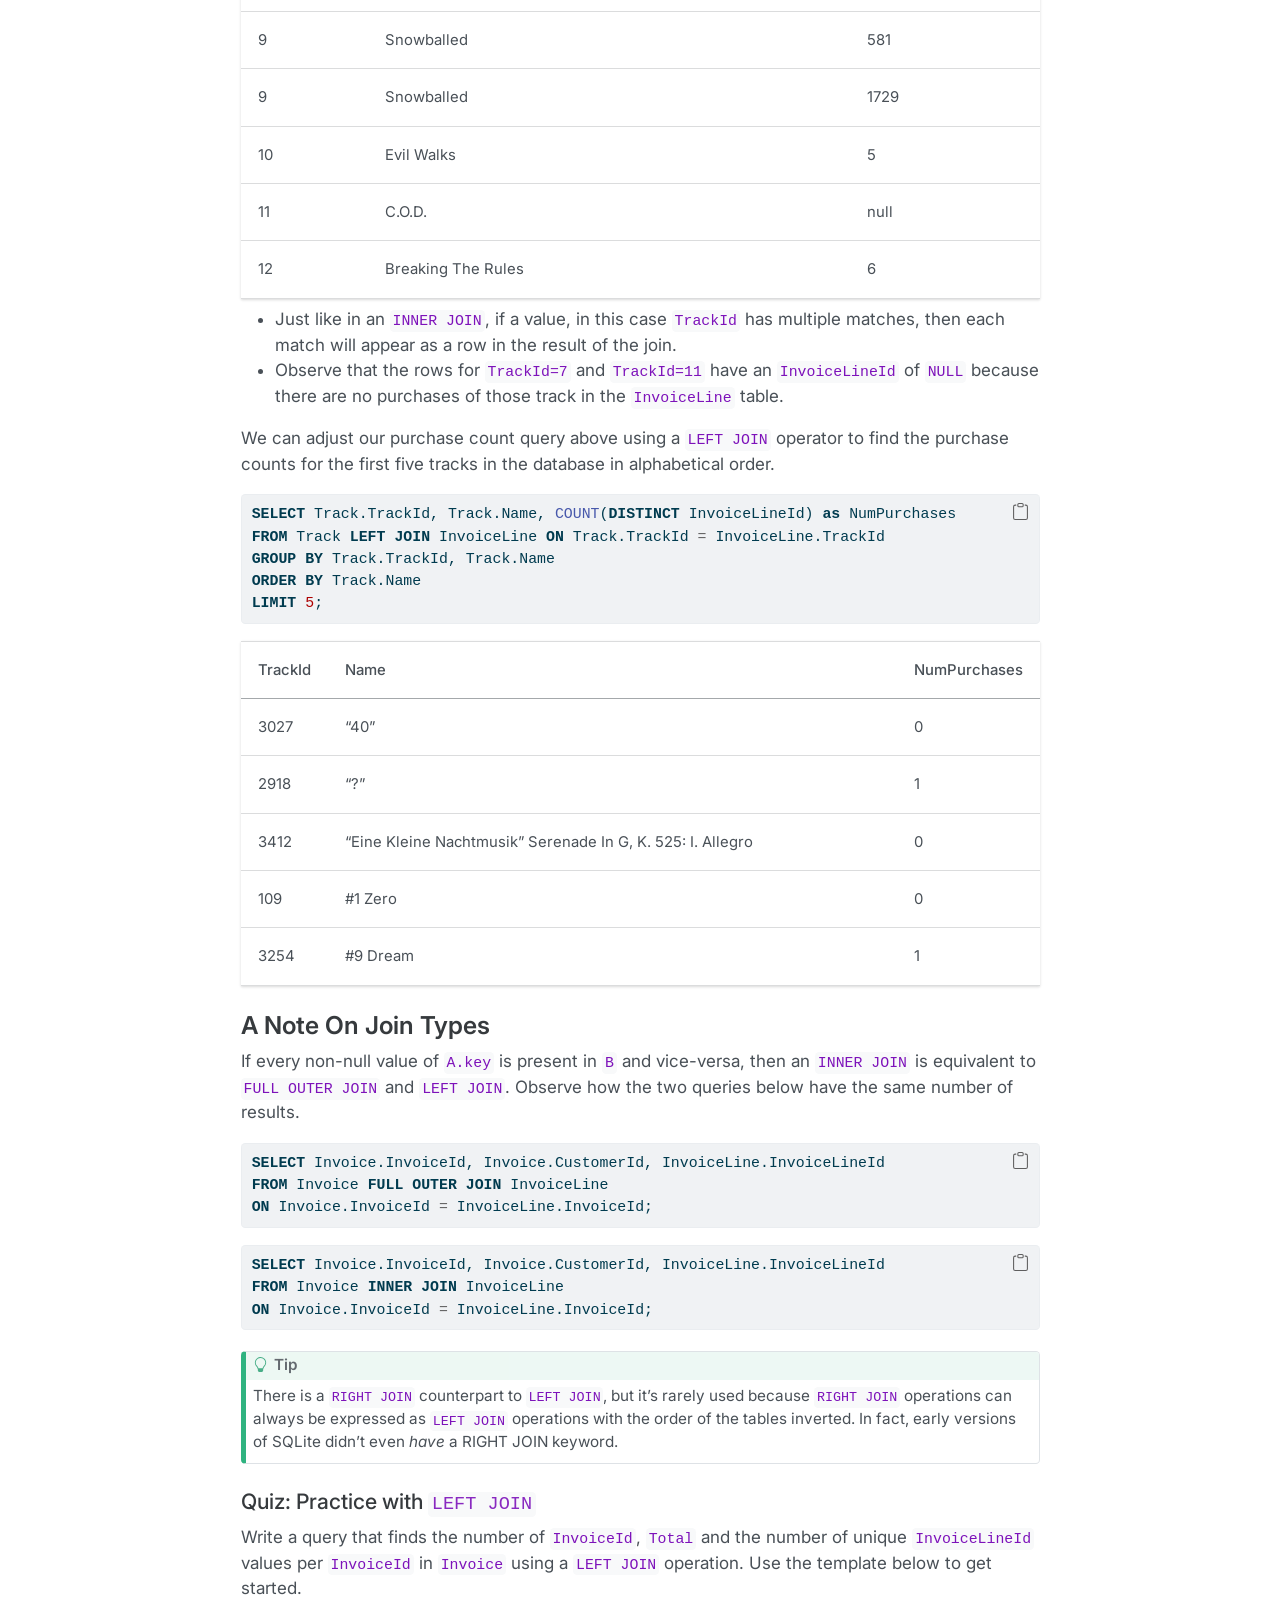
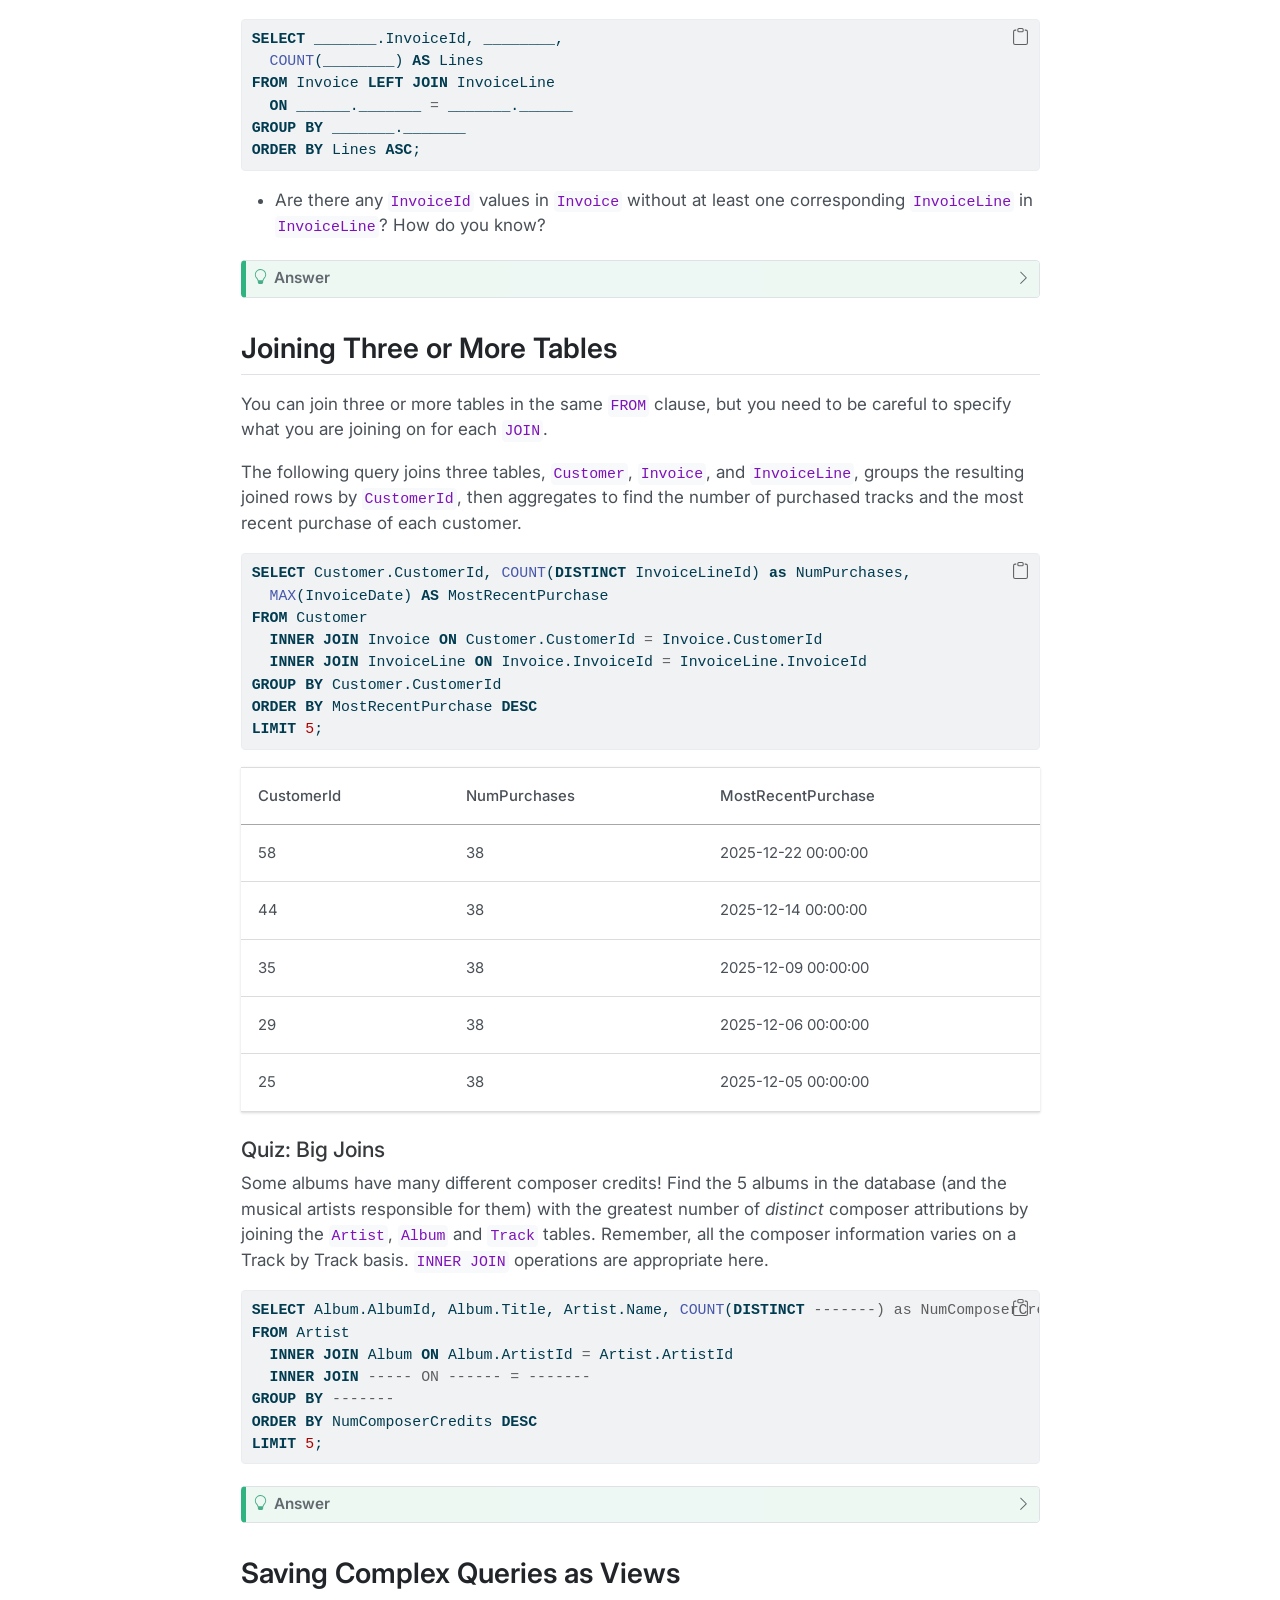
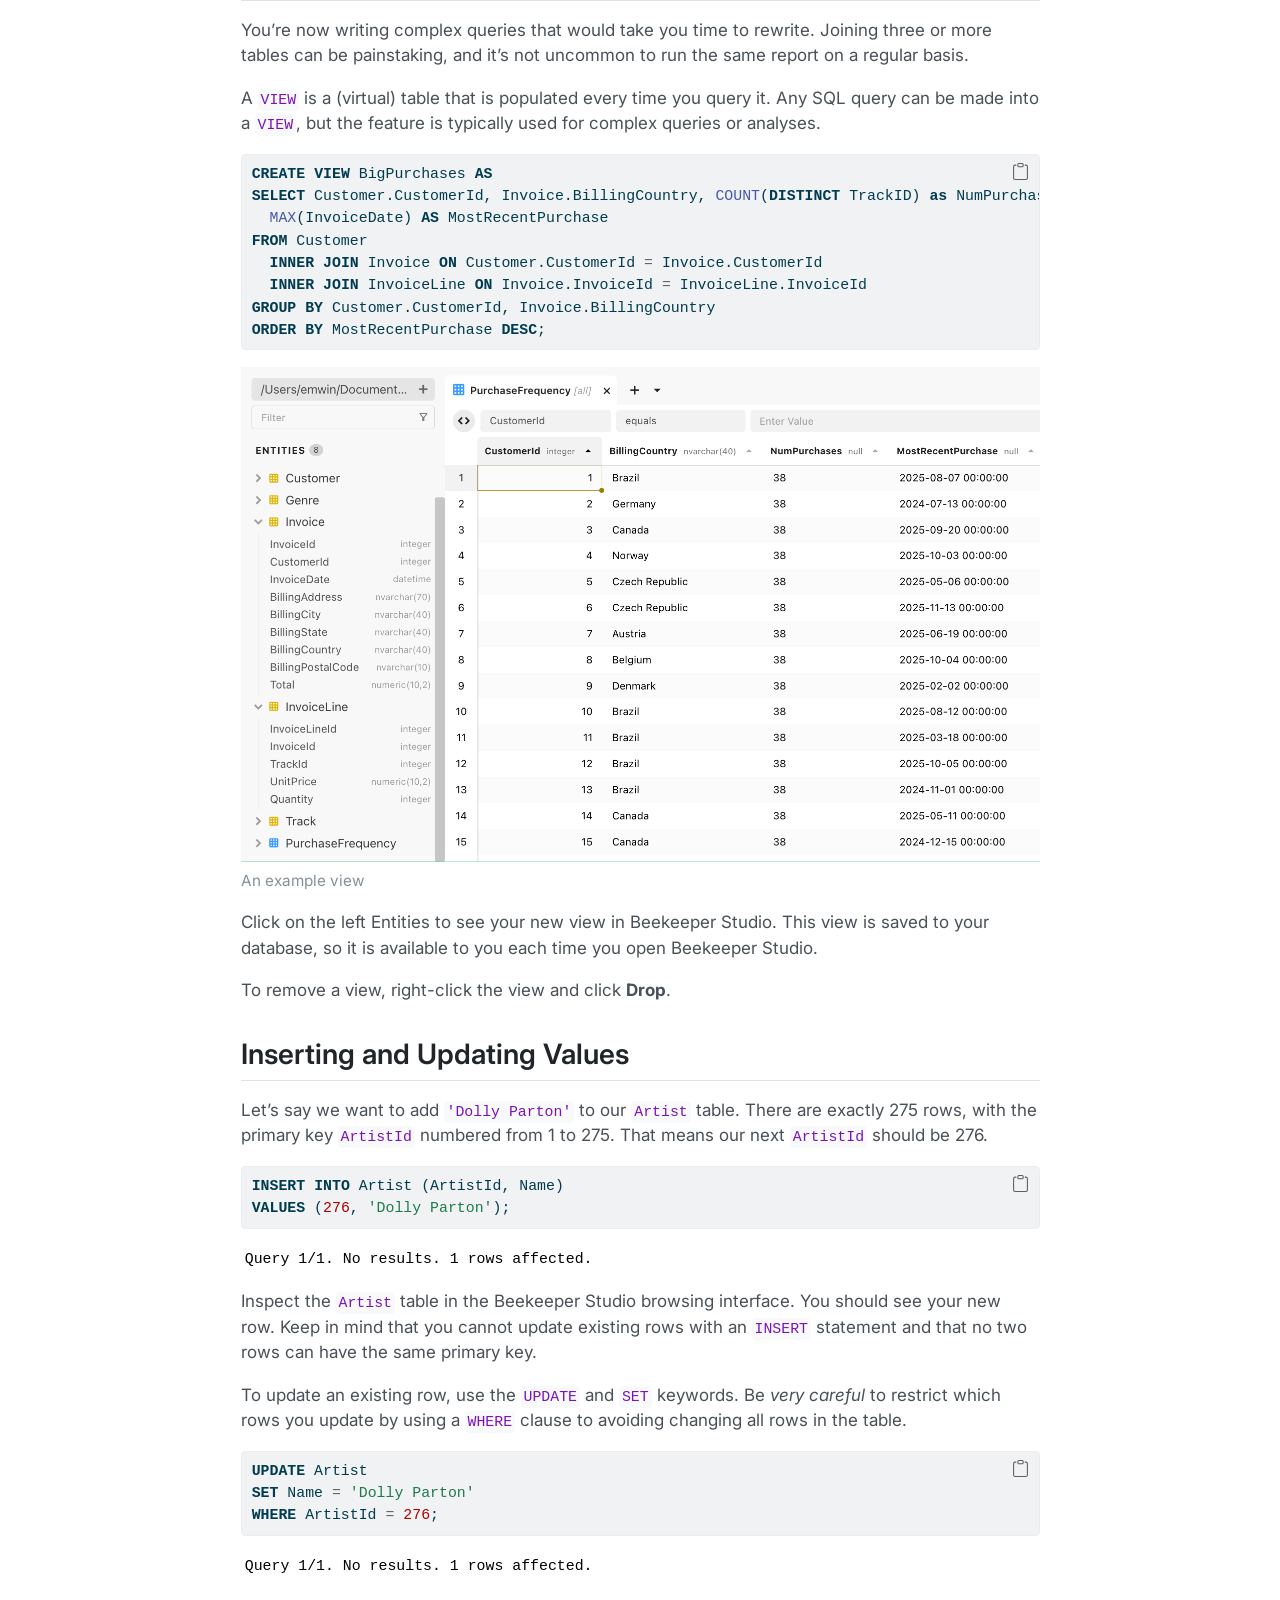
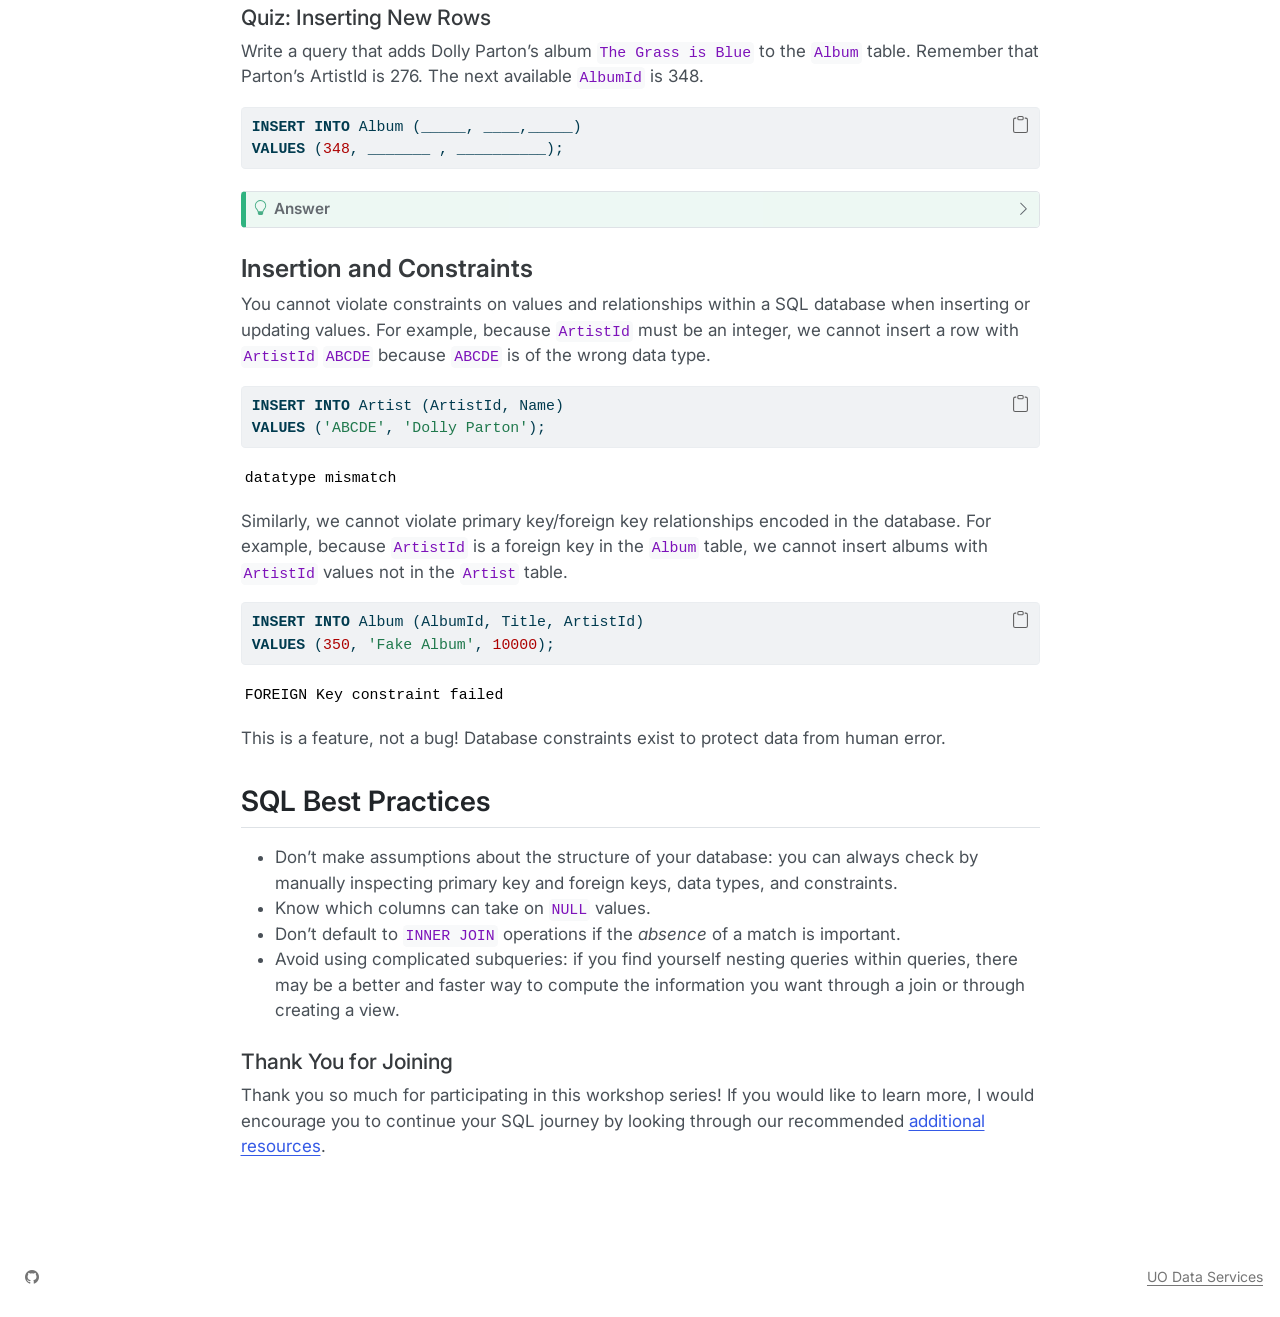
<file: lessons/lesson-6.html>
<!DOCTYPE html>
<html xmlns="http://www.w3.org/1999/xhtml" lang="en" xml:lang="en"><head>

<meta charset="utf-8">
<meta name="generator" content="quarto-1.8.17">

<meta name="viewport" content="width=device-width, initial-scale=1.0, user-scalable=yes">


<title>Using Joins – UO Data Services: Introduction to SQL</title>
<style>
code{white-space: pre-wrap;}
span.smallcaps{font-variant: small-caps;}
div.columns{display: flex; gap: min(4vw, 1.5em);}
div.column{flex: auto; overflow-x: auto;}
div.hanging-indent{margin-left: 1.5em; text-indent: -1.5em;}
ul.task-list{list-style: none;}
ul.task-list li input[type="checkbox"] {
  width: 0.8em;
  margin: 0 0.8em 0.2em -1em; /* quarto-specific, see https://github.com/quarto-dev/quarto-cli/issues/4556 */ 
  vertical-align: middle;
}
/* CSS for syntax highlighting */
html { -webkit-text-size-adjust: 100%; }
pre > code.sourceCode { white-space: pre; position: relative; }
pre > code.sourceCode > span { display: inline-block; line-height: 1.25; }
pre > code.sourceCode > span:empty { height: 1.2em; }
.sourceCode { overflow: visible; }
code.sourceCode > span { color: inherit; text-decoration: inherit; }
div.sourceCode { margin: 1em 0; }
pre.sourceCode { margin: 0; }
@media screen {
div.sourceCode { overflow: auto; }
}
@media print {
pre > code.sourceCode { white-space: pre-wrap; }
pre > code.sourceCode > span { text-indent: -5em; padding-left: 5em; }
}
pre.numberSource code
  { counter-reset: source-line 0; }
pre.numberSource code > span
  { position: relative; left: -4em; counter-increment: source-line; }
pre.numberSource code > span > a:first-child::before
  { content: counter(source-line);
    position: relative; left: -1em; text-align: right; vertical-align: baseline;
    border: none; display: inline-block;
    -webkit-touch-callout: none; -webkit-user-select: none;
    -khtml-user-select: none; -moz-user-select: none;
    -ms-user-select: none; user-select: none;
    padding: 0 4px; width: 4em;
  }
pre.numberSource { margin-left: 3em;  padding-left: 4px; }
div.sourceCode
  {   }
@media screen {
pre > code.sourceCode > span > a:first-child::before { text-decoration: underline; }
}
</style>


<script src="../site_libs/quarto-nav/quarto-nav.js"></script>
<script src="../site_libs/quarto-nav/headroom.min.js"></script>
<script src="../site_libs/clipboard/clipboard.min.js"></script>
<script src="../site_libs/quarto-search/autocomplete.umd.js"></script>
<script src="../site_libs/quarto-search/fuse.min.js"></script>
<script src="../site_libs/quarto-search/quarto-search.js"></script>
<meta name="quarto:offset" content="../">
<script src="../site_libs/quarto-html/quarto.js" type="module"></script>
<script src="../site_libs/quarto-html/tabsets/tabsets.js" type="module"></script>
<script src="../site_libs/quarto-html/axe/axe-check.js" type="module"></script>
<script src="../site_libs/quarto-html/popper.min.js"></script>
<script src="../site_libs/quarto-html/tippy.umd.min.js"></script>
<script src="../site_libs/quarto-html/anchor.min.js"></script>
<link href="../site_libs/quarto-html/tippy.css" rel="stylesheet">
<link href="../site_libs/quarto-html/quarto-syntax-highlighting-c2d8198b7f72dec16de60f0cb3fab69f.css" rel="stylesheet" id="quarto-text-highlighting-styles">
<script src="../site_libs/bootstrap/bootstrap.min.js"></script>
<link href="../site_libs/bootstrap/bootstrap-icons.css" rel="stylesheet">
<link href="../site_libs/bootstrap/bootstrap-25d36f370f74572310f8908c5fb308fd.min.css" rel="stylesheet" append-hash="true" id="quarto-bootstrap" data-mode="light">
<script id="quarto-search-options" type="application/json">{
  "location": "navbar",
  "copy-button": false,
  "collapse-after": 3,
  "panel-placement": "end",
  "type": "overlay",
  "limit": 50,
  "keyboard-shortcut": [
    "f",
    "/",
    "s"
  ],
  "show-item-context": false,
  "language": {
    "search-no-results-text": "No results",
    "search-matching-documents-text": "matching documents",
    "search-copy-link-title": "Copy link to search",
    "search-hide-matches-text": "Hide additional matches",
    "search-more-match-text": "more match in this document",
    "search-more-matches-text": "more matches in this document",
    "search-clear-button-title": "Clear",
    "search-text-placeholder": "",
    "search-detached-cancel-button-title": "Cancel",
    "search-submit-button-title": "Submit",
    "search-label": "Search"
  }
}</script>


<link rel="stylesheet" href="../styles.css">
<link rel="stylesheet" href="../include/webex.css">
</head>

<body class="nav-fixed fullcontent quarto-light">

<div id="quarto-search-results"></div>
  <header id="quarto-header" class="headroom fixed-top">
    <nav class="navbar navbar-expand-lg " data-bs-theme="dark">
      <div class="navbar-container container-fluid">
      <div class="navbar-brand-container mx-auto">
    <a href="../index.html" class="navbar-brand navbar-brand-logo">
    </a>
    <a class="navbar-brand" href="../index.html">
    <span class="navbar-title">UO Data Services: Introduction to SQL</span>
    </a>
  </div>
            <div id="quarto-search" class="" title="Search"></div>
          <button class="navbar-toggler" type="button" data-bs-toggle="collapse" data-bs-target="#navbarCollapse" aria-controls="navbarCollapse" role="menu" aria-expanded="false" aria-label="Toggle navigation" onclick="if (window.quartoToggleHeadroom) { window.quartoToggleHeadroom(); }">
  <span class="navbar-toggler-icon"></span>
</button>
          <div class="collapse navbar-collapse" id="navbarCollapse">
            <ul class="navbar-nav navbar-nav-scroll me-auto">
  <li class="nav-item">
    <a class="nav-link" href="../index.html"> 
<span class="menu-text">Home</span></a>
  </li>  
  <li class="nav-item">
    <a class="nav-link" href="../setup.html"> 
<span class="menu-text">Setup</span></a>
  </li>  
  <li class="nav-item dropdown ">
    <a class="nav-link dropdown-toggle" href="#" id="nav-menu-lessons" role="link" data-bs-toggle="dropdown" aria-expanded="false">
 <span class="menu-text">Lessons</span>
    </a>
    <ul class="dropdown-menu" aria-labelledby="nav-menu-lessons">    
        <li>
    <a class="dropdown-item" href="../lessons/lesson-1.html">
 <span class="dropdown-text">Introduction</span></a>
  </li>  
        <li>
    <a class="dropdown-item" href="../lessons/lesson-2.html">
 <span class="dropdown-text">Selection Fundamentals</span></a>
  </li>  
        <li>
    <a class="dropdown-item" href="../lessons/lesson-3.html">
 <span class="dropdown-text">Intermediate Selection</span></a>
  </li>  
        <li>
    <a class="dropdown-item" href="../lessons/lesson-4.html">
 <span class="dropdown-text">Aggregation and Grouping</span></a>
  </li>  
        <li>
    <a class="dropdown-item" href="../lessons/lesson-5.html">
 <span class="dropdown-text">Database Structure and Joining Tables</span></a>
  </li>  
        <li>
    <a class="dropdown-item" href="../lessons/lesson-6.html">
 <span class="dropdown-text">Using Joins</span></a>
  </li>  
    </ul>
  </li>
  <li class="nav-item">
    <a class="nav-link" href="../resources.html"> 
<span class="menu-text">SQL Resources</span></a>
  </li>  
  <li class="nav-item">
    <a class="nav-link" href="../credits.html"> 
<span class="menu-text">Credits</span></a>
  </li>  
</ul>
          </div> <!-- /navcollapse -->
            <div class="quarto-navbar-tools">
</div>
      </div> <!-- /container-fluid -->
    </nav>
</header>
<!-- content -->
<div id="quarto-content" class="quarto-container page-columns page-rows-contents page-layout-article page-navbar">
<!-- sidebar -->
<!-- margin-sidebar -->
    
<!-- main -->
<main class="content" id="quarto-document-content">

<header id="title-block-header" class="quarto-title-block default">
<div class="quarto-title">
<h1 class="title">Using Joins</h1>
</div>



<div class="quarto-title-meta">

    
  
    
  </div>
  


</header>


<section id="refresher-joining-with-inner-join" class="level2">
<h2 class="anchored" data-anchor-id="refresher-joining-with-inner-join">Refresher: Joining with INNER JOIN</h2>
<p>In our last lesson, you were introduced to the <code>JOIN</code> or <code>INNER JOIN</code> operation, which, given a match between columns expressed in <code>ON TABLE1.col1 = TABLE2.col2</code> form, allows you to create a new result with a row corresponding to each pair of matching values between the two tables.</p>
<p>Joins are typically performed between fields that are linked by a primary key/foreign key relationship. This allows us to ask complex questions about the same objects, people, or records by aggregating or concatenating information distributed across multiple tables.</p>
</section>
<section id="group-by-and-joins" class="level2">
<h2 class="anchored" data-anchor-id="group-by-and-joins"><code>GROUP BY</code> and Joins</h2>
<p>We can use <code>GROUP BY</code> and <code>HAVING</code> clauses with joined tables. Just like with <code>SELECT</code>, using <code>table.field</code> form in the <code>GROUP BY</code> clause is sometimes necessary to avoid ambiguity.</p>
<p>The following query computes the five most popular genres of <code>Track</code> in the database by joining the <code>Genre</code> and <code>Track</code> tables and counting the number of tracks <em>per</em> genre with <code>COUNT</code>. Then, these groups are sorted by the number of tracks per genre or <code>NumTracks</code>.</p>
<div class="code-copy-outer-scaffold"><div class="sourceCode" id="cb1"><pre class="sourceCode sql code-with-copy"><code class="sourceCode sql"><span id="cb1-1"><a href="#cb1-1" aria-hidden="true" tabindex="-1"></a><span class="kw">SELECT</span> Genre.Name, <span class="fu">COUNT</span>(<span class="kw">DISTINCT</span> TrackId) <span class="kw">as</span> NumTracks</span>
<span id="cb1-2"><a href="#cb1-2" aria-hidden="true" tabindex="-1"></a><span class="kw">FROM</span> Genre <span class="kw">INNER</span> <span class="kw">JOIN</span> Track </span>
<span id="cb1-3"><a href="#cb1-3" aria-hidden="true" tabindex="-1"></a><span class="kw">ON</span> Track.GenreId <span class="op">=</span> Genre.GenreId</span>
<span id="cb1-4"><a href="#cb1-4" aria-hidden="true" tabindex="-1"></a><span class="kw">GROUP</span> <span class="kw">BY</span> Genre.Name</span>
<span id="cb1-5"><a href="#cb1-5" aria-hidden="true" tabindex="-1"></a><span class="kw">ORDER</span> <span class="kw">BY</span> NumTracks <span class="kw">DESC</span> </span>
<span id="cb1-6"><a href="#cb1-6" aria-hidden="true" tabindex="-1"></a><span class="kw">LIMIT</span> <span class="dv">5</span>;</span></code></pre></div><button title="Copy to Clipboard" class="code-copy-button"><i class="bi"></i></button></div>
<table class="caption-top table">
<thead>
<tr class="header">
<th>Name</th>
<th>NumTracks</th>
</tr>
</thead>
<tbody>
<tr class="odd">
<td>Rock</td>
<td>1297</td>
</tr>
<tr class="even">
<td>Latin</td>
<td>579</td>
</tr>
<tr class="odd">
<td>Metal</td>
<td>374</td>
</tr>
<tr class="even">
<td>Alternative &amp; Punk</td>
<td>332</td>
</tr>
<tr class="odd">
<td>Jazz</td>
<td>130</td>
</tr>
</tbody>
</table>
<p>Observe that <code>Genre.Name</code> is used in the <code>GROUP BY</code> clause rather than <code>Name</code> because both <code>Genre</code> and <code>Track</code> have a field named <code>Name</code>.</p>
<section id="quiz-join-and-group-by" class="level4">
<h4 class="anchored" data-anchor-id="quiz-join-and-group-by">Quiz: JOIN and GROUP BY</h4>
<p>Write a query that finds the CustomerId, FirstName and LastName of the 3 customers who spent the most money (sum of <code>Total</code>) by joining the <code>Invoice</code> and <code>Customer</code> tables on <code>CustomerId</code>.</p>
<div class="code-copy-outer-scaffold"><div class="sourceCode" id="cb2"><pre class="sourceCode sql code-with-copy"><code class="sourceCode sql"><span id="cb2-1"><a href="#cb2-1" aria-hidden="true" tabindex="-1"></a><span class="kw">SELECT</span> Customer.CustomerId, FirstName, LastName, <span class="co">-----</span></span>
<span id="cb2-2"><a href="#cb2-2" aria-hidden="true" tabindex="-1"></a><span class="kw">FROM</span> Customer <span class="kw">INNER</span> <span class="kw">JOIN</span> <span class="co">----- ON ------ = ---------</span></span>
<span id="cb2-3"><a href="#cb2-3" aria-hidden="true" tabindex="-1"></a><span class="kw">GROUP</span> <span class="kw">BY</span> Customer.CustomerId, FirstName, LastName</span>
<span id="cb2-4"><a href="#cb2-4" aria-hidden="true" tabindex="-1"></a><span class="kw">ORDER</span> <span class="kw">BY</span> <span class="co">------ ------</span></span>
<span id="cb2-5"><a href="#cb2-5" aria-hidden="true" tabindex="-1"></a><span class="kw">LIMIT</span> <span class="dv">3</span>;</span></code></pre></div><button title="Copy to Clipboard" class="code-copy-button"><i class="bi"></i></button></div>
<div class="callout callout-style-default callout-tip callout-titled">
<div class="callout-header d-flex align-content-center collapsed" data-bs-toggle="collapse" data-bs-target=".callout-1-contents" aria-controls="callout-1" aria-expanded="false" aria-label="Toggle callout">
<div class="callout-icon-container">
<i class="callout-icon"></i>
</div>
<div class="callout-title-container flex-fill">
<span class="screen-reader-only">Tip</span>Answer
</div>
<div class="callout-btn-toggle d-inline-block border-0 py-1 ps-1 pe-0 float-end"><i class="callout-toggle"></i></div>
</div>
<div id="callout-1" class="callout-1-contents callout-collapse collapse">
<div class="callout-body-container callout-body">
<div class="code-copy-outer-scaffold"><div class="sourceCode" id="cb3"><pre class="sourceCode sql code-with-copy"><code class="sourceCode sql"><span id="cb3-1"><a href="#cb3-1" aria-hidden="true" tabindex="-1"></a><span class="kw">SELECT</span> Customer.CustomerId, FirstName, LastName, <span class="fu">SUM</span>(Total)</span>
<span id="cb3-2"><a href="#cb3-2" aria-hidden="true" tabindex="-1"></a><span class="kw">FROM</span> Customer <span class="kw">INNER</span> <span class="kw">JOIN</span> Invoice </span>
<span id="cb3-3"><a href="#cb3-3" aria-hidden="true" tabindex="-1"></a><span class="kw">ON</span> Customer.CustomerId <span class="op">=</span> Invoice.CustomerId</span>
<span id="cb3-4"><a href="#cb3-4" aria-hidden="true" tabindex="-1"></a><span class="kw">GROUP</span> <span class="kw">BY</span> Customer.CustomerId, FirstName, LastName </span>
<span id="cb3-5"><a href="#cb3-5" aria-hidden="true" tabindex="-1"></a><span class="kw">ORDER</span> <span class="kw">BY</span> <span class="fu">SUM</span>(Total) <span class="kw">DESC</span></span>
<span id="cb3-6"><a href="#cb3-6" aria-hidden="true" tabindex="-1"></a><span class="kw">LIMIT</span> <span class="dv">3</span>;</span></code></pre></div><button title="Copy to Clipboard" class="code-copy-button"><i class="bi"></i></button></div>
<table class="caption-top table">
<thead>
<tr class="header">
<th>CustomerId</th>
<th>FirstName</th>
<th>LastName</th>
<th>SUM(Total)</th>
</tr>
</thead>
<tbody>
<tr class="odd">
<td>6</td>
<td>Helena</td>
<td>Holý</td>
<td>49.62</td>
</tr>
<tr class="even">
<td>26</td>
<td>Richard</td>
<td>Cunningham</td>
<td>47.62</td>
</tr>
<tr class="odd">
<td>57</td>
<td>Luis</td>
<td>Rojas</td>
<td>46.62</td>
</tr>
</tbody>
</table>
</div>
</div>
</div>
</section>
<section id="joins-gone-wrong-joining-against-arbitrary-fields" class="level3">
<h3 class="anchored" data-anchor-id="joins-gone-wrong-joining-against-arbitrary-fields">Joins Gone Wrong: Joining Against Arbitrary Fields</h3>
<p>Just because two fields in two database tables share the same name doesn’t mean they are good candidates for joins. Foreign key relationships make for good joins because you can make guarantees about the shape and cardinality (the number of rows) in your results. Remember, primary keys correspond to at most one row in their respective tables.</p>
<p>What happens if we do an arbitrary many-to-many join? Let’s take <code>UnitPrice</code> as it appears in <code>Track</code> and <code>UnitPrice</code> as it appears in <code>InvoiceLine</code>. These both correspond to the price of a song or television episode from the <code>Track</code> table.</p>
<div class="code-copy-outer-scaffold"><div class="sourceCode" id="cb4"><pre class="sourceCode sql code-with-copy"><code class="sourceCode sql"><span id="cb4-1"><a href="#cb4-1" aria-hidden="true" tabindex="-1"></a><span class="kw">SELECT</span> Track.Name, InvoiceLine.UnitPrice</span>
<span id="cb4-2"><a href="#cb4-2" aria-hidden="true" tabindex="-1"></a><span class="kw">FROM</span> InvoiceLine <span class="kw">INNER</span> <span class="kw">JOIN</span> Track <span class="kw">ON</span> Track.UnitPrice <span class="op">=</span> InvoiceLine.UnitPrice</span>
<span id="cb4-3"><a href="#cb4-3" aria-hidden="true" tabindex="-1"></a><span class="kw">ORDER</span> <span class="kw">BY</span> Track.Name;</span></code></pre></div><button title="Copy to Clipboard" class="code-copy-button"><i class="bi"></i></button></div>
<p>This query produces an enormous result! Because many rows in <code>Track</code> have the same <code>UnitPrice</code> (0.99) and many rows in <code>InvoiceLine</code> have the same <code>UnitPrice</code> (0.99), it produces a result with 7028053 rows.</p>
</section>
</section>
<section id="other-joins-full-outer-join-and-left-join" class="level2">
<h2 class="anchored" data-anchor-id="other-joins-full-outer-join-and-left-join">Other Joins: <code>FULL OUTER JOIN</code> and <code>LEFT JOIN</code></h2>
<p>As stated above, <code>INNER JOIN</code> operations ignore tuples that have null values in the column used to join tables in <em>either</em> of the tables being joined. This isn’t always desirable, especially when the <em>absence</em> of a certain foreign key in a table is meaningful.</p>
<p><img src="../images/05-outer-join.png" class="img-fluid quarto-figure quarto-figure-left" width="800" alt="A visual explanation of an outer join"> The <code>FULL OUTER JOIN</code> operation includes input tuples “padded” with <code>NULL</code> values if either side of the join has unmatched tuples. This means every row in each of the tables in a <code>FULL OUTER JOIN</code> is included at least once in the output.</p>
<p>Let’s inspect the <code>InvoiceLine</code> and <code>Track</code> tables to see this difference. Each <code>InvoiceLine</code> has a non-null <code>TrackId</code>, but not every <code>Track</code> in the <code>Track</code> table has been purchased. How do we know?</p>
<p>This <code>INNER JOIN</code> has 2240 results, even though the <code>Track</code> table has 3503 rows. This is because tracks that have do not have corresponding rows in <code>InvoiceLine</code> do not appear in the results.</p>
<div class="code-copy-outer-scaffold"><div class="sourceCode" id="cb5"><pre class="sourceCode sql code-with-copy"><code class="sourceCode sql"><span id="cb5-1"><a href="#cb5-1" aria-hidden="true" tabindex="-1"></a><span class="kw">SELECT</span> Track.TrackId, InvoiceLineId</span>
<span id="cb5-2"><a href="#cb5-2" aria-hidden="true" tabindex="-1"></a><span class="kw">FROM</span> Track <span class="kw">INNER</span> <span class="kw">JOIN</span> InvoiceLine <span class="kw">ON</span> Track.TrackId <span class="op">=</span> InvoiceLine.TrackId;</span></code></pre></div><button title="Copy to Clipboard" class="code-copy-button"><i class="bi"></i></button></div>
<p>If it was important that <em>every</em> track (and every invoice line) be included in the results, then we could use a FULL OUTER JOIN instead, which returns 3759 rows. This is because some tracks have been purchased twice, while others have never been purchased.</p>
<div class="code-copy-outer-scaffold"><div class="sourceCode" id="cb6"><pre class="sourceCode sql code-with-copy"><code class="sourceCode sql"><span id="cb6-1"><a href="#cb6-1" aria-hidden="true" tabindex="-1"></a><span class="kw">SELECT</span> Track.TrackId, InvoiceLineId</span>
<span id="cb6-2"><a href="#cb6-2" aria-hidden="true" tabindex="-1"></a><span class="kw">FROM</span> Track <span class="kw">FULL</span> <span class="kw">OUTER</span> <span class="kw">JOIN</span> InvoiceLine <span class="kw">ON</span> Track.TrackId <span class="op">=</span> InvoiceLine.TrackId;</span></code></pre></div><button title="Copy to Clipboard" class="code-copy-button"><i class="bi"></i></button></div>
<p>We can then apply grouping to this join to learn more about the distribution of track purchases.</p>
<div class="code-copy-outer-scaffold"><div class="sourceCode" id="cb7"><pre class="sourceCode sql code-with-copy"><code class="sourceCode sql"><span id="cb7-1"><a href="#cb7-1" aria-hidden="true" tabindex="-1"></a><span class="kw">SELECT</span> Track.TrackId, <span class="fu">COUNT</span>(<span class="kw">DISTINCT</span> InvoiceLineId) <span class="kw">as</span> NumPurchases</span>
<span id="cb7-2"><a href="#cb7-2" aria-hidden="true" tabindex="-1"></a><span class="kw">FROM</span> Track <span class="kw">FULL</span> <span class="kw">OUTER</span> <span class="kw">JOIN</span> InvoiceLine <span class="kw">ON</span> Track.TrackId <span class="op">=</span> InvoiceLine.TrackId</span>
<span id="cb7-3"><a href="#cb7-3" aria-hidden="true" tabindex="-1"></a><span class="kw">GROUP</span> <span class="kw">BY</span> Track.TrackId;</span></code></pre></div><button title="Copy to Clipboard" class="code-copy-button"><i class="bi"></i></button></div>
<table class="caption-top table">
<thead>
<tr class="header">
<th>TrackId</th>
<th>NumPurchases</th>
</tr>
</thead>
<tbody>
<tr class="odd">
<td>1</td>
<td>1</td>
</tr>
<tr class="even">
<td>2</td>
<td>2</td>
</tr>
<tr class="odd">
<td>3</td>
<td>1</td>
</tr>
<tr class="even">
<td>4</td>
<td>1</td>
</tr>
<tr class="odd">
<td>5</td>
<td>1</td>
</tr>
</tbody>
</table>
<p>…</p>
<p>By restricting this query to groups (invoice lines grouped by track) with no known purchases with the <code>HAVING</code> clause, we can see that 1519 tracks in the database have never been purchased.</p>
<div class="code-copy-outer-scaffold"><div class="sourceCode" id="cb8"><pre class="sourceCode sql code-with-copy"><code class="sourceCode sql"><span id="cb8-1"><a href="#cb8-1" aria-hidden="true" tabindex="-1"></a><span class="kw">SELECT</span> Track.TrackId, <span class="fu">COUNT</span>(<span class="kw">DISTINCT</span> InvoiceLineId) <span class="kw">as</span> NumPurchases</span>
<span id="cb8-2"><a href="#cb8-2" aria-hidden="true" tabindex="-1"></a><span class="kw">FROM</span> Track <span class="kw">FULL</span> <span class="kw">OUTER</span> <span class="kw">JOIN</span> InvoiceLine <span class="kw">ON</span> Track.TrackId <span class="op">=</span> InvoiceLine.TrackId</span>
<span id="cb8-3"><a href="#cb8-3" aria-hidden="true" tabindex="-1"></a><span class="kw">GROUP</span> <span class="kw">BY</span> Track.TrackId</span>
<span id="cb8-4"><a href="#cb8-4" aria-hidden="true" tabindex="-1"></a><span class="kw">HAVING</span> NumPurchases<span class="op">=</span><span class="dv">0</span>;</span></code></pre></div><button title="Copy to Clipboard" class="code-copy-button"><i class="bi"></i></button></div>
<table class="caption-top table">
<thead>
<tr class="header">
<th>TrackId</th>
<th>NumPurchases</th>
</tr>
</thead>
<tbody>
<tr class="odd">
<td>7</td>
<td>0</td>
</tr>
<tr class="even">
<td>11</td>
<td>0</td>
</tr>
<tr class="odd">
<td>17</td>
<td>0</td>
</tr>
<tr class="even">
<td>18</td>
<td>0</td>
</tr>
<tr class="odd">
<td>22</td>
<td>0</td>
</tr>
</tbody>
</table>
<p>…</p>
<section id="quiz-full-outer-join-vs.-inner-join" class="level4">
<h4 class="anchored" data-anchor-id="quiz-full-outer-join-vs.-inner-join">Quiz: FULL OUTER JOIN vs.&nbsp;INNER JOIN</h4>
<p>If we switch the FULL OUTER JOIN to an INNER JOIN in the query above, what will happen to our results?</p>
<div id="radio_WVGNKQEPLA" class="webex-radiogroup">
<label><input type="radio" autocomplete="off" name="radio_WVGNKQEPLA" value="answer"> <span>There will be no results, as there will be groups of rows corresponding to <code>TrackIds</code> with no <code>InvoiceLine</code> matches.</span></label><label><input type="radio" autocomplete="off" name="radio_WVGNKQEPLA" value=""> <span>There will be fewer results, as each TrackId has at most one InvoiceLine.</span></label><label><input type="radio" autocomplete="off" name="radio_WVGNKQEPLA" value=""> <span>There will be more results, because the INNER JOIN includes more rows from the Track table.</span></label>
</div>
</section>
<section id="left-join-briefly-explained" class="level3">
<h3 class="anchored" data-anchor-id="left-join-briefly-explained"><code>LEFT JOIN</code> Briefly Explained</h3>
<p>The order in which you state <code>A INNER JOIN B</code> or <code>A FULL OUTER JOIN B</code> doesn’t matter, but that changes with the <code>LEFT JOIN</code> operation. The <code>LEFT JOIN</code> operation considers the first table the “left” side of the join and the second the “right” side.</p>
<div class="quarto-figure quarto-figure-left">
<figure class="figure">
<p><img src="../images/05-left-join.png" class="img-fluid figure-img" width="800"></p>
<figcaption>A visual explanation of an left join</figcaption>
</figure>
</div>
<p>The <code>LEFT JOIN</code> operation includes input tuples “padded” with <code>NULL</code> values on the “right” if any tuples on the left have no matches. This means every row in the table of the left side of a <code>LEFT JOIN</code> is included at least once in the output.</p>
<p>In this example query, you can see that every TrackId and Name from the <code>Track</code> table on the left side of the join appears at least once.</p>
<div class="code-copy-outer-scaffold"><div class="sourceCode" id="cb9"><pre class="sourceCode sql code-with-copy"><code class="sourceCode sql"><span id="cb9-1"><a href="#cb9-1" aria-hidden="true" tabindex="-1"></a><span class="kw">SELECT</span> Track.TrackId, Track.Name, InvoiceLineId</span>
<span id="cb9-2"><a href="#cb9-2" aria-hidden="true" tabindex="-1"></a><span class="kw">FROM</span> Track <span class="kw">LEFT</span> <span class="kw">JOIN</span> InvoiceLine <span class="kw">ON</span> Track.TrackId <span class="op">=</span> InvoiceLine.TrackId</span>
<span id="cb9-3"><a href="#cb9-3" aria-hidden="true" tabindex="-1"></a><span class="kw">ORDER</span> <span class="kw">BY</span> Track.TrackId</span>
<span id="cb9-4"><a href="#cb9-4" aria-hidden="true" tabindex="-1"></a><span class="kw">LIMIT</span> <span class="dv">15</span>;</span></code></pre></div><button title="Copy to Clipboard" class="code-copy-button"><i class="bi"></i></button></div>
<table class="caption-top table">
<thead>
<tr class="header">
<th>TrackId</th>
<th>Name</th>
<th>InvoiceLineId</th>
</tr>
</thead>
<tbody>
<tr class="odd">
<td>1</td>
<td>For Those About To Rock (We Salute You)</td>
<td>579</td>
</tr>
<tr class="even">
<td>2</td>
<td>Balls to the Wall</td>
<td>1</td>
</tr>
<tr class="odd">
<td>2</td>
<td>Balls to the Wall</td>
<td>1154</td>
</tr>
<tr class="even">
<td>3</td>
<td>Fast As a Shark</td>
<td>1728</td>
</tr>
<tr class="odd">
<td>4</td>
<td>Restless and Wild</td>
<td>2</td>
</tr>
<tr class="even">
<td>5</td>
<td>Princess of the Dawn</td>
<td>580</td>
</tr>
<tr class="odd">
<td>6</td>
<td>Put The Finger On You</td>
<td>3</td>
</tr>
<tr class="even">
<td>7</td>
<td>Let’s Get It Up</td>
<td>null</td>
</tr>
<tr class="odd">
<td>8</td>
<td>Inject The Venom</td>
<td>4</td>
</tr>
<tr class="even">
<td>8</td>
<td>Inject The Venom</td>
<td>1155</td>
</tr>
<tr class="odd">
<td>9</td>
<td>Snowballed</td>
<td>581</td>
</tr>
<tr class="even">
<td>9</td>
<td>Snowballed</td>
<td>1729</td>
</tr>
<tr class="odd">
<td>10</td>
<td>Evil Walks</td>
<td>5</td>
</tr>
<tr class="even">
<td>11</td>
<td>C.O.D.</td>
<td>null</td>
</tr>
<tr class="odd">
<td>12</td>
<td>Breaking The Rules</td>
<td>6</td>
</tr>
</tbody>
</table>
<ul>
<li>Just like in an <code>INNER JOIN</code>, if a value, in this case <code>TrackId</code> has multiple matches, then each match will appear as a row in the result of the join.</li>
<li>Observe that the rows for <code>TrackId=7</code> and <code>TrackId=11</code> have an <code>InvoiceLineId</code> of <code>NULL</code> because there are no purchases of those track in the <code>InvoiceLine</code> table.</li>
</ul>
<p>We can adjust our purchase count query above using a <code>LEFT JOIN</code> operator to find the purchase counts for the first five tracks in the database in alphabetical order.</p>
<div class="code-copy-outer-scaffold"><div class="sourceCode" id="cb10"><pre class="sourceCode sql code-with-copy"><code class="sourceCode sql"><span id="cb10-1"><a href="#cb10-1" aria-hidden="true" tabindex="-1"></a><span class="kw">SELECT</span> Track.TrackId, Track.Name, <span class="fu">COUNT</span>(<span class="kw">DISTINCT</span> InvoiceLineId) <span class="kw">as</span> NumPurchases</span>
<span id="cb10-2"><a href="#cb10-2" aria-hidden="true" tabindex="-1"></a><span class="kw">FROM</span> Track <span class="kw">LEFT</span> <span class="kw">JOIN</span> InvoiceLine <span class="kw">ON</span> Track.TrackId <span class="op">=</span> InvoiceLine.TrackId</span>
<span id="cb10-3"><a href="#cb10-3" aria-hidden="true" tabindex="-1"></a><span class="kw">GROUP</span> <span class="kw">BY</span> Track.TrackId, Track.Name</span>
<span id="cb10-4"><a href="#cb10-4" aria-hidden="true" tabindex="-1"></a><span class="kw">ORDER</span> <span class="kw">BY</span> Track.Name </span>
<span id="cb10-5"><a href="#cb10-5" aria-hidden="true" tabindex="-1"></a><span class="kw">LIMIT</span> <span class="dv">5</span>;</span></code></pre></div><button title="Copy to Clipboard" class="code-copy-button"><i class="bi"></i></button></div>
<table class="caption-top table">
<colgroup>
<col style="width: 9%">
<col style="width: 75%">
<col style="width: 15%">
</colgroup>
<thead>
<tr class="header">
<th>TrackId</th>
<th>Name</th>
<th>NumPurchases</th>
</tr>
</thead>
<tbody>
<tr class="odd">
<td>3027</td>
<td>“40”</td>
<td>0</td>
</tr>
<tr class="even">
<td>2918</td>
<td>“?”</td>
<td>1</td>
</tr>
<tr class="odd">
<td>3412</td>
<td>“Eine Kleine Nachtmusik” Serenade In G, K. 525: I. Allegro</td>
<td>0</td>
</tr>
<tr class="even">
<td>109</td>
<td>#1 Zero</td>
<td>0</td>
</tr>
<tr class="odd">
<td>3254</td>
<td>#9 Dream</td>
<td>1</td>
</tr>
</tbody>
</table>
</section>
<section id="a-note-on-join-types" class="level3">
<h3 class="anchored" data-anchor-id="a-note-on-join-types">A Note On Join Types</h3>
<p>If every non-null value of <code>A.key</code> is present in <code>B</code> and vice-versa, then an <code>INNER JOIN</code> is equivalent to <code>FULL OUTER JOIN</code> and <code>LEFT JOIN</code>. Observe how the two queries below have the same number of results.</p>
<div class="code-copy-outer-scaffold"><div class="sourceCode" id="cb11"><pre class="sourceCode sql code-with-copy"><code class="sourceCode sql"><span id="cb11-1"><a href="#cb11-1" aria-hidden="true" tabindex="-1"></a><span class="kw">SELECT</span> Invoice.InvoiceId, Invoice.CustomerId, InvoiceLine.InvoiceLineId</span>
<span id="cb11-2"><a href="#cb11-2" aria-hidden="true" tabindex="-1"></a><span class="kw">FROM</span> Invoice <span class="kw">FULL</span> <span class="kw">OUTER</span> <span class="kw">JOIN</span> InvoiceLine</span>
<span id="cb11-3"><a href="#cb11-3" aria-hidden="true" tabindex="-1"></a><span class="kw">ON</span> Invoice.InvoiceId <span class="op">=</span> InvoiceLine.InvoiceId;</span></code></pre></div><button title="Copy to Clipboard" class="code-copy-button"><i class="bi"></i></button></div>
<div class="code-copy-outer-scaffold"><div class="sourceCode" id="cb12"><pre class="sourceCode sql code-with-copy"><code class="sourceCode sql"><span id="cb12-1"><a href="#cb12-1" aria-hidden="true" tabindex="-1"></a><span class="kw">SELECT</span> Invoice.InvoiceId, Invoice.CustomerId, InvoiceLine.InvoiceLineId</span>
<span id="cb12-2"><a href="#cb12-2" aria-hidden="true" tabindex="-1"></a><span class="kw">FROM</span> Invoice <span class="kw">INNER</span> <span class="kw">JOIN</span> InvoiceLine</span>
<span id="cb12-3"><a href="#cb12-3" aria-hidden="true" tabindex="-1"></a><span class="kw">ON</span> Invoice.InvoiceId <span class="op">=</span> InvoiceLine.InvoiceId;</span></code></pre></div><button title="Copy to Clipboard" class="code-copy-button"><i class="bi"></i></button></div>
<div class="callout callout-style-default callout-tip callout-titled">
<div class="callout-header d-flex align-content-center">
<div class="callout-icon-container">
<i class="callout-icon"></i>
</div>
<div class="callout-title-container flex-fill">
Tip
</div>
</div>
<div class="callout-body-container callout-body">
<p>There is a <code>RIGHT JOIN</code> counterpart to <code>LEFT JOIN</code>, but it’s rarely used because <code>RIGHT JOIN</code> operations can always be expressed as <code>LEFT JOIN</code> operations with the order of the tables inverted. In fact, early versions of SQLite didn’t even <em>have</em> a RIGHT JOIN keyword.</p>
</div>
</div>
<section id="quiz-practice-with-left-join" class="level4">
<h4 class="anchored" data-anchor-id="quiz-practice-with-left-join">Quiz: Practice with <code>LEFT JOIN</code></h4>
<p>Write a query that finds the number of <code>InvoiceId</code>, <code>Total</code> and the number of unique <code>InvoiceLineId</code> values per <code>InvoiceId</code> in <code>Invoice</code> using a <code>LEFT JOIN</code> operation. Use the template below to get started.</p>
<div class="code-copy-outer-scaffold"><div class="sourceCode" id="cb13"><pre class="sourceCode sql code-with-copy"><code class="sourceCode sql"><span id="cb13-1"><a href="#cb13-1" aria-hidden="true" tabindex="-1"></a><span class="kw">SELECT</span> _______.InvoiceId, ________, </span>
<span id="cb13-2"><a href="#cb13-2" aria-hidden="true" tabindex="-1"></a>  <span class="fu">COUNT</span>(________) <span class="kw">AS</span> Lines</span>
<span id="cb13-3"><a href="#cb13-3" aria-hidden="true" tabindex="-1"></a><span class="kw">FROM</span> Invoice <span class="kw">LEFT</span> <span class="kw">JOIN</span> InvoiceLine </span>
<span id="cb13-4"><a href="#cb13-4" aria-hidden="true" tabindex="-1"></a>  <span class="kw">ON</span> ______._______ <span class="op">=</span> _______.______</span>
<span id="cb13-5"><a href="#cb13-5" aria-hidden="true" tabindex="-1"></a><span class="kw">GROUP</span> <span class="kw">BY</span> _______._______</span>
<span id="cb13-6"><a href="#cb13-6" aria-hidden="true" tabindex="-1"></a><span class="kw">ORDER</span> <span class="kw">BY</span> Lines <span class="kw">ASC</span>;</span></code></pre></div><button title="Copy to Clipboard" class="code-copy-button"><i class="bi"></i></button></div>
<ul>
<li>Are there any <code>InvoiceId</code> values in <code>Invoice</code> without at least one corresponding <code>InvoiceLine</code> in <code>InvoiceLine</code>? How do you know?</li>
</ul>
<div class="callout callout-style-default callout-tip callout-titled">
<div class="callout-header d-flex align-content-center collapsed" data-bs-toggle="collapse" data-bs-target=".callout-3-contents" aria-controls="callout-3" aria-expanded="false" aria-label="Toggle callout">
<div class="callout-icon-container">
<i class="callout-icon"></i>
</div>
<div class="callout-title-container flex-fill">
<span class="screen-reader-only">Tip</span>Answer
</div>
<div class="callout-btn-toggle d-inline-block border-0 py-1 ps-1 pe-0 float-end"><i class="callout-toggle"></i></div>
</div>
<div id="callout-3" class="callout-3-contents callout-collapse collapse">
<div class="callout-body-container callout-body">
<div class="code-copy-outer-scaffold"><div class="sourceCode" id="cb14"><pre class="sourceCode sql code-with-copy"><code class="sourceCode sql"><span id="cb14-1"><a href="#cb14-1" aria-hidden="true" tabindex="-1"></a><span class="kw">SELECT</span> Invoice.InvoiceId, Invoice.Total, </span>
<span id="cb14-2"><a href="#cb14-2" aria-hidden="true" tabindex="-1"></a>  <span class="fu">COUNT</span>(InvoiceLine.InvoiceLineId) <span class="kw">AS</span> Lines</span>
<span id="cb14-3"><a href="#cb14-3" aria-hidden="true" tabindex="-1"></a><span class="kw">FROM</span> Invoice <span class="kw">LEFT</span> <span class="kw">JOIN</span> InvoiceLine </span>
<span id="cb14-4"><a href="#cb14-4" aria-hidden="true" tabindex="-1"></a>  <span class="kw">ON</span> Invoice.InvoiceId <span class="op">=</span> InvoiceLine.InvoiceId</span>
<span id="cb14-5"><a href="#cb14-5" aria-hidden="true" tabindex="-1"></a><span class="kw">GROUP</span> <span class="kw">BY</span> Invoice.InvoiceId</span>
<span id="cb14-6"><a href="#cb14-6" aria-hidden="true" tabindex="-1"></a><span class="kw">ORDER</span> <span class="kw">BY</span> Lines <span class="kw">ASC</span></span>
<span id="cb14-7"><a href="#cb14-7" aria-hidden="true" tabindex="-1"></a><span class="kw">LIMIT</span> <span class="dv">5</span>;</span></code></pre></div><button title="Copy to Clipboard" class="code-copy-button"><i class="bi"></i></button></div>
<table class="caption-top table">
<thead>
<tr class="header">
<th>InvoiceId</th>
<th>Total</th>
<th>Lines</th>
</tr>
</thead>
<tbody>
<tr class="odd">
<td>6</td>
<td>0.99</td>
<td>1</td>
</tr>
<tr class="even">
<td>13</td>
<td>0.99</td>
<td>1</td>
</tr>
<tr class="odd">
<td>20</td>
<td>0.99</td>
<td>1</td>
</tr>
<tr class="even">
<td>27</td>
<td>0.99</td>
<td>1</td>
</tr>
<tr class="odd">
<td>34</td>
<td>0.99</td>
<td>1</td>
</tr>
</tbody>
</table>
<p>No.&nbsp;If there were any rows in Invoice without at least one corresponding purchase line in <code>InvoiceLine</code>, your <code>LEFT JOIN</code> would have surfaced <code>InvoiceId</code> values where <code>Lines</code> would be equal to 0.</p>
</div>
</div>
</div>
</section>
</section>
</section>
<section id="joining-three-or-more-tables" class="level2">
<h2 class="anchored" data-anchor-id="joining-three-or-more-tables">Joining Three or More Tables</h2>
<p>You can join three or more tables in the same <code>FROM</code> clause, but you need to be careful to specify what you are joining on for each <code>JOIN</code>.</p>
<p>The following query joins three tables, <code>Customer</code>, <code>Invoice</code>, and <code>InvoiceLine</code>, groups the resulting joined rows by <code>CustomerId</code>, then aggregates to find the number of purchased tracks and the most recent purchase of each customer.</p>
<div class="code-copy-outer-scaffold"><div class="sourceCode" id="cb15"><pre class="sourceCode sql code-with-copy"><code class="sourceCode sql"><span id="cb15-1"><a href="#cb15-1" aria-hidden="true" tabindex="-1"></a><span class="kw">SELECT</span> Customer.CustomerId, <span class="fu">COUNT</span>(<span class="kw">DISTINCT</span> InvoiceLineId) <span class="kw">as</span> NumPurchases,</span>
<span id="cb15-2"><a href="#cb15-2" aria-hidden="true" tabindex="-1"></a>  <span class="fu">MAX</span>(InvoiceDate) <span class="kw">AS</span> MostRecentPurchase</span>
<span id="cb15-3"><a href="#cb15-3" aria-hidden="true" tabindex="-1"></a><span class="kw">FROM</span> Customer </span>
<span id="cb15-4"><a href="#cb15-4" aria-hidden="true" tabindex="-1"></a>  <span class="kw">INNER</span> <span class="kw">JOIN</span> Invoice <span class="kw">ON</span> Customer.CustomerId <span class="op">=</span> Invoice.CustomerId</span>
<span id="cb15-5"><a href="#cb15-5" aria-hidden="true" tabindex="-1"></a>  <span class="kw">INNER</span> <span class="kw">JOIN</span> InvoiceLine <span class="kw">ON</span> Invoice.InvoiceId <span class="op">=</span> InvoiceLine.InvoiceId</span>
<span id="cb15-6"><a href="#cb15-6" aria-hidden="true" tabindex="-1"></a><span class="kw">GROUP</span> <span class="kw">BY</span> Customer.CustomerId</span>
<span id="cb15-7"><a href="#cb15-7" aria-hidden="true" tabindex="-1"></a><span class="kw">ORDER</span> <span class="kw">BY</span> MostRecentPurchase <span class="kw">DESC</span></span>
<span id="cb15-8"><a href="#cb15-8" aria-hidden="true" tabindex="-1"></a><span class="kw">LIMIT</span> <span class="dv">5</span>;</span></code></pre></div><button title="Copy to Clipboard" class="code-copy-button"><i class="bi"></i></button></div>
<table class="caption-top table">
<thead>
<tr class="header">
<th>CustomerId</th>
<th>NumPurchases</th>
<th>MostRecentPurchase</th>
</tr>
</thead>
<tbody>
<tr class="odd">
<td>58</td>
<td>38</td>
<td>2025-12-22 00:00:00</td>
</tr>
<tr class="even">
<td>44</td>
<td>38</td>
<td>2025-12-14 00:00:00</td>
</tr>
<tr class="odd">
<td>35</td>
<td>38</td>
<td>2025-12-09 00:00:00</td>
</tr>
<tr class="even">
<td>29</td>
<td>38</td>
<td>2025-12-06 00:00:00</td>
</tr>
<tr class="odd">
<td>25</td>
<td>38</td>
<td>2025-12-05 00:00:00</td>
</tr>
</tbody>
</table>
<section id="quiz-big-joins" class="level4">
<h4 class="anchored" data-anchor-id="quiz-big-joins">Quiz: Big Joins</h4>
<p>Some albums have many different composer credits! Find the 5 albums in the database (and the musical artists responsible for them) with the greatest number of <em>distinct</em> composer attributions by joining the <code>Artist</code>, <code>Album</code> and <code>Track</code> tables. Remember, all the composer information varies on a Track by Track basis. <code>INNER JOIN</code> operations are appropriate here.</p>
<div class="code-copy-outer-scaffold"><div class="sourceCode" id="cb16"><pre class="sourceCode sql code-with-copy"><code class="sourceCode sql"><span id="cb16-1"><a href="#cb16-1" aria-hidden="true" tabindex="-1"></a><span class="kw">SELECT</span> Album.AlbumId, Album.Title, Artist.Name, <span class="fu">COUNT</span>(<span class="kw">DISTINCT</span> <span class="co">-------) as NumComposerCredits</span></span>
<span id="cb16-2"><a href="#cb16-2" aria-hidden="true" tabindex="-1"></a><span class="kw">FROM</span> Artist </span>
<span id="cb16-3"><a href="#cb16-3" aria-hidden="true" tabindex="-1"></a>  <span class="kw">INNER</span> <span class="kw">JOIN</span> Album <span class="kw">ON</span> Album.ArtistId <span class="op">=</span> Artist.ArtistId</span>
<span id="cb16-4"><a href="#cb16-4" aria-hidden="true" tabindex="-1"></a>  <span class="kw">INNER</span> <span class="kw">JOIN</span> <span class="co">----- ON ------ = -------</span></span>
<span id="cb16-5"><a href="#cb16-5" aria-hidden="true" tabindex="-1"></a><span class="kw">GROUP</span> <span class="kw">BY</span> <span class="co">-------</span></span>
<span id="cb16-6"><a href="#cb16-6" aria-hidden="true" tabindex="-1"></a><span class="kw">ORDER</span> <span class="kw">BY</span> NumComposerCredits <span class="kw">DESC</span></span>
<span id="cb16-7"><a href="#cb16-7" aria-hidden="true" tabindex="-1"></a><span class="kw">LIMIT</span> <span class="dv">5</span>;</span></code></pre></div><button title="Copy to Clipboard" class="code-copy-button"><i class="bi"></i></button></div>
<div class="callout callout-style-default callout-tip callout-titled">
<div class="callout-header d-flex align-content-center collapsed" data-bs-toggle="collapse" data-bs-target=".callout-4-contents" aria-controls="callout-4" aria-expanded="false" aria-label="Toggle callout">
<div class="callout-icon-container">
<i class="callout-icon"></i>
</div>
<div class="callout-title-container flex-fill">
<span class="screen-reader-only">Tip</span>Answer
</div>
<div class="callout-btn-toggle d-inline-block border-0 py-1 ps-1 pe-0 float-end"><i class="callout-toggle"></i></div>
</div>
<div id="callout-4" class="callout-4-contents callout-collapse collapse">
<div class="callout-body-container callout-body">
<div class="code-copy-outer-scaffold"><div class="sourceCode" id="cb17"><pre class="sourceCode sql code-with-copy"><code class="sourceCode sql"><span id="cb17-1"><a href="#cb17-1" aria-hidden="true" tabindex="-1"></a><span class="kw">SELECT</span> Album.AlbumId, Album.Title, Artist.Name, <span class="fu">COUNT</span>(<span class="kw">DISTINCT</span> Composer) <span class="kw">as</span> NumComposerCredits</span>
<span id="cb17-2"><a href="#cb17-2" aria-hidden="true" tabindex="-1"></a><span class="kw">FROM</span> Artist </span>
<span id="cb17-3"><a href="#cb17-3" aria-hidden="true" tabindex="-1"></a>  <span class="kw">INNER</span> <span class="kw">JOIN</span> Album <span class="kw">ON</span> Album.ArtistId <span class="op">=</span> Artist.ArtistId</span>
<span id="cb17-4"><a href="#cb17-4" aria-hidden="true" tabindex="-1"></a>  <span class="kw">INNER</span> <span class="kw">JOIN</span> Track <span class="kw">on</span> Track.AlbumId <span class="op">=</span> Album.AlbumId</span>
<span id="cb17-5"><a href="#cb17-5" aria-hidden="true" tabindex="-1"></a><span class="kw">GROUP</span> <span class="kw">BY</span> Album.AlbumId, Album.Title, Artist.Name</span>
<span id="cb17-6"><a href="#cb17-6" aria-hidden="true" tabindex="-1"></a><span class="kw">ORDER</span> <span class="kw">BY</span> NumComposerCredits <span class="kw">DESC</span></span>
<span id="cb17-7"><a href="#cb17-7" aria-hidden="true" tabindex="-1"></a><span class="kw">LIMIT</span> <span class="dv">5</span>;</span></code></pre></div><button title="Copy to Clipboard" class="code-copy-button"><i class="bi"></i></button></div>
<table class="caption-top table">
<colgroup>
<col style="width: 8%">
<col style="width: 51%">
<col style="width: 17%">
<col style="width: 22%">
</colgroup>
<thead>
<tr class="header">
<th>AlbumId</th>
<th>Title</th>
<th>Name</th>
<th>NumComposerCredits</th>
</tr>
</thead>
<tbody>
<tr class="odd">
<td>141</td>
<td>Greatest Hits</td>
<td>Lenny Kravitz</td>
<td>22</td>
</tr>
<tr class="even">
<td>83</td>
<td>My Way: The Best Of Frank Sinatra [Disc 1]</td>
<td>Frank Sinatra</td>
<td>21</td>
</tr>
<tr class="odd">
<td>248</td>
<td>Ao Vivo [IMPORT]</td>
<td>Zeca Pagodinho</td>
<td>19</td>
</tr>
<tr class="even">
<td>115</td>
<td>Sex Machine</td>
<td>James Brown</td>
<td>16</td>
</tr>
<tr class="odd">
<td>33</td>
<td>Chill: Brazil (Disc 1)</td>
<td>Marcos Valle</td>
<td>16</td>
</tr>
</tbody>
</table>
</div>
</div>
</div>
</section>
</section>
<section id="saving-complex-queries-as-views" class="level2">
<h2 class="anchored" data-anchor-id="saving-complex-queries-as-views">Saving Complex Queries as Views</h2>
<p>You’re now writing complex queries that would take you time to rewrite. Joining three or more tables can be painstaking, and it’s not uncommon to run the same report on a regular basis.</p>
<p>A <code>VIEW</code> is a (virtual) table that is populated every time you query it. Any SQL query can be made into a <code>VIEW</code>, but the feature is typically used for complex queries or analyses.</p>
<div class="code-copy-outer-scaffold"><div class="sourceCode" id="cb18"><pre class="sourceCode sql code-with-copy"><code class="sourceCode sql"><span id="cb18-1"><a href="#cb18-1" aria-hidden="true" tabindex="-1"></a><span class="kw">CREATE</span> <span class="kw">VIEW</span> BigPurchases <span class="kw">AS</span></span>
<span id="cb18-2"><a href="#cb18-2" aria-hidden="true" tabindex="-1"></a><span class="kw">SELECT</span> Customer.CustomerId, Invoice.BillingCountry, <span class="fu">COUNT</span>(<span class="kw">DISTINCT</span> TrackID) <span class="kw">as</span> NumPurchases,</span>
<span id="cb18-3"><a href="#cb18-3" aria-hidden="true" tabindex="-1"></a>  <span class="fu">MAX</span>(InvoiceDate) <span class="kw">AS</span> MostRecentPurchase</span>
<span id="cb18-4"><a href="#cb18-4" aria-hidden="true" tabindex="-1"></a><span class="kw">FROM</span> Customer </span>
<span id="cb18-5"><a href="#cb18-5" aria-hidden="true" tabindex="-1"></a>  <span class="kw">INNER</span> <span class="kw">JOIN</span> Invoice <span class="kw">ON</span> Customer.CustomerId <span class="op">=</span> Invoice.CustomerId</span>
<span id="cb18-6"><a href="#cb18-6" aria-hidden="true" tabindex="-1"></a>  <span class="kw">INNER</span> <span class="kw">JOIN</span> InvoiceLine <span class="kw">ON</span> Invoice.InvoiceId <span class="op">=</span> InvoiceLine.InvoiceId</span>
<span id="cb18-7"><a href="#cb18-7" aria-hidden="true" tabindex="-1"></a><span class="kw">GROUP</span> <span class="kw">BY</span> Customer.CustomerId, Invoice.BillingCountry</span>
<span id="cb18-8"><a href="#cb18-8" aria-hidden="true" tabindex="-1"></a><span class="kw">ORDER</span> <span class="kw">BY</span> MostRecentPurchase <span class="kw">DESC</span>;</span></code></pre></div><button title="Copy to Clipboard" class="code-copy-button"><i class="bi"></i></button></div>
<div class="quarto-figure quarto-figure-left">
<figure class="figure">
<p><img src="../images/06-beekeeper-view.png" class="img-fluid figure-img" width="800"></p>
<figcaption>An example view</figcaption>
</figure>
</div>
<p>Click on the left Entities to see your new view in Beekeeper Studio. This view is saved to your database, so it is available to you each time you open Beekeeper Studio.</p>
<p>To remove a view, right-click the view and click <strong>Drop</strong>.</p>
</section>
<section id="inserting-and-updating-values" class="level2">
<h2 class="anchored" data-anchor-id="inserting-and-updating-values">Inserting and Updating Values</h2>
<p>Let’s say we want to add <code>'Dolly Parton'</code> to our <code>Artist</code> table. There are exactly 275 rows, with the primary key <code>ArtistId</code> numbered from 1 to 275. That means our next <code>ArtistId</code> should be 276.</p>
<div class="code-copy-outer-scaffold"><div class="sourceCode" id="cb19"><pre class="sourceCode sql code-with-copy"><code class="sourceCode sql"><span id="cb19-1"><a href="#cb19-1" aria-hidden="true" tabindex="-1"></a><span class="kw">INSERT</span> <span class="kw">INTO</span> Artist (ArtistId, Name)</span>
<span id="cb19-2"><a href="#cb19-2" aria-hidden="true" tabindex="-1"></a><span class="kw">VALUES</span> (<span class="dv">276</span>, <span class="st">'Dolly Parton'</span>);</span></code></pre></div><button title="Copy to Clipboard" class="code-copy-button"><i class="bi"></i></button></div>
<pre class="output"><code>Query 1/1. No results. 1 rows affected.</code></pre>
<p>Inspect the <code>Artist</code> table in the Beekeeper Studio browsing interface. You should see your new row. Keep in mind that you cannot update existing rows with an <code>INSERT</code> statement and that no two rows can have the same primary key.</p>
<p>To update an existing row, use the <code>UPDATE</code> and <code>SET</code> keywords. Be <em>very careful</em> to restrict which rows you update by using a <code>WHERE</code> clause to avoiding changing all rows in the table.</p>
<div class="code-copy-outer-scaffold"><div class="sourceCode" id="cb21"><pre class="sourceCode sql code-with-copy"><code class="sourceCode sql"><span id="cb21-1"><a href="#cb21-1" aria-hidden="true" tabindex="-1"></a><span class="kw">UPDATE</span> Artist</span>
<span id="cb21-2"><a href="#cb21-2" aria-hidden="true" tabindex="-1"></a><span class="kw">SET</span> Name <span class="op">=</span> <span class="st">'Dolly Parton'</span></span>
<span id="cb21-3"><a href="#cb21-3" aria-hidden="true" tabindex="-1"></a><span class="kw">WHERE</span> ArtistId <span class="op">=</span> <span class="dv">276</span>;</span></code></pre></div><button title="Copy to Clipboard" class="code-copy-button"><i class="bi"></i></button></div>
<pre class="output"><code>Query 1/1. No results. 1 rows affected.</code></pre>
<section id="quiz-inserting-new-rows" class="level4">
<h4 class="anchored" data-anchor-id="quiz-inserting-new-rows">Quiz: Inserting New Rows</h4>
<p>Write a query that adds Dolly Parton’s album <code>The Grass is Blue</code> to the <code>Album</code> table. Remember that Parton’s ArtistId is 276. The next available <code>AlbumId</code> is 348.</p>
<div class="code-copy-outer-scaffold"><div class="sourceCode" id="cb23"><pre class="sourceCode sql code-with-copy"><code class="sourceCode sql"><span id="cb23-1"><a href="#cb23-1" aria-hidden="true" tabindex="-1"></a><span class="kw">INSERT</span> <span class="kw">INTO</span> Album (_____, ____,_____)</span>
<span id="cb23-2"><a href="#cb23-2" aria-hidden="true" tabindex="-1"></a><span class="kw">VALUES</span> (<span class="dv">348</span>, _______ , __________);</span></code></pre></div><button title="Copy to Clipboard" class="code-copy-button"><i class="bi"></i></button></div>
<div class="callout callout-style-default callout-tip callout-titled">
<div class="callout-header d-flex align-content-center collapsed" data-bs-toggle="collapse" data-bs-target=".callout-5-contents" aria-controls="callout-5" aria-expanded="false" aria-label="Toggle callout">
<div class="callout-icon-container">
<i class="callout-icon"></i>
</div>
<div class="callout-title-container flex-fill">
<span class="screen-reader-only">Tip</span>Answer
</div>
<div class="callout-btn-toggle d-inline-block border-0 py-1 ps-1 pe-0 float-end"><i class="callout-toggle"></i></div>
</div>
<div id="callout-5" class="callout-5-contents callout-collapse collapse">
<div class="callout-body-container callout-body">
<div class="code-copy-outer-scaffold"><div class="sourceCode" id="cb24"><pre class="sourceCode sql code-with-copy"><code class="sourceCode sql"><span id="cb24-1"><a href="#cb24-1" aria-hidden="true" tabindex="-1"></a><span class="kw">INSERT</span> <span class="kw">INTO</span> Album (AlbumId, Title, ArtistId)</span>
<span id="cb24-2"><a href="#cb24-2" aria-hidden="true" tabindex="-1"></a><span class="kw">VALUES</span> (<span class="dv">348</span>, <span class="st">'The Grass is Blue'</span>, <span class="dv">276</span>);</span>
<span id="cb24-3"><a href="#cb24-3" aria-hidden="true" tabindex="-1"></a></span>
<span id="cb24-4"><a href="#cb24-4" aria-hidden="true" tabindex="-1"></a><span class="kw">SELECT</span> <span class="op">*</span> <span class="kw">FROM</span> Album </span>
<span id="cb24-5"><a href="#cb24-5" aria-hidden="true" tabindex="-1"></a><span class="kw">WHERE</span> AlbumId <span class="op">=</span> <span class="dv">348</span>;</span></code></pre></div><button title="Copy to Clipboard" class="code-copy-button"><i class="bi"></i></button></div>
<table class="caption-top table">
<thead>
<tr class="header">
<th>AlbumId</th>
<th>Title</th>
<th>ArtistId</th>
</tr>
</thead>
<tbody>
<tr class="odd">
<td>348</td>
<td>The Grass is Blue</td>
<td>276</td>
</tr>
</tbody>
</table>
</div>
</div>
</div>
</section>
<section id="insertion-and-constraints" class="level3">
<h3 class="anchored" data-anchor-id="insertion-and-constraints">Insertion and Constraints</h3>
<p>You cannot violate constraints on values and relationships within a SQL database when inserting or updating values. For example, because <code>ArtistId</code> must be an integer, we cannot insert a row with <code>ArtistId</code> <code>ABCDE</code> because <code>ABCDE</code> is of the wrong data type.</p>
<div class="code-copy-outer-scaffold"><div class="sourceCode" id="cb25"><pre class="sourceCode sql code-with-copy"><code class="sourceCode sql"><span id="cb25-1"><a href="#cb25-1" aria-hidden="true" tabindex="-1"></a><span class="kw">INSERT</span> <span class="kw">INTO</span> Artist (ArtistId, Name)</span>
<span id="cb25-2"><a href="#cb25-2" aria-hidden="true" tabindex="-1"></a><span class="kw">VALUES</span> (<span class="st">'ABCDE'</span>, <span class="st">'Dolly Parton'</span>);</span></code></pre></div><button title="Copy to Clipboard" class="code-copy-button"><i class="bi"></i></button></div>
<pre class="output"><code>datatype mismatch</code></pre>
<p>Similarly, we cannot violate primary key/foreign key relationships encoded in the database. For example, because <code>ArtistId</code> is a foreign key in the <code>Album</code> table, we cannot insert albums with <code>ArtistId</code> values not in the <code>Artist</code> table.</p>
<div class="code-copy-outer-scaffold"><div class="sourceCode" id="cb27"><pre class="sourceCode sql code-with-copy"><code class="sourceCode sql"><span id="cb27-1"><a href="#cb27-1" aria-hidden="true" tabindex="-1"></a><span class="kw">INSERT</span> <span class="kw">INTO</span> Album (AlbumId, Title, ArtistId)</span>
<span id="cb27-2"><a href="#cb27-2" aria-hidden="true" tabindex="-1"></a><span class="kw">VALUES</span> (<span class="dv">350</span>, <span class="st">'Fake Album'</span>, <span class="dv">10000</span>);</span></code></pre></div><button title="Copy to Clipboard" class="code-copy-button"><i class="bi"></i></button></div>
<pre class="output"><code>FOREIGN Key constraint failed</code></pre>
<p>This is a feature, not a bug! Database constraints exist to protect data from human error.</p>
</section>
</section>
<section id="sql-best-practices" class="level2">
<h2 class="anchored" data-anchor-id="sql-best-practices">SQL Best Practices</h2>
<ul>
<li>Don’t make assumptions about the structure of your database: you can always check by manually inspecting primary key and foreign keys, data types, and constraints.</li>
<li>Know which columns can take on <code>NULL</code> values.</li>
<li>Don’t default to <code>INNER JOIN</code> operations if the <em>absence</em> of a match is important.</li>
<li>Avoid using complicated subqueries: if you find yourself nesting queries within queries, there may be a better and faster way to compute the information you want through a join or through creating a view.</li>
</ul>
<section id="thank-you-for-joining" class="level4">
<h4 class="anchored" data-anchor-id="thank-you-for-joining">Thank You for Joining</h4>
<p>Thank you so much for participating in this workshop series! If you would like to learn more, I would encourage you to continue your SQL journey by looking through our recommended <a href="../resources.html">additional resources</a>.</p>


</section>
</section>

</main> <!-- /main -->
<script>

/* update total correct if #webex-total_correct exists */
update_total_correct = function() {
  console.log("webex: update total_correct");

  var t = document.getElementsByClassName("webex-total_correct");
  for (var i = 0; i < t.length; i++) {
    p = t[i].parentElement;
    var correct = p.getElementsByClassName("webex-correct").length;
    var solvemes = p.getElementsByClassName("webex-solveme").length;
    var radiogroups = p.getElementsByClassName("webex-radiogroup").length;
    var selects = p.getElementsByClassName("webex-select").length;

    t[i].innerHTML = correct + " of " + (solvemes + radiogroups + selects) + " correct";
  }
}

/* webex-solution button toggling function */
b_func = function() {
  console.log("webex: toggle hide");

  var cl = this.parentElement.classList;
  if (cl.contains('open')) {
    cl.remove("open");
  } else {
    cl.add("open");
  }
}

/* check answers */
check_func = function() {
  console.log("webex: check answers");

  var cl = this.parentElement.classList;
  if (cl.contains('unchecked')) {
    cl.remove("unchecked");
    this.innerHTML = "Hide Answers";
  } else {
    cl.add("unchecked");
    this.innerHTML = "Show Answers";
  }
}

/* function for checking solveme answers */
solveme_func = function(e) {
  console.log("webex: check solveme");

  var real_answers = JSON.parse(this.dataset.answer);
  var my_answer = this.value;
  var cl = this.classList;
  if (cl.contains("ignorecase")) {
    my_answer = my_answer.toLowerCase();
  }
  if (cl.contains("nospaces")) {
    my_answer = my_answer.replace(/ /g, "")
  }

  if (my_answer == "") {
    cl.remove("webex-correct");
    cl.remove("webex-incorrect");
  } else if (real_answers.includes(my_answer)) {
    cl.add("webex-correct");
    cl.remove("webex-incorrect");
  } else {
    cl.add("webex-incorrect");
    cl.remove("webex-correct");
  }

  // match numeric answers within a specified tolerance
  if(this.dataset.tol > 0){
    var tol = JSON.parse(this.dataset.tol);
    var matches = real_answers.map(x => Math.abs(x - my_answer) < tol)
    if (matches.reduce((a, b) => a + b, 0) > 0) {
      cl.add("webex-correct");
    } else {
      cl.remove("webex-correct");
    }
  }

  // added regex bit
  if (cl.contains("regex")){
    answer_regex = RegExp(real_answers.join("|"))
    if (answer_regex.test(my_answer)) {
      cl.add("webex-correct");
    }
  }

  update_total_correct();
}

/* function for checking select answers */
select_func = function(e) {
  console.log("webex: check select");

  var cl = this.classList

  /* add style */
  cl.remove("webex-incorrect");
  cl.remove("webex-correct");
  if (this.value == "answer") {
    cl.add("webex-correct");
  } else if (this.value != "blank") {
    cl.add("webex-incorrect");
  }

  update_total_correct();
}

/* function for checking radiogroups answers */
radiogroups_func = function(e) {
  console.log("webex: check radiogroups");

  var checked_button = document.querySelector('input[name=' + this.id + ']:checked');
  var cl = checked_button.parentElement.classList;
  var labels = checked_button.parentElement.parentElement.children;

  /* get rid of styles */
  for (i = 0; i < labels.length; i++) {
    labels[i].classList.remove("webex-incorrect");
    labels[i].classList.remove("webex-correct");
  }

  /* add style */
  if (checked_button.value == "answer") {
    cl.add("webex-correct");
  } else {
    cl.add("webex-incorrect");
  }

  update_total_correct();
}

window.onload = function() {
  console.log("webex onload");
  /* set up solution buttons */
  var buttons = document.getElementsByTagName("button");

  for (var i = 0; i < buttons.length; i++) {
    if (buttons[i].parentElement.classList.contains('webex-solution')) {
      buttons[i].onclick = b_func;
    }
  }

  var check_sections = document.getElementsByClassName("webex-check");
  console.log("check:", check_sections.length);
  for (var i = 0; i < check_sections.length; i++) {
    check_sections[i].classList.add("unchecked");

    let btn = document.createElement("button");
    btn.innerHTML = "Show Answers";
    btn.classList.add("webex-check-button");
    btn.onclick = check_func;
    check_sections[i].appendChild(btn);

    let spn = document.createElement("span");
    spn.classList.add("webex-total_correct");
    check_sections[i].appendChild(spn);
  }

  /* set up webex-solveme inputs */
  var solveme = document.getElementsByClassName("webex-solveme");

  for (var i = 0; i < solveme.length; i++) {
    /* make sure input boxes don't auto-anything */
    solveme[i].setAttribute("autocomplete","off");
    solveme[i].setAttribute("autocorrect", "off");
    solveme[i].setAttribute("autocapitalize", "off");
    solveme[i].setAttribute("spellcheck", "false");
    solveme[i].value = "";

    /* adjust answer for ignorecase or nospaces */
    var cl = solveme[i].classList;
    var real_answer = solveme[i].dataset.answer;
    if (cl.contains("ignorecase")) {
      real_answer = real_answer.toLowerCase();
    }
    if (cl.contains("nospaces")) {
      real_answer = real_answer.replace(/ /g, "");
    }
    solveme[i].dataset.answer = real_answer;

    /* attach checking function */
    solveme[i].onkeyup = solveme_func;
    solveme[i].onchange = solveme_func;

    solveme[i].insertAdjacentHTML("afterend", " <span class='webex-icon'></span>")
  }

  /* set up radiogroups */
  var radiogroups = document.getElementsByClassName("webex-radiogroup");
  for (var i = 0; i < radiogroups.length; i++) {
    radiogroups[i].onchange = radiogroups_func;
  }

  /* set up selects */
  var selects = document.getElementsByClassName("webex-select");
  for (var i = 0; i < selects.length; i++) {
    selects[i].onchange = select_func;
    selects[i].insertAdjacentHTML("afterend", " <span class='webex-icon'></span>")
  }

  update_total_correct();
}

</script>
<script id="quarto-html-after-body" type="application/javascript">
  window.document.addEventListener("DOMContentLoaded", function (event) {
    const icon = "";
    const anchorJS = new window.AnchorJS();
    anchorJS.options = {
      placement: 'right',
      icon: icon
    };
    anchorJS.add('.anchored');
    const isCodeAnnotation = (el) => {
      for (const clz of el.classList) {
        if (clz.startsWith('code-annotation-')) {                     
          return true;
        }
      }
      return false;
    }
    const onCopySuccess = function(e) {
      // button target
      const button = e.trigger;
      // don't keep focus
      button.blur();
      // flash "checked"
      button.classList.add('code-copy-button-checked');
      var currentTitle = button.getAttribute("title");
      button.setAttribute("title", "Copied!");
      let tooltip;
      if (window.bootstrap) {
        button.setAttribute("data-bs-toggle", "tooltip");
        button.setAttribute("data-bs-placement", "left");
        button.setAttribute("data-bs-title", "Copied!");
        tooltip = new bootstrap.Tooltip(button, 
          { trigger: "manual", 
            customClass: "code-copy-button-tooltip",
            offset: [0, -8]});
        tooltip.show();    
      }
      setTimeout(function() {
        if (tooltip) {
          tooltip.hide();
          button.removeAttribute("data-bs-title");
          button.removeAttribute("data-bs-toggle");
          button.removeAttribute("data-bs-placement");
        }
        button.setAttribute("title", currentTitle);
        button.classList.remove('code-copy-button-checked');
      }, 1000);
      // clear code selection
      e.clearSelection();
    }
    const getTextToCopy = function(trigger) {
        const codeEl = trigger.previousElementSibling.cloneNode(true);
        for (const childEl of codeEl.children) {
          if (isCodeAnnotation(childEl)) {
            childEl.remove();
          }
        }
        return codeEl.innerText;
    }
    const clipboard = new window.ClipboardJS('.code-copy-button:not([data-in-quarto-modal])', {
      text: getTextToCopy
    });
    clipboard.on('success', onCopySuccess);
    if (window.document.getElementById('quarto-embedded-source-code-modal')) {
      const clipboardModal = new window.ClipboardJS('.code-copy-button[data-in-quarto-modal]', {
        text: getTextToCopy,
        container: window.document.getElementById('quarto-embedded-source-code-modal')
      });
      clipboardModal.on('success', onCopySuccess);
    }
      var localhostRegex = new RegExp(/^(?:http|https):\/\/localhost\:?[0-9]*\//);
      var mailtoRegex = new RegExp(/^mailto:/);
        var filterRegex = new RegExp("https:\/\/wintere\.github\.io\/intro-sql\/");
      var isInternal = (href) => {
          return filterRegex.test(href) || localhostRegex.test(href) || mailtoRegex.test(href);
      }
      // Inspect non-navigation links and adorn them if external
     var links = window.document.querySelectorAll('a[href]:not(.nav-link):not(.navbar-brand):not(.toc-action):not(.sidebar-link):not(.sidebar-item-toggle):not(.pagination-link):not(.no-external):not([aria-hidden]):not(.dropdown-item):not(.quarto-navigation-tool):not(.about-link)');
      for (var i=0; i<links.length; i++) {
        const link = links[i];
        if (!isInternal(link.href)) {
          // undo the damage that might have been done by quarto-nav.js in the case of
          // links that we want to consider external
          if (link.dataset.originalHref !== undefined) {
            link.href = link.dataset.originalHref;
          }
        }
      }
    function tippyHover(el, contentFn, onTriggerFn, onUntriggerFn) {
      const config = {
        allowHTML: true,
        maxWidth: 500,
        delay: 100,
        arrow: false,
        appendTo: function(el) {
            return el.parentElement;
        },
        interactive: true,
        interactiveBorder: 10,
        theme: 'quarto',
        placement: 'bottom-start',
      };
      if (contentFn) {
        config.content = contentFn;
      }
      if (onTriggerFn) {
        config.onTrigger = onTriggerFn;
      }
      if (onUntriggerFn) {
        config.onUntrigger = onUntriggerFn;
      }
      window.tippy(el, config); 
    }
    const noterefs = window.document.querySelectorAll('a[role="doc-noteref"]');
    for (var i=0; i<noterefs.length; i++) {
      const ref = noterefs[i];
      tippyHover(ref, function() {
        // use id or data attribute instead here
        let href = ref.getAttribute('data-footnote-href') || ref.getAttribute('href');
        try { href = new URL(href).hash; } catch {}
        const id = href.replace(/^#\/?/, "");
        const note = window.document.getElementById(id);
        if (note) {
          return note.innerHTML;
        } else {
          return "";
        }
      });
    }
    const xrefs = window.document.querySelectorAll('a.quarto-xref');
    const processXRef = (id, note) => {
      // Strip column container classes
      const stripColumnClz = (el) => {
        el.classList.remove("page-full", "page-columns");
        if (el.children) {
          for (const child of el.children) {
            stripColumnClz(child);
          }
        }
      }
      stripColumnClz(note)
      if (id === null || id.startsWith('sec-')) {
        // Special case sections, only their first couple elements
        const container = document.createElement("div");
        if (note.children && note.children.length > 2) {
          container.appendChild(note.children[0].cloneNode(true));
          for (let i = 1; i < note.children.length; i++) {
            const child = note.children[i];
            if (child.tagName === "P" && child.innerText === "") {
              continue;
            } else {
              container.appendChild(child.cloneNode(true));
              break;
            }
          }
          if (window.Quarto?.typesetMath) {
            window.Quarto.typesetMath(container);
          }
          return container.innerHTML
        } else {
          if (window.Quarto?.typesetMath) {
            window.Quarto.typesetMath(note);
          }
          return note.innerHTML;
        }
      } else {
        // Remove any anchor links if they are present
        const anchorLink = note.querySelector('a.anchorjs-link');
        if (anchorLink) {
          anchorLink.remove();
        }
        if (window.Quarto?.typesetMath) {
          window.Quarto.typesetMath(note);
        }
        if (note.classList.contains("callout")) {
          return note.outerHTML;
        } else {
          return note.innerHTML;
        }
      }
    }
    for (var i=0; i<xrefs.length; i++) {
      const xref = xrefs[i];
      tippyHover(xref, undefined, function(instance) {
        instance.disable();
        let url = xref.getAttribute('href');
        let hash = undefined; 
        if (url.startsWith('#')) {
          hash = url;
        } else {
          try { hash = new URL(url).hash; } catch {}
        }
        if (hash) {
          const id = hash.replace(/^#\/?/, "");
          const note = window.document.getElementById(id);
          if (note !== null) {
            try {
              const html = processXRef(id, note.cloneNode(true));
              instance.setContent(html);
            } finally {
              instance.enable();
              instance.show();
            }
          } else {
            // See if we can fetch this
            fetch(url.split('#')[0])
            .then(res => res.text())
            .then(html => {
              const parser = new DOMParser();
              const htmlDoc = parser.parseFromString(html, "text/html");
              const note = htmlDoc.getElementById(id);
              if (note !== null) {
                const html = processXRef(id, note);
                instance.setContent(html);
              } 
            }).finally(() => {
              instance.enable();
              instance.show();
            });
          }
        } else {
          // See if we can fetch a full url (with no hash to target)
          // This is a special case and we should probably do some content thinning / targeting
          fetch(url)
          .then(res => res.text())
          .then(html => {
            const parser = new DOMParser();
            const htmlDoc = parser.parseFromString(html, "text/html");
            const note = htmlDoc.querySelector('main.content');
            if (note !== null) {
              // This should only happen for chapter cross references
              // (since there is no id in the URL)
              // remove the first header
              if (note.children.length > 0 && note.children[0].tagName === "HEADER") {
                note.children[0].remove();
              }
              const html = processXRef(null, note);
              instance.setContent(html);
            } 
          }).finally(() => {
            instance.enable();
            instance.show();
          });
        }
      }, function(instance) {
      });
    }
        let selectedAnnoteEl;
        const selectorForAnnotation = ( cell, annotation) => {
          let cellAttr = 'data-code-cell="' + cell + '"';
          let lineAttr = 'data-code-annotation="' +  annotation + '"';
          const selector = 'span[' + cellAttr + '][' + lineAttr + ']';
          return selector;
        }
        const selectCodeLines = (annoteEl) => {
          const doc = window.document;
          const targetCell = annoteEl.getAttribute("data-target-cell");
          const targetAnnotation = annoteEl.getAttribute("data-target-annotation");
          const annoteSpan = window.document.querySelector(selectorForAnnotation(targetCell, targetAnnotation));
          const lines = annoteSpan.getAttribute("data-code-lines").split(",");
          const lineIds = lines.map((line) => {
            return targetCell + "-" + line;
          })
          let top = null;
          let height = null;
          let parent = null;
          if (lineIds.length > 0) {
              //compute the position of the single el (top and bottom and make a div)
              const el = window.document.getElementById(lineIds[0]);
              top = el.offsetTop;
              height = el.offsetHeight;
              parent = el.parentElement.parentElement;
            if (lineIds.length > 1) {
              const lastEl = window.document.getElementById(lineIds[lineIds.length - 1]);
              const bottom = lastEl.offsetTop + lastEl.offsetHeight;
              height = bottom - top;
            }
            if (top !== null && height !== null && parent !== null) {
              // cook up a div (if necessary) and position it 
              let div = window.document.getElementById("code-annotation-line-highlight");
              if (div === null) {
                div = window.document.createElement("div");
                div.setAttribute("id", "code-annotation-line-highlight");
                div.style.position = 'absolute';
                parent.appendChild(div);
              }
              div.style.top = top - 2 + "px";
              div.style.height = height + 4 + "px";
              div.style.left = 0;
              let gutterDiv = window.document.getElementById("code-annotation-line-highlight-gutter");
              if (gutterDiv === null) {
                gutterDiv = window.document.createElement("div");
                gutterDiv.setAttribute("id", "code-annotation-line-highlight-gutter");
                gutterDiv.style.position = 'absolute';
                const codeCell = window.document.getElementById(targetCell);
                const gutter = codeCell.querySelector('.code-annotation-gutter');
                gutter.appendChild(gutterDiv);
              }
              gutterDiv.style.top = top - 2 + "px";
              gutterDiv.style.height = height + 4 + "px";
            }
            selectedAnnoteEl = annoteEl;
          }
        };
        const unselectCodeLines = () => {
          const elementsIds = ["code-annotation-line-highlight", "code-annotation-line-highlight-gutter"];
          elementsIds.forEach((elId) => {
            const div = window.document.getElementById(elId);
            if (div) {
              div.remove();
            }
          });
          selectedAnnoteEl = undefined;
        };
          // Handle positioning of the toggle
      window.addEventListener(
        "resize",
        throttle(() => {
          elRect = undefined;
          if (selectedAnnoteEl) {
            selectCodeLines(selectedAnnoteEl);
          }
        }, 10)
      );
      function throttle(fn, ms) {
      let throttle = false;
      let timer;
        return (...args) => {
          if(!throttle) { // first call gets through
              fn.apply(this, args);
              throttle = true;
          } else { // all the others get throttled
              if(timer) clearTimeout(timer); // cancel #2
              timer = setTimeout(() => {
                fn.apply(this, args);
                timer = throttle = false;
              }, ms);
          }
        };
      }
        // Attach click handler to the DT
        const annoteDls = window.document.querySelectorAll('dt[data-target-cell]');
        for (const annoteDlNode of annoteDls) {
          annoteDlNode.addEventListener('click', (event) => {
            const clickedEl = event.target;
            if (clickedEl !== selectedAnnoteEl) {
              unselectCodeLines();
              const activeEl = window.document.querySelector('dt[data-target-cell].code-annotation-active');
              if (activeEl) {
                activeEl.classList.remove('code-annotation-active');
              }
              selectCodeLines(clickedEl);
              clickedEl.classList.add('code-annotation-active');
            } else {
              // Unselect the line
              unselectCodeLines();
              clickedEl.classList.remove('code-annotation-active');
            }
          });
        }
    const findCites = (el) => {
      const parentEl = el.parentElement;
      if (parentEl) {
        const cites = parentEl.dataset.cites;
        if (cites) {
          return {
            el,
            cites: cites.split(' ')
          };
        } else {
          return findCites(el.parentElement)
        }
      } else {
        return undefined;
      }
    };
    var bibliorefs = window.document.querySelectorAll('a[role="doc-biblioref"]');
    for (var i=0; i<bibliorefs.length; i++) {
      const ref = bibliorefs[i];
      const citeInfo = findCites(ref);
      if (citeInfo) {
        tippyHover(citeInfo.el, function() {
          var popup = window.document.createElement('div');
          citeInfo.cites.forEach(function(cite) {
            var citeDiv = window.document.createElement('div');
            citeDiv.classList.add('hanging-indent');
            citeDiv.classList.add('csl-entry');
            var biblioDiv = window.document.getElementById('ref-' + cite);
            if (biblioDiv) {
              citeDiv.innerHTML = biblioDiv.innerHTML;
            }
            popup.appendChild(citeDiv);
          });
          return popup.innerHTML;
        });
      }
    }
  });
  </script>
</div> <!-- /content -->
<footer class="footer">
  <div class="nav-footer">
    <div class="nav-footer-left">
      <ul class="footer-items list-unstyled">
    <li class="nav-item compact">
    <a class="nav-link" href="https://github.com/wintere/intro-sql">
      <i class="bi bi-github" role="img">
</i> 
    </a>
  </li>  
</ul>
    </div>   
    <div class="nav-footer-center">
      &nbsp;
    </div>
    <div class="nav-footer-right">
<p><a href="https://library.uoregon.edu/data-services">UO Data Services</a></p>
</div>
  </div>
</footer>




</body></html>
</file>
<file: site_libs/quarto-html/tippy.css>
.tippy-box[data-animation=fade][data-state=hidden]{opacity:0}[data-tippy-root]{max-width:calc(100vw - 10px)}.tippy-box{position:relative;background-color:#333;color:#fff;border-radius:4px;font-size:14px;line-height:1.4;white-space:normal;outline:0;transition-property:transform,visibility,opacity}.tippy-box[data-placement^=top]>.tippy-arrow{bottom:0}.tippy-box[data-placement^=top]>.tippy-arrow:before{bottom:-7px;left:0;border-width:8px 8px 0;border-top-color:initial;transform-origin:center top}.tippy-box[data-placement^=bottom]>.tippy-arrow{top:0}.tippy-box[data-placement^=bottom]>.tippy-arrow:before{top:-7px;left:0;border-width:0 8px 8px;border-bottom-color:initial;transform-origin:center bottom}.tippy-box[data-placement^=left]>.tippy-arrow{right:0}.tippy-box[data-placement^=left]>.tippy-arrow:before{border-width:8px 0 8px 8px;border-left-color:initial;right:-7px;transform-origin:center left}.tippy-box[data-placement^=right]>.tippy-arrow{left:0}.tippy-box[data-placement^=right]>.tippy-arrow:before{left:-7px;border-width:8px 8px 8px 0;border-right-color:initial;transform-origin:center right}.tippy-box[data-inertia][data-state=visible]{transition-timing-function:cubic-bezier(.54,1.5,.38,1.11)}.tippy-arrow{width:16px;height:16px;color:#333}.tippy-arrow:before{content:"";position:absolute;border-color:transparent;border-style:solid}.tippy-content{position:relative;padding:5px 9px;z-index:1}
</file>
<file: site_libs/quarto-html/quarto-syntax-highlighting-c2d8198b7f72dec16de60f0cb3fab69f.css>
/* quarto syntax highlight colors */
:root {
  --quarto-hl-ot-color: #003B4F;
  --quarto-hl-at-color: #657422;
  --quarto-hl-ss-color: #20794D;
  --quarto-hl-an-color: #5E5E5E;
  --quarto-hl-fu-color: #4758AB;
  --quarto-hl-st-color: #20794D;
  --quarto-hl-cf-color: #003B4F;
  --quarto-hl-op-color: #5E5E5E;
  --quarto-hl-er-color: #AD0000;
  --quarto-hl-bn-color: #AD0000;
  --quarto-hl-al-color: #AD0000;
  --quarto-hl-va-color: #111111;
  --quarto-hl-bu-color: inherit;
  --quarto-hl-ex-color: inherit;
  --quarto-hl-pp-color: #AD0000;
  --quarto-hl-in-color: #5E5E5E;
  --quarto-hl-vs-color: #20794D;
  --quarto-hl-wa-color: #5E5E5E;
  --quarto-hl-do-color: #5E5E5E;
  --quarto-hl-im-color: #00769E;
  --quarto-hl-ch-color: #20794D;
  --quarto-hl-dt-color: #AD0000;
  --quarto-hl-fl-color: #AD0000;
  --quarto-hl-co-color: #5E5E5E;
  --quarto-hl-cv-color: #5E5E5E;
  --quarto-hl-cn-color: #8f5902;
  --quarto-hl-sc-color: #5E5E5E;
  --quarto-hl-dv-color: #AD0000;
  --quarto-hl-kw-color: #003B4F;
}

/* other quarto variables */
:root {
  --quarto-font-monospace: SFMono-Regular, Menlo, Monaco, Consolas, "Liberation Mono", "Courier New", monospace;
}

/* syntax highlight based on Pandoc's rules */
pre > code.sourceCode > span {
  color: #003B4F;
}

code.sourceCode > span {
  color: #003B4F;
}

div.sourceCode,
div.sourceCode pre.sourceCode {
  color: #003B4F;
}

/* Normal */
code span {
  color: #003B4F;
}

/* Alert */
code span.al {
  color: #AD0000;
  font-style: inherit;
}

/* Annotation */
code span.an {
  color: #5E5E5E;
  font-style: inherit;
}

/* Attribute */
code span.at {
  color: #657422;
  font-style: inherit;
}

/* BaseN */
code span.bn {
  color: #AD0000;
  font-style: inherit;
}

/* BuiltIn */
code span.bu {
  font-style: inherit;
}

/* ControlFlow */
code span.cf {
  color: #003B4F;
  font-weight: bold;
  font-style: inherit;
}

/* Char */
code span.ch {
  color: #20794D;
  font-style: inherit;
}

/* Constant */
code span.cn {
  color: #8f5902;
  font-style: inherit;
}

/* Comment */
code span.co {
  color: #5E5E5E;
  font-style: inherit;
}

/* CommentVar */
code span.cv {
  color: #5E5E5E;
  font-style: italic;
}

/* Documentation */
code span.do {
  color: #5E5E5E;
  font-style: italic;
}

/* DataType */
code span.dt {
  color: #AD0000;
  font-style: inherit;
}

/* DecVal */
code span.dv {
  color: #AD0000;
  font-style: inherit;
}

/* Error */
code span.er {
  color: #AD0000;
  font-style: inherit;
}

/* Extension */
code span.ex {
  font-style: inherit;
}

/* Float */
code span.fl {
  color: #AD0000;
  font-style: inherit;
}

/* Function */
code span.fu {
  color: #4758AB;
  font-style: inherit;
}

/* Import */
code span.im {
  color: #00769E;
  font-style: inherit;
}

/* Information */
code span.in {
  color: #5E5E5E;
  font-style: inherit;
}

/* Keyword */
code span.kw {
  color: #003B4F;
  font-weight: bold;
  font-style: inherit;
}

/* Operator */
code span.op {
  color: #5E5E5E;
  font-style: inherit;
}

/* Other */
code span.ot {
  color: #003B4F;
  font-style: inherit;
}

/* Preprocessor */
code span.pp {
  color: #AD0000;
  font-style: inherit;
}

/* SpecialChar */
code span.sc {
  color: #5E5E5E;
  font-style: inherit;
}

/* SpecialString */
code span.ss {
  color: #20794D;
  font-style: inherit;
}

/* String */
code span.st {
  color: #20794D;
  font-style: inherit;
}

/* Variable */
code span.va {
  color: #111111;
  font-style: inherit;
}

/* VerbatimString */
code span.vs {
  color: #20794D;
  font-style: inherit;
}

/* Warning */
code span.wa {
  color: #5E5E5E;
  font-style: italic;
}

.prevent-inlining {
  content: "</";
}

/*# sourceMappingURL=6967a06f6a7ec599e3d0672fbd29a398.css.map */
</file>
<file: styles.css>
/* Makes the top bar UO green with white links*/
.navbar {
  background-color: #007030;
}

.navbar a {
  color: #ffffff;
}

/* Drop-down items must be black to avoid white on white */
.navbar .dropdown-item {
  color: #000000;
}

ol {
	margin-top: 0;
	margin-bottom: 0;
}

thead th{
  text-transform: none;
}

.callout-answer {
  border-left-color: #28a745;
}
</file>
<file: include/webex.css>
:root {
  --incorrect: #983E82;
  --incorrect_alpha: #edaddd;
  --correct: #59935B;
  --correct_alpha: #c0edc2;
  --highlight: #467AAC;
}

.webex-check {}

.webex-box {
  border: 2px solid var(--highlight);
  padding: 0.5em 0.25em;
  margin: 1em 0;
  border-radius: .25em;
  background-color: rgba(127, 127, 127, 0.05);
}

.webex-total_correct {
  margin-left: 1em;
}

.unchecked .webex-total_correct {
  display: none;
}

.unchecked .webex-incorrect,
.unchecked .webex-correct {
  border: 2px dotted grey !important;
  background-color: white !important;
}

/* styles for webex-solveme */
.webex-select, input.webex-solveme,
.unchecked .webex-radiogroup label.webex-incorrect,
.unchecked .webex-radiogroup label.webex-correct{
    border: 2px dotted grey;
    background-color: white;
    border-radius: 0.25em;
}

.webex-incorrect,
input.webex-solveme.webex-incorrect,
.webex-radiogroup label.webex-incorrect {
    border: 2px dotted var(--incorrect);
    background-color: var(--incorrect_alpha);
    color: black;
    border-radius: 0.25em;
}
.webex-correct,
input.webex-solveme.webex-correct,
.webex-radiogroup label.webex-correct {
    border: 2px solid var(--correct);
    background-color: var(--correct_alpha);
    color: black;
    border-radius: 0.25em;
}

.unchecked .webex-incorrect span::before,
.unchecked .webex-incorrect + .webex-icon::after,
.unchecked .webex-correct span::before,
.unchecked .webex-correct + .webex-icon::after {
  content: "  ";
}

.webex-incorrect span::before,
.webex-incorrect + .webex-icon::after {
  content: "\274C  ";
}

.webex-correct span::before,
.webex-correct + .webex-icon::after {
  content: "\2705  ";
}


/* styles for hidden solutions */
.webex-solution {
    height: 2.5em;
    overflow-y: hidden;
    padding: 0.5em;
    margin-bottom: 10px;
}
.webex-solution.open {
    height: auto;
    border: 2px solid var(--highlight);
    border-radius: 5px;
}
.webex-solution button, .webex-check-button {
    height: 2em;
    margin-bottom: 0.5em;
    border-radius: 0.5em;
    background-color: var(--highlight);
    color: white;
    padding: 0 0.5em;
}
.webex-solution pre.sourceCode {
    border-color: var(--correct);
}

.webex-radiogroup label {
  margin-left: 2em;
  text-indent: -1em;
  padding-left: 0.5em;
  font-weight: 400;
  display: block;
  border: 2px solid rgba(255, 255, 255, 0);
  background-color: inherit;
  border-radius: 0.25em;
}

.webex-radiogroup label input {
  position: relative;
  left: -1em;
}

.webex-radiogroup {
  margin: 1em 0;
}
</file>
